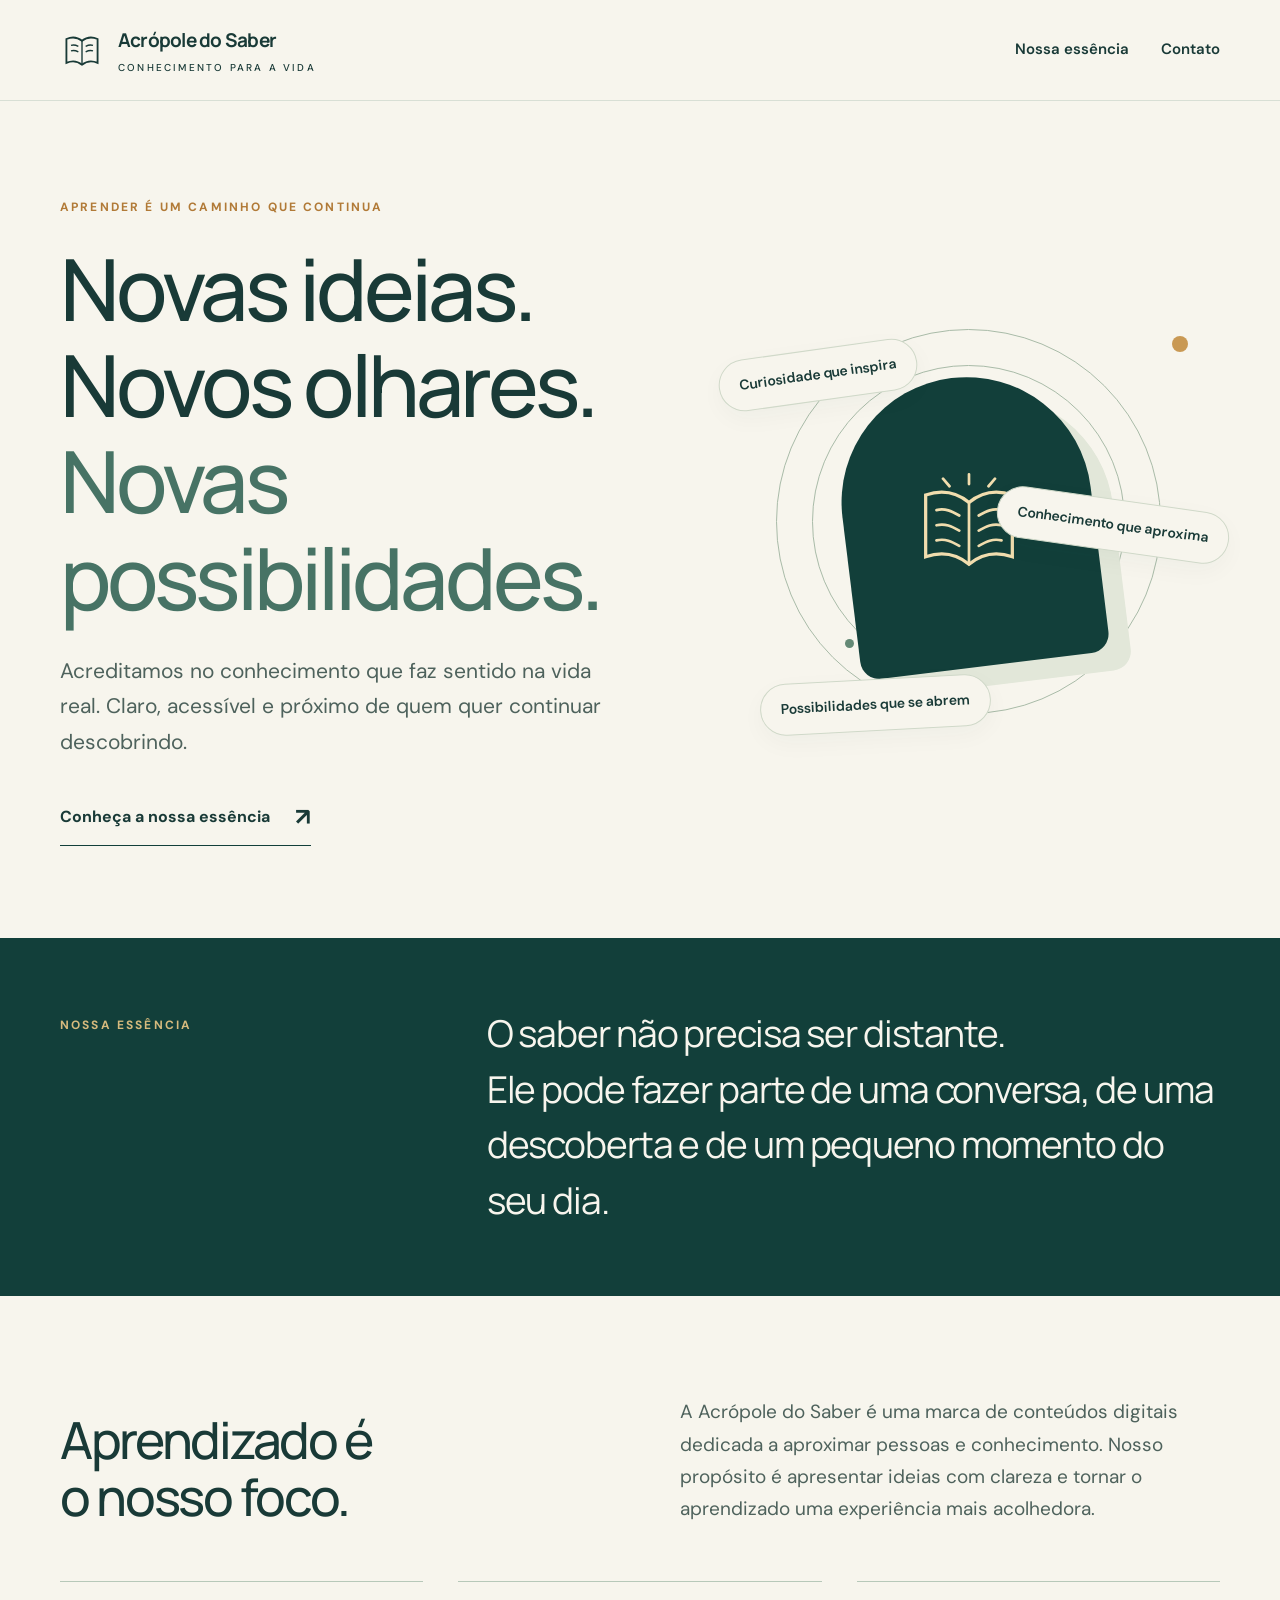
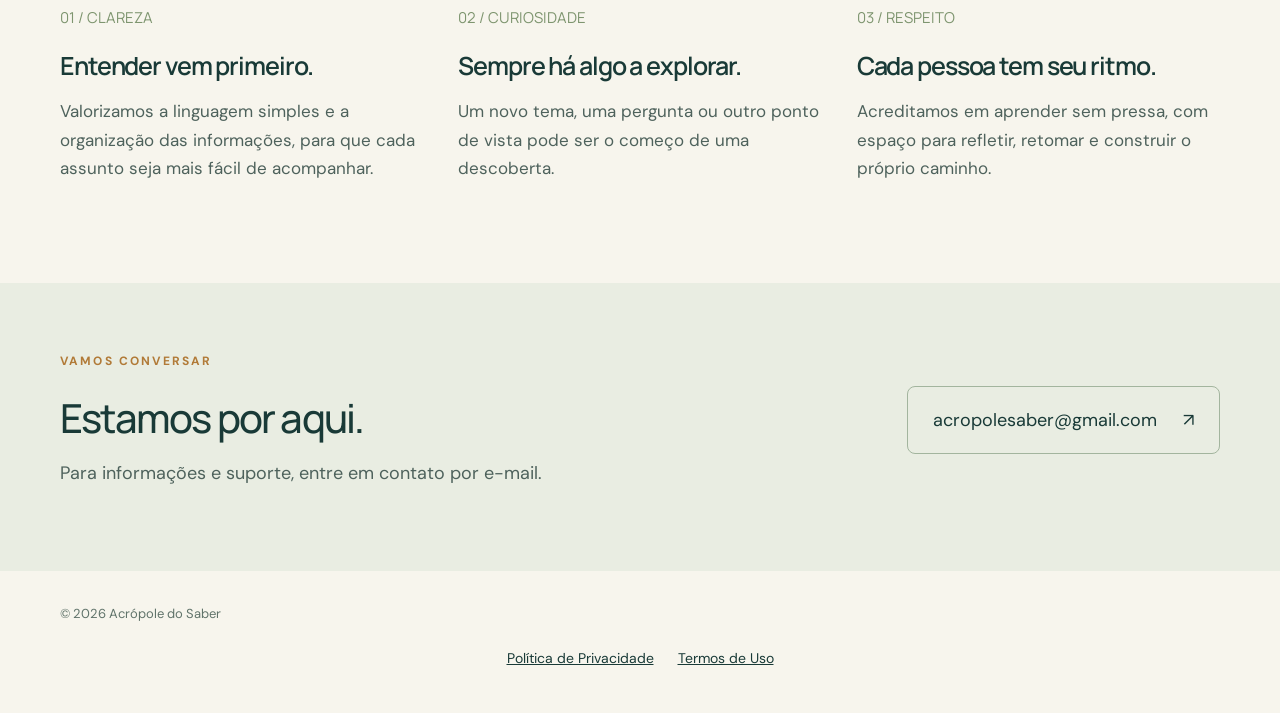
<file: index.html>
<!doctype html>
<html lang="pt-BR">
<head>
  <meta charset="utf-8">
  <meta name="viewport" content="width=device-width,initial-scale=1">
  <title>Acrópole do Saber | Conhecimento para a vida</title>
  <meta name="description" content="Acrópole do Saber: uma marca dedicada a tornar o conhecimento mais claro, acessível e próximo do dia a dia. Aprender é um caminho que continua.">
  <meta name="theme-color" content="#123f3a">
  <meta name="facebook-domain-verification" content="ef6sqevnes3hhn8mv7p3bhau8fu4ef">
  <link rel="canonical" href="https://acropoledosaber.com.br/">
  <meta property="og:title" content="Acrópole do Saber — Conhecimento para a vida">
  <meta property="og:description" content="Novas ideias, novos olhares. Acreditamos em um aprendizado claro, acessível e presente no cotidiano.">
  <meta property="og:type" content="website">
  <meta property="og:url" content="https://acropoledosaber.com.br/">
  <link rel="icon" href="favicon-acropole.svg" type="image/svg+xml">
  <link rel="preconnect" href="https://fonts.googleapis.com">
  <link rel="preconnect" href="https://fonts.gstatic.com" crossorigin>
  <link href="https://fonts.googleapis.com/css2?family=DM+Sans:wght@400;500;600;700&family=Manrope:wght@400;500;600;700;800&display=swap" rel="stylesheet">
  <style>
    :root{--forest:#123f3a;--ink:#193a37;--text:#4e625c;--cream:#f7f5ed;--gold:#b17a37;--line:#d8dfd5}*{box-sizing:border-box}html{scroll-behavior:smooth;scroll-padding-top:100px}body{margin:0;background:var(--cream);color:var(--ink);font:18px/1.7 'DM Sans',sans-serif}a{color:inherit}h1,h2,h3,p{margin:0}h1,h2,h3{font-family:Manrope,sans-serif;letter-spacing:-.045em;line-height:1.12}h1{font-size:clamp(48px,6.7vw,88px);font-weight:500}h2{font-size:clamp(36px,4vw,53px);font-weight:500}h3{font-size:25px;font-weight:600}p{color:var(--text)}.wrap{width:min(1160px,calc(100% - 64px));margin:auto}.header{border-bottom:1px solid var(--line)}.nav{display:flex;justify-content:space-between;align-items:center;min-height:100px;gap:24px}.brand{display:flex;align-items:center;gap:14px;text-decoration:none}.brand svg{width:44px;height:44px}.brand b{font:700 19px/1.2 Manrope,sans-serif;letter-spacing:-.04em}.brand span{display:block;font:500 10px 'DM Sans',sans-serif;letter-spacing:.22em;text-transform:uppercase;margin-top:5px}.nav nav{display:flex;gap:32px;font-size:15px;font-weight:600}.nav nav a{text-decoration:none}.nav nav a:hover{color:var(--gold)}.eyebrow{display:block;font-size:12px;font-weight:700;letter-spacing:.18em;text-transform:uppercase;color:var(--gold);margin-bottom:24px}.hero{padding:96px 0 92px;overflow:hidden}.hero-grid{display:grid;grid-template-columns:1.2fr 1fr;gap:55px;align-items:center}.hero h1 em{font-style:normal;color:#477365}.hero p{font-size:21px;max-width:560px;margin-top:28px}.text-link{display:inline-flex;align-items:center;gap:25px;font-weight:700;text-decoration:none;border-bottom:1px solid var(--forest);padding-bottom:8px;margin-top:36px;font-size:16px}.text-link span{font-size:24px}.knowledge-art{height:475px;position:relative;display:flex;align-items:center;justify-content:center}.orbit{position:absolute;width:385px;height:385px;border:1px solid #a9bba8;border-radius:50%}.orbit:before,.orbit:after{content:'';position:absolute;border:1px solid #a9bba8;border-radius:50%;inset:35px}.orbit:after{inset:75px}.art-center{position:relative;width:250px;height:290px;border-radius:130px 130px 20px 20px;background:var(--forest);box-shadow:20px 20px 0 #e2e7d9;display:grid;place-items:center;transform:rotate(-7deg)}.art-center svg{width:130px;height:130px;color:#f1ddae;transform:rotate(7deg)}.art-tag{position:absolute;padding:13px 20px;border:1px solid #d0d9c9;border-radius:99px;background:var(--cream);font-size:14px;font-weight:600;box-shadow:0 8px 24px #123f3a09}.tag-a{left:0;top:65px;transform:rotate(-8deg)}.tag-b{right:-10px;top:215px;transform:rotate(8deg)}.tag-c{left:42px;bottom:28px;transform:rotate(-3deg)}.art-dot{position:absolute;width:16px;height:16px;right:32px;top:52px;background:#c99954;border-radius:50%}.art-dot:after{content:'';position:absolute;width:9px;height:9px;left:-327px;top:303px;background:#648975;border-radius:50%}.manifesto{background:var(--forest);padding:68px 0;color:var(--cream)}.manifesto .wrap{display:grid;grid-template-columns:1fr 2fr;gap:60px;align-items:start}.manifesto .eyebrow{color:#d6ba7d;margin-top:9px}.manifesto p{font:400 clamp(25px,3vw,37px)/1.5 Manrope,sans-serif;letter-spacing:-.03em;color:var(--cream)}.about{padding:100px 0}.about-heading{display:grid;grid-template-columns:1fr 1fr;gap:80px;align-items:end;margin-bottom:55px}.about-heading p{font-size:19px}.values{display:grid;grid-template-columns:repeat(3,1fr);gap:35px}.value{border-top:1px solid #b7c8b9;padding-top:25px}.value .index{font:400 15px Manrope,sans-serif;color:#7e956f;display:block;margin-bottom:24px}.value h3{margin-bottom:17px}.value p{font-size:17px}.contact{padding:68px 0 82px;background:#e9ede2}.contact .wrap{display:flex;align-items:center;justify-content:space-between;gap:45px}.contact h2{font-size:40px}.contact p{margin-top:18px}.mail{display:inline-flex;align-items:center;gap:26px;text-decoration:none;border:1px solid #a3b59e;border-radius:8px;padding:18px 25px;white-space:nowrap;font-size:18px}.mail:hover{background:#dce4d2}.footer{padding:32px 0}.footer .wrap{display:flex;justify-content:space-between;gap:25px;color:#60736a;font-size:13px}.skip{position:fixed;top:-100px;left:12px;background:white;padding:12px;z-index:99}.skip:focus{top:12px}a:focus-visible{outline:3px solid var(--gold);outline-offset:6px}
    @media(max-width:800px){.wrap{width:calc(100% - 40px)}.hero{padding:55px 0}.hero-grid{grid-template-columns:1fr;gap:12px}.hero h1{font-size:58px}.hero p{font-size:19px}.knowledge-art{width:min(440px,100%);height:395px;margin:12px auto 0}.orbit{width:315px;height:315px}.art-center{width:210px;height:245px}.art-center svg{width:110px}.art-tag{font-size:12px;padding:10px 14px}.tag-a{top:50px}.tag-b{top:190px;right:0}.tag-c{bottom:14px}.art-dot{right:28px;top:35px}.manifesto .wrap{grid-template-columns:1fr;gap:0}.manifesto{padding:50px 0}.about{padding:65px 0}.about-heading{grid-template-columns:1fr;gap:24px;margin-bottom:40px}.values{grid-template-columns:1fr;gap:32px}.value .index{margin-bottom:15px}.contact .wrap{display:block}.contact h2{font-size:34px}.mail{font-size:16px;padding:16px 18px;margin-top:28px;white-space:normal;overflow-wrap:anywhere}.contact{padding:50px 0}.footer .wrap{flex-direction:column;gap:8px}.nav{min-height:90px}.nav nav{gap:16px;font-size:13px}.brand b{font-size:16px}.brand svg{width:35px}.brand{gap:9px}.brand span{font-size:8px}}@media(max-width:390px){.hero h1{font-size:47px}.nav nav a:first-child{display:none}.knowledge-art{height:360px}.orbit{width:280px;height:280px}.art-dot:after{left:-260px}}@media(prefers-reduced-motion:reduce){html{scroll-behavior:auto}}
  </style>
</head>
<body>
<a class="skip" href="#principal">Pular para o conteúdo</a>
<header class="header"><div class="wrap nav"><a class="brand" href="#inicio" aria-label="Acrópole do Saber, início"><svg viewBox="0 0 48 48" fill="none" aria-hidden="true"><path d="M7 12c7-3 12-2 17 2 5-4 10-5 17-2v26c-7-3-12-2-17 2-5-4-10-5-17-2V12Z" stroke="currentColor" stroke-width="2"/><path d="M24 14v26M12 19c3-1 6 0 8 1M28 20c2-1 5-2 8-1M12 25c3-1 6 0 8 1M28 26c2-1 5-2 8-1" stroke="currentColor" stroke-width="1.5"/></svg><div><b>Acrópole do Saber</b><span>Conhecimento para a vida</span></div></a><nav aria-label="Principal"><a href="#sobre">Nossa essência</a><a href="#contato">Contato</a></nav></div></header>
<main id="principal">
<section class="hero" id="inicio"><div class="wrap hero-grid"><div><span class="eyebrow">Aprender é um caminho que continua</span><h1>Novas ideias.<br>Novos olhares.<br><em>Novas possibilidades.</em></h1><p>Acreditamos no conhecimento que faz sentido na vida real. Claro, acessível e próximo de quem quer continuar descobrindo.</p><a class="text-link" href="#sobre">Conheça a nossa essência <span aria-hidden="true">↗</span></a></div><div class="knowledge-art" role="img" aria-label="Ilustração de um livro aberto cercado pelas palavras curiosidade, conhecimento e possibilidades"><div class="orbit"></div><div class="art-center"><svg viewBox="0 0 120 120" fill="none" aria-hidden="true"><path d="M20 35c15-5 28-3 40 7 12-10 25-12 40-7v57c-15-5-28-3-40 7-12-10-25-12-40-7V35Z" stroke="currentColor" stroke-width="3"/><path d="M60 42v57M30 49c8-2 14 1 21 5M69 54c7-4 13-7 21-5M30 63c8-2 14 1 21 5M69 68c7-4 13-7 21-5M30 77c8-2 14 1 21 5M69 82c7-4 13-7 21-5M60 25v-9M78 27l6-7M42 27l-6-7" stroke="currentColor" stroke-width="2.5" stroke-linecap="round"/></svg></div><span class="art-tag tag-a">Curiosidade que inspira</span><span class="art-tag tag-b">Conhecimento que aproxima</span><span class="art-tag tag-c">Possibilidades que se abrem</span><span class="art-dot"></span></div></div></section>
<section class="manifesto" id="sobre"><div class="wrap"><span class="eyebrow">Nossa essência</span><p>O saber não precisa ser distante.<br>Ele pode fazer parte de uma conversa, de uma descoberta e de um pequeno momento do seu dia.</p></div></section>
<section class="about"><div class="wrap"><div class="about-heading"><h2>Aprendizado é<br>o nosso foco.</h2><p>A Acrópole do Saber é uma marca de conteúdos digitais dedicada a aproximar pessoas e conhecimento. Nosso propósito é apresentar ideias com clareza e tornar o aprendizado uma experiência mais acolhedora.</p></div><div class="values"><article class="value"><span class="index">01 / CLAREZA</span><h3>Entender vem primeiro.</h3><p>Valorizamos a linguagem simples e a organização das informações, para que cada assunto seja mais fácil de acompanhar.</p></article><article class="value"><span class="index">02 / CURIOSIDADE</span><h3>Sempre há algo a explorar.</h3><p>Um novo tema, uma pergunta ou outro ponto de vista pode ser o começo de uma descoberta.</p></article><article class="value"><span class="index">03 / RESPEITO</span><h3>Cada pessoa tem seu ritmo.</h3><p>Acreditamos em aprender sem pressa, com espaço para refletir, retomar e construir o próprio caminho.</p></article></div></div></section>
<section class="contact" id="contato"><div class="wrap"><div><span class="eyebrow">Vamos conversar</span><h2>Estamos por aqui.</h2><p>Para informações e suporte, entre em contato por e-mail.</p></div><a class="mail" href="mailto:acropolesaber@gmail.com">acropolesaber@gmail.com <span aria-hidden="true">↗</span></a></div></section>
</main>
<footer class="footer"><div class="wrap"><span>© 2026 Acrópole do Saber</span></div><div data-legal-links style="width:100%;display:flex;flex-wrap:wrap;justify-content:center;gap:12px 24px;padding:22px 20px 10px;font-size:14px;line-height:1.7"><a href="./privacidade-e-termos/#privacidade">Política de Privacidade</a><a href="./privacidade-e-termos/#termos">Termos de Uso</a></div></footer>
</body>
</html>
</file>
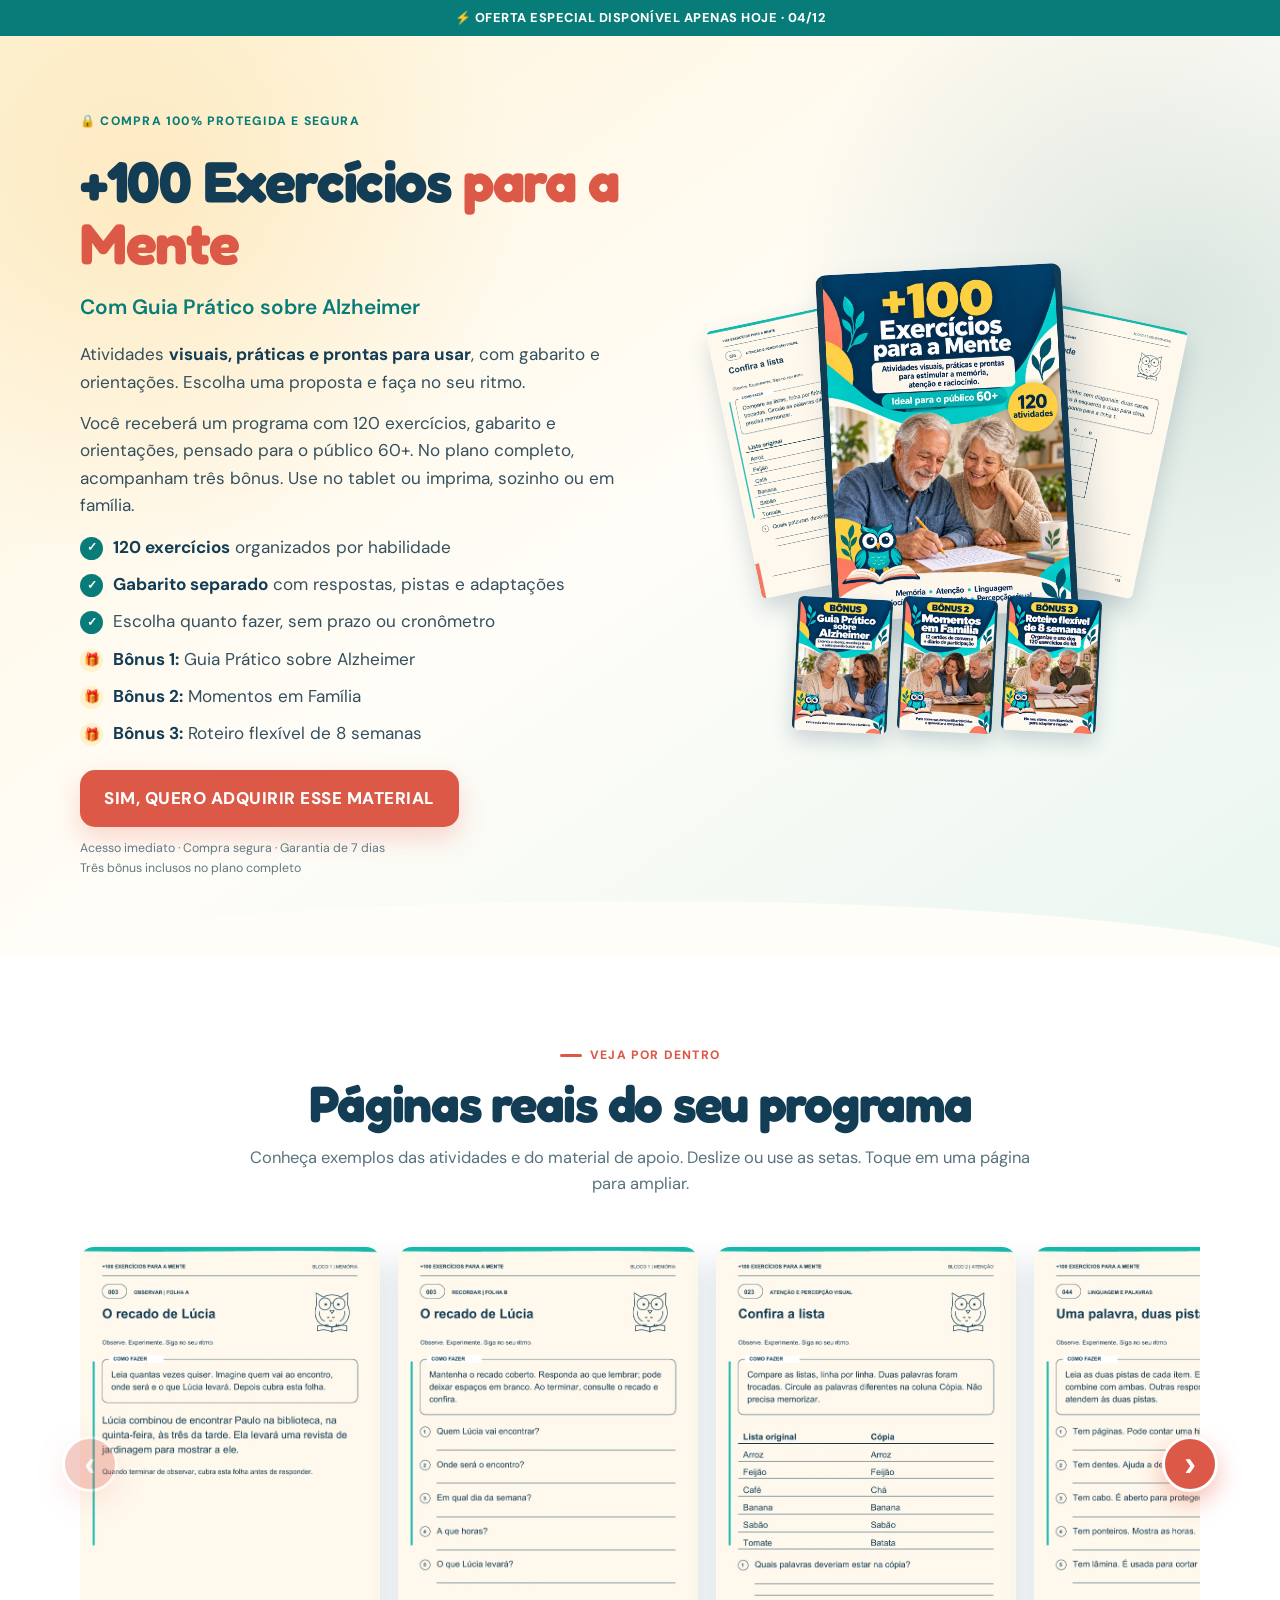
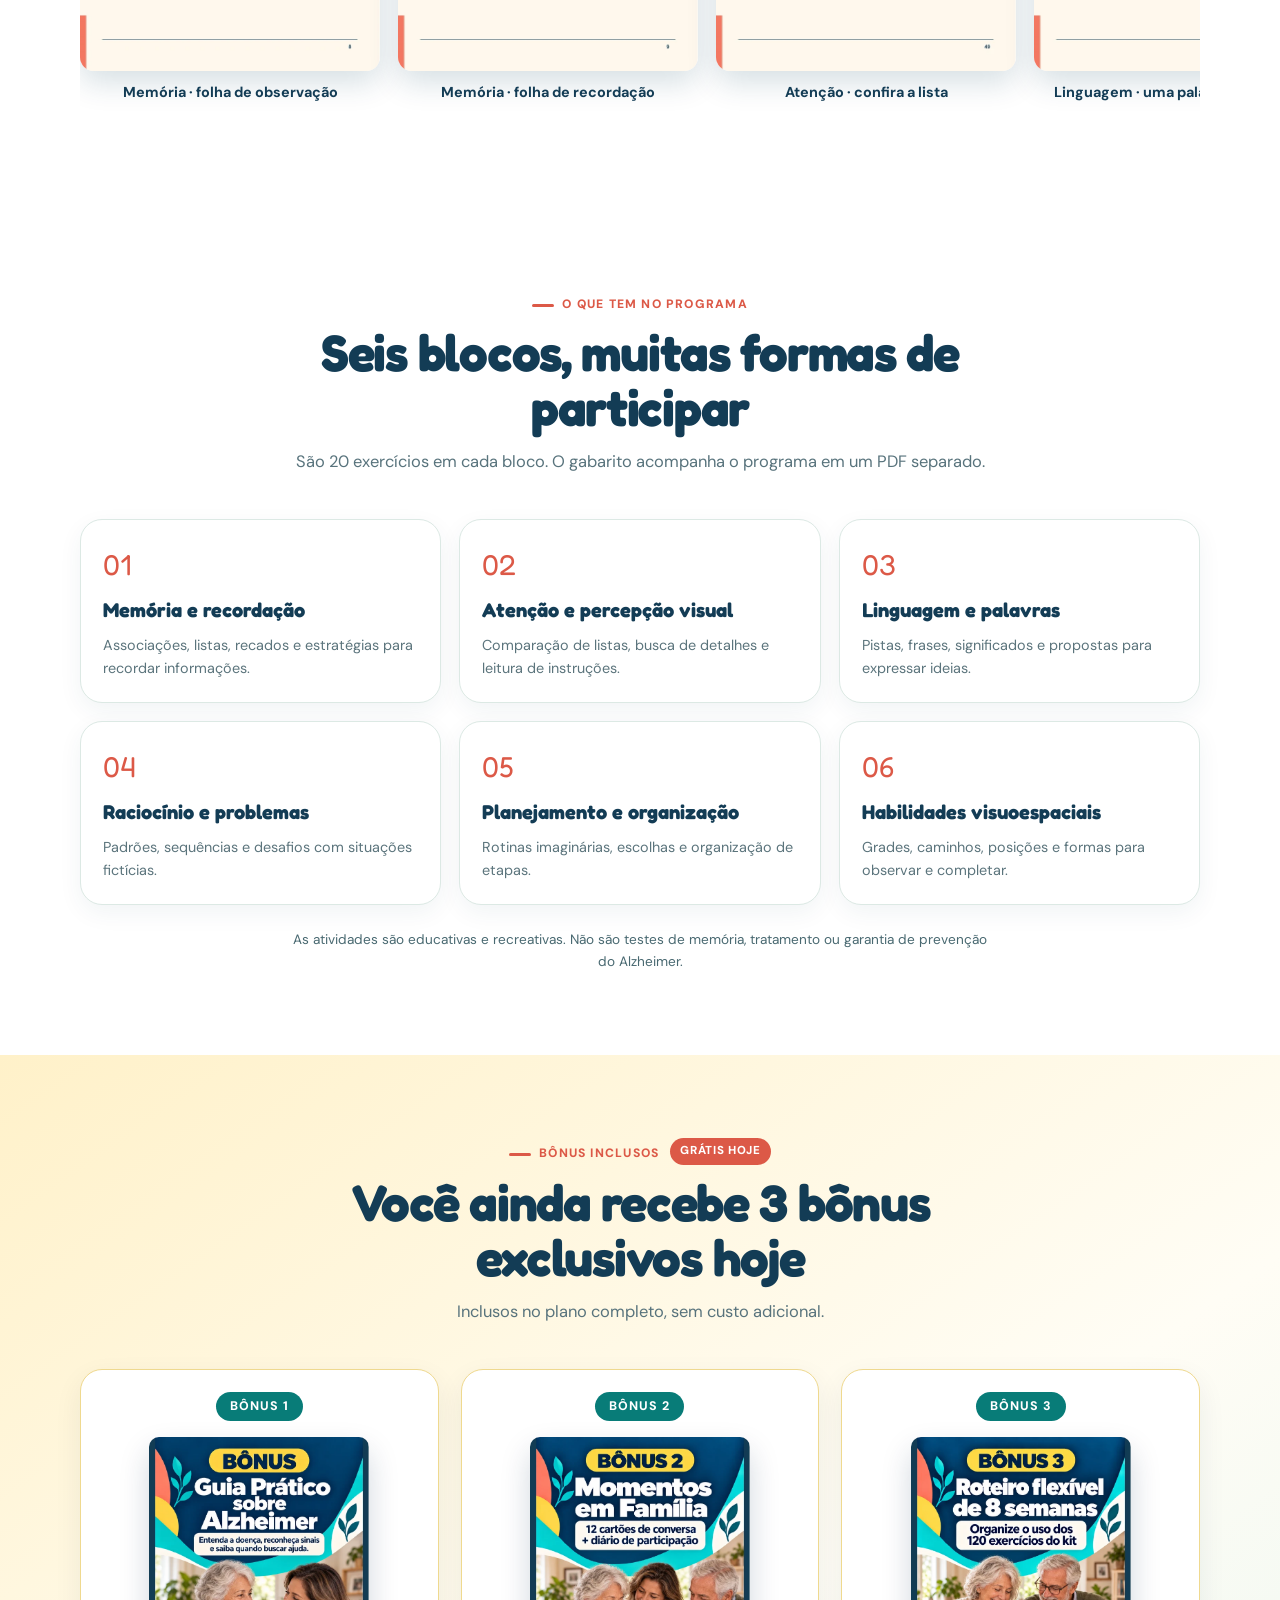
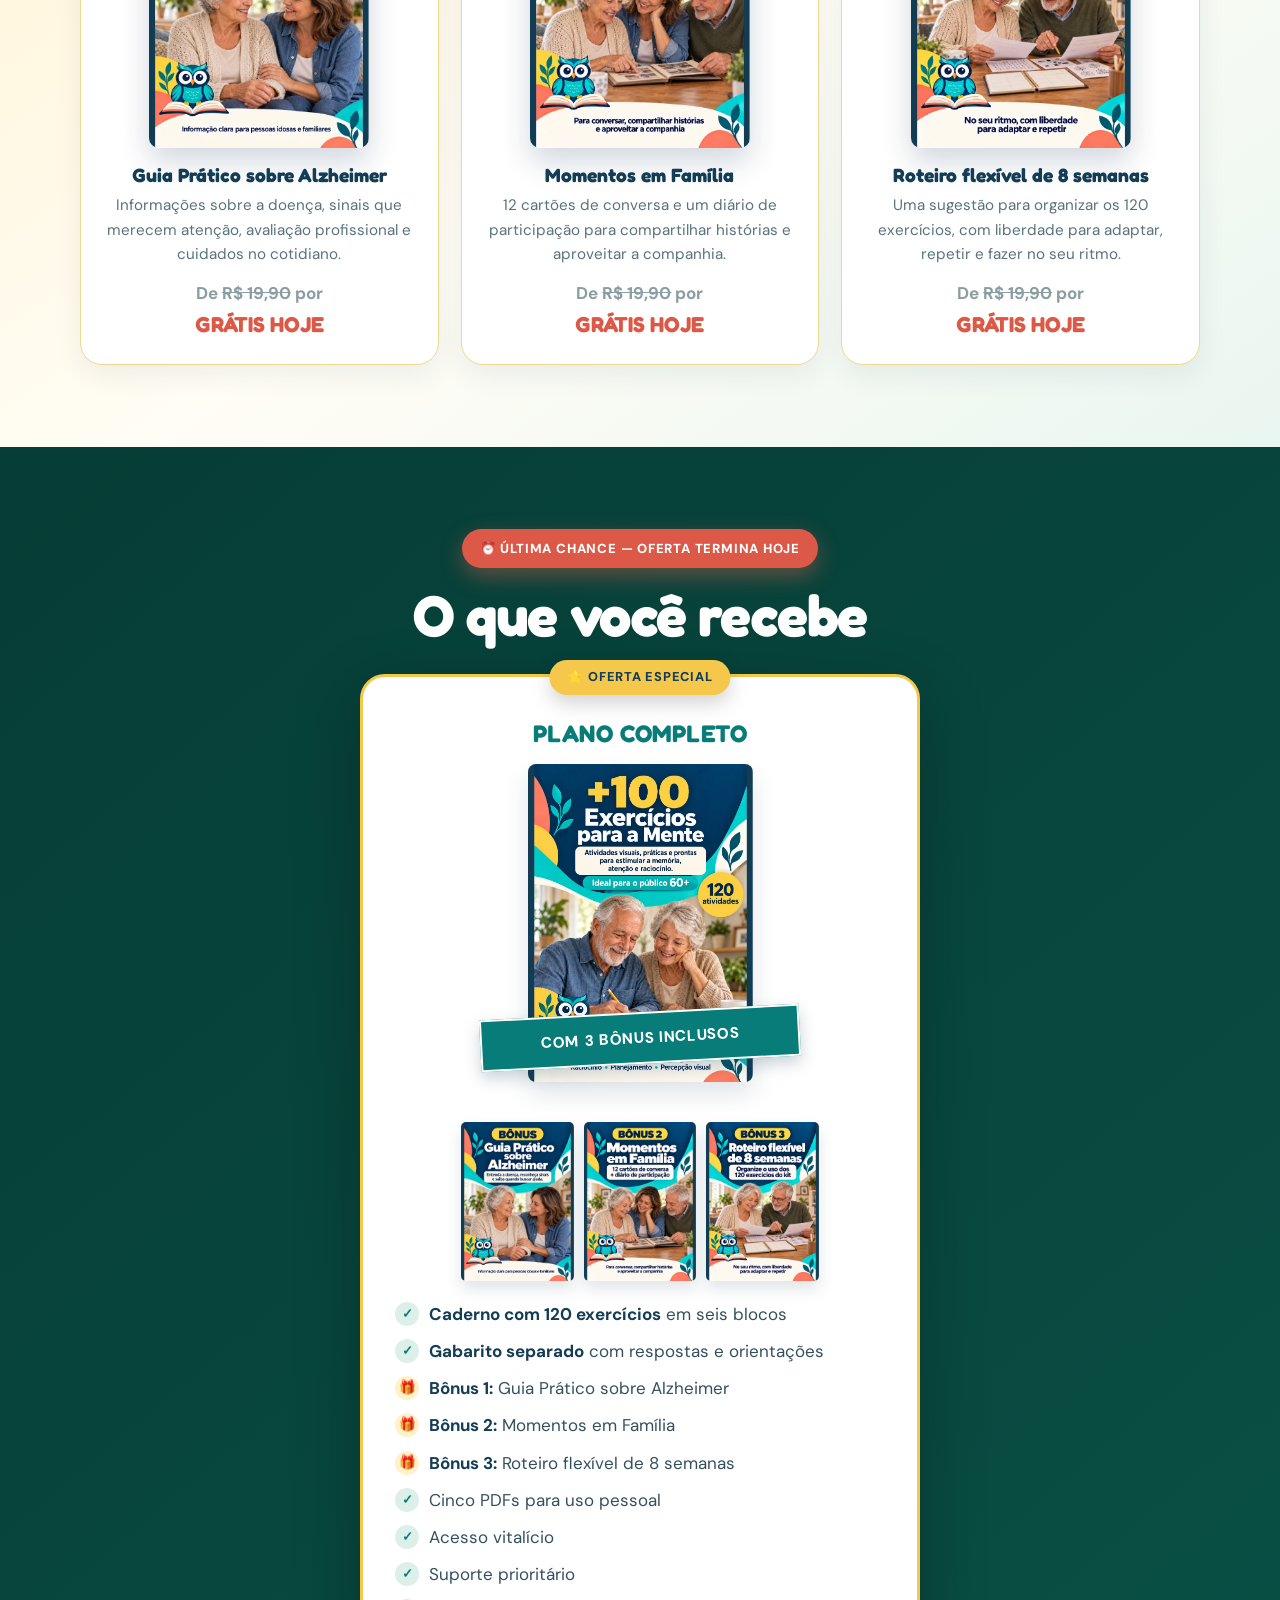
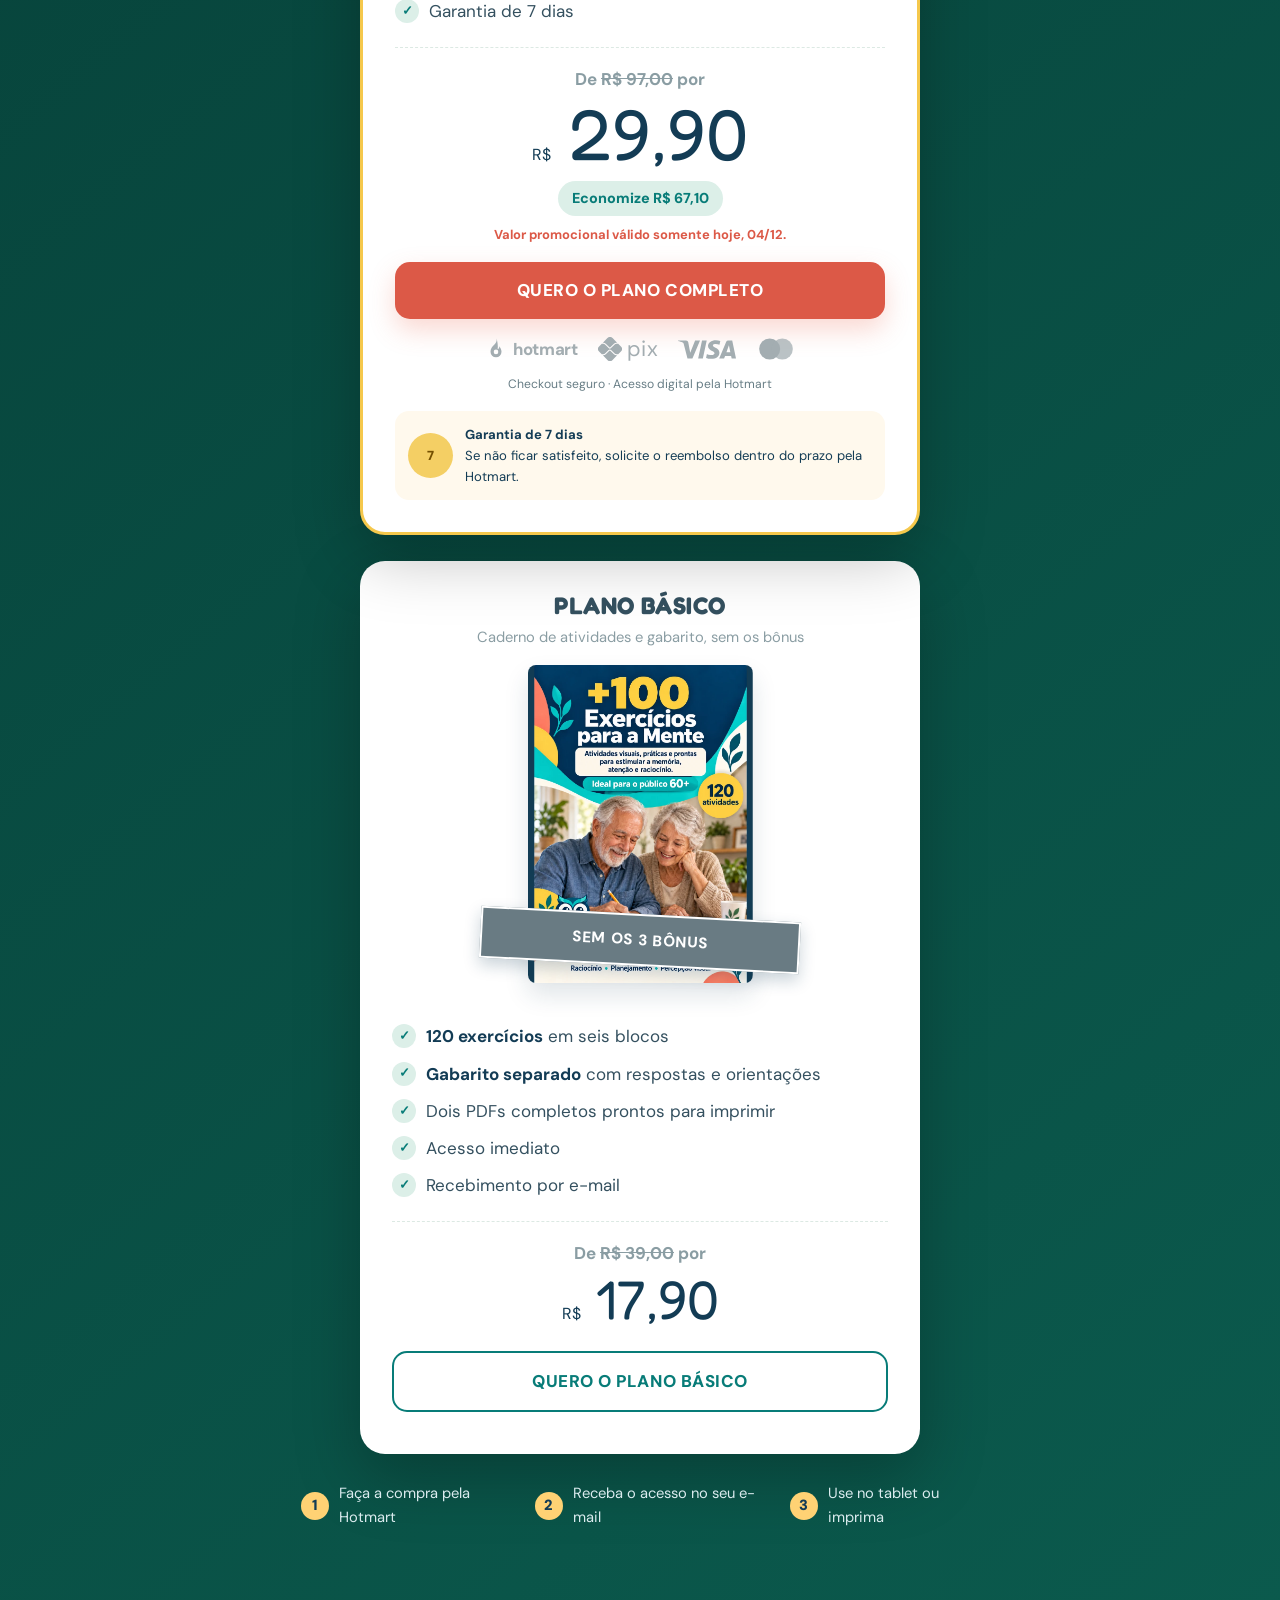
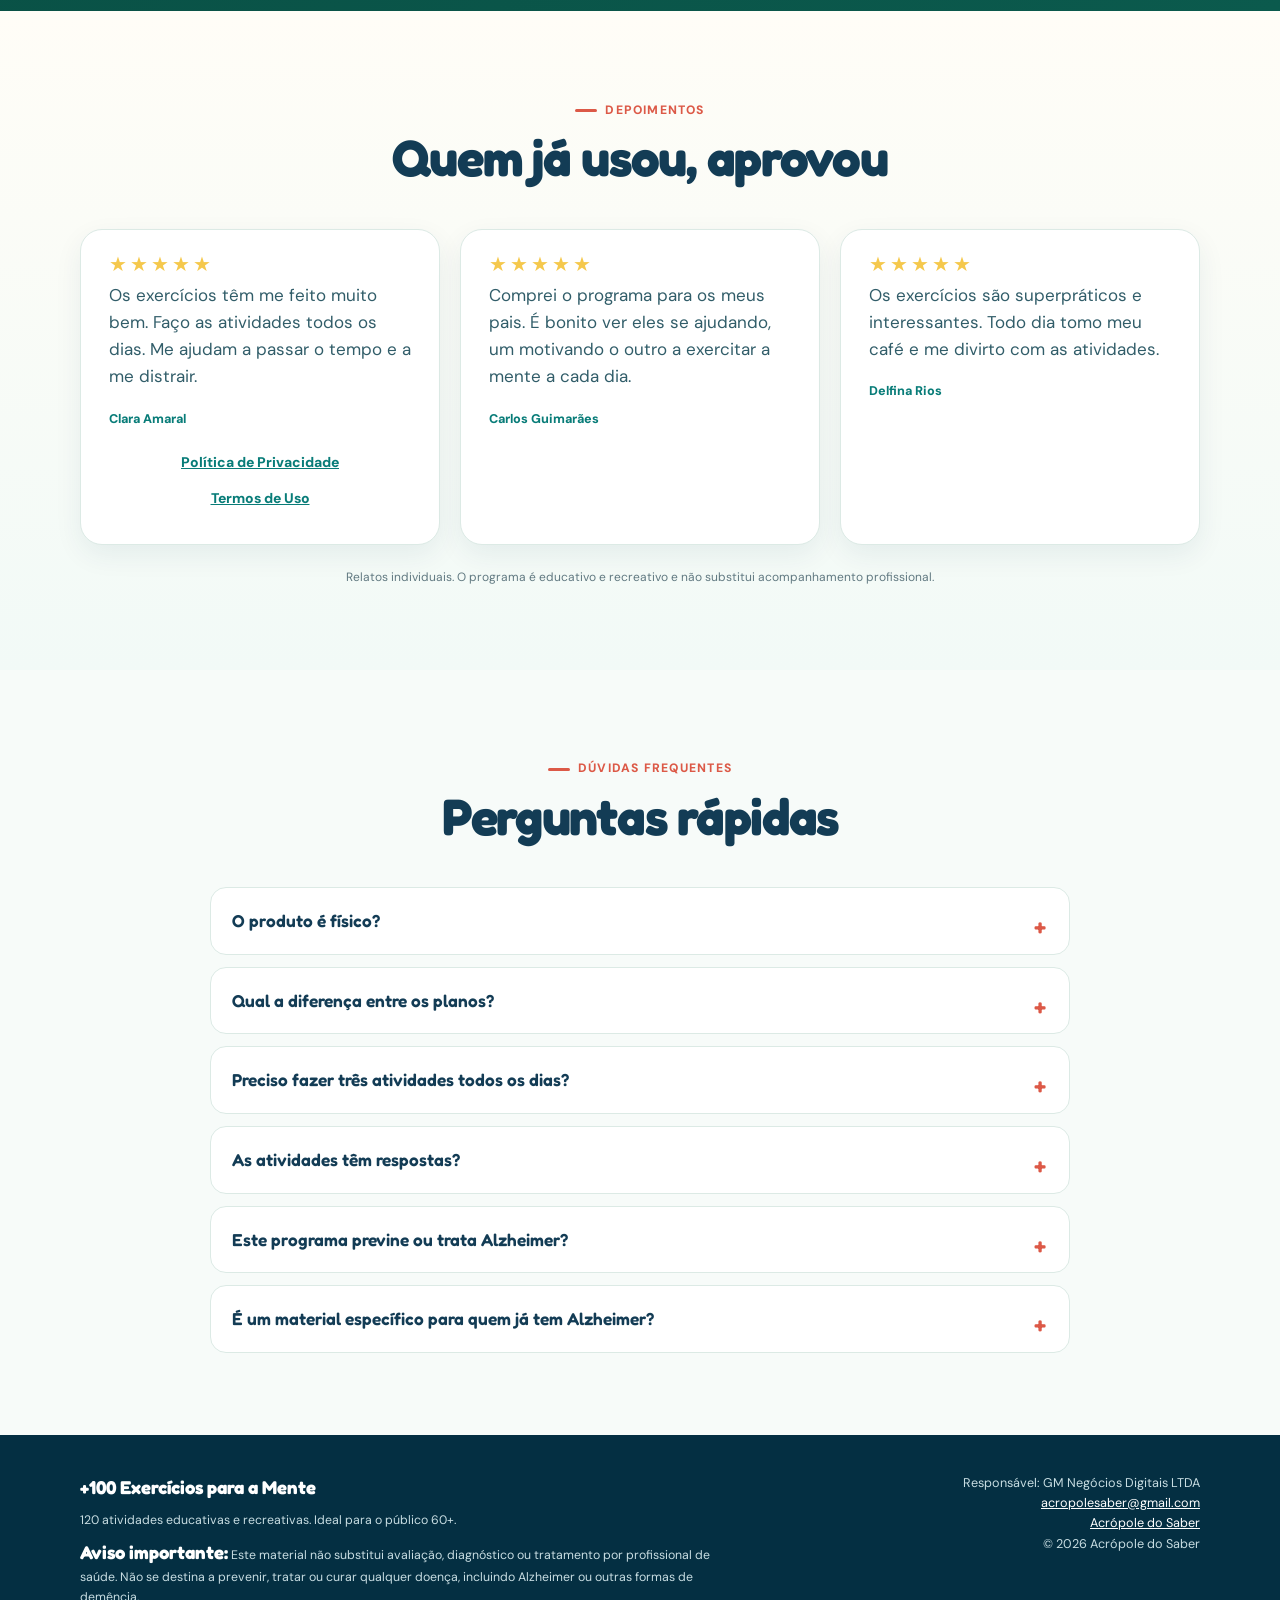
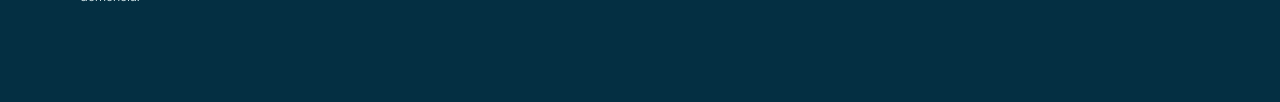
<file: 120-exercicios-para-a-mente/index.html>
<!doctype html><html lang="pt-BR"><head><meta charset="utf-8"><meta name="viewport" content="width=device-width,initial-scale=1"><title>+100 Exercícios para a Mente | 120 atividades e 3 bônus</title><meta name="description" content="120 atividades visuais e práticas para exercitar memória, atenção e raciocínio. programa digital com gabarito e três bônus no plano completo. Ideal para o público 60+."><meta name="theme-color" content="#133c55"><link rel="canonical" href="https://acropoledosaber.com.br/120-exercicios-para-a-mente/"><meta property="og:title" content="+100 Exercícios para a Mente | 120 atividades"><meta property="og:description" content="Atividades prontas para usar, gabarito e três bônus no plano completo. Faça no seu ritmo."><meta property="og:type" content="website"><meta property="og:url" content="https://acropoledosaber.com.br/120-exercicios-para-a-mente/"><meta property="og:image" content="https://acropoledosaber.com.br/120-exercicios-para-a-mente/assets/capa.webp"><meta property="og:image:alt" content="Capa do programa +100 Exercícios para a Mente"><link rel="icon" href="favicon.svg" type="image/svg+xml"><link rel="preconnect" href="https://fonts.googleapis.com"><link rel="preconnect" href="https://fonts.gstatic.com" crossorigin><link href="https://fonts.googleapis.com/css2?family=DM+Sans:wght@400;500;600;700;800&amp;family=Fredoka:wght@500;600;700&amp;display=swap" rel="stylesheet"><style>
    :root{--ink:#08284b;--text:#34505f;--teal:#0b5a4d;--coral:#ec6f5e;--gold:#f4b940;--cream:#fffaf0;--paper:#fffdf8;--mint:#eaf6f1;--line:#dce9e3;--shadow:0 20px 55px rgba(8,40,75,.12)}
    *{box-sizing:border-box}html{scroll-behavior:smooth}body{margin:0;color:var(--ink);font-family:"DM Sans",sans-serif;background:var(--paper);font-size:17px;line-height:1.6}img{display:block;max-width:100%;height:auto}a{color:inherit}.wrap{width:min(1120px,calc(100% - 40px));margin:auto}.display{font-family:"Fredoka",sans-serif;line-height:1.08;letter-spacing:-.025em}.eyebrow{display:inline-flex;align-items:center;gap:8px;color:var(--coral);font-size:.76rem;font-weight:800;letter-spacing:.1em;text-transform:uppercase}.eyebrow:before{content:"";width:22px;height:3px;border-radius:9px;background:currentColor}.secure-eyebrow{color:var(--teal)}.secure-eyebrow:before{display:none}.button{display:inline-flex;align-items:center;justify-content:center;padding:15px 24px;border-radius:15px;background:var(--coral);box-shadow:0 11px 26px rgba(237,98,74,.25);color:#fff;font-weight:800;text-decoration:none;transition:.2s}.button:hover{transform:translateY(-2px);box-shadow:0 15px 32px rgba(237,98,74,.31)}.button.teal{background:var(--teal)}.micro{color:#607981;font-size:.77rem}.notice{padding:8px 18px;background:var(--coral);color:#fff;text-align:center;font-size:.8rem;font-weight:800;letter-spacing:.04em}
    section{padding:82px 0}.hero{position:relative;overflow:hidden;padding:70px 0 78px;background:radial-gradient(circle at 12% 18%,rgba(244,185,64,.2),transparent 27%),radial-gradient(circle at 91% 30%,rgba(11,90,77,.14),transparent 29%),linear-gradient(145deg,#fff4d9,#fffdf8 52%,#eaf6f1)}.hero:after{content:"";position:absolute;left:-5%;right:-5%;bottom:-105px;height:160px;border-radius:50% 50% 0 0;background:var(--paper)}.hero-grid{position:relative;z-index:1;display:grid;grid-template-columns:1.05fr .95fr;gap:54px;align-items:center}.hero h1{max-width:720px;margin:16px 0 19px;font-size:clamp(2.75rem,5.4vw,5rem)}.hero h1 span{color:var(--coral)}.hero .lead{max-width:600px;margin:0 0 14px;color:var(--text);font-size:1.07rem}.hero .lead strong{color:var(--ink)}.receive{display:grid;gap:10px;max-width:600px;margin:0 0 22px;padding:0;list-style:none}.receive li{position:relative;padding-left:33px;color:var(--text);font-size:1.07rem;text-align:left}.receive li strong{color:var(--ink)}.receive li:before{content:"✓";position:absolute;left:0;top:3px;display:grid;width:23px;height:23px;place-items:center;border-radius:50%;background:var(--teal);color:#fff;font-size:.75rem;font-weight:900}.hero-price{margin:0 0 14px;color:var(--text);font-weight:700}.hero-price s{color:#8a9da3}.hero-price strong{color:var(--coral);font-family:"Fredoka";font-size:1.8rem}.trust{margin:12px 0 0}.hero-actions{display:flex;flex-wrap:wrap;align-items:center;gap:14px}.hero-art{position:relative}.hero-art img{border-radius:28px;box-shadow:var(--shadow)}.hero-badge{position:absolute;right:-10px;bottom:26px;max-width:175px;padding:12px 16px;border:2px solid var(--gold);border-radius:20px;background:#fff;color:#795104;font-family:"Fredoka";font-size:.9rem;font-weight:700;text-align:center;box-shadow:0 12px 28px rgba(90,60,0,.15);transform:rotate(-3deg);z-index:3}
    .section-head{max-width:780px;margin:0 auto 43px;text-align:center}.section-head .eyebrow{justify-content:center}.section-head h2{margin:10px 0 14px;font-size:clamp(2.1rem,4vw,3.5rem)}.section-head p{margin:0;color:#58737c;font-size:1.03rem}
    .contents{background:#fff}.topics{display:grid;grid-template-columns:repeat(3,1fr);gap:18px}.topic{padding:22px;border:1px solid #dce9e4;border-radius:22px;background:#fff;box-shadow:0 8px 25px rgba(7,63,87,.06)}.topic .num{font-family:"Fredoka";font-size:1.8rem;color:var(--coral)}.topic h3{margin:6px 0 8px;font-family:"Fredoka";font-size:1.25rem}.topic p{margin:0;color:#5b747c;font-size:.9rem}.center-cta{text-align:center;margin-top:34px}
    .inside{background:var(--cream)}.carousel{position:relative}.track{display:flex;gap:18px;overflow-x:auto;padding:6px 4px 20px;scroll-snap-type:x mandatory;scrollbar-width:thin}.page{flex:0 0 min(300px,76%);margin:0;scroll-snap-align:center}.page button{display:block;width:100%;padding:0;border:0;background:none;cursor:zoom-in}.page img{width:100%;height:auto;border-radius:14px;box-shadow:0 12px 30px rgba(7,63,87,.16)}.page figcaption{margin-top:10px;font-size:.9rem;font-weight:700;text-align:center}.car-btn{position:absolute;top:calc(50% - 46px);z-index:2;display:grid;width:56px;height:56px;place-items:center;padding:0 0 4px;border:3px solid #fff;border-radius:50%;background:var(--coral);box-shadow:0 10px 24px rgba(237,98,74,.4);color:#fff;font-size:2.2rem;font-weight:700;line-height:1;cursor:pointer;transition:opacity .2s,transform .2s}.car-btn:hover{transform:scale(1.08)}.car-btn[disabled]{opacity:.3;cursor:default;transform:none}.car-btn.prev{left:-18px}.car-btn.next{right:-18px}.car-btn.next:not([disabled]){animation:nudge 1.6s ease-in-out infinite}@keyframes nudge{50%{transform:translateX(5px)}}.lightbox{max-width:min(760px,94vw);max-height:94vh;padding:0;border:0;background:transparent;overflow:visible}.lightbox::backdrop{background:rgba(4,47,66,.86)}.lightbox img{width:auto;max-height:90vh;margin:auto;border-radius:12px}.lightbox .close{position:absolute;top:-14px;right:-14px;width:40px;height:40px;border:0;border-radius:50%;background:#fff;color:var(--ink);font-size:1.5rem;cursor:pointer}.checklist{list-style:none;padding:0;margin:22px 0}.checklist li{position:relative;padding:8px 0 8px 33px}.checklist li:before{content:"✓";position:absolute;left:0;top:8px;display:grid;width:23px;height:23px;place-items:center;border-radius:50%;background:#dcefe8;color:var(--teal);font-weight:900}
    .testimonials{background:linear-gradient(180deg,#fffdf7,#f2faf7)}.testimonial-grid{display:grid;grid-template-columns:repeat(2,1fr);gap:20px}.testimonial{position:relative;margin:0;padding:24px 28px 24px;border:1px solid #dceae5;border-radius:22px;background:#fff;box-shadow:0 10px 28px rgba(7,63,87,.07);color:#315d69}.stars{color:var(--gold);font-size:1.25rem;letter-spacing:3px;line-height:1}.testimonial p{position:relative;margin:8px 0 18px}.testimonial footer{padding:0;background:none;color:var(--teal);font-size:.79rem;font-weight:800}.testimonial-note{max-width:720px;margin:23px auto 0;color:#617981;font-size:.75rem;text-align:center}
    .author-grid{display:grid;grid-template-columns:.78fr 1.22fr;gap:56px;align-items:center}.author-photo{position:relative}.author-photo:before{content:"";position:absolute;inset:-14px 19px 19px -14px;border:3px solid var(--coral);border-radius:34px}.author-photo img{position:relative;z-index:1;aspect-ratio:4/4.5;object-fit:cover;border-radius:30px;box-shadow:var(--shadow)}.author h2{margin:10px 0 8px;font-size:clamp(2.25rem,4vw,3.7rem)}.credentials{margin:0 0 19px;color:var(--teal);font-weight:800}.author-copy>p{color:#44656e}.facts{display:flex;flex-wrap:wrap;gap:13px;margin-top:25px}.fact{padding:13px 17px;border:1px solid var(--line);border-radius:16px;background:var(--cream);font-weight:700}.site-link{display:inline-block;margin-top:22px;color:var(--teal);font-weight:800;text-decoration:underline;text-underline-offset:4px}.site-link:hover{color:var(--coral)}.fact strong{display:block;color:var(--coral);font-family:"Fredoka";font-size:1.3rem}
    .bonus{position:relative;overflow:hidden;background:linear-gradient(145deg,#fff3c9,#fffdf5 58%,#edf8f4)}.bonus:before{content:"BÔNUS";position:absolute;right:-10px;top:5px;color:rgba(221,160,31,.08);font-family:"Fredoka";font-size:clamp(5rem,14vw,12rem);font-weight:700;line-height:1}.bonus-grid{position:relative;display:grid;grid-template-columns:.82fr 1.18fr;gap:60px;align-items:center}.bonus-cover{position:relative;width:min(430px,100%);margin:auto}.bonus-cover img{border-radius:25px;box-shadow:0 24px 55px rgba(104,68,5,.2);transform:rotate(-2deg)}.bonus-badge{position:absolute;right:-18px;top:28px;display:grid;width:92px;height:92px;place-items:center;border-radius:50%;background:var(--gold);box-shadow:0 12px 26px rgba(126,80,0,.23);color:#fff;font-family:"Fredoka";font-weight:700;line-height:1.05;text-align:center;transform:rotate(7deg)}.bonus h2{margin:11px 0 16px;font-size:clamp(2.25rem,4vw,3.7rem)}.bonus-copy>p{color:#496971}.bonus-name{margin:23px 0;padding:20px 22px;border:1px solid #ead296;border-radius:19px;background:#fff}.bonus-name strong{display:block;margin-bottom:4px;color:var(--coral);font-family:"Fredoka";font-size:1.3rem}.free-tag{display:inline-block;margin-left:6px;padding:4px 10px;border-radius:999px;background:var(--coral);color:#fff;font-size:.72rem;font-weight:800;letter-spacing:.06em;text-transform:uppercase;vertical-align:middle}.bonus-pages{display:flex;gap:10px;margin:0 0 8px}.bonus-pages button{flex:1;padding:0;border:1px solid #ead296;border-radius:10px;background:#fff;overflow:hidden;cursor:zoom-in}.bonus-pages img{width:100%;height:auto}.bonus-value{display:inline-block;padding:8px 13px;border-radius:999px;background:#e3f3ec;color:var(--teal);font-size:.83rem;font-weight:800}
    .offer{background:linear-gradient(140deg,#063d36,#0b5a4d);color:#fff}.offer-head{margin:0 auto 28px;text-align:center}.urgent-tag{display:inline-block;padding:9px 18px;border-radius:999px;background:var(--coral);box-shadow:0 8px 22px rgba(237,98,74,.4);color:#fff;font-size:.82rem;font-weight:800;letter-spacing:.06em;text-transform:uppercase;animation:pulse 1.8s ease-in-out infinite}@keyframes pulse{50%{transform:scale(1.05)}}.offer h2{margin:16px 0 0;font-size:clamp(2.2rem,4.5vw,3.6rem)}.offer-mockup{width:min(380px,100%);margin:-8px auto 6px;border-radius:18px}.offer-list{display:grid;gap:10px;margin:8px 0 22px;padding:0;list-style:none;text-align:left}.offer-list li{position:relative;padding-left:34px;color:var(--text)}.offer-list li strong{color:var(--ink)}.offer-list li:before{content:"✓";position:absolute;left:0;top:1px;display:grid;width:24px;height:24px;place-items:center;border-radius:50%;background:#dcefe8;color:var(--teal);font-size:.8rem;font-weight:900}.offer-list li.gift:before{content:"🎁";background:#fff1c9;font-size:.85rem}.steps{display:flex;flex-wrap:wrap;justify-content:center;gap:12px 26px;margin:28px 0 0;padding:0;list-style:none;counter-reset:step}.steps li{display:flex;gap:10px;align-items:center;color:#dbecef;font-size:.92rem;counter-increment:step}.steps li:before{content:counter(step);display:grid;flex:0 0 28px;height:28px;place-items:center;border-radius:50%;background:#ffd274;color:var(--ink);font-weight:900}.old-price{padding-top:18px;border-top:1px dashed var(--line);color:#8a9da3;font-weight:700}.save{display:inline-block;margin-top:4px;padding:6px 14px;border-radius:999px;background:#dcefe8;color:var(--teal);font-size:.9rem;font-weight:800}.pay{display:flex;flex-wrap:wrap;justify-content:center;align-items:center;gap:10px 20px;margin:6px 0 12px;color:#a3adb1}.pay-logo{display:inline-flex;align-items:center;gap:5px;height:28px}.pay-logo svg{width:24px;height:24px;fill:currentColor}.pay-logo b{font-size:1.05rem;font-weight:800;letter-spacing:-.02em}.pay-logo i{font-family:"DM Sans";font-size:1.35rem;font-style:normal;font-weight:400;letter-spacing:.02em}.pay-logo .pay-visa{width:58px;height:29px}.pay-logo .pay-mc{width:40px;height:26px}.price-card{max-width:560px;margin:auto;padding:32px;border-radius:25px;background:#fff;box-shadow:0 22px 65px rgba(0,0,0,.25);color:var(--ink);text-align:center}.price{margin:4px 0 7px;font-family:"Fredoka";font-size:4.5rem;line-height:1}.price small{font-family:"DM Sans";font-size:1rem}.launch-note{max-width:320px;margin:10px auto 0;color:var(--coral);font-size:.81rem;font-weight:700;line-height:1.4}.price-card .button{width:100%;margin:18px 0 10px}.secure{color:#687e86;font-size:.76rem}.guarantee{display:flex;gap:12px;align-items:center;margin-top:17px;padding:13px;border-radius:14px;background:var(--cream);font-size:.82rem;text-align:left}.seal{display:grid;flex:0 0 45px;width:45px;height:45px;place-items:center;border-radius:50%;background:#f4cf64;color:#745000;font-weight:900}
    .faq{background:#f7fbf9}.faq-list{display:grid;max-width:860px;margin:auto;gap:12px}.faq details{padding:0 21px;border:1px solid #dceae5;border-radius:16px;background:#fff}.faq summary{position:relative;padding:19px 35px 19px 0;cursor:pointer;list-style:none;font-family:"Fredoka";font-size:1.08rem;font-weight:600}.faq summary:after{content:"+";position:absolute;right:2px;color:var(--coral);font-size:1.5rem}.faq details[open] summary:after{content:"–"}.faq details p{margin:0 0 20px;color:#5b747c}
    body>footer{padding:38px 0 95px;background:#042f42;color:#c8dde2}.footer-grid{display:flex;justify-content:space-between;gap:30px}.footer-grid strong{color:#fff;font-family:"Fredoka";font-size:1.16rem}.footer-grid p{max-width:650px;margin:8px 0 0;font-size:.77rem}.footer-links{text-align:right;font-size:.79rem}.footer-links a{color:#fff}.mobile-buy{display:none}[data-today-prefix]:has(+[data-today]:empty){display:none}
    @media(max-width:900px){.hero-grid,.author-grid,.bonus-grid{grid-template-columns:1fr}.hero-copy{text-align:center}.hero .lead{margin-left:auto;margin-right:auto}.receive{display:inline-grid}.hero-actions{justify-content:center}.hero-art{width:min(480px,92%);margin:auto}.testimonial-grid,.topics{grid-template-columns:1fr 1fr}.bonus-grid{gap:38px}.bonus-cover{width:min(360px,85%)}.author-photo{width:min(500px,100%);margin:auto}.footer-grid{display:block}.footer-links{margin-top:20px;text-align:left}}
    @media(max-width:600px){.wrap{width:min(100% - 28px,1120px)}.notice{font-size:.69rem}.hero{padding-top:26px}.hero-grid{gap:0;text-align:center}.hero-copy{display:contents}.hero-copy>*{order:3}.hero-grid>.hero-copy>.eyebrow{order:0;justify-self:center}.hero h1{order:1;margin:10px 0 12px;font-size:2.15rem}.hero .lead-first{order:1;margin-bottom:18px}.hero-grid>.hero-art{order:2;width:min(340px,90%);margin:0 auto 24px}.receive li,.hero .lead{font-size:1rem}.car-btn{width:50px;height:50px;font-size:2rem}.car-btn.prev{left:4px}.car-btn.next{right:4px}.hero-badge{right:-2px;font-size:.8rem}.testimonial-grid,.topics{grid-template-columns:1fr}.topic,.testimonial{text-align:center}.author-copy,.bonus-copy{text-align:center}.checklist{text-align:left}.facts{justify-content:center}.fact{text-align:center}.guarantee{flex-direction:column;text-align:center}.price-card{padding:24px 18px}.urgent-tag{font-size:.72rem;padding:8px 14px}.steps{flex-direction:column;align-items:flex-start;width:max-content;margin-left:auto;margin-right:auto}.price{font-size:3.7rem}.mobile-buy{position:fixed;left:0;right:0;bottom:0;z-index:35;display:block;padding:10px 14px;border-top:1px solid var(--line);background:rgba(255,253,247,.96);transform:translateY(110%);visibility:hidden;transition:transform .3s,visibility .3s}.mobile-buy.show{transform:none;visibility:visible}.mobile-buy .button{width:100%;padding:13px}section{padding:62px 0}}
    .hero-logo{width:170px;margin:0 0 14px}
    .bonuses{background:linear-gradient(145deg,#fff1c9,#fffdf5 58%,#eaf6f1)}.bonus3-grid{display:grid;grid-template-columns:repeat(3,1fr);gap:22px}.bonus3{display:flex;flex-direction:column;align-items:center;padding:22px;border:1px solid #efd98f;border-radius:22px;background:#fff;box-shadow:0 10px 28px rgba(8,40,75,.07);text-align:center}.bonus3 .tag{padding:5px 14px;border-radius:999px;background:var(--teal);color:#fff;font-size:.78rem;font-weight:800;letter-spacing:.08em}.bonus3 button{width:min(220px,80%);margin:16px 0;padding:0;border:0;background:none;cursor:zoom-in}.bonus3 img{border-radius:10px;box-shadow:0 14px 30px rgba(8,40,75,.18)}.bonus3 h3{margin:0 0 6px;font-family:"Fredoka";font-size:1.2rem;line-height:1.2}.bonus3 p{margin:0 0 14px;color:#58737c;font-size:.95rem}.bonus3 .val{margin-top:auto;color:#8a9da3;font-weight:700}.bonus3 .val strong{display:block;color:var(--coral);font-family:"Fredoka";font-size:1.35rem}.testimonial-grid.three{grid-template-columns:repeat(3,1fr)}.toast{position:fixed;left:16px;bottom:16px;z-index:40;display:flex;gap:11px;align-items:center;width:min(370px,calc(100% - 32px));padding:12px 34px 12px 13px;border-left:4px solid var(--teal);border-radius:14px;background:#fff;box-shadow:0 12px 32px rgba(8,40,75,.24);color:var(--text);opacity:0;transform:translateY(140%);transition:opacity .4s,transform .4s,bottom .3s}.toast.show{opacity:1;transform:none}.toast.above-bar{bottom:84px}.toast-icon{display:grid;flex:0 0 34px;height:34px;place-items:center;border-radius:50%;background:var(--teal);color:#fff;font-weight:900}.toast-text{margin:0;font-size:.88rem;line-height:1.38}.toast-text strong{color:var(--ink)}.toast-close{position:absolute;top:4px;right:6px;padding:4px;border:0;background:none;color:#8a9da3;font-size:1.15rem;line-height:1;cursor:pointer}@media(prefers-reduced-motion:reduce){.toast{transition:none}}.receive li.gift:before{content:"🎁";background:#fff1c9;font-size:.8rem}.plan-full{position:relative;border:3px solid var(--gold)}.best-tag{position:absolute;top:-17px;left:50%;padding:7px 18px;border-radius:999px;background:var(--gold);box-shadow:0 8px 20px rgba(0,0,0,.18);color:var(--ink);font-size:.8rem;font-weight:800;letter-spacing:.06em;text-transform:uppercase;white-space:nowrap;transform:translateX(-50%)}.plan-name{margin:6px 0 10px;color:var(--teal);font-family:"Fredoka";font-size:1.5rem;font-weight:700;letter-spacing:.02em;text-transform:uppercase}.plan-basic{margin-top:26px;padding-top:26px}.plan-basic .plan-name{margin:0;color:var(--text)}.plan-sub{margin:0 0 16px;color:#8a9da3;font-size:.92rem}.plan-basic .price{font-size:3.4rem}.basic-img{width:min(360px,100%);margin:0 auto 14px}.plan-basic .button-basic{background:#fff;border:2px solid var(--teal);box-shadow:none;color:var(--teal)}
    @media(max-width:900px){.bonus3-grid{grid-template-columns:1fr 1fr}.testimonial-grid.three{grid-template-columns:1fr}}@media(max-width:600px){.pay{gap:8px 12px}.pay-logo b{font-size:.95rem}.pay-logo .pay-visa{width:50px}.bonus3-grid{grid-template-columns:1fr}.hero-logo{order:0;justify-self:center;width:140px;margin-bottom:6px}}
    .button{text-transform:uppercase;letter-spacing:.03em;text-align:center}@media(max-width:600px){.button{padding-left:16px;padding-right:16px;font-size:.84rem;letter-spacing:.02em;white-space:nowrap}}
  
    :root{--ink:#133c55;--teal:#087c78;--coral:#dc5947;--gold:#f5c84c;--cream:#fff9ed;--paper:#fffdf8;--mint:#e0f4ee}
    .brand{font-family:"Fredoka",sans-serif;font-size:1.2rem;font-weight:600;text-decoration:none;display:block;margin-bottom:15px}.brand small{display:block;font-family:"DM Sans",sans-serif;font-size:.65rem;text-transform:uppercase;letter-spacing:.16em;color:var(--teal)}
    .hero-art .cover-main{width:74%;margin:0 auto;transform:rotate(-3deg);border-radius:10px;box-shadow:12px 18px 35px #133c5533}.cover-stack{position:relative;padding:0 0 45px}.stack-bonuses{display:flex;gap:10px;justify-content:center;margin:-34px 0 0;position:relative}.stack-bonuses img{width:27%;border-radius:6px;box-shadow:0 9px 20px #133c5533;transform:rotate(3deg)}
    .product-cover{width:min(225px,65%);margin:6px auto 20px;border-radius:8px;box-shadow:0 12px 24px #133c5522}.offer-covers{display:flex;justify-content:center;gap:10px;margin:0 auto 20px}.offer-covers img{width:23%;border-radius:5px;box-shadow:0 8px 16px #133c5522}
    .price.pending{font-family:"DM Sans",sans-serif;font-size:1.2rem;line-height:1.5;color:var(--text)}.button[aria-disabled="true"]{background:#647a84;border-color:#647a84;color:white;box-shadow:none;cursor:default;transform:none}.product-limit{max-width:700px;margin:24px auto 0;font-size:.85rem;color:#496971;text-align:center}.use-case-title{font-family:"Fredoka";font-size:1.3rem;color:var(--teal);margin:0}.testimonial p{margin-bottom:0}
    a:focus-visible,button:focus-visible,summary:focus-visible{outline:3px solid var(--gold);outline-offset:5px}.skip-link{position:fixed;top:-80px;left:12px;z-index:100;padding:12px;background:white}.skip-link:focus{top:12px}.page button:focus-visible{outline-offset:2px}.lightbox .close{z-index:2}.lightbox img{max-width:90vw}.notice{background:var(--teal)}
    @media(max-width:600px){.brand{order:0;justify-self:center}.hero-grid>.hero-art{width:min(360px,95%)}.hero h1{font-size:2.3rem}.cover-stack{padding-bottom:12px}.button{white-space:normal}.hero-grid>.hero-copy>.eyebrow{order:0}.mobile-buy{padding-bottom:max(10px,env(safe-area-inset-bottom))}}
    @media(prefers-reduced-motion:reduce){html{scroll-behavior:auto}*,*:before,*:after{animation:none!important;transition:none!important}}

    .brand{width:245px;max-width:70%;margin-bottom:15px}.brand img{width:100%;height:auto}.hero h1{font-size:clamp(2.75rem,4.5vw,4.25rem)}.hero h1 small{display:block;margin-top:18px;font:600 clamp(1rem,1.8vw,1.3rem)/1.45 "DM Sans",sans-serif;letter-spacing:normal;color:var(--teal)}
    .hero-art{width:min(430px,100%);justify-self:center}.cover-stack{padding:35px 26px 20px}.hero-art .cover-main{position:relative;z-index:2;width:65%;transform:rotate(-3deg)}.hero-art .mock-page{position:absolute;width:45%;border-radius:5px;top:75px;box-shadow:0 12px 25px #133c5533}.mock-left{left:0;transform:rotate(-12deg)}.mock-right{right:0;transform:rotate(12deg)}.stack-bonuses{z-index:3;margin-top:-18px}.stack-bonuses img{width:25%}.inside{background:#fff}.carousel-controls{display:flex;justify-content:flex-end;margin-bottom:14px}.auto-toggle{padding:9px 15px;border:1px solid var(--teal);border-radius:999px;background:#fff;color:var(--teal);font:700 .85rem "DM Sans",sans-serif;cursor:pointer}.plan-ribbon{padding:9px 16px;margin:12px -32px 22px;background:var(--teal);color:white;font-weight:800;font-size:1rem;letter-spacing:.045em}.basic-ribbon{background:#697b83}.button[aria-disabled="true"]{background:var(--coral);border-color:var(--coral);color:white}.plan-basic .button[aria-disabled="true"]{background:white;color:var(--teal);border-color:var(--teal)}.testimonial footer{margin-top:18px}.urgent-tag{animation:none}
    @media(max-width:600px){.brand{width:205px;margin-bottom:15px}.hero h1{font-size:2.35rem}.hero-grid>.hero-art{width:min(300px,88%);margin:0 auto 22px}.hero h1 small{font-size:1.05rem;margin-top:13px}.cover-stack{padding:25px 18px 12px}.hero-art .mock-page{top:55px}.plan-ribbon{margin-left:-18px;margin-right:-18px;font-size:.9rem}.hero-grid>.hero-copy>.eyebrow{font-size:.64rem}.hero-actions .button{font-size:.8rem}.track{scroll-snap-type:x mandatory}}

    .track{scroll-snap-type:none;scroll-behavior:auto}.plan-visual{position:relative;width:min(320px,100%);margin:8px auto 22px;padding:0 30px 18px}.plan-visual .product-cover{width:100%;max-width:225px;margin:0 auto}.plan-visual .plan-ribbon{position:absolute;left:0;right:0;bottom:35px;margin:0;padding:12px 8px;transform:rotate(-3deg);box-shadow:0 7px 16px #133c5538;border:2px solid #fff;color:#fff;z-index:2;font-size:.95rem}.plan-visual .basic-ribbon{transform:rotate(3deg)}
    @media(max-width:600px){.hero-grid>.hero-copy>.eyebrow{margin-top:4px;margin-bottom:10px}.plan-visual{width:min(285px,100%)}.plan-visual .plan-ribbon{font-size:.84rem}}
    </style></head><body><a class="skip-link" href="#conteudo">Pular para o conteúdo</a><div class="notice" data-offer-day>⚡ OFERTA ESPECIAL DISPONÍVEL APENAS HOJE · 28/09</div><main><section class="hero" id="inicio"><div class="wrap hero-grid"><div class="hero-copy"><span class="eyebrow secure-eyebrow">🔒 Compra 100% protegida e segura</span><h1 class="display">+100 Exercícios <span>para a Mente</span><small>Com Guia Prático sobre Alzheimer</small></h1><p class="lead lead-first">Atividades <strong>visuais, práticas e prontas para usar</strong>, com gabarito e orientações. Escolha uma proposta e faça no seu ritmo.</p><p class="lead">Você receberá um programa com 120 exercícios, gabarito e orientações, pensado para o público 60+. No plano completo, acompanham três bônus. Use no tablet ou imprima, sozinho ou em família.</p><ul class="receive"><li><strong>120 exercícios</strong> organizados por habilidade</li><li><strong>Gabarito separado</strong> com respostas, pistas e adaptações</li><li>Escolha quanto fazer, sem prazo ou cronômetro</li><li class="gift"><strong>Bônus 1:</strong> Guia Prático sobre Alzheimer</li><li class="gift"><strong>Bônus 2:</strong> Momentos em Família</li><li class="gift"><strong>Bônus 3:</strong> Roteiro flexível de 8 semanas</li></ul><div class="hero-actions"><a class="button" href="#oferta">SIM, QUERO ADQUIRIR ESSE MATERIAL</a></div><p class="micro trust">Acesso imediato · Compra segura · Garantia de 7 dias<br>Três bônus inclusos no plano completo</p></div><div class="hero-art"><div class="cover-stack"><img class="mock-page mock-left" src="assets/atencao.webp" width="637" height="900" alt="Página interna de atenção"><img class="mock-page mock-right" src="assets/visuoespacial.webp" width="637" height="900" alt="Página interna de percepção espacial"><img fetchpriority="high" class="cover-main" src="assets/capa.webp" width="849" height="1200" alt="Capa do programa com 120 exercícios para a mente"><div class="stack-bonuses"><img loading="lazy" class="" src="assets/bonus-guia.webp" width="637" height="900" alt="Capa do bônus Guia Prático sobre Alzheimer"><img loading="lazy" class="" src="assets/bonus-familia.webp" width="637" height="900" alt="Capa do bônus Momentos em Família"><img loading="lazy" class="" src="assets/bonus-roteiro.webp" width="637" height="900" alt="Capa do bônus Roteiro flexível de 8 semanas"></div></div></div></div></section><section class="inside" id="por-dentro"><div class="wrap"><div class="section-head"><span class="eyebrow">Veja por dentro</span><h2 class="display">Páginas reais do seu programa</h2><p>Conheça exemplos das atividades e do material de apoio. Deslize ou use as setas. Toque em uma página para ampliar.</p></div><div class="carousel"><button type="button" class="car-btn prev" aria-label="Página anterior">‹</button><div class="track" aria-label="Amostras das páginas do programa"><figure class="page"><button type="button" data-zoom="assets/memoria-observar.webp" aria-label="Ampliar: Memória · folha de observação"><img loading="lazy" class="" src="assets/memoria-observar.webp" width="637" height="900" alt="Memória · folha de observação"></button><figcaption>Memória · folha de observação</figcaption></figure><figure class="page"><button type="button" data-zoom="assets/memoria-recordar.webp" aria-label="Ampliar: Memória · folha de recordação"><img loading="lazy" class="" src="assets/memoria-recordar.webp" width="637" height="900" alt="Memória · folha de recordação"></button><figcaption>Memória · folha de recordação</figcaption></figure><figure class="page"><button type="button" data-zoom="assets/atencao.webp" aria-label="Ampliar: Atenção · confira a lista"><img loading="lazy" class="" src="assets/atencao.webp" width="637" height="900" alt="Atenção · confira a lista"></button><figcaption>Atenção · confira a lista</figcaption></figure><figure class="page"><button type="button" data-zoom="assets/linguagem.webp" aria-label="Ampliar: Linguagem · uma palavra, duas pistas"><img loading="lazy" class="" src="assets/linguagem.webp" width="637" height="900" alt="Linguagem · uma palavra, duas pistas"></button><figcaption>Linguagem · uma palavra, duas pistas</figcaption></figure><figure class="page"><button type="button" data-zoom="assets/raciocinio.webp" aria-label="Ampliar: Raciocínio · continue o padrão"><img loading="lazy" class="" src="assets/raciocinio.webp" width="637" height="900" alt="Raciocínio · continue o padrão"></button><figcaption>Raciocínio · continue o padrão</figcaption></figure><figure class="page"><button type="button" data-zoom="assets/planejamento.webp" aria-label="Ampliar: Planejamento · organize a manhã"><img loading="lazy" class="" src="assets/planejamento.webp" width="637" height="900" alt="Planejamento · organize a manhã"></button><figcaption>Planejamento · organize a manhã</figcaption></figure><figure class="page"><button type="button" data-zoom="assets/visuoespacial.webp" aria-label="Ampliar: Percepção espacial · caminho na grade"><img loading="lazy" class="" src="assets/visuoespacial.webp" width="637" height="900" alt="Percepção espacial · caminho na grade"></button><figcaption>Percepção espacial · caminho na grade</figcaption></figure><figure class="page"><button type="button" data-zoom="assets/gabarito.webp" aria-label="Ampliar: Gabarito · respostas e orientações"><img loading="lazy" class="" src="assets/gabarito.webp" width="637" height="900" alt="Gabarito · respostas e orientações"></button><figcaption>Gabarito · respostas e orientações</figcaption></figure></div><button type="button" class="car-btn next" aria-label="Próxima página">›</button></div></div></section><section class="contents" id="conteudo"><div class="wrap"><div class="section-head"><span class="eyebrow">O que tem no programa</span><h2 class="display">Seis blocos, muitas formas de participar</h2><p>São 20 exercícios em cada bloco. O gabarito acompanha o programa em um PDF separado.</p></div><div class="topics"><article class="topic"><span class="num">01</span><h3>Memória e recordação</h3><p>Associações, listas, recados e estratégias para recordar informações.</p></article><article class="topic"><span class="num">02</span><h3>Atenção e percepção visual</h3><p>Comparação de listas, busca de detalhes e leitura de instruções.</p></article><article class="topic"><span class="num">03</span><h3>Linguagem e palavras</h3><p>Pistas, frases, significados e propostas para expressar ideias.</p></article><article class="topic"><span class="num">04</span><h3>Raciocínio e problemas</h3><p>Padrões, sequências e desafios com situações fictícias.</p></article><article class="topic"><span class="num">05</span><h3>Planejamento e organização</h3><p>Rotinas imaginárias, escolhas e organização de etapas.</p></article><article class="topic"><span class="num">06</span><h3>Habilidades visuoespaciais</h3><p>Grades, caminhos, posições e formas para observar e completar.</p></article></div><p class="product-limit">As atividades são educativas e recreativas. Não são testes de memória, tratamento ou garantia de prevenção do Alzheimer.</p></div></section><section class="bonuses" id="bonus"><div class="wrap"><div class="section-head"><span class="eyebrow">Bônus inclusos</span> <span class="free-tag">Grátis hoje</span><h2 class="display">Você ainda recebe 3 bônus exclusivos hoje</h2><p>Inclusos no plano completo, sem custo adicional.</p></div><div class="bonus3-grid"><article class="bonus3"><span class="tag">BÔNUS 1</span><button type="button" data-zoom="assets/bonus-guia.webp" aria-label="Ampliar capa: Guia Prático sobre Alzheimer"><img loading="lazy" class="" src="assets/bonus-guia.webp" width="637" height="900" alt="Capa do bônus Guia Prático sobre Alzheimer"></button><h3>Guia Prático sobre Alzheimer</h3><p>Informações sobre a doença, sinais que merecem atenção, avaliação profissional e cuidados no cotidiano.</p><div class="val">De <s>R$ 19,90</s> por<strong>GRÁTIS HOJE</strong></div></article><article class="bonus3"><span class="tag">BÔNUS 2</span><button type="button" data-zoom="assets/bonus-familia.webp" aria-label="Ampliar capa: Momentos em Família"><img loading="lazy" class="" src="assets/bonus-familia.webp" width="637" height="900" alt="Capa do bônus Momentos em Família"></button><h3>Momentos em Família</h3><p>12 cartões de conversa e um diário de participação para compartilhar histórias e aproveitar a companhia.</p><div class="val">De <s>R$ 19,90</s> por<strong>GRÁTIS HOJE</strong></div></article><article class="bonus3"><span class="tag">BÔNUS 3</span><button type="button" data-zoom="assets/bonus-roteiro.webp" aria-label="Ampliar capa: Roteiro flexível de 8 semanas"><img loading="lazy" class="" src="assets/bonus-roteiro.webp" width="637" height="900" alt="Capa do bônus Roteiro flexível de 8 semanas"></button><h3>Roteiro flexível de 8 semanas</h3><p>Uma sugestão para organizar os 120 exercícios, com liberdade para adaptar, repetir e fazer no seu ritmo.</p><div class="val">De <s>R$ 19,90</s> por<strong>GRÁTIS HOJE</strong></div></article></div></div></section><section class="offer" id="oferta"><div class="wrap"><div class="offer-head"><span class="urgent-tag" data-offer-urgency>⏰ Última chance — oferta termina hoje</span><h2 class="display">O que você recebe</h2></div><div class="price-card plan-full"><span class="best-tag">⭐ Oferta especial</span><p class="plan-name">Plano completo</p><div class="plan-visual"><img loading="lazy" class="product-cover" src="assets/capa.webp" width="849" height="1200" alt="Caderno de 120 exercícios"><div class="plan-ribbon">COM 3 BÔNUS INCLUSOS</div></div><div class="offer-covers"><img loading="lazy" class="" src="assets/bonus-guia.webp" width="637" height="900" alt="Guia Prático sobre Alzheimer"><img loading="lazy" class="" src="assets/bonus-familia.webp" width="637" height="900" alt="Momentos em Família"><img loading="lazy" class="" src="assets/bonus-roteiro.webp" width="637" height="900" alt="Roteiro flexível de 8 semanas"></div><ul class="offer-list"><li><strong>Caderno com 120 exercícios</strong> em seis blocos</li><li><strong>Gabarito separado</strong> com respostas e orientações</li><li class="gift"><strong>Bônus 1:</strong> Guia Prático sobre Alzheimer</li><li class="gift"><strong>Bônus 2:</strong> Momentos em Família</li><li class="gift"><strong>Bônus 3:</strong> Roteiro flexível de 8 semanas</li><li>Cinco PDFs para uso pessoal</li><li>Acesso vitalício</li><li>Suporte prioritário</li><li>Garantia de 7 dias</li></ul><div class="old-price">De <s>R$ 97,00</s> por</div><div class="price" data-price="completo"><small>R$</small> 29,90</div><span class="save">Economize R$ 67,10</span><p class="launch-note" data-offer-validity>Valor promocional válido somente hoje, 28/09.</p><a class="button" data-plan="completo" aria-disabled="true" role="link">Quero o plano completo!</a><div class="pay" aria-label="Formas de pagamento: Hotmart, Pix, Visa e Mastercard"><span class="pay-logo"><svg viewBox="0 0 24 24" aria-hidden="true"><path fill-rule="evenodd" d="M12.6 1.5c.6 3.2-1.2 4.9-2.9 6.8C8.1 10 6.5 11.9 6.5 14.8a5.5 5.5 0 0 0 11 0c0-2.4-1.1-4.2-2.2-5.6.1 1.4-.5 2.6-1.6 3.1.5-3.7-.3-7.6-1.1-10.8zM12 12.6a2.3 2.3 0 1 1 0 4.6 2.3 2.3 0 0 1 0-4.6z"/></svg><b>hotmart</b></span><span class="pay-logo"><svg viewBox="0 0 24 24" aria-hidden="true"><path d="M5.283 18.36a3.505 3.505 0 0 0 2.493-1.032l3.6-3.6a.684.684 0 0 1 .946 0l3.613 3.613a3.504 3.504 0 0 0 2.493 1.032h.71l-4.56 4.56a3.647 3.647 0 0 1-5.156 0L4.85 18.36ZM18.428 5.627a3.505 3.505 0 0 0-2.493 1.032l-3.613 3.614a.67.67 0 0 1-.946 0l-3.6-3.6A3.505 3.505 0 0 0 5.283 5.64h-.434l4.573-4.572a3.646 3.646 0 0 1 5.156 0l4.559 4.559ZM1.068 9.422 3.79 6.699h1.492a2.483 2.483 0 0 1 1.744.722l3.6 3.6a1.73 1.73 0 0 0 2.443 0l3.614-3.613a2.482 2.482 0 0 1 1.744-.723h1.767l2.737 2.737a3.646 3.646 0 0 1 0 5.156l-2.736 2.736h-1.768a2.482 2.482 0 0 1-1.744-.722l-3.613-3.613a1.77 1.77 0 0 0-2.444 0l-3.6 3.6a2.483 2.483 0 0 1-1.744.722H3.791l-2.723-2.723a3.646 3.646 0 0 1 0-5.156"/></svg><i>pix</i></span><span class="pay-logo"><svg class="pay-visa" viewBox="0 6 24 12" aria-hidden="true"><path d="M9.112 8.262L5.97 15.758H3.92L2.374 9.775c-.094-.368-.175-.503-.461-.658C1.447 8.864.677 8.627 0 8.479l.046-.217h3.3a.904.904 0 01.894.764l.817 4.338 2.018-5.102zm8.033 5.049c.008-1.979-2.736-2.088-2.717-2.972.006-.269.262-.555.822-.628a3.66 3.66 0 011.913.336l.34-1.59a5.207 5.207 0 00-1.814-.333c-1.917 0-3.266 1.02-3.278 2.479-.012 1.079.963 1.68 1.698 2.04.756.367 1.01.603 1.006.931-.005.504-.602.725-1.16.734-.975.015-1.54-.263-1.992-.473l-.351 1.642c.453.208 1.289.39 2.156.398 2.037 0 3.37-1.006 3.377-2.564m5.061 2.447H24l-1.565-7.496h-1.656a.883.883 0 00-.826.55l-2.909 6.946h2.036l.405-1.12h2.488zm-2.163-2.656l1.02-2.815.588 2.815zm-8.16-4.84l-1.603 7.496H8.34l1.605-7.496z"/></svg></span><span class="pay-logo"><svg class="pay-mc" viewBox="0 0 38 24" aria-hidden="true"><circle cx="13" cy="12" r="10"/><circle cx="25" cy="12" r="10" opacity=".75"/></svg></span></div><div class="secure">Checkout seguro · Acesso digital pela Hotmart</div><div class="guarantee"><div class="seal">7</div><div><strong>Garantia de 7 dias</strong><br>Se não ficar satisfeito, solicite o reembolso dentro do prazo pela Hotmart.</div></div></div><div class="price-card plan-basic"><p class="plan-name">Plano básico</p><p class="plan-sub">Caderno de atividades e gabarito, sem os bônus</p><div class="plan-visual"><img loading="lazy" class="product-cover" src="assets/capa.webp" width="849" height="1200" alt="Caderno de atividades do plano básico"><div class="plan-ribbon basic-ribbon">SEM OS 3 BÔNUS</div></div><ul class="offer-list"><li><strong>120 exercícios</strong> em seis blocos</li><li><strong>Gabarito separado</strong> com respostas e orientações</li><li>Dois PDFs completos prontos para imprimir</li><li>Acesso imediato</li><li>Recebimento por e-mail</li></ul><div class="old-price">De <s>R$ 39,00</s> por</div><div class="price" data-price="basico"><small>R$</small> 17,90</div><a class="button button-basic" data-plan="basico" aria-disabled="true" role="link">Quero o plano básico</a></div><ol class="steps"><li>Faça a compra pela Hotmart</li><li>Receba o acesso no seu e-mail</li><li>Use no tablet ou imprima</li></ol></div></section><section class="testimonials" id="depoimentos"><div class="wrap"><div class="section-head"><span class="eyebrow">Depoimentos</span><h2 class="display">Quem já usou, aprovou</h2></div><div class="testimonial-grid three"><blockquote class="testimonial"><div class="stars" role="img" aria-label="5 de 5 estrelas">★★★★★</div><p>Os exercícios têm me feito muito bem. Faço as atividades todos os dias. Me ajudam a passar o tempo e a me distrair.</p><footer>Clara Amaral<div data-legal-links style="width:100%;display:flex;flex-wrap:wrap;justify-content:center;gap:12px 24px;padding:22px 20px 10px;font-size:14px;line-height:1.7"><a href="../privacidade-e-termos/#privacidade">Política de Privacidade</a><a href="../privacidade-e-termos/#termos">Termos de Uso</a></div></footer></blockquote><blockquote class="testimonial"><div class="stars" role="img" aria-label="5 de 5 estrelas">★★★★★</div><p>Comprei o programa para os meus pais. É bonito ver eles se ajudando, um motivando o outro a exercitar a mente a cada dia.</p><footer>Carlos Guimarães</footer></blockquote><blockquote class="testimonial"><div class="stars" role="img" aria-label="5 de 5 estrelas">★★★★★</div><p>Os exercícios são superpráticos e interessantes. Todo dia tomo meu café e me divirto com as atividades.</p><footer>Delfina Rios</footer></blockquote></div><p class="testimonial-note">Relatos individuais. O programa é educativo e recreativo e não substitui acompanhamento profissional.</p></div></section><section class="faq" id="duvidas"><div class="wrap"><div class="section-head"><span class="eyebrow">Dúvidas frequentes</span><h2 class="display">Perguntas rápidas</h2></div><div class="faq-list"><details><summary>O produto é físico?</summary><p>Não. O material é digital, em PDF. Você pode imprimir para uso pessoal ou consultar as páginas em uma tela. Não há envio de livro físico.</p></details><details><summary>Qual a diferença entre os planos?</summary><p>O básico contém o caderno de atividades e o gabarito. O completo inclui esses dois PDFs e os três bônus: Guia Prático sobre Alzheimer, Momentos em Família e Roteiro flexível de 8 semanas.</p></details><details><summary>Preciso fazer três atividades todos os dias?</summary><p>Não. Essa é apenas uma sugestão do roteiro. Você pode fazer uma atividade, dividir em outros dias, repetir, trocar ou pausar. Não há cronômetro nem prazo para terminar.</p></details><details><summary>As atividades têm respostas?</summary><p>Sim. O gabarito está em um arquivo separado, com respostas, orientações, pistas e adaptações. Algumas propostas aceitam respostas pessoais.</p></details><details><summary>Este programa previne ou trata Alzheimer?</summary><p>Não. As atividades são educativas e recreativas e não garantem prevenção, não fazem diagnóstico e não substituem tratamento. O guia oferece informações sobre a doença e a busca de avaliação profissional.</p></details><details><summary>É um material específico para quem já tem Alzheimer?</summary><p>O programa é voltado ao público 60+ interessado em atividades para a mente; não é um programa terapêutico específico para Alzheimer. Para uma pessoa com diagnóstico, converse com o profissional que a acompanha sobre a adequação das propostas.</p></details></div></div></section></main><footer><div class="wrap footer-grid"><div><strong>+100 Exercícios para a Mente</strong><p>120 atividades educativas e recreativas. Ideal para o público 60+.</p><p><strong>Aviso importante:</strong> Este material não substitui avaliação, diagnóstico ou tratamento por profissional de saúde. Não se destina a prevenir, tratar ou curar qualquer doença, incluindo Alzheimer ou outras formas de demência.</p></div><div class="footer-links">Responsável: GM Negócios Digitais LTDA<br><a href="mailto:acropolesaber@gmail.com">acropolesaber@gmail.com</a><br><a href="../">Acrópole do Saber</a><br>© 2026 Acrópole do Saber</div></div></footer><dialog class="lightbox" aria-label="Página ampliada"><button type="button" class="close" aria-label="Fechar">×</button><img alt=""></dialog><div class="mobile-buy"><a class="button" href="#oferta">VER PLANOS E PREÇOS</a></div><script src="oferta.js"></script><script src="pagina.js" defer></script></body></html>
</file>
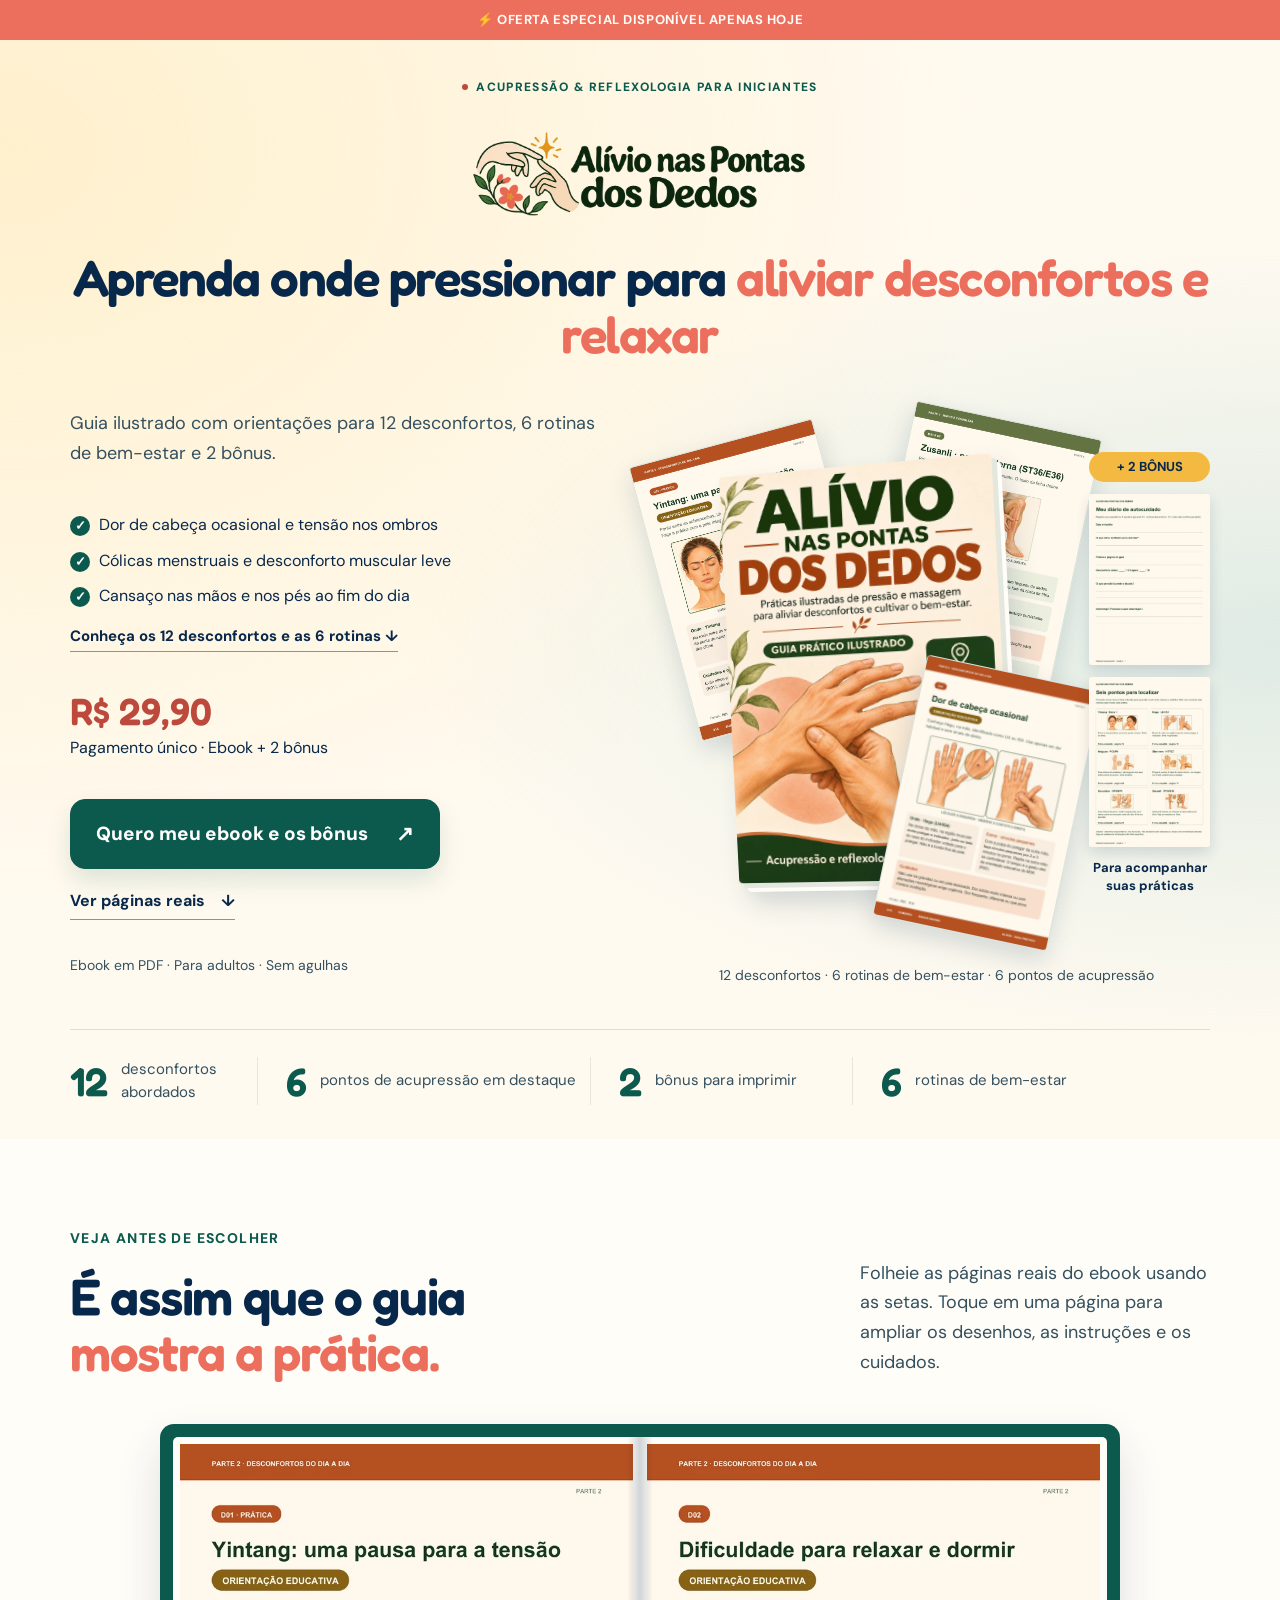
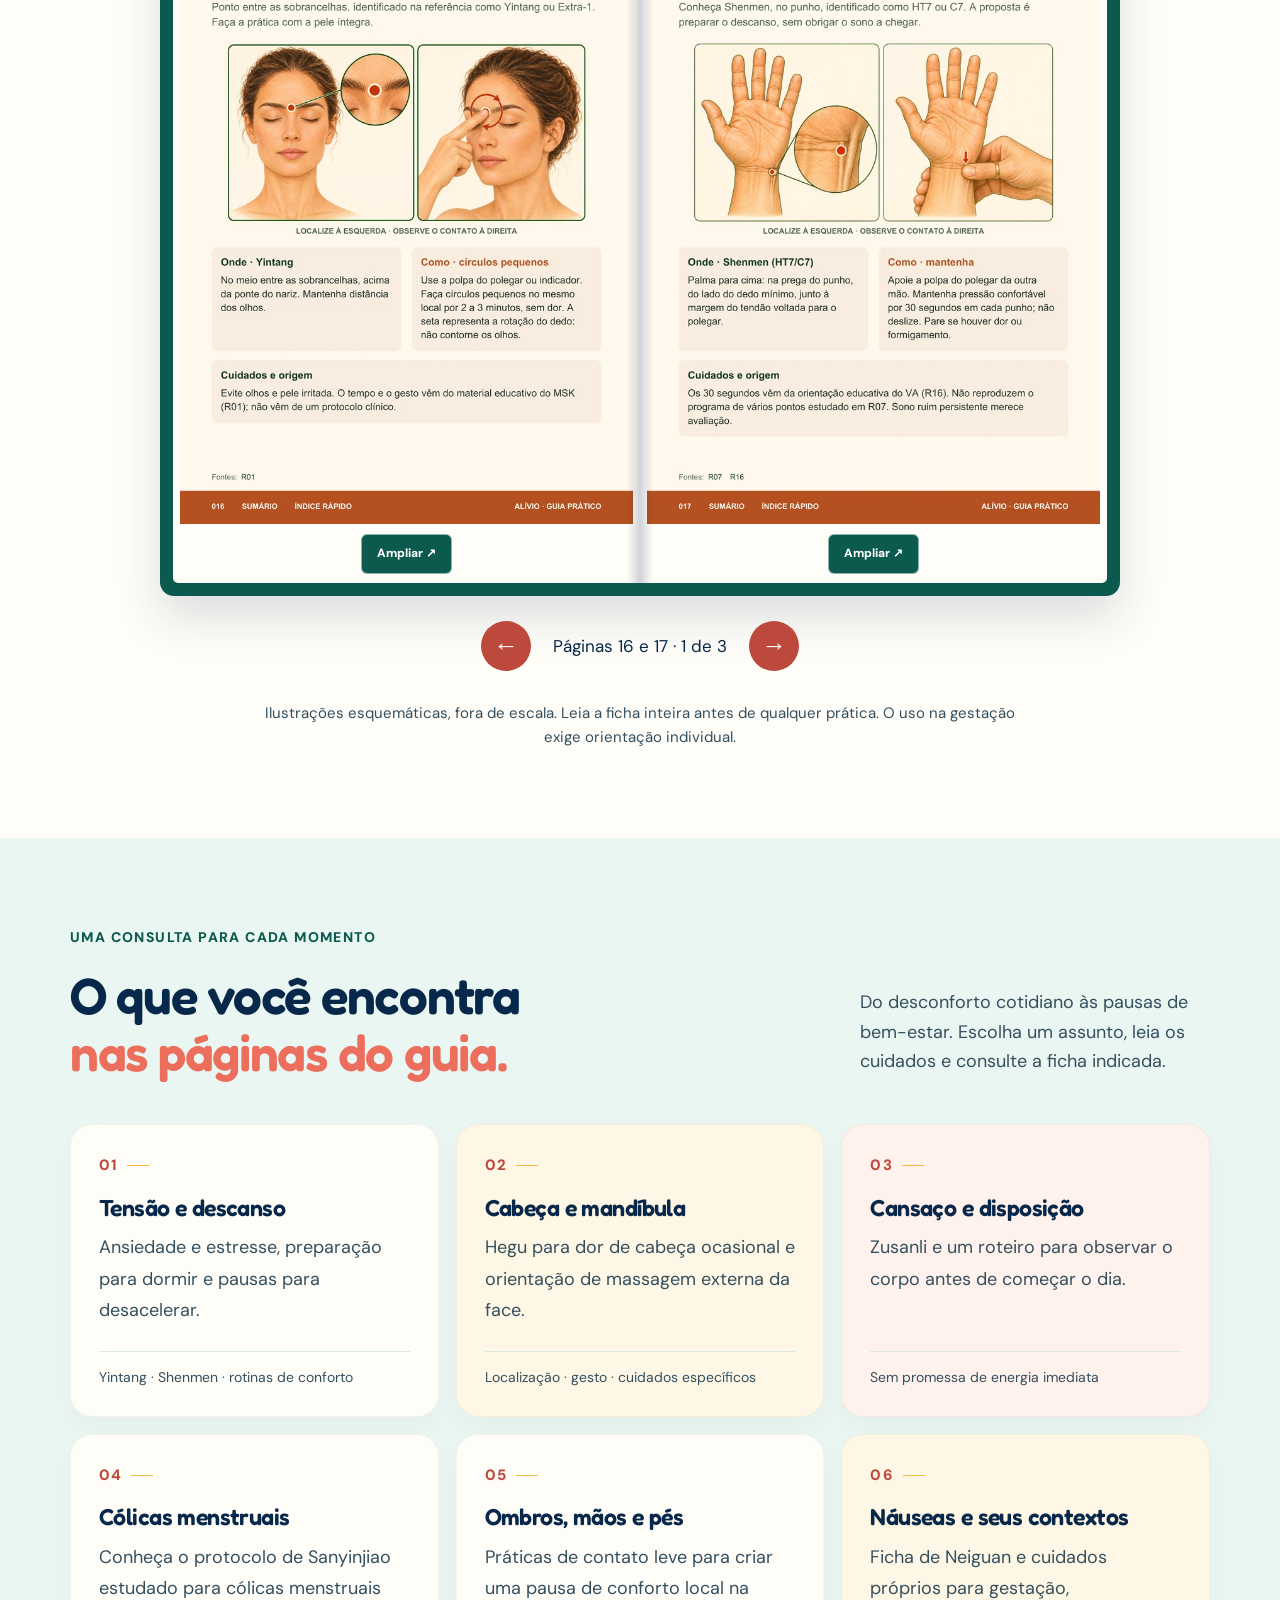
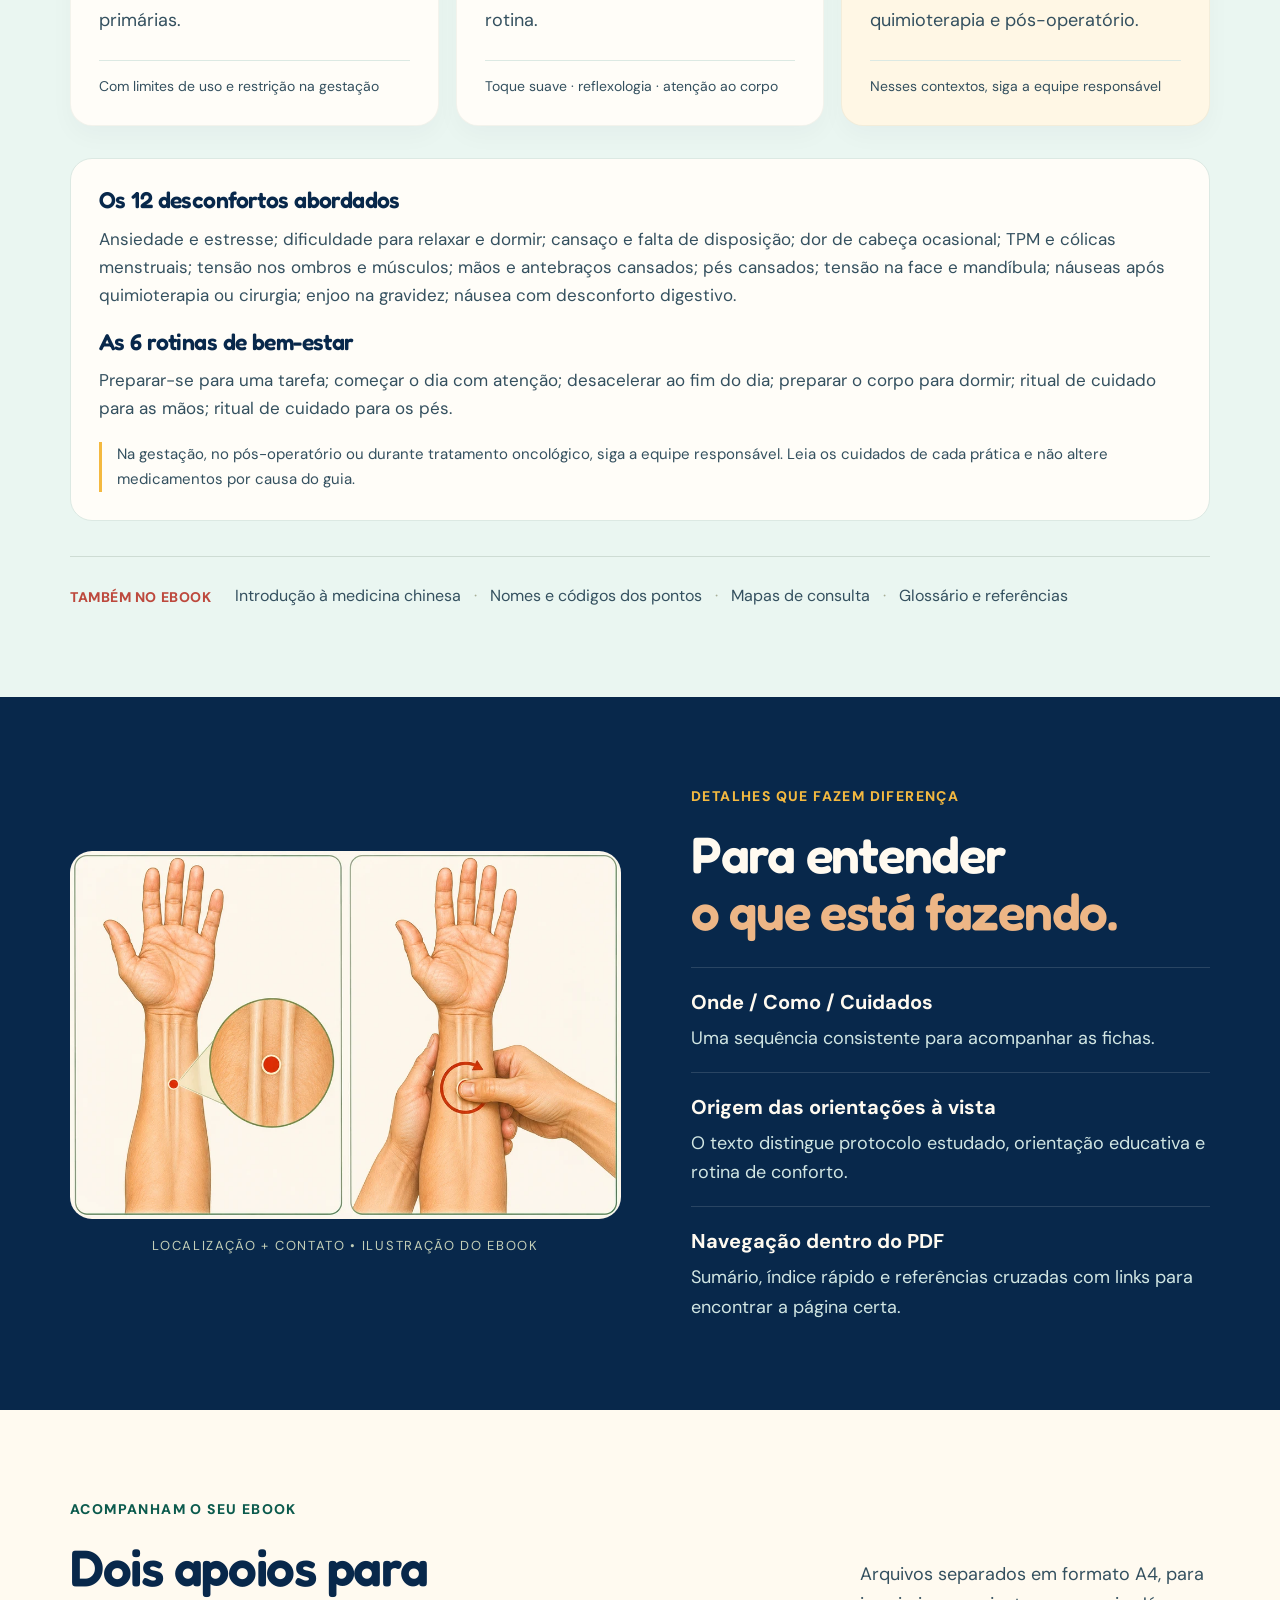
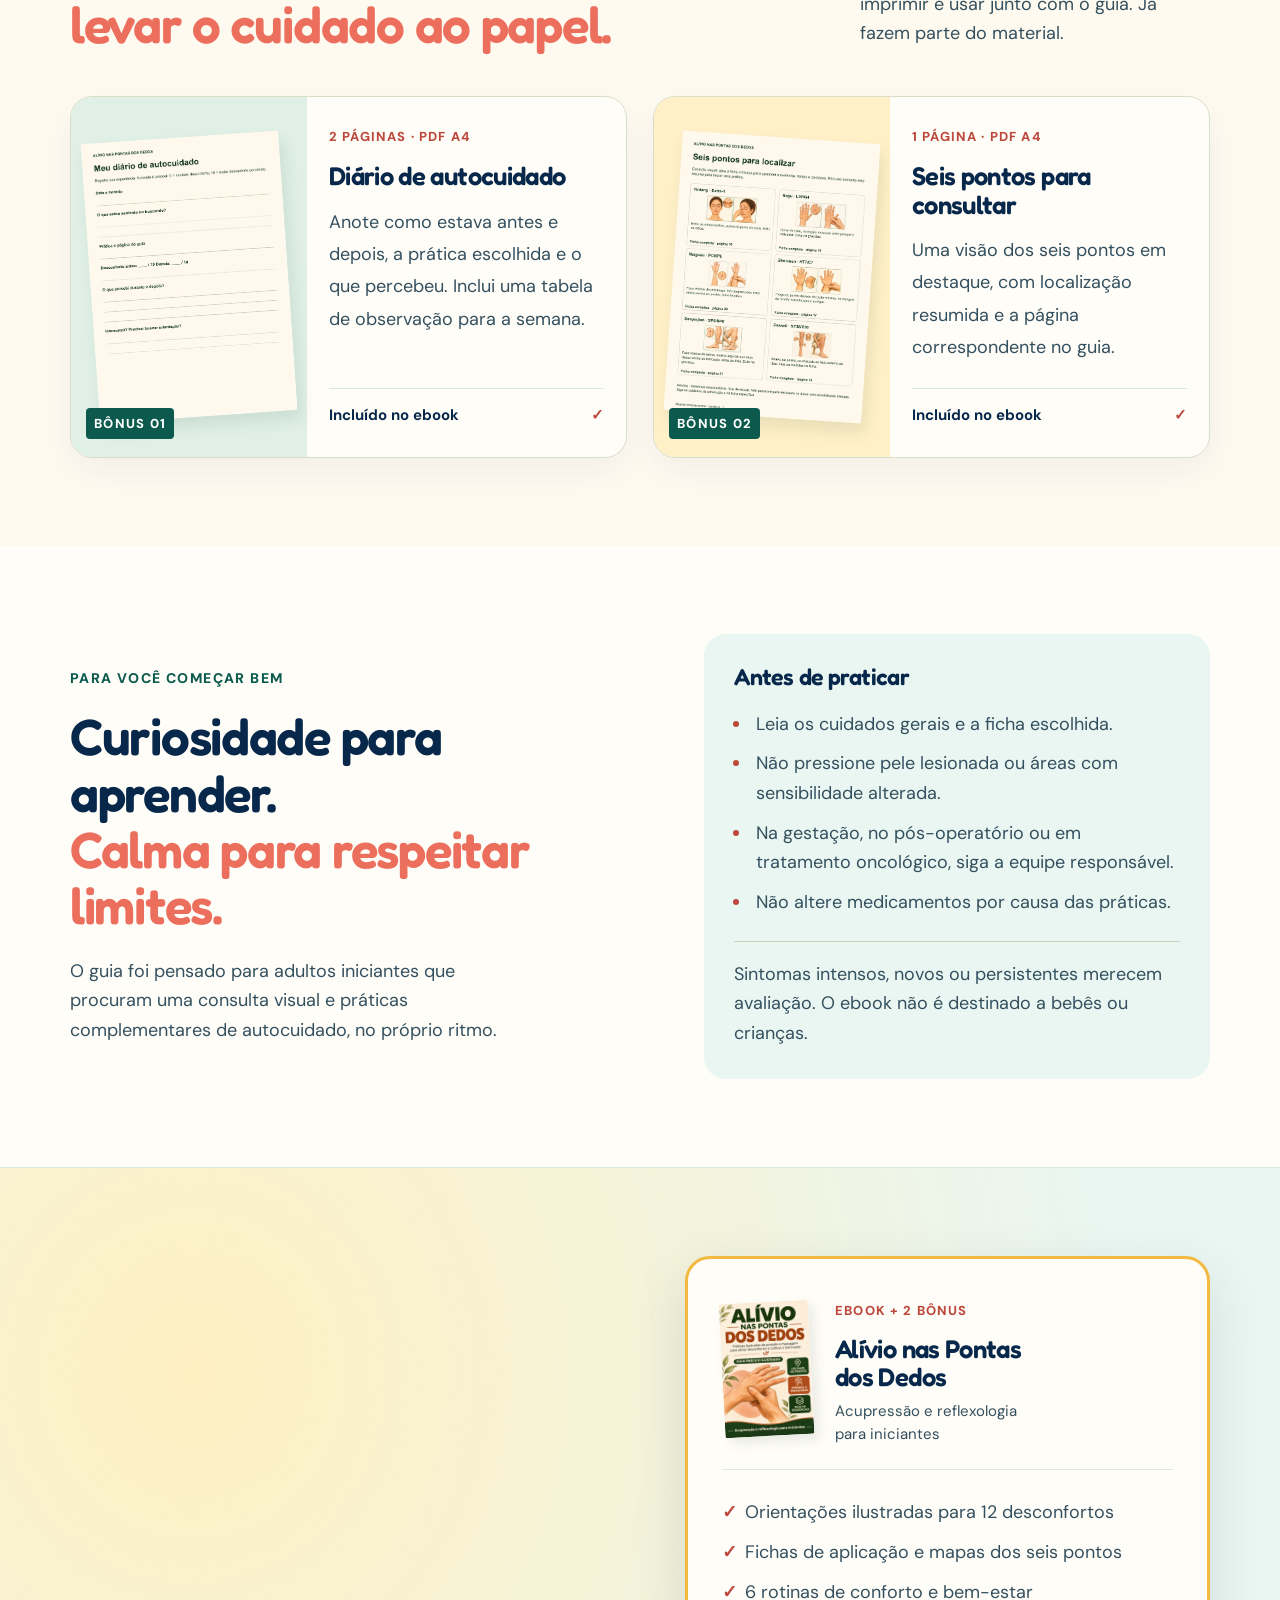
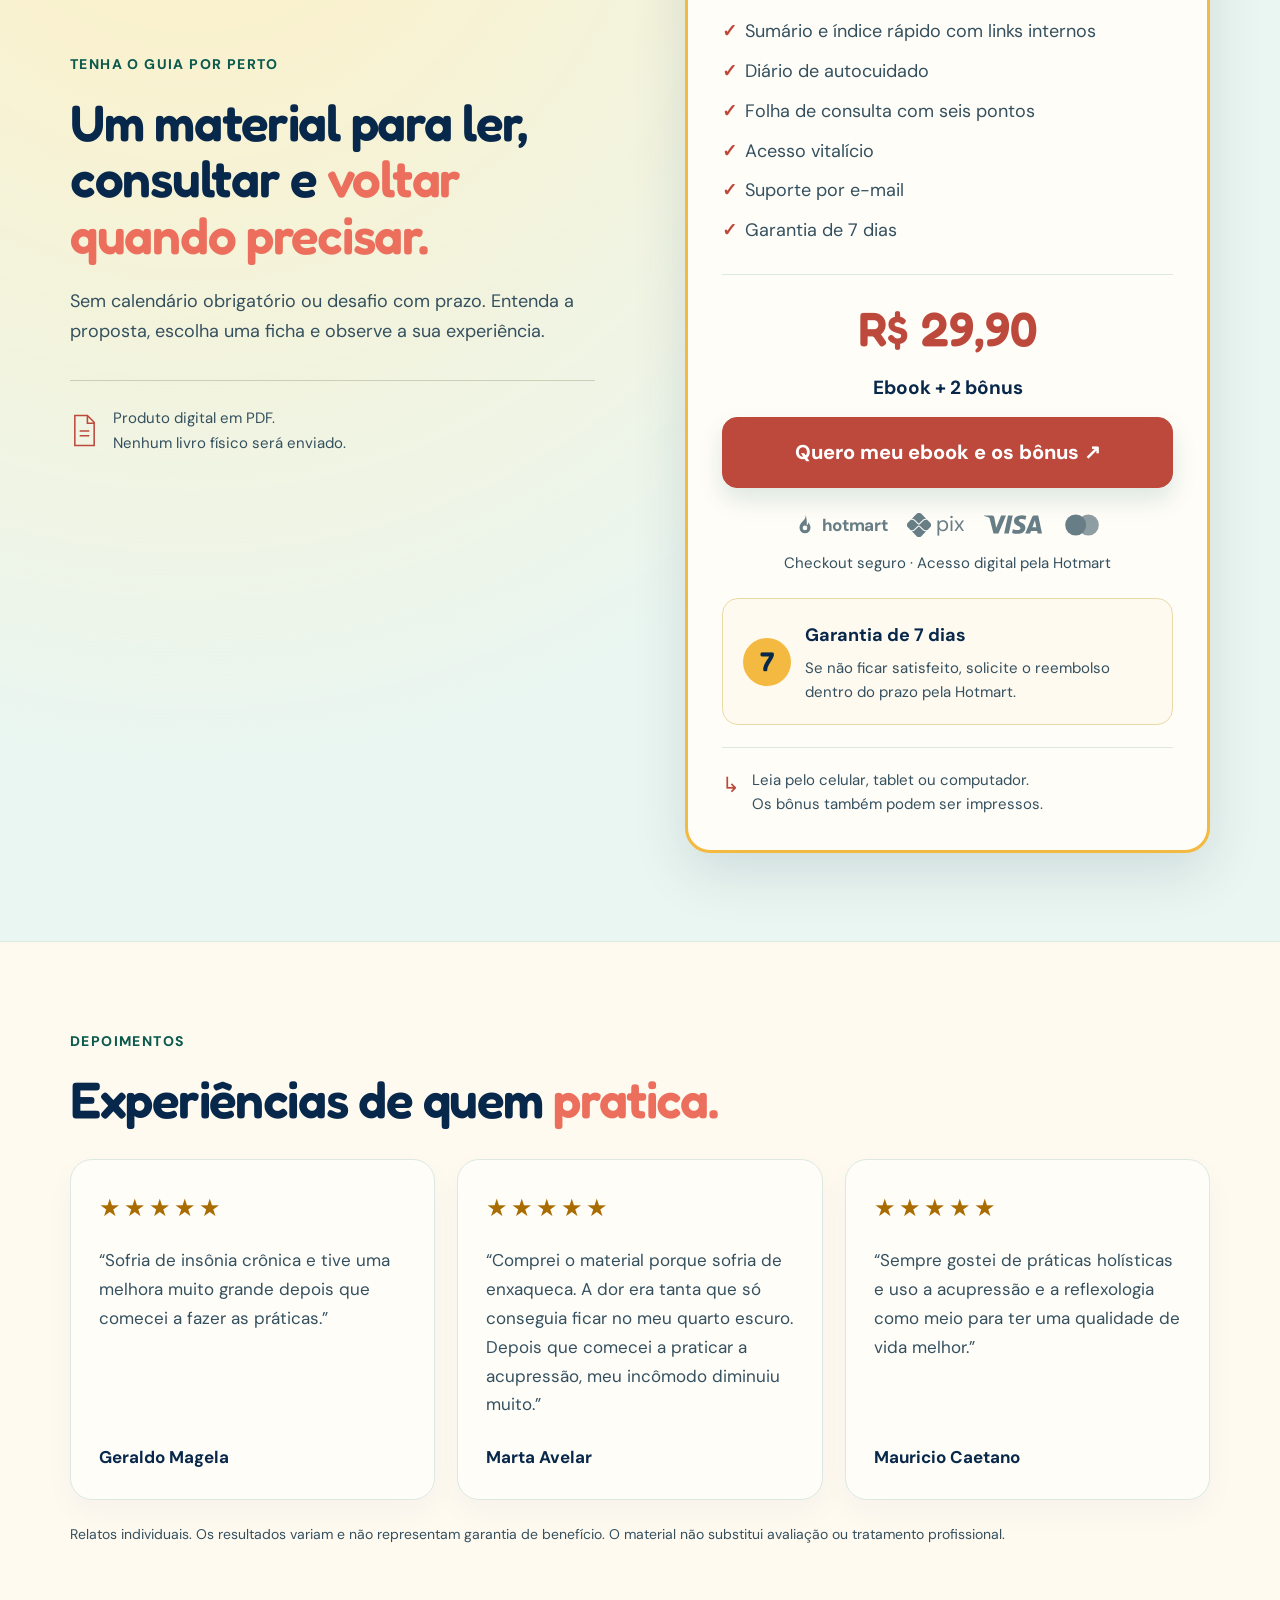
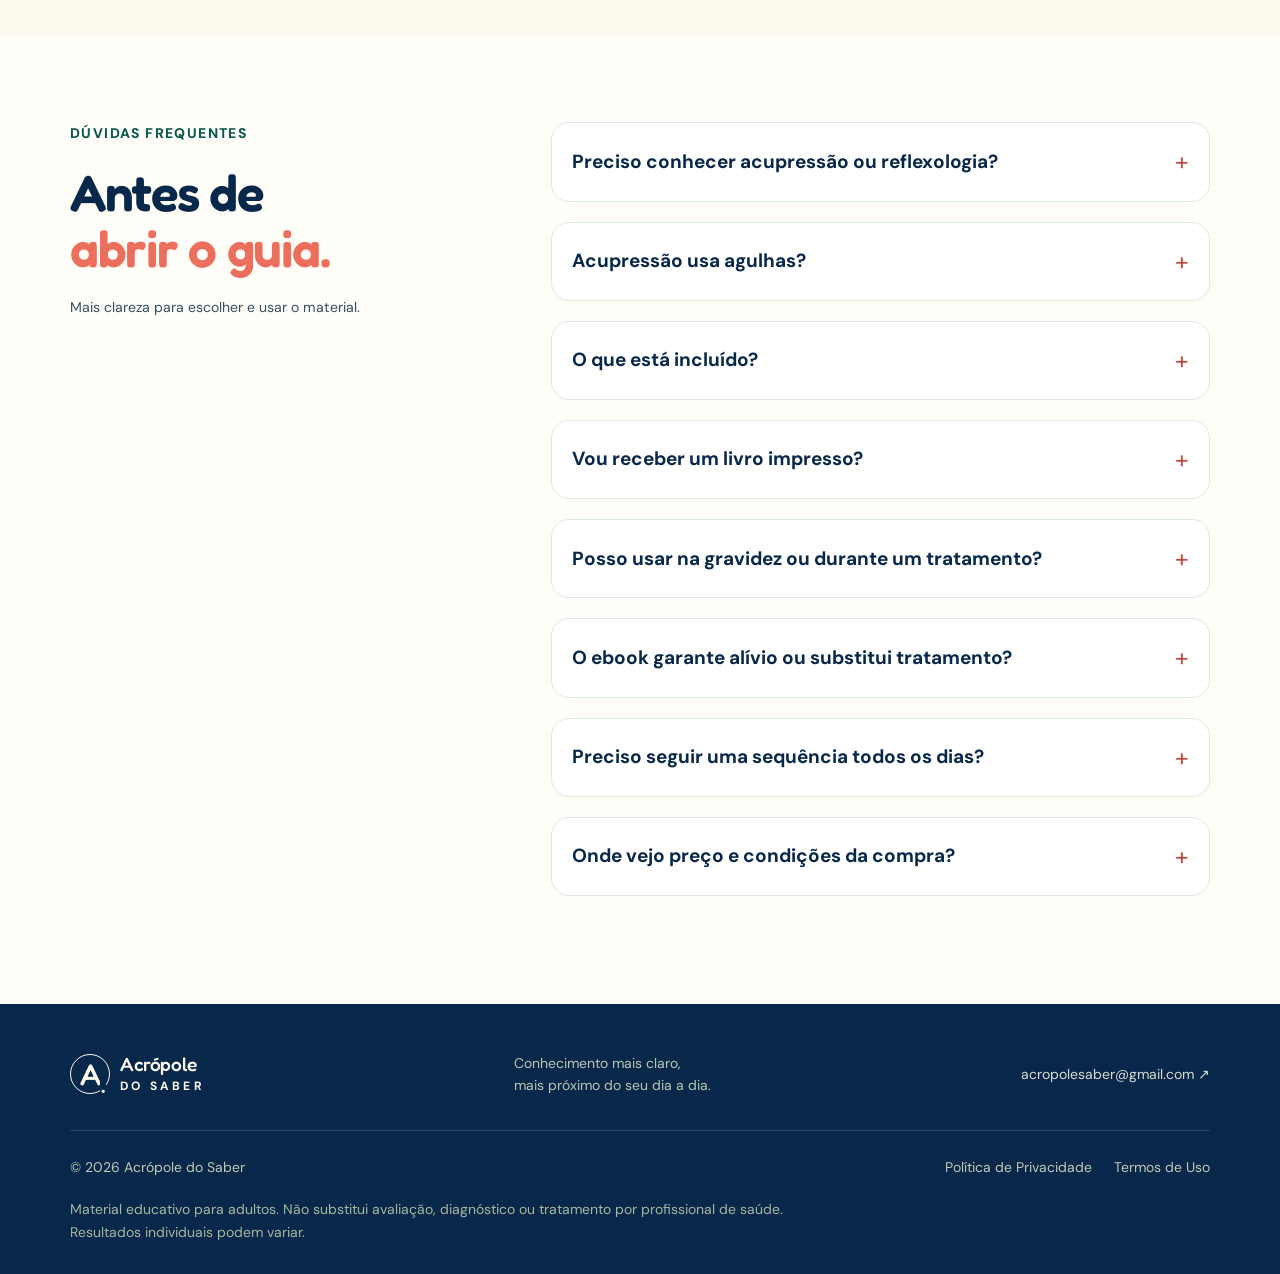
<file: alivio-nas-pontas-dos-dedos/index.html>
<!doctype html>
<html lang="pt-BR">
<head>
  <meta charset="utf-8">
  <meta name="viewport" content="width=device-width, initial-scale=1">
  <title>Alívio nas Pontas dos Dedos | Ebook de acupressão e reflexologia</title>
  <meta name="description" content="Um guia visual de acupressão e reflexologia para adultos. Aprenda a localizar os pontos, entender o contato e respeitar os cuidados. 12 desconfortos, 6 rotinas de bem-estar, 6 pontos de acupressão e 2 bônus.">
  <meta name="theme-color" content="#0b5a4d">
  <link rel="canonical" href="https://acropoledosaber.com.br/alivio-nas-pontas-dos-dedos/">
  <meta property="og:type" content="website">
  <meta property="og:locale" content="pt_BR">
  <meta property="og:title" content="Alívio nas Pontas dos Dedos">
  <meta property="og:description" content="Localize. Entenda o gesto. Cuide de você. Conheça o guia ilustrado de acupressão e reflexologia da Acrópole do Saber.">
  <meta property="og:url" content="https://acropoledosaber.com.br/alivio-nas-pontas-dos-dedos/">
  <meta property="og:image" content="https://acropoledosaber.com.br/alivio-nas-pontas-dos-dedos/assets/compartilhamento.jpg">
  <meta property="og:image:width" content="1200">
  <meta property="og:image:height" content="630">
  <meta property="og:image:type" content="image/jpeg">
  <meta property="og:image:alt" content="Capa do ebook Alívio nas Pontas dos Dedos">
  <meta name="twitter:card" content="summary_large_image">
  <meta name="twitter:image" content="https://acropoledosaber.com.br/alivio-nas-pontas-dos-dedos/assets/compartilhamento.jpg">
  <link rel="icon" href="../favicon-acropole.svg" type="image/svg+xml">
  <link rel="preload" href="assets/fonts/dm-sans-latin.woff2" as="font" type="font/woff2" crossorigin>
  <link rel="preload" href="assets/fonts/fredoka-latin.woff2" as="font" type="font/woff2" crossorigin>
  <link rel="stylesheet" href="assets/fonts/fonts.css">
  <link rel="stylesheet" href="styles.css">
  <link rel="stylesheet" href="design-mente-ativa.css">
  <script src="oferta.js" defer></script>
  <script src="medicao.js" defer></script>
  <script src="pagina.js" defer></script>
  <script src="livro.js" defer></script>
</head>
<body>
  <a class="skip" href="#conteudo">Pular para o conteúdo</a>
  <header class="offer-banner"><p><strong>⚡ OFERTA ESPECIAL DISPONÍVEL APENAS HOJE</strong></p></header>
  <main id="conteudo">
    <section class="hero" aria-labelledby="hero-title">
      <div class="wrap hero-grid">
        <div class="hero-copy">
          <p class="eyebrow"><span></span> ACUPRESSÃO & REFLEXOLOGIA PARA INICIANTES</p>
          <p class="book-name product-logo"><img src="assets/logo-alivio.webp" width="2172" height="724" alt="Alívio nas Pontas dos Dedos"></p>
          <h1 class="hero-slogan" id="hero-title">Aprenda onde pressionar para <em>aliviar desconfortos e relaxar</em></h1>
          <p class="lead">Guia ilustrado com orientações para 12 desconfortos, 6 rotinas de bem-estar e 2 bônus.</p>
          <div class="hero-included"><ul class="hero-points"><li>Dor de cabeça ocasional e tensão nos ombros</li><li>Cólicas menstruais e desconforto muscular leve</li><li>Cansaço nas mãos e nos pés ao fim do dia</li></ul><a class="text-link" href="#conteudos">Conheça os 12 desconfortos e as 6 rotinas ↓</a></div>
          <div class="hero-price"><strong data-hero-price>R$ 29,90</strong><span>Pagamento único · Ebook + 2 bônus</span></div>
          <div class="actions"><a class="button" href="#oferta">Quero meu ebook e os bônus <span aria-hidden="true">↗</span></a><a class="text-link" href="#amostras">Ver páginas reais <span aria-hidden="true">↓</span></a></div>
          <p class="hero-note">Ebook em PDF · Para adultos · Sem agulhas</p>
        </div>
        <div class="hero-visual">
          <div class="product-pack" aria-label="Ebook ilustrado e seus dois bônus">
            <div class="cover-scene">
              <img class="mock-page mock-page-left" src="assets/pagina-16.webp" width="720" height="1080" alt="Uma das páginas ilustradas do ebook, com a ficha de Yintang">
              <img class="mock-page mock-page-right" src="assets/pagina-44.webp" width="720" height="1080" alt="Página do mapa de Zusanli, incluída no guia">
              <img class="mock-cover" src="assets/capa.webp" width="800" height="1200" fetchpriority="high" alt="Capa do ebook Alívio nas Pontas dos Dedos: acupressão e reflexologia para iniciantes">
              <img class="mock-page mock-page-front" src="assets/pagina-19.webp" width="720" height="1080" alt="Página ilustrada com a localização de Hegu na mão">
            </div>
            <div class="pack-bonuses"><span class="pack-label">+ 2 BÔNUS</span><img src="assets/diario.webp" width="595" height="842" alt="Bônus Diário de autocuidado"><img src="assets/seis-pontos.webp" width="595" height="842" alt="Bônus Seis pontos para consultar"><span>Para acompanhar<br>suas práticas</span></div>
          </div>
          <p class="pack-caption">12 desconfortos · 6 rotinas de bem-estar · 6 pontos de acupressão</p>
        </div>
      </div>
      <div class="wrap fact-strip"><div><strong>12</strong><span>desconfortos abordados</span></div><div><strong>6</strong><span>pontos de acupressão em destaque</span></div><div><strong>2</strong><span>bônus para imprimir</span></div><div><strong>6</strong><span>rotinas de bem-estar</span></div></div>
    </section>

    <section class="samples section" id="amostras">
      <div class="wrap">
        <div class="section-heading"><div><p class="eyebrow">VEJA ANTES DE ESCOLHER</p><h2>É assim que o guia<br><em>mostra a prática.</em></h2></div><p>Folheie as páginas reais do ebook usando as setas. Toque em uma página para ampliar os desenhos, as instruções e os cuidados.</p></div>
<div class="book-carousel" role="region" aria-label="Livro de amostras do ebook" tabindex="0"><div class="book-track"><div class="book-spread" role="group" aria-label="Páginas 16 e 17"><figure class="page"><button class="sample-button" data-sample="0" aria-label="Ampliar a página 16, Yintang"><img loading="lazy" src="assets/pagina-16.webp" width="720" height="1080" alt="Página 16 do ebook: Yintang"><span class="zoom-label">Ampliar ↗</span></button></figure><figure class="page"><button class="sample-button" data-sample="1" aria-label="Ampliar a página 17, Relaxamento e sono"><img loading="lazy" src="assets/pagina-17.webp" width="720" height="1080" alt="Página 17 do ebook: Relaxamento e sono"><span class="zoom-label">Ampliar ↗</span></button></figure></div><div class="book-spread" role="group" aria-label="Páginas 18 e 19" hidden><figure class="page"><button class="sample-button" data-sample="2" aria-label="Ampliar a página 18, Cansaço e disposição"><img loading="lazy" src="assets/pagina-18.webp" width="720" height="1080" alt="Página 18 do ebook: Cansaço e disposição"><span class="zoom-label">Ampliar ↗</span></button></figure><figure class="page"><button class="sample-button" data-sample="3" aria-label="Ampliar a página 19, Hegu"><img loading="lazy" src="assets/pagina-19.webp" width="720" height="1080" alt="Página 19 do ebook: Hegu"><span class="zoom-label">Ampliar ↗</span></button></figure></div><div class="book-spread" role="group" aria-label="Páginas 43 e 44" hidden><figure class="page"><button class="sample-button" data-sample="4" aria-label="Ampliar a página 43, Mapa de Sanyinjiao"><img loading="lazy" src="assets/pagina-43.webp" width="720" height="1080" alt="Página 43 do ebook: Mapa de Sanyinjiao"><span class="zoom-label">Ampliar ↗</span></button></figure><figure class="page"><button class="sample-button" data-sample="5" aria-label="Ampliar a página 44, Mapa de Zusanli"><img loading="lazy" src="assets/pagina-44.webp" width="720" height="1080" alt="Página 44 do ebook: Mapa de Zusanli"><span class="zoom-label">Ampliar ↗</span></button></figure></div></div><div class="book-controls"><button type="button" data-book-step="-1" aria-label="Dupla anterior">←</button><span class="book-status" aria-live="polite">Páginas 16 e 17 · 1 de 3</span><button type="button" data-book-step="1" aria-label="Próxima dupla">→</button></div></div>
        <p class="sample-note">Ilustrações esquemáticas, fora de escala. Leia a ficha inteira antes de qualquer prática. O uso na gestação exige orientação individual.</p>
      </div>
    </section>



    <section class="topics-section section" id="conteudos">
      <div class="wrap">
        <div class="section-heading"><div><p class="eyebrow">UMA CONSULTA PARA CADA MOMENTO</p><h2>O que você encontra<br><em>nas páginas do guia.</em></h2></div><p>Do desconforto cotidiano às pausas de bem-estar. Escolha um assunto, leia os cuidados e consulte a ficha indicada.</p></div>
        <div class="topic-grid">
          <article class="topic"><span class="topic-icon" aria-hidden="true">01</span><h3>Tensão e descanso</h3><p>Ansiedade e estresse, preparação para dormir e pausas para desacelerar.</p><span class="topic-foot">Yintang · Shenmen · rotinas de conforto</span></article>
          <article class="topic"><span class="topic-icon" aria-hidden="true">02</span><h3>Cabeça e mandíbula</h3><p>Hegu para dor de cabeça ocasional e orientação de massagem externa da face.</p><span class="topic-foot">Localização · gesto · cuidados específicos</span></article>
          <article class="topic"><span class="topic-icon" aria-hidden="true">03</span><h3>Cansaço e disposição</h3><p>Zusanli e um roteiro para observar o corpo antes de começar o dia.</p><span class="topic-foot">Sem promessa de energia imediata</span></article>
          <article class="topic"><span class="topic-icon" aria-hidden="true">04</span><h3>Cólicas menstruais</h3><p>Conheça o protocolo de Sanyinjiao estudado para cólicas menstruais primárias.</p><span class="topic-foot">Com limites de uso e restrição na gestação</span></article>
          <article class="topic"><span class="topic-icon" aria-hidden="true">05</span><h3>Ombros, mãos e pés</h3><p>Práticas de contato leve para criar uma pausa de conforto local na rotina.</p><span class="topic-foot">Toque suave · reflexologia · atenção ao corpo</span></article>
          <article class="topic"><span class="topic-icon" aria-hidden="true">06</span><h3>Náuseas e seus contextos</h3><p>Ficha de Neiguan e cuidados próprios para gestação, quimioterapia e pós-operatório.</p><span class="topic-foot">Nesses contextos, siga a equipe responsável</span></article>
        </div>
        <div class="included-details"><h3>Os 12 desconfortos abordados</h3><p>Ansiedade e estresse; dificuldade para relaxar e dormir; cansaço e falta de disposição; dor de cabeça ocasional; TPM e cólicas menstruais; tensão nos ombros e músculos; mãos e antebraços cansados; pés cansados; tensão na face e mandíbula; náuseas após quimioterapia ou cirurgia; enjoo na gravidez; náusea com desconforto digestivo.</p><h3>As 6 rotinas de bem-estar</h3><p>Preparar-se para uma tarefa; começar o dia com atenção; desacelerar ao fim do dia; preparar o corpo para dormir; ritual de cuidado para as mãos; ritual de cuidado para os pés.</p><p class="content-care">Na gestação, no pós-operatório ou durante tratamento oncológico, siga a equipe responsável. Leia os cuidados de cada prática e não altere medicamentos por causa do guia.</p></div><div class="chapter-strip"><span>Também no ebook</span><p>Introdução à medicina chinesa <b>·</b> Nomes e códigos dos pontos <b>·</b> Mapas de consulta <b>·</b> Glossário e referências</p></div>
      </div>
    </section>



    <section class="reading section">
      <div class="wrap reading-grid"><div class="reading-art"><img loading="lazy" src="assets/neiguan.webp" width="1000" height="667" alt="Ilustração do guia mostrando a localização e o contato manual no antebraço, em dois painéis"><span class="image-caption">LOCALIZAÇÃO + CONTATO • ILUSTRAÇÃO DO EBOOK</span></div><div><p class="eyebrow">DETALHES QUE FAZEM DIFERENÇA</p><h2>Para entender<br><em>o que está fazendo.</em></h2><ul class="detail-list"><li><strong>Onde / Como / Cuidados</strong><p>Uma sequência consistente para acompanhar as fichas.</p></li><li><strong>Origem das orientações à vista</strong><p>O texto distingue protocolo estudado, orientação educativa e rotina de conforto.</p></li><li><strong>Navegação dentro do PDF</strong><p>Sumário, índice rápido e referências cruzadas com links para encontrar a página certa.</p></li></ul></div></div>
    </section>

    <section class="bonus section" id="bonus">
      <div class="wrap"><div class="section-heading"><div><p class="eyebrow">ACOMPANHAM O SEU EBOOK</p><h2>Dois apoios para<br><em>levar o cuidado ao papel.</em></h2></div><p>Arquivos separados em formato A4, para imprimir e usar junto com o guia. Já fazem parte do material.</p></div>
        <div class="bonus-grid">
          <article class="bonus-card"><div class="bonus-preview"><img loading="lazy" src="assets/diario.webp" width="595" height="842" alt="Amostra do Diário de autocuidado, com campos para data, prática e percepção"><span class="bonus-number">BÔNUS 01</span></div><div class="bonus-copy"><span class="small-label">2 PÁGINAS · PDF A4</span><h3>Diário de autocuidado</h3><p>Anote como estava antes e depois, a prática escolhida e o que percebeu. Inclui uma tabela de observação para a semana.</p><span class="bonus-included">Incluído no ebook <span aria-hidden="true">✓</span></span></div></article>
          <article class="bonus-card"><div class="bonus-preview"><img loading="lazy" src="assets/seis-pontos.webp" width="595" height="842" alt="Folha de consulta A4 com seis pontos ilustrados e a página da ficha completa"><span class="bonus-number">BÔNUS 02</span></div><div class="bonus-copy"><span class="small-label">1 PÁGINA · PDF A4</span><h3>Seis pontos para consultar</h3><p>Uma visão dos seis pontos em destaque, com localização resumida e a página correspondente no guia.</p><span class="bonus-included">Incluído no ebook <span aria-hidden="true">✓</span></span></div></article>
        </div>
      </div>
    </section>

    <section class="fit section"><div class="wrap fit-grid"><div><p class="eyebrow">PARA VOCÊ COMEÇAR BEM</p><h2>Curiosidade para aprender.<br><em>Calma para respeitar limites.</em></h2><p>O guia foi pensado para adultos iniciantes que procuram uma consulta visual e práticas complementares de autocuidado, no próprio ritmo.</p></div><div class="fit-box"><h3>Antes de praticar</h3><ul><li>Leia os cuidados gerais e a ficha escolhida.</li><li>Não pressione pele lesionada ou áreas com sensibilidade alterada.</li><li>Na gestação, no pós-operatório ou em tratamento oncológico, siga a equipe responsável.</li><li>Não altere medicamentos por causa das práticas.</li></ul><p>Sintomas intensos, novos ou persistentes merecem avaliação. O ebook não é destinado a bebês ou crianças.</p></div></div></section>

    <section class="offer section" id="oferta" aria-labelledby="offer-title"><div class="wrap offer-grid"><div class="offer-intro"><p class="eyebrow">TENHA O GUIA POR PERTO</p><h2 id="offer-title">Um material para ler, <br>consultar e <em>voltar <br>quando precisar.</em></h2><p>Sem calendário obrigatório ou desafio com prazo. Entenda a proposta, escolha uma ficha e observe a sua experiência.</p><div class="format-note"><svg viewBox="0 0 30 36" fill="none" aria-hidden="true"><path d="M5 2h13l7 7v24H5V2Z M18 2v8h7 M10 18h10 M10 23h10" stroke="currentColor" stroke-width="1.6"/></svg><span>Produto digital em PDF.<br>Nenhum livro físico será enviado.</span></div></div><div class="offer-card"><div class="offer-mini"><img loading="lazy" src="assets/capa.webp" width="800" height="1200" alt="Capa do ebook incluído na compra"><div><span class="small-label">EBOOK + 2 BÔNUS</span><h3>Alívio nas Pontas<br>dos Dedos</h3><p>Acupressão e reflexologia<br>para iniciantes</p></div></div><ul class="offer-list"><li>Orientações ilustradas para 12 desconfortos</li><li>Fichas de aplicação e mapas dos seis pontos</li><li>6 rotinas de conforto e bem-estar</li><li>Sumário e índice rápido com links internos</li><li>Diário de autocuidado</li><li>Folha de consulta com seis pontos</li><li>Acesso vitalício</li><li>Suporte por e-mail</li><li>Garantia de 7 dias</li></ul><div class="offer-bottom"><p class="price" data-price>R$ 29,90</p><p class="availability" data-availability>Ebook + 2 bônus</p><div data-checkout-slot><a class="button checkout-button" href="https://pay.hotmart.com/H108398770F?bid=1794169745982" data-hotmart-checkout>Quero meu ebook e os bônus <span aria-hidden="true">↗</span></a></div><div class="pay" aria-label="Formas de pagamento: Hotmart, Pix, Visa e Mastercard"><span class="pay-logo"><svg viewBox="0 0 24 24" aria-hidden="true"><path fill-rule="evenodd" d="M12.6 1.5c.6 3.2-1.2 4.9-2.9 6.8C8.1 10 6.5 11.9 6.5 14.8a5.5 5.5 0 0 0 11 0c0-2.4-1.1-4.2-2.2-5.6.1 1.4-.5 2.6-1.6 3.1.5-3.7-.3-7.6-1.1-10.8zM12 12.6a2.3 2.3 0 1 1 0 4.6 2.3 2.3 0 0 1 0-4.6z"/></svg><b>hotmart</b></span><span class="pay-logo"><svg viewBox="0 0 24 24" aria-hidden="true"><path d="M5.283 18.36a3.505 3.505 0 0 0 2.493-1.032l3.6-3.6a.684.684 0 0 1 .946 0l3.613 3.613a3.504 3.504 0 0 0 2.493 1.032h.71l-4.56 4.56a3.647 3.647 0 0 1-5.156 0L4.85 18.36ZM18.428 5.627a3.505 3.505 0 0 0-2.493 1.032l-3.613 3.614a.67.67 0 0 1-.946 0l-3.6-3.6A3.505 3.505 0 0 0 5.283 5.64h-.434l4.573-4.572a3.646 3.646 0 0 1 5.156 0l4.559 4.559ZM1.068 9.422 3.79 6.699h1.492a2.483 2.483 0 0 1 1.744.722l3.6 3.6a1.73 1.73 0 0 0 2.443 0l3.614-3.613a2.482 2.482 0 0 1 1.744-.723h1.767l2.737 2.737a3.646 3.646 0 0 1 0 5.156l-2.736 2.736h-1.768a2.482 2.482 0 0 1-1.744-.722l-3.613-3.613a1.77 1.77 0 0 0-2.444 0l-3.6 3.6a2.483 2.483 0 0 1-1.744.722H3.791l-2.723-2.723a3.646 3.646 0 0 1 0-5.156"/></svg><i>pix</i></span><span class="pay-logo"><svg class="pay-visa" viewBox="0 6 24 12" aria-hidden="true"><path d="M9.112 8.262L5.97 15.758H3.92L2.374 9.775c-.094-.368-.175-.503-.461-.658C1.447 8.864.677 8.627 0 8.479l.046-.217h3.3a.904.904 0 01.894.764l.817 4.338 2.018-5.102zm8.033 5.049c.008-1.979-2.736-2.088-2.717-2.972.006-.269.262-.555.822-.628a3.66 3.66 0 011.913.336l.34-1.59a5.207 5.207 0 00-1.814-.333c-1.917 0-3.266 1.02-3.278 2.479-.012 1.079.963 1.68 1.698 2.04.756.367 1.01.603 1.006.931-.005.504-.602.725-1.16.734-.975.015-1.54-.263-1.992-.473l-.351 1.642c.453.208 1.289.39 2.156.398 2.037 0 3.37-1.006 3.377-2.564m5.061 2.447H24l-1.565-7.496h-1.656a.883.883 0 00-.826.55l-2.909 6.946h2.036l.405-1.12h2.488zm-2.163-2.656l1.02-2.815.588 2.815zm-8.16-4.84l-1.603 7.496H8.34l1.605-7.496z"/></svg></span><span class="pay-logo"><svg class="pay-mc" viewBox="0 0 38 24" aria-hidden="true"><circle cx="13" cy="12" r="10"/><circle cx="25" cy="12" r="10" opacity=".75"/></svg></span></div><p class="checkout-note" data-checkout-note>Checkout seguro · Acesso digital pela Hotmart</p><div class="purchase-guarantee"><span class="guarantee-seal" aria-hidden="true">7</span><div><strong data-guarantee>Garantia de 7 dias</strong><p>Se não ficar satisfeito, solicite o reembolso dentro do prazo pela Hotmart.</p></div></div></div><div class="offer-foot"><span aria-hidden="true">↳</span> Leia pelo celular, tablet ou computador.<br>Os bônus também podem ser impressos.</div></div></div></section>

<section class="testimonials section" aria-labelledby="testimonials-title"><div class="wrap"><p class="eyebrow">DEPOIMENTOS</p><h2 id="testimonials-title">Experiências de quem <em>pratica.</em></h2><div class="testimonial-grid">
<figure class="testimonial-card"><div class="review-stars" role="img" aria-label="5 de 5 estrelas">★★★★★</div><blockquote><p>“Sofria de insônia crônica e tive uma melhora muito grande depois que comecei a fazer as práticas.”</p></blockquote><figcaption>Geraldo Magela</figcaption></figure>
<figure class="testimonial-card"><div class="review-stars" role="img" aria-label="5 de 5 estrelas">★★★★★</div><blockquote><p>“Comprei o material porque sofria de enxaqueca. A dor era tanta que só conseguia ficar no meu quarto escuro. Depois que comecei a praticar a acupressão, meu incômodo diminuiu muito.”</p></blockquote><figcaption>Marta Avelar</figcaption></figure>
<figure class="testimonial-card"><div class="review-stars" role="img" aria-label="5 de 5 estrelas">★★★★★</div><blockquote><p>“Sempre gostei de práticas holísticas e uso a acupressão e a reflexologia como meio para ter uma qualidade de vida melhor.”</p></blockquote><figcaption>Mauricio Caetano</figcaption></figure>
</div><p class="testimonial-note">Relatos individuais. Os resultados variam e não representam garantia de benefício. O material não substitui avaliação ou tratamento profissional.</p></div></section>
    <section class="faq section" id="duvidas"><div class="wrap faq-grid"><div><p class="eyebrow">DÚVIDAS FREQUENTES</p><h2>Antes de<br><em>abrir o guia.</em></h2><p>Mais clareza para escolher e usar o material.</p></div><div class="faq-list">
      <details><summary>Preciso conhecer acupressão ou reflexologia?</summary><p>Não. O guia começa pela introdução à medicina chinesa, explica os nomes e códigos dos pontos e mostra como ler os desenhos antes das fichas práticas.</p></details>
      <details><summary>Acupressão usa agulhas?</summary><p>As práticas deste ebook usam contato manual com os dedos. O material não ensina aplicação de agulhas.</p></details>
      <details><summary>O que está incluído?</summary><p>O ebook em PDF com orientações para 12 desconfortos, 6 rotinas de bem-estar, fichas e mapas de 6 pontos de acupressão. Você também recebe dois bônus para imprimir: Diário de autocuidado e Seis pontos para consultar.</p></details>
      <details><summary>Vou receber um livro impresso?</summary><p>Não. É um produto digital em PDF. Após a compra, siga as instruções da Hotmart para acessar os arquivos. Você pode ler em uma tela ou imprimir para uso pessoal.</p></details>
      <details><summary>Posso usar na gravidez ou durante um tratamento?</summary><p>Essas situações exigem orientação individual. Há pontos que não devem ser usados na gestação e cuidados próprios para acessos, pele sensibilizada, cirurgia e quimioterapia. Leia as restrições e converse com a equipe responsável antes de praticar.</p></details>
      <details><summary>O ebook garante alívio ou substitui tratamento?</summary><p>Não há garantia de resultado individual. É um material educativo de autocuidado complementar; não substitui avaliação, diagnóstico ou tratamento profissional e não orienta alterar medicamentos.</p></details>
      <details><summary>Preciso seguir uma sequência todos os dias?</summary><p>Não há programa obrigatório. As fichas têm indicações e cuidados próprios, e as rotinas de bem-estar podem ser consultadas conforme seu momento. Não combine protocolos para acelerar resultados.</p></details>
      <details><summary>Onde vejo preço e condições da compra?</summary><p>O ebook com os dois bônus custa R$ 29,90. Clique no botão de compra para abrir o checkout da Hotmart e conferir as condições e formas de pagamento disponíveis.</p></details>
    </div></div></section>
  </main>
  <footer class="footer"><div class="wrap"><div class="footer-top"><a class="brand" href="../"><span class="brand-mark" aria-hidden="true">A<span>•</span></span><span>Acrópole<br><small>DO SABER</small></span></a><p>Conhecimento mais claro,<br>mais próximo do seu dia a dia.</p><a href="mailto:acropolesaber@gmail.com">acropolesaber@gmail.com <span aria-hidden="true">↗</span></a></div><div class="footer-bottom"><span>© 2026 Acrópole do Saber</span><div><a href="../privacidade-e-termos/#privacidade">Política de Privacidade</a><a href="../privacidade-e-termos/#termos">Termos de Uso</a></div></div><p class="legal-note">Material educativo para adultos. Não substitui avaliação, diagnóstico ou tratamento por profissional de saúde. Resultados individuais podem variar.</p></div></footer>
  <dialog class="lightbox" aria-labelledby="preview-title"><div class="lightbox-bar"><span id="preview-title">Página do ebook</span><button type="button" class="close-dialog" aria-label="Fechar página ampliada">Fechar <span aria-hidden="true">×</span></button></div><div class="lightbox-scroll"><img src="assets/pagina-16-grande.webp" width="1500" height="2250" alt="Página ampliada do ebook"></div><div class="lightbox-controls"><button type="button" data-direction="-1" aria-label="Página anterior">← Anterior</button><span data-preview-count></span><button type="button" data-direction="1" aria-label="Próxima página">Próxima →</button></div></dialog>
<div class="mobile-buy"><a class="button" href="#oferta">Ver ebook e bônus <span aria-hidden="true">↗</span></a></div>
</body>
</html>
</file>
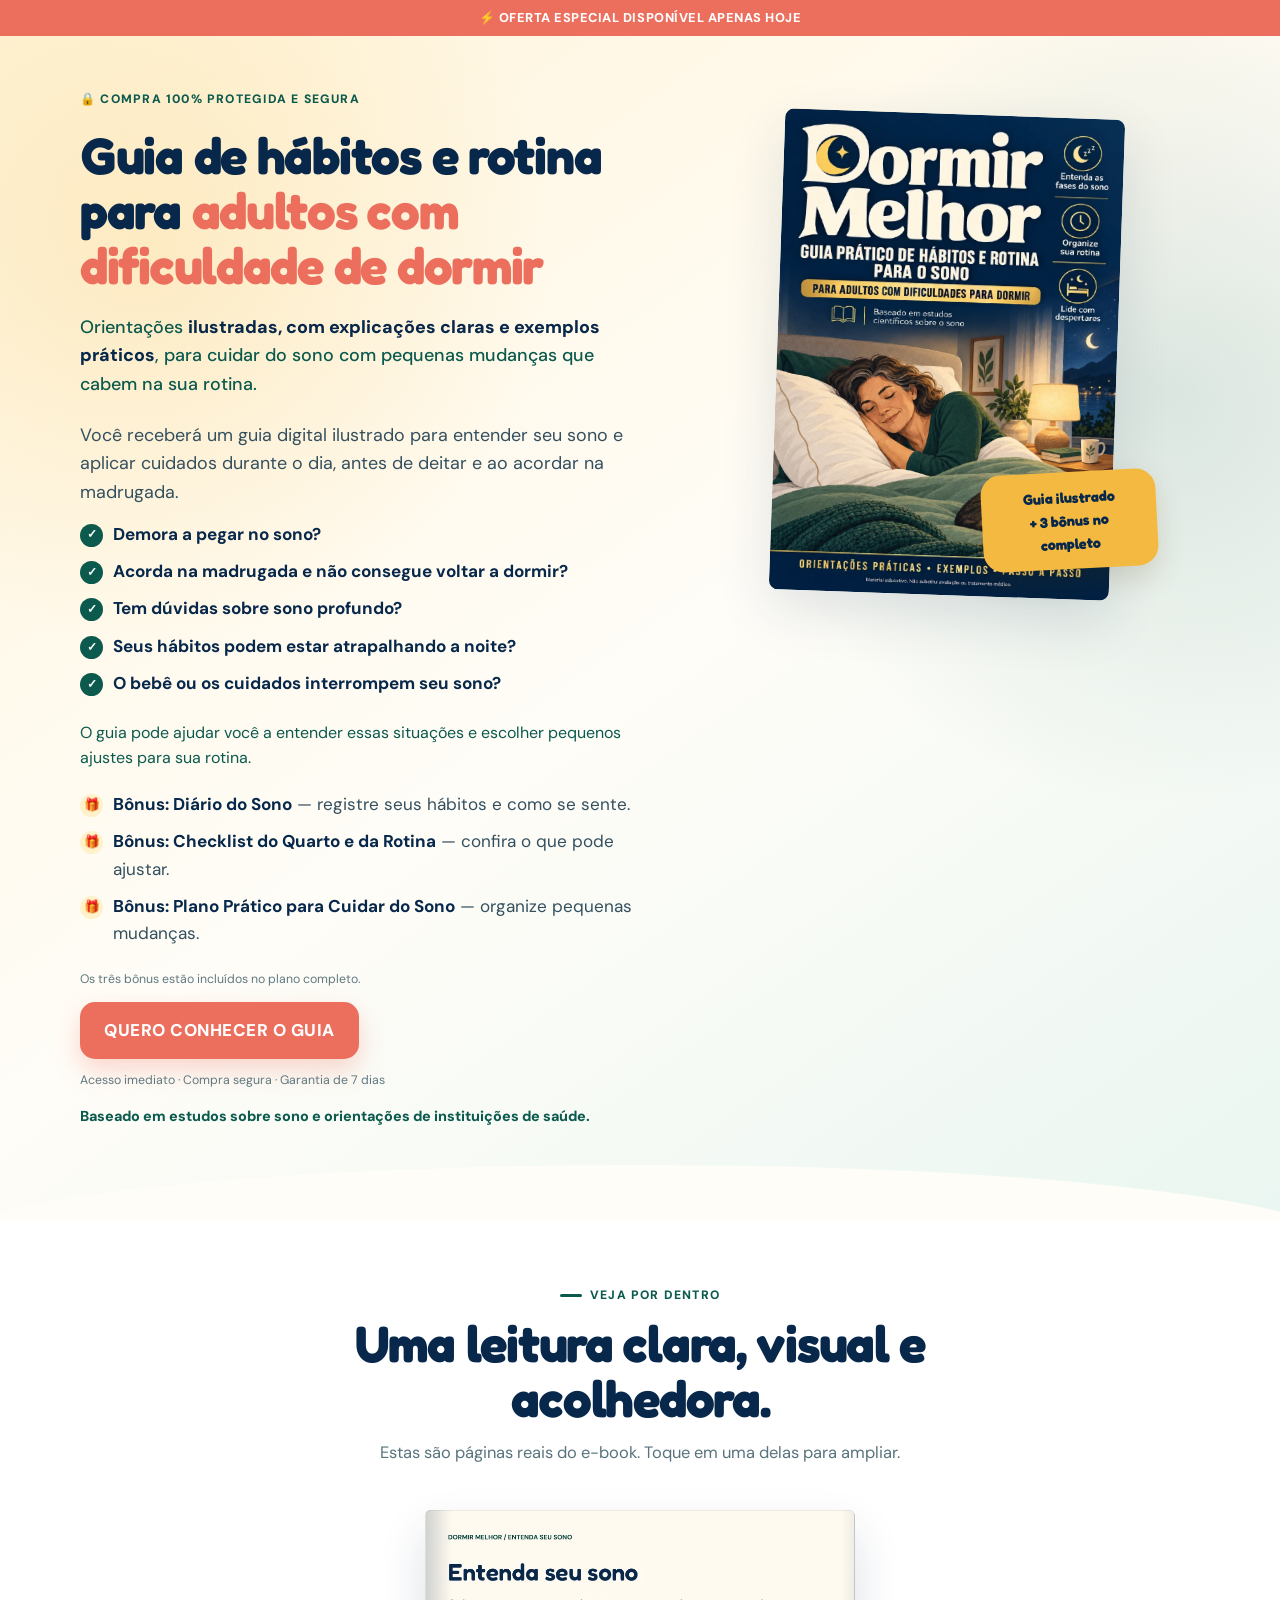
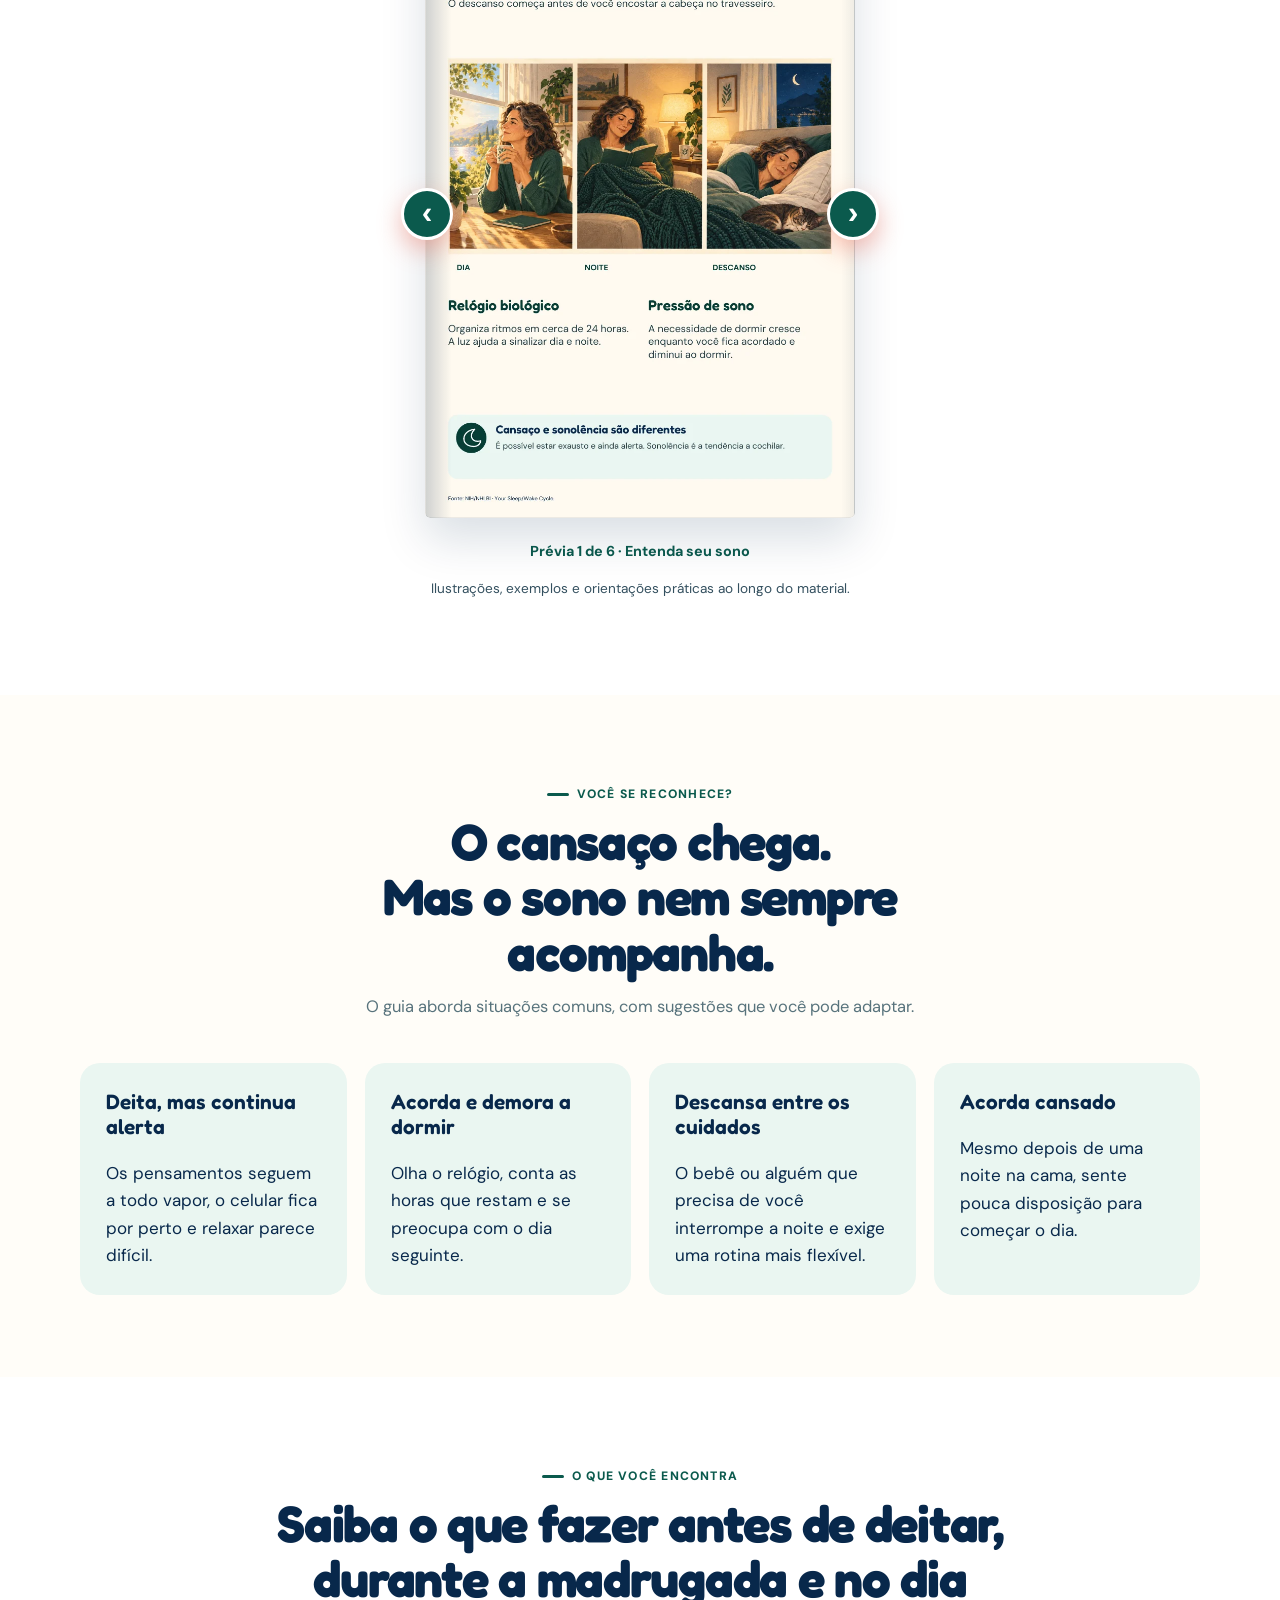
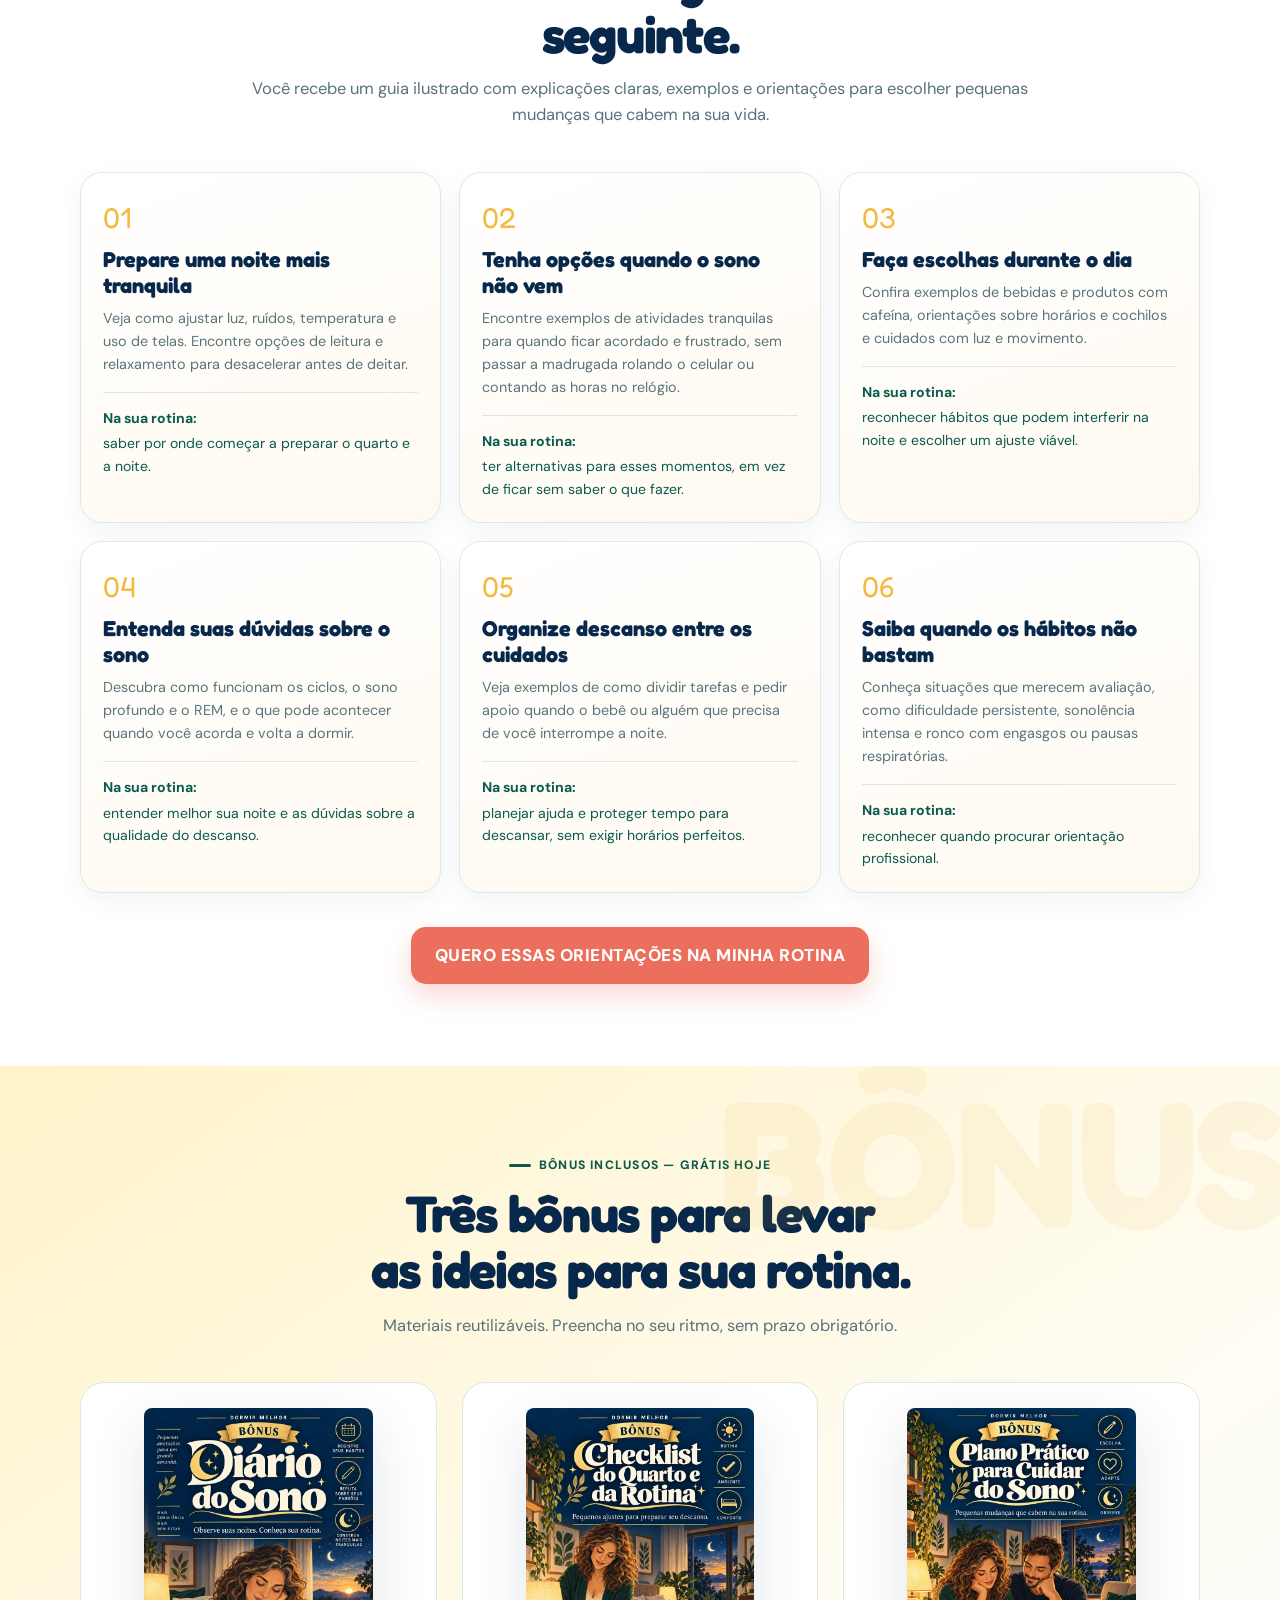
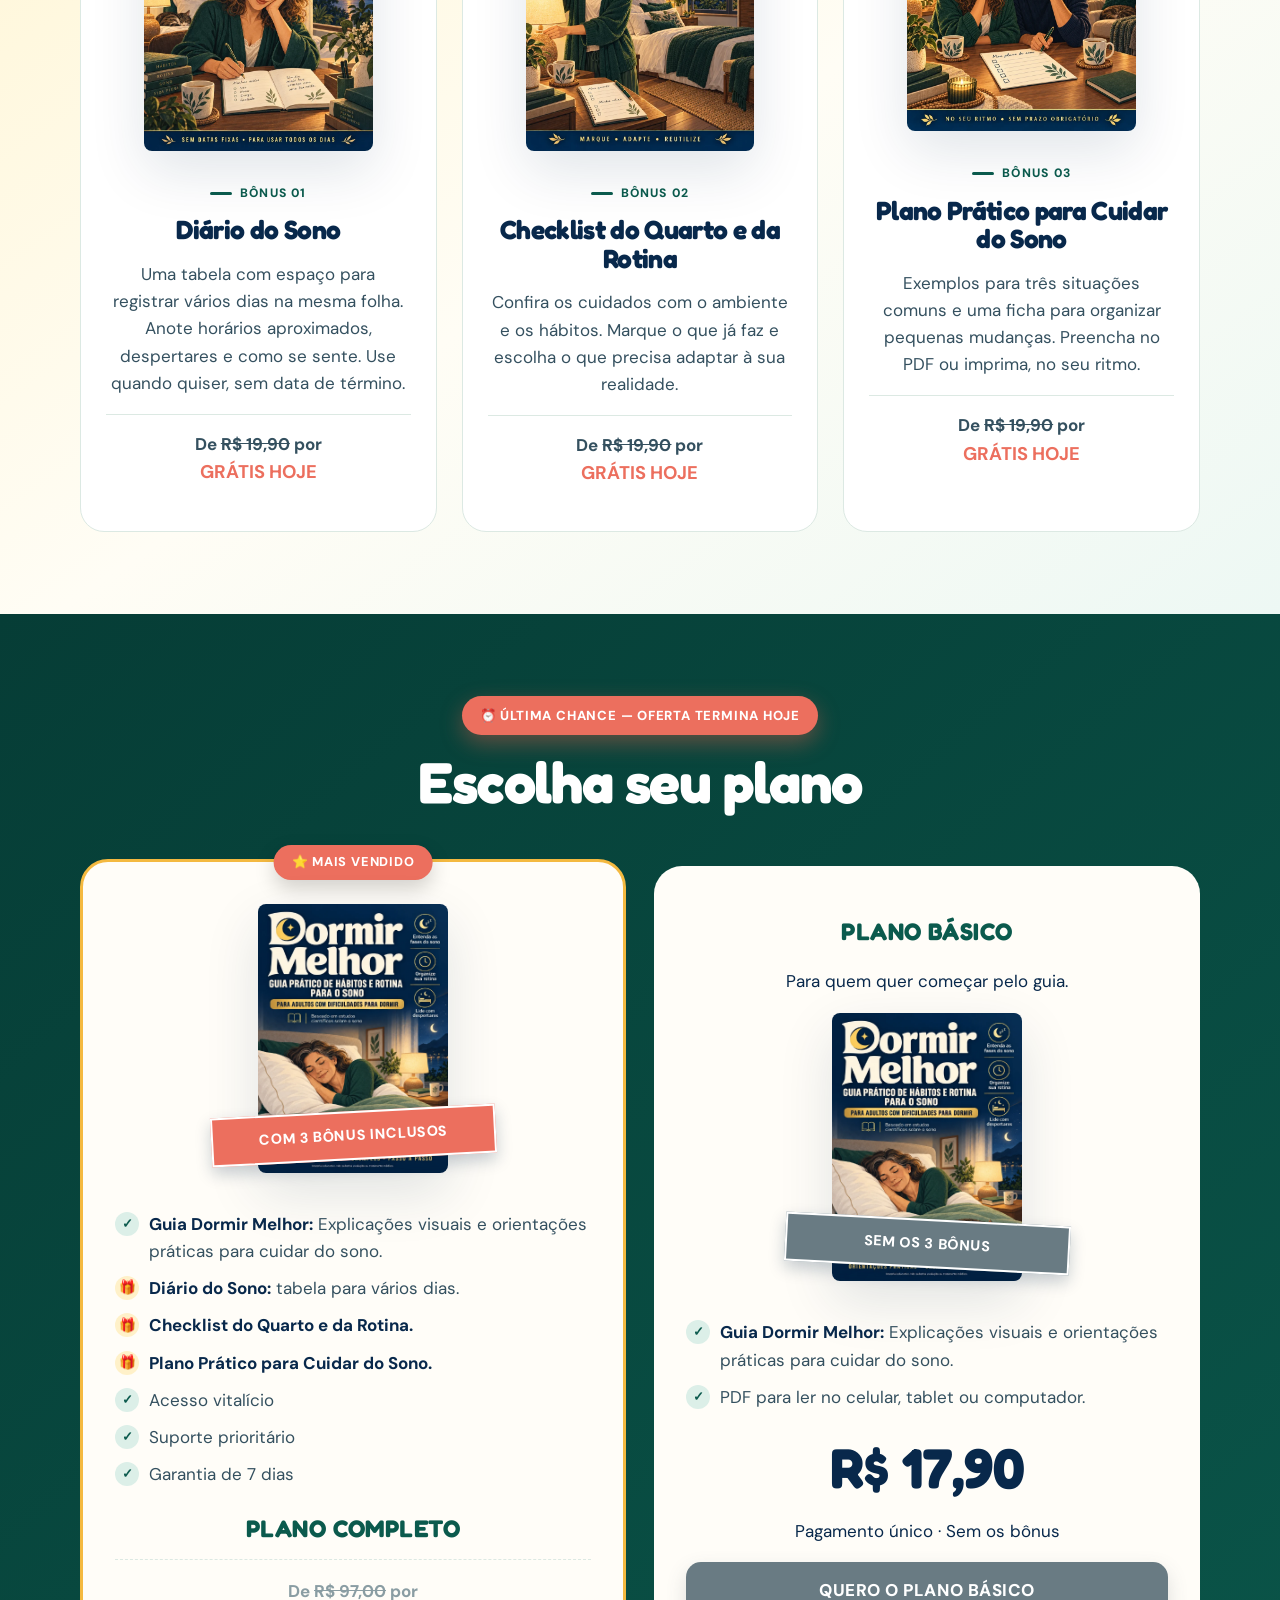
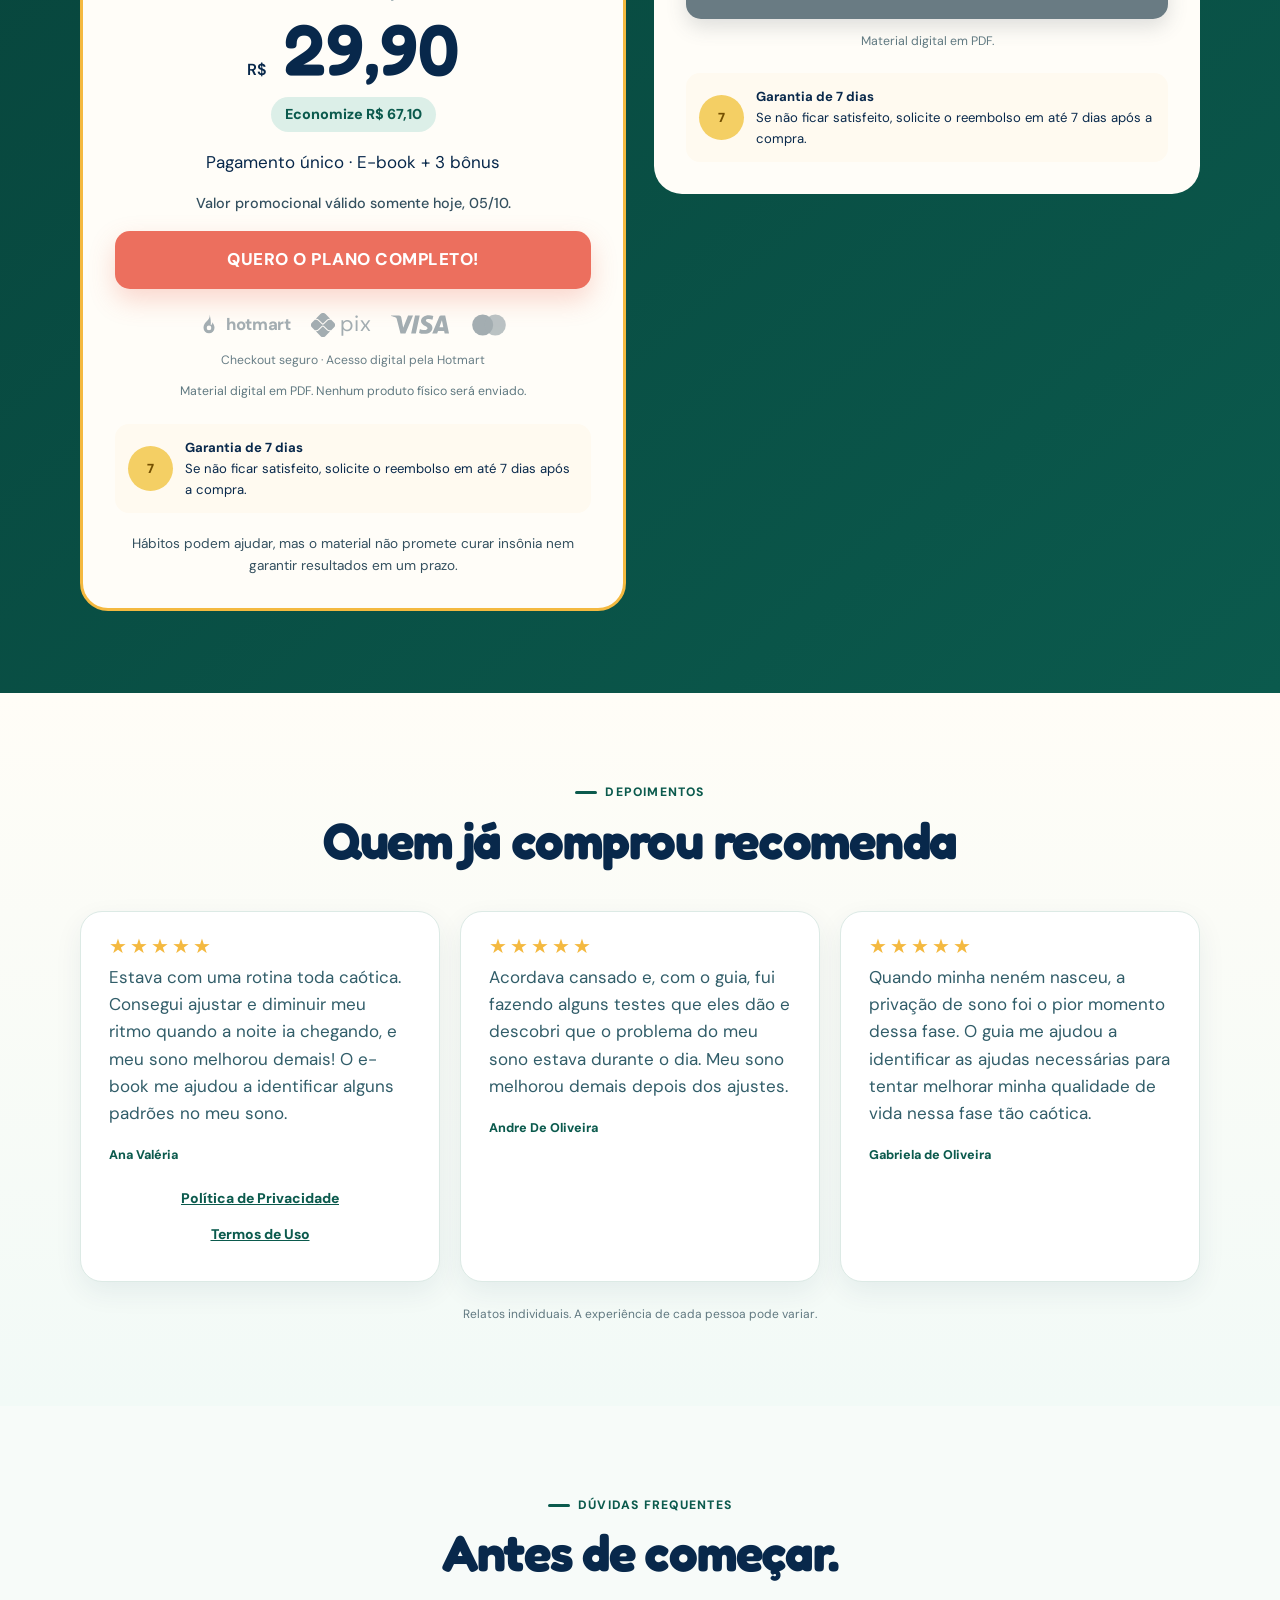
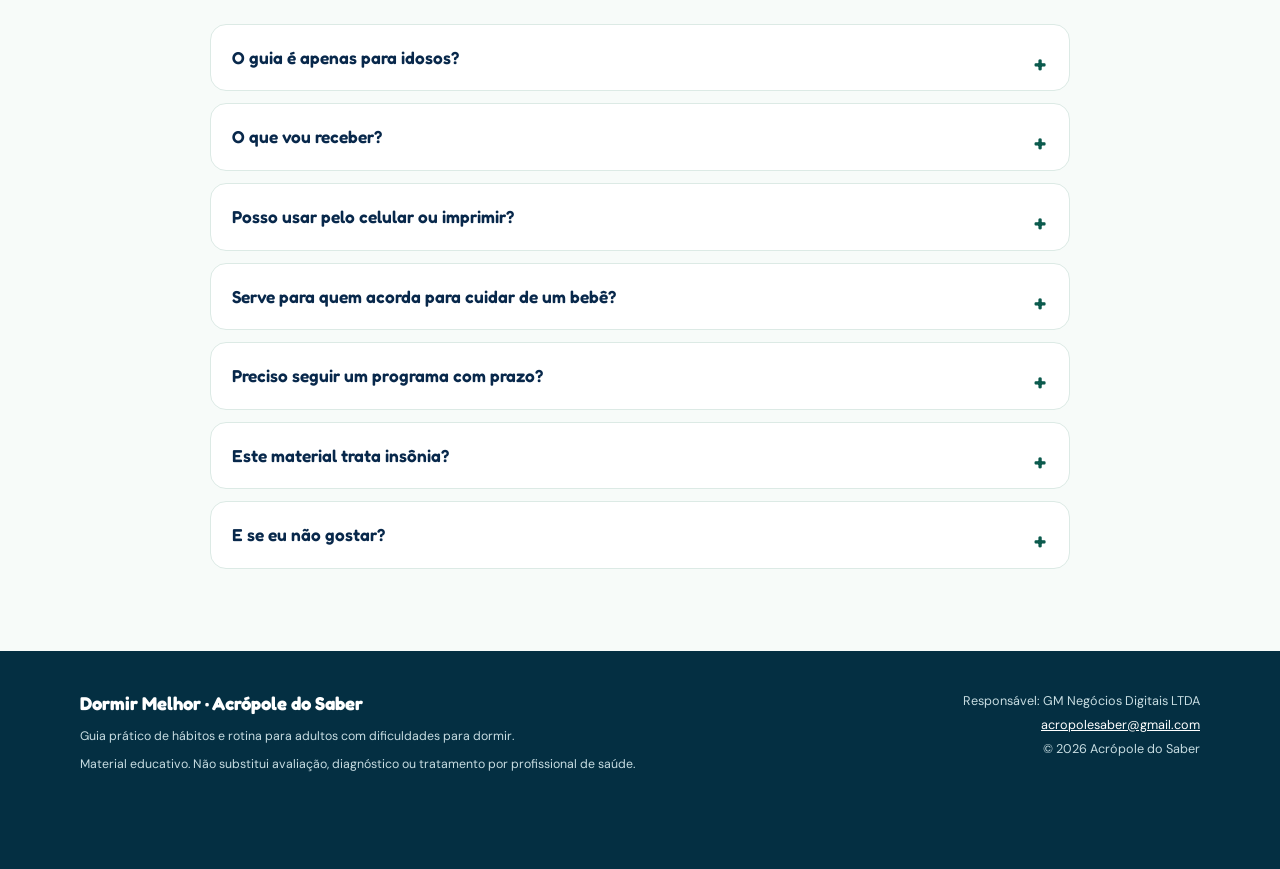
<file: dormir-melhor/index.html>
<!doctype html><html lang="pt-BR"><head><!-- Meta Pixel Code --><script>!function(f,b,e,v,n,t,s){if(f.fbq)return;n=f.fbq=function(){n.callMethod?n.callMethod.apply(n,arguments):n.queue.push(arguments)};if(!f._fbq)f._fbq=n;n.push=n;n.loaded=!0;n.version='2.0';n.queue=[];t=b.createElement(e);t.async=!0;t.src=v;s=b.getElementsByTagName(e)[0];s.parentNode.insertBefore(t,s)}(window,document,'script','https://connect.facebook.net/en_US/fbevents.js');fbq('init','1323893266191840');fbq('track','PageView');</script><noscript><img height="1" width="1" style="display:none" src="https://www.facebook.com/tr?id=1323893266191840&amp;ev=PageView&amp;noscript=1" alt=""></noscript><!-- End Meta Pixel Code --><script src="../js/meta-pixel.js" defer></script><meta charset="utf-8"><meta name="viewport" content="width=device-width,initial-scale=1"><title>Dormir Melhor | Guia prático de hábitos e rotina</title><meta name="description" content="Guia ilustrado para adultos com dificuldades para dormir. Entenda o sono, organize sua rotina e aplique pequenas mudanças. Inclui três bônus práticos."><link rel="canonical" href="https://acropoledosaber.com.br/dormir-melhor/"><meta name="theme-color" content="#08284b"><meta property="og:title" content="Dormir Melhor — Guia prático de hábitos e rotina"><meta property="og:description" content="Orientações práticas, páginas ilustradas e três bônus para cuidar do sono no seu ritmo."><meta property="og:type" content="website"><meta property="og:url" content="https://acropoledosaber.com.br/dormir-melhor/"><meta property="og:image" content="https://acropoledosaber.com.br/dormir-melhor/assets/capa.webp"><link rel="icon" href="favicon.svg" type="image/svg+xml"><link rel="preconnect" href="https://fonts.googleapis.com"><link rel="preconnect" href="https://fonts.gstatic.com" crossorigin><link href="https://fonts.googleapis.com/css2?family=DM+Sans:wght@400;500;600;700;800&amp;family=Fredoka:wght@500;600;700&amp;display=swap" rel="stylesheet"><style>
    :root{--ink:#08284b;--text:#34505f;--teal:#0b5a4d;--coral:#ec6f5e;--gold:#f4b940;--cream:#fffaf0;--paper:#fffdf8;--mint:#eaf6f1;--line:#dce9e3;--shadow:0 20px 55px rgba(8,40,75,.12)}
    *{box-sizing:border-box}html{scroll-behavior:smooth}body{margin:0;color:var(--ink);font-family:"DM Sans",sans-serif;background:var(--paper);font-size:17px;line-height:1.6}img{display:block;max-width:100%;height:auto}a{color:inherit}.wrap{width:min(1120px,calc(100% - 40px));margin:auto}.display{font-family:"Fredoka",sans-serif;line-height:1.08;letter-spacing:-.025em}.eyebrow{display:inline-flex;align-items:center;gap:8px;color:var(--coral);font-size:.76rem;font-weight:800;letter-spacing:.1em;text-transform:uppercase}.eyebrow:before{content:"";width:22px;height:3px;border-radius:9px;background:currentColor}.secure-eyebrow{color:var(--teal)}.secure-eyebrow:before{display:none}.button{display:inline-flex;align-items:center;justify-content:center;padding:15px 24px;border-radius:15px;background:var(--coral);box-shadow:0 11px 26px rgba(237,98,74,.25);color:#fff;font-weight:800;text-decoration:none;transition:.2s}.button:hover{transform:translateY(-2px);box-shadow:0 15px 32px rgba(237,98,74,.31)}.button.teal{background:var(--teal)}.micro{color:#607981;font-size:.77rem}.notice{padding:8px 18px;background:var(--coral);color:#fff;text-align:center;font-size:.8rem;font-weight:800;letter-spacing:.04em}
    section{padding:82px 0}.hero{position:relative;overflow:hidden;padding:70px 0 78px;background:radial-gradient(circle at 12% 18%,rgba(244,185,64,.2),transparent 27%),radial-gradient(circle at 91% 30%,rgba(11,90,77,.14),transparent 29%),linear-gradient(145deg,#fff4d9,#fffdf8 52%,#eaf6f1)}.hero:after{content:"";position:absolute;left:-5%;right:-5%;bottom:-105px;height:160px;border-radius:50% 50% 0 0;background:var(--paper)}.hero-grid{position:relative;z-index:1;display:grid;grid-template-columns:1.05fr .95fr;gap:54px;align-items:center}.hero h1{max-width:720px;margin:16px 0 19px;font-size:clamp(2.75rem,5.4vw,5rem)}.hero h1 span{color:var(--coral)}.hero .lead{max-width:600px;margin:0 0 14px;color:var(--text);font-size:1.07rem}.hero .lead strong{color:var(--ink)}.receive{display:grid;gap:10px;max-width:600px;margin:0 0 22px;padding:0;list-style:none}.receive li{position:relative;padding-left:33px;color:var(--text);font-size:1.07rem;text-align:left}.receive li strong{color:var(--ink)}.receive li:before{content:"✓";position:absolute;left:0;top:3px;display:grid;width:23px;height:23px;place-items:center;border-radius:50%;background:var(--teal);color:#fff;font-size:.75rem;font-weight:900}.hero-price{margin:0 0 14px;color:var(--text);font-weight:700}.hero-price s{color:#8a9da3}.hero-price strong{color:var(--coral);font-family:"Fredoka";font-size:1.8rem}.trust{margin:12px 0 0}.hero-actions{display:flex;flex-wrap:wrap;align-items:center;gap:14px}.hero-art{position:relative}.hero-art img{border-radius:28px;box-shadow:var(--shadow)}.hero-badge{position:absolute;right:-10px;bottom:26px;max-width:175px;padding:12px 16px;border:2px solid var(--gold);border-radius:20px;background:#fff;color:#795104;font-family:"Fredoka";font-size:.9rem;font-weight:700;text-align:center;box-shadow:0 12px 28px rgba(90,60,0,.15);transform:rotate(-3deg);z-index:3}
    .section-head{max-width:780px;margin:0 auto 43px;text-align:center}.section-head .eyebrow{justify-content:center}.section-head h2{margin:10px 0 14px;font-size:clamp(2.1rem,4vw,3.5rem)}.section-head p{margin:0;color:#58737c;font-size:1.03rem}
    .contents{background:#fff}.topics{display:grid;grid-template-columns:repeat(3,1fr);gap:18px}.topic{padding:22px;border:1px solid #dce9e4;border-radius:22px;background:#fff;box-shadow:0 8px 25px rgba(7,63,87,.06)}.topic .num{font-family:"Fredoka";font-size:1.8rem;color:var(--coral)}.topic h3{margin:6px 0 8px;font-family:"Fredoka";font-size:1.25rem}.topic p{margin:0;color:#5b747c;font-size:.9rem}.center-cta{text-align:center;margin-top:34px}
    .inside{background:var(--cream)}.carousel{position:relative}.track{display:flex;gap:18px;overflow-x:auto;padding:6px 4px 20px;scroll-snap-type:x mandatory;scrollbar-width:thin}.page{flex:0 0 min(300px,76%);margin:0;scroll-snap-align:center}.page button{display:block;width:100%;padding:0;border:0;background:none;cursor:zoom-in}.page img{width:100%;height:auto;border-radius:14px;box-shadow:0 12px 30px rgba(7,63,87,.16)}.page figcaption{margin-top:10px;font-size:.9rem;font-weight:700;text-align:center}.car-btn{position:absolute;top:calc(50% - 46px);z-index:2;display:grid;width:56px;height:56px;place-items:center;padding:0 0 4px;border:3px solid #fff;border-radius:50%;background:var(--coral);box-shadow:0 10px 24px rgba(237,98,74,.4);color:#fff;font-size:2.2rem;font-weight:700;line-height:1;cursor:pointer;transition:opacity .2s,transform .2s}.car-btn:hover{transform:scale(1.08)}.car-btn[disabled]{opacity:.3;cursor:default;transform:none}.car-btn.prev{left:-18px}.car-btn.next{right:-18px}.car-btn.next:not([disabled]){animation:nudge 1.6s ease-in-out infinite}@keyframes nudge{50%{transform:translateX(5px)}}.lightbox{max-width:min(760px,94vw);max-height:94vh;padding:0;border:0;background:transparent;overflow:visible}.lightbox::backdrop{background:rgba(4,47,66,.86)}.lightbox img{width:auto;max-height:90vh;margin:auto;border-radius:12px}.lightbox .close{position:absolute;top:-14px;right:-14px;width:40px;height:40px;border:0;border-radius:50%;background:#fff;color:var(--ink);font-size:1.5rem;cursor:pointer}.checklist{list-style:none;padding:0;margin:22px 0}.checklist li{position:relative;padding:8px 0 8px 33px}.checklist li:before{content:"✓";position:absolute;left:0;top:8px;display:grid;width:23px;height:23px;place-items:center;border-radius:50%;background:#dcefe8;color:var(--teal);font-weight:900}
    .testimonials{background:linear-gradient(180deg,#fffdf7,#f2faf7)}.testimonial-grid{display:grid;grid-template-columns:repeat(2,1fr);gap:20px}.testimonial{position:relative;margin:0;padding:24px 28px 24px;border:1px solid #dceae5;border-radius:22px;background:#fff;box-shadow:0 10px 28px rgba(7,63,87,.07);color:#315d69}.stars{color:var(--gold);font-size:1.25rem;letter-spacing:3px;line-height:1}.testimonial p{position:relative;margin:8px 0 18px}.testimonial footer{padding:0;background:none;color:var(--teal);font-size:.79rem;font-weight:800}.testimonial-note{max-width:720px;margin:23px auto 0;color:#617981;font-size:.75rem;text-align:center}
    .author-grid{display:grid;grid-template-columns:.78fr 1.22fr;gap:56px;align-items:center}.author-photo{position:relative}.author-photo:before{content:"";position:absolute;inset:-14px 19px 19px -14px;border:3px solid var(--coral);border-radius:34px}.author-photo img{position:relative;z-index:1;aspect-ratio:4/4.5;object-fit:cover;border-radius:30px;box-shadow:var(--shadow)}.author h2{margin:10px 0 8px;font-size:clamp(2.25rem,4vw,3.7rem)}.credentials{margin:0 0 19px;color:var(--teal);font-weight:800}.author-copy>p{color:#44656e}.facts{display:flex;flex-wrap:wrap;gap:13px;margin-top:25px}.fact{padding:13px 17px;border:1px solid var(--line);border-radius:16px;background:var(--cream);font-weight:700}.site-link{display:inline-block;margin-top:22px;color:var(--teal);font-weight:800;text-decoration:underline;text-underline-offset:4px}.site-link:hover{color:var(--coral)}.fact strong{display:block;color:var(--coral);font-family:"Fredoka";font-size:1.3rem}
    .bonus{position:relative;overflow:hidden;background:linear-gradient(145deg,#fff3c9,#fffdf5 58%,#edf8f4)}.bonus:before{content:"BÔNUS";position:absolute;right:-10px;top:5px;color:rgba(221,160,31,.08);font-family:"Fredoka";font-size:clamp(5rem,14vw,12rem);font-weight:700;line-height:1}.bonus-grid{position:relative;display:grid;grid-template-columns:.82fr 1.18fr;gap:60px;align-items:center}.bonus-cover{position:relative;width:min(430px,100%);margin:auto}.bonus-cover img{border-radius:25px;box-shadow:0 24px 55px rgba(104,68,5,.2);transform:rotate(-2deg)}.bonus-badge{position:absolute;right:-18px;top:28px;display:grid;width:92px;height:92px;place-items:center;border-radius:50%;background:var(--gold);box-shadow:0 12px 26px rgba(126,80,0,.23);color:#fff;font-family:"Fredoka";font-weight:700;line-height:1.05;text-align:center;transform:rotate(7deg)}.bonus h2{margin:11px 0 16px;font-size:clamp(2.25rem,4vw,3.7rem)}.bonus-copy>p{color:#496971}.bonus-name{margin:23px 0;padding:20px 22px;border:1px solid #ead296;border-radius:19px;background:#fff}.bonus-name strong{display:block;margin-bottom:4px;color:var(--coral);font-family:"Fredoka";font-size:1.3rem}.free-tag{display:inline-block;margin-left:6px;padding:4px 10px;border-radius:999px;background:var(--coral);color:#fff;font-size:.72rem;font-weight:800;letter-spacing:.06em;text-transform:uppercase;vertical-align:middle}.bonus-pages{display:flex;gap:10px;margin:0 0 8px}.bonus-pages button{flex:1;padding:0;border:1px solid #ead296;border-radius:10px;background:#fff;overflow:hidden;cursor:zoom-in}.bonus-pages img{width:100%;height:auto}.bonus-value{display:inline-block;padding:8px 13px;border-radius:999px;background:#e3f3ec;color:var(--teal);font-size:.83rem;font-weight:800}
    .offer{background:linear-gradient(140deg,#063d36,#0b5a4d);color:#fff}.offer-head{margin:0 auto 28px;text-align:center}.urgent-tag{display:inline-block;padding:9px 18px;border-radius:999px;background:var(--coral);box-shadow:0 8px 22px rgba(237,98,74,.4);color:#fff;font-size:.82rem;font-weight:800;letter-spacing:.06em;text-transform:uppercase;animation:pulse 1.8s ease-in-out infinite}@keyframes pulse{50%{transform:scale(1.05)}}.offer h2{margin:16px 0 0;font-size:clamp(2.2rem,4.5vw,3.6rem)}.offer-mockup{width:min(380px,100%);margin:-8px auto 6px;border-radius:18px}.offer-list{display:grid;gap:10px;margin:8px 0 22px;padding:0;list-style:none;text-align:left}.offer-list li{position:relative;padding-left:34px;color:var(--text)}.offer-list li strong{color:var(--ink)}.offer-list li:before{content:"✓";position:absolute;left:0;top:1px;display:grid;width:24px;height:24px;place-items:center;border-radius:50%;background:#dcefe8;color:var(--teal);font-size:.8rem;font-weight:900}.offer-list li.gift:before{content:"🎁";background:#fff1c9;font-size:.85rem}.steps{display:flex;flex-wrap:wrap;justify-content:center;gap:12px 26px;margin:28px 0 0;padding:0;list-style:none;counter-reset:step}.steps li{display:flex;gap:10px;align-items:center;color:#dbecef;font-size:.92rem;counter-increment:step}.steps li:before{content:counter(step);display:grid;flex:0 0 28px;height:28px;place-items:center;border-radius:50%;background:#ffd274;color:var(--ink);font-weight:900}.old-price{padding-top:18px;border-top:1px dashed var(--line);color:#8a9da3;font-weight:700}.save{display:inline-block;margin-top:4px;padding:6px 14px;border-radius:999px;background:#dcefe8;color:var(--teal);font-size:.9rem;font-weight:800}.pay{display:flex;flex-wrap:wrap;justify-content:center;align-items:center;gap:10px 20px;margin:6px 0 12px;color:#a3adb1}.pay-logo{display:inline-flex;align-items:center;gap:5px;height:28px}.pay-logo svg{width:24px;height:24px;fill:currentColor}.pay-logo b{font-size:1.05rem;font-weight:800;letter-spacing:-.02em}.pay-logo i{font-family:"DM Sans";font-size:1.35rem;font-style:normal;font-weight:400;letter-spacing:.02em}.pay-logo .pay-visa{width:58px;height:29px}.pay-logo .pay-mc{width:40px;height:26px}.price-card{max-width:560px;margin:auto;padding:32px;border-radius:25px;background:#fff;box-shadow:0 22px 65px rgba(0,0,0,.25);color:var(--ink);text-align:center}.price{margin:4px 0 7px;font-family:"Fredoka";font-size:4.5rem;line-height:1}.price small{font-family:"DM Sans";font-size:1rem}.launch-note{max-width:320px;margin:10px auto 0;color:var(--coral);font-size:.81rem;font-weight:700;line-height:1.4}.price-card .button{width:100%;margin:18px 0 10px}.secure{color:#687e86;font-size:.76rem}.guarantee{display:flex;gap:12px;align-items:center;margin-top:17px;padding:13px;border-radius:14px;background:var(--cream);font-size:.82rem;text-align:left}.seal{display:grid;flex:0 0 45px;width:45px;height:45px;place-items:center;border-radius:50%;background:#f4cf64;color:#745000;font-weight:900}
    .faq{background:#f7fbf9}.faq-list{display:grid;max-width:860px;margin:auto;gap:12px}.faq details{padding:0 21px;border:1px solid #dceae5;border-radius:16px;background:#fff}.faq summary{position:relative;padding:19px 35px 19px 0;cursor:pointer;list-style:none;font-family:"Fredoka";font-size:1.08rem;font-weight:600}.faq summary:after{content:"+";position:absolute;right:2px;color:var(--coral);font-size:1.5rem}.faq details[open] summary:after{content:"–"}.faq details p{margin:0 0 20px;color:#5b747c}
    body>footer{padding:38px 0 95px;background:#042f42;color:#c8dde2}.footer-grid{display:flex;justify-content:space-between;gap:30px}.footer-grid strong{color:#fff;font-family:"Fredoka";font-size:1.16rem}.footer-grid p{max-width:650px;margin:8px 0 0;font-size:.77rem}.footer-links{text-align:right;font-size:.79rem}.footer-links a{color:#fff}.mobile-buy{display:none}[data-today-prefix]:has(+[data-today]:empty){display:none}
    @media(max-width:900px){.hero-grid,.author-grid,.bonus-grid{grid-template-columns:1fr}.hero-copy{text-align:center}.hero .lead{margin-left:auto;margin-right:auto}.receive{display:inline-grid}.hero-actions{justify-content:center}.hero-art{width:min(480px,92%);margin:auto}.testimonial-grid,.topics{grid-template-columns:1fr 1fr}.bonus-grid{gap:38px}.bonus-cover{width:min(360px,85%)}.author-photo{width:min(500px,100%);margin:auto}.footer-grid{display:block}.footer-links{margin-top:20px;text-align:left}}
    @media(max-width:600px){.wrap{width:min(100% - 28px,1120px)}.notice{font-size:.69rem}.hero{padding-top:26px}.hero-grid{gap:0;text-align:center}.hero-copy{display:contents}.hero-copy>*{order:3}.hero-grid>.hero-copy>.eyebrow{order:0;justify-self:center}.hero h1{order:1;margin:10px 0 12px;font-size:2.15rem}.hero .lead-first{order:1;margin-bottom:18px}.hero-grid>.hero-art{order:2;width:min(340px,90%);margin:0 auto 24px}.receive li,.hero .lead{font-size:1rem}.car-btn{width:50px;height:50px;font-size:2rem}.car-btn.prev{left:4px}.car-btn.next{right:4px}.hero-badge{right:-2px;font-size:.8rem}.testimonial-grid,.topics{grid-template-columns:1fr}.topic,.testimonial{text-align:center}.author-copy,.bonus-copy{text-align:center}.checklist{text-align:left}.facts{justify-content:center}.fact{text-align:center}.guarantee{flex-direction:column;text-align:center}.price-card{padding:24px 18px}.urgent-tag{font-size:.72rem;padding:8px 14px}.steps{flex-direction:column;align-items:flex-start;width:max-content;margin-left:auto;margin-right:auto}.price{font-size:3.7rem}.mobile-buy{position:fixed;left:0;right:0;bottom:0;z-index:35;display:block;padding:10px 14px;border-top:1px solid var(--line);background:rgba(255,253,247,.96);transform:translateY(110%);visibility:hidden;transition:transform .3s,visibility .3s}.mobile-buy.show{transform:none;visibility:visible}.mobile-buy .button{width:100%;padding:13px}section{padding:62px 0}}
    .hero-logo{width:170px;margin:0 0 14px}
    .bonuses{background:linear-gradient(145deg,#fff1c9,#fffdf5 58%,#eaf6f1)}.bonus3-grid{display:grid;grid-template-columns:repeat(3,1fr);gap:22px}.bonus3{display:flex;flex-direction:column;align-items:center;padding:22px;border:1px solid #efd98f;border-radius:22px;background:#fff;box-shadow:0 10px 28px rgba(8,40,75,.07);text-align:center}.bonus3 .tag{padding:5px 14px;border-radius:999px;background:var(--teal);color:#fff;font-size:.78rem;font-weight:800;letter-spacing:.08em}.bonus3 button{width:min(220px,80%);margin:16px 0;padding:0;border:0;background:none;cursor:zoom-in}.bonus3 img{border-radius:10px;box-shadow:0 14px 30px rgba(8,40,75,.18)}.bonus3 h3{margin:0 0 6px;font-family:"Fredoka";font-size:1.2rem;line-height:1.2}.bonus3 p{margin:0 0 14px;color:#58737c;font-size:.95rem}.bonus3 .val{margin-top:auto;color:#8a9da3;font-weight:700}.bonus3 .val strong{display:block;color:var(--coral);font-family:"Fredoka";font-size:1.35rem}.testimonial-grid.three{grid-template-columns:repeat(3,1fr)}.toast{position:fixed;left:16px;bottom:16px;z-index:40;display:flex;gap:11px;align-items:center;width:min(370px,calc(100% - 32px));padding:12px 34px 12px 13px;border-left:4px solid var(--teal);border-radius:14px;background:#fff;box-shadow:0 12px 32px rgba(8,40,75,.24);color:var(--text);opacity:0;transform:translateY(140%);transition:opacity .4s,transform .4s,bottom .3s}.toast.show{opacity:1;transform:none}.toast.above-bar{bottom:84px}.toast-icon{display:grid;flex:0 0 34px;height:34px;place-items:center;border-radius:50%;background:var(--teal);color:#fff;font-weight:900}.toast-text{margin:0;font-size:.88rem;line-height:1.38}.toast-text strong{color:var(--ink)}.toast-close{position:absolute;top:4px;right:6px;padding:4px;border:0;background:none;color:#8a9da3;font-size:1.15rem;line-height:1;cursor:pointer}@media(prefers-reduced-motion:reduce){.toast{transition:none}}.receive li.gift:before{content:"🎁";background:#fff1c9;font-size:.8rem}.plan-full{position:relative;border:3px solid var(--gold)}.best-tag{position:absolute;top:-17px;left:50%;padding:7px 18px;border-radius:999px;background:var(--gold);box-shadow:0 8px 20px rgba(0,0,0,.18);color:var(--ink);font-size:.8rem;font-weight:800;letter-spacing:.06em;text-transform:uppercase;white-space:nowrap;transform:translateX(-50%)}.plan-name{margin:6px 0 10px;color:var(--teal);font-family:"Fredoka";font-size:1.5rem;font-weight:700;letter-spacing:.02em;text-transform:uppercase}.plan-basic{margin-top:26px;padding-top:26px}.plan-basic .plan-name{margin:0;color:var(--text)}.plan-sub{margin:0 0 16px;color:#8a9da3;font-size:.92rem}.plan-basic .price{font-size:3.4rem}.basic-img{width:min(360px,100%);margin:0 auto 14px}.plan-basic .button-basic{background:#fff;border:2px solid var(--teal);box-shadow:none;color:var(--teal)}
    @media(max-width:900px){.bonus3-grid{grid-template-columns:1fr 1fr}.testimonial-grid.three{grid-template-columns:1fr}}@media(max-width:600px){.pay{gap:8px 12px}.pay-logo b{font-size:.95rem}.pay-logo .pay-visa{width:50px}.bonus3-grid{grid-template-columns:1fr}.hero-logo{order:0;justify-self:center;width:140px;margin-bottom:6px}}
    .button{text-transform:uppercase;letter-spacing:.03em;text-align:center}@media(max-width:600px){.button{padding-left:16px;padding-right:16px;font-size:.84rem;letter-spacing:.02em;white-space:nowrap}}
  
    :root{--ink:#133c55;--teal:#087c78;--coral:#dc5947;--gold:#f5c84c;--cream:#fff9ed;--paper:#fffdf8;--mint:#e0f4ee}
    .brand{font-family:"Fredoka",sans-serif;font-size:1.2rem;font-weight:600;text-decoration:none;display:block;margin-bottom:15px}.brand small{display:block;font-family:"DM Sans",sans-serif;font-size:.65rem;text-transform:uppercase;letter-spacing:.16em;color:var(--teal)}
    .hero-art .cover-main{width:74%;margin:0 auto;transform:rotate(-3deg);border-radius:10px;box-shadow:12px 18px 35px #133c5533}.cover-stack{position:relative;padding:0 0 45px}.stack-bonuses{display:flex;gap:10px;justify-content:center;margin:-34px 0 0;position:relative}.stack-bonuses img{width:27%;border-radius:6px;box-shadow:0 9px 20px #133c5533;transform:rotate(3deg)}
    .product-cover{width:min(225px,65%);margin:6px auto 20px;border-radius:8px;box-shadow:0 12px 24px #133c5522}.offer-covers{display:flex;justify-content:center;gap:10px;margin:0 auto 20px}.offer-covers img{width:23%;border-radius:5px;box-shadow:0 8px 16px #133c5522}
    .price.pending{font-family:"DM Sans",sans-serif;font-size:1.2rem;line-height:1.5;color:var(--text)}.button[aria-disabled="true"]{background:#647a84;border-color:#647a84;color:white;box-shadow:none;cursor:default;transform:none}.product-limit{max-width:700px;margin:24px auto 0;font-size:.85rem;color:#496971;text-align:center}.use-case-title{font-family:"Fredoka";font-size:1.3rem;color:var(--teal);margin:0}.testimonial p{margin-bottom:0}
    a:focus-visible,button:focus-visible,summary:focus-visible{outline:3px solid var(--gold);outline-offset:5px}.skip-link{position:fixed;top:-80px;left:12px;z-index:100;padding:12px;background:white}.skip-link:focus{top:12px}.page button:focus-visible{outline-offset:2px}.lightbox .close{z-index:2}.lightbox img{max-width:90vw}.notice{background:var(--teal)}
    @media(max-width:600px){.brand{order:0;justify-self:center}.hero-grid>.hero-art{width:min(360px,95%)}.hero h1{font-size:2.3rem}.cover-stack{padding-bottom:12px}.button{white-space:normal}.hero-grid>.hero-copy>.eyebrow{order:0}.mobile-buy{padding-bottom:max(10px,env(safe-area-inset-bottom))}}
    @media(prefers-reduced-motion:reduce){html{scroll-behavior:auto}*,*:before,*:after{animation:none!important;transition:none!important}}

    .brand{width:245px;max-width:70%;margin-bottom:15px}.brand img{width:100%;height:auto}.hero h1{font-size:clamp(2.75rem,4.5vw,4.25rem)}.hero h1 small{display:block;margin-top:18px;font:600 clamp(1rem,1.8vw,1.3rem)/1.45 "DM Sans",sans-serif;letter-spacing:normal;color:var(--teal)}
    .hero-art{width:min(430px,100%);justify-self:center}.cover-stack{padding:35px 26px 20px}.hero-art .cover-main{position:relative;z-index:2;width:65%;transform:rotate(-3deg)}.hero-art .mock-page{position:absolute;width:45%;border-radius:5px;top:75px;box-shadow:0 12px 25px #133c5533}.mock-left{left:0;transform:rotate(-12deg)}.mock-right{right:0;transform:rotate(12deg)}.stack-bonuses{z-index:3;margin-top:-18px}.stack-bonuses img{width:25%}.inside{background:#fff}.carousel-controls{display:flex;justify-content:flex-end;margin-bottom:14px}.auto-toggle{padding:9px 15px;border:1px solid var(--teal);border-radius:999px;background:#fff;color:var(--teal);font:700 .85rem "DM Sans",sans-serif;cursor:pointer}.plan-ribbon{padding:9px 16px;margin:12px -32px 22px;background:var(--teal);color:white;font-weight:800;font-size:1rem;letter-spacing:.045em}.basic-ribbon{background:#697b83}.button[aria-disabled="true"]{background:var(--coral);border-color:var(--coral);color:white}.plan-basic .button[aria-disabled="true"]{background:white;color:var(--teal);border-color:var(--teal)}.testimonial footer{margin-top:18px}.urgent-tag{animation:none}
    @media(max-width:600px){.brand{width:205px;margin-bottom:15px}.hero h1{font-size:2.35rem}.hero-grid>.hero-art{width:min(300px,88%);margin:0 auto 22px}.hero h1 small{font-size:1.05rem;margin-top:13px}.cover-stack{padding:25px 18px 12px}.hero-art .mock-page{top:55px}.plan-ribbon{margin-left:-18px;margin-right:-18px;font-size:.9rem}.hero-grid>.hero-copy>.eyebrow{font-size:.64rem}.hero-actions .button{font-size:.8rem}.track{scroll-snap-type:x mandatory}}

    .track{scroll-snap-type:none;scroll-behavior:auto}.plan-visual{position:relative;width:min(320px,100%);margin:8px auto 22px;padding:0 30px 18px}.plan-visual .product-cover{width:100%;max-width:225px;margin:0 auto}.plan-visual .plan-ribbon{position:absolute;left:0;right:0;bottom:35px;margin:0;padding:12px 8px;transform:rotate(-3deg);box-shadow:0 7px 16px #133c5538;border:2px solid #fff;color:#fff;z-index:2;font-size:.95rem}.plan-visual .basic-ribbon{transform:rotate(3deg)}
    @media(max-width:600px){.hero-grid>.hero-copy>.eyebrow{margin-top:4px;margin-bottom:10px}.plan-visual{width:min(285px,100%)}.plan-visual .plan-ribbon{font-size:.84rem}}
    
:root{--ink:#08284b;--teal:#0b5a4d;--coral:#0b5a4d;--gold:#f4b940;--cream:#fffaf0;--mint:#eaf6f1}
.site-brand{display:inline-block;margin-bottom:18px;font-weight:800;text-decoration:none;color:var(--teal)}.hero .hero-art{max-width:400px}.hero-art img{width:85%;margin:auto;border-radius:9px;transform:rotate(2deg)}.hero h1{font-size:clamp(2.7rem,4.5vw,4.4rem)}.hero .lead{font-size:1.12rem}.hero-badge{background:var(--gold);color:var(--ink)}.bonus-cards{display:grid;grid-template-columns:repeat(3,1fr);gap:25px}.bonus-card{padding:25px;border-radius:24px;background:white;border:1px solid var(--line)}.bonus-card img{width:75%;margin:0 auto 25px;border-radius:8px;box-shadow:var(--shadow)}.bonus-card h3{font-size:1.65rem;margin:12px 0}.bonus-card p{color:var(--text)}.offer-card{max-width:660px;margin:auto;padding:32px;border-radius:28px;background:var(--paper);color:var(--ink);text-align:center}.offer-card .price{font:700 3.5rem 'Fredoka',sans-serif}.offer-card .button{width:100%}.offer-card button{font-family:inherit;border:0}.offer-card .cover-main{width:175px;margin:0 auto 20px;border-radius:8px;box-shadow:var(--shadow)}.buy-pending{padding:12px;border-radius:14px;background:var(--mint);color:var(--teal);font-weight:700}.science{background:var(--mint)}.science-grid{display:grid;grid-template-columns:.85fr 1.15fr;gap:50px;align-items:center}.science-grid img{border-radius:24px}.science h2{font-size:clamp(2rem,4vw,3rem)}.reader-cases{display:grid;grid-template-columns:repeat(3,1fr);gap:18px}.reader-case{padding:26px;border-radius:20px;background:var(--mint)}.reader-case h3{font:600 1.3rem 'Fredoka';margin-top:0}.reader-case p{margin-bottom:0}.guide-limit{font-size:.85rem;color:var(--text);margin:20px 0 0}.header-benefits{color:var(--teal);font-weight:800;font-size:.9rem}.preview-note{color:var(--text);text-align:center;font-size:.85rem}.footer-links{line-height:1.9}.car-btn.next{animation:none}
@media(max-width:700px){.bonus-cards,.reader-cases,.science-grid{grid-template-columns:1fr}.bonus-card img{width:55%;max-width:200px}.hero-grid>.hero-art{max-width:290px}.hero h1{font-size:2.45rem}.offer-card{padding:25px 20px}.science-grid{gap:25px}.hero-badge{right:0}.reader-case{padding:22px}}

.plans{display:grid;grid-template-columns:1fr 1fr;gap:28px;align-items:start}.plans .offer-card{width:100%}.full-plan{border:3px solid var(--gold)}.basic-plan{margin-top:25px}.plan-name{margin-top:15px}.offer h2{margin-bottom:15px}@media(max-width:700px){.plans{grid-template-columns:1fr}.basic-plan{margin-top:0}}
.reader-cases{grid-template-columns:repeat(4,1fr)}.bonus-promo{padding-top:16px;border-top:1px solid var(--line);font-weight:700}.bonus-promo strong{display:block;color:var(--teal);font-size:1.15rem}.launch-note{padding:12px;border-radius:12px;background:#fff1c9;color:var(--ink);font-size:.9rem;font-weight:700}.offer-head>.eyebrow{background:#f4b940;color:#08284b!important;padding:10px 18px;border-radius:999px}.offer-head>.eyebrow:before{display:none}.guarantee{text-align:left;margin-top:22px}.hero h1{font-size:clamp(2.6rem,4vw,3.9rem)}.hero{padding-top:48px}.hero-art{align-self:start;margin-top:30px}.inside{padding-top:58px}.carousel{perspective:1400px}.page img{transform-origin:left center;backface-visibility:hidden}.page.turning img{animation:pageTurn .85s ease-in-out}@keyframes pageTurn{0%{transform:rotateY(0deg)}40%{transform:rotateY(-32deg);filter:brightness(.85)}100%{transform:rotateY(0deg);filter:brightness(1)}}.carousel-controls{justify-content:center}.auto-toggle{font-family:inherit}.page{scroll-snap-align:start}
@media(max-width:1000px){.reader-cases{grid-template-columns:1fr 1fr}}@media(max-width:700px){.reader-cases{grid-template-columns:1fr}.hero-art{margin-top:0}.hero h1{font-size:2.3rem}.hero{padding-top:35px}.offer-head>.eyebrow{font-size:.68rem;letter-spacing:.04em}}

.hero .hero-support{color:var(--teal);font-weight:500;margin-bottom:22px}.hero-support strong{font-weight:800}
@media(max-width:900px){.hero-grid{gap:0}.hero-copy{display:contents}.hero-copy>*{order:4}.hero-grid>.hero-copy>.eyebrow{order:0;justify-self:center}.hero-grid>.hero-copy>h1{order:1}.hero-grid>.hero-copy>.hero-support{order:2;max-width:600px;margin:0 auto 24px;text-align:center}.hero-grid>.hero-art{order:3;margin:0 auto 28px}.hero-grid>.hero-copy>.lead:not(.hero-support){order:4}.hero-grid>.hero-copy>.receive{order:5}.hero-grid>.hero-copy>.micro:not(.trust){order:6}.hero-grid>.hero-copy>.hero-actions{order:7}.hero-grid>.hero-copy>.trust{order:8}.hero-grid>.hero-copy>.header-benefits{order:9}}

.book-carousel{width:min(430px,calc(100% - 28px));margin:auto;perspective:1800px}.book-carousel .track{position:relative;display:block;overflow:visible;padding:0;aspect-ratio:595/842;scroll-snap-type:none;touch-action:pan-y;isolation:isolate;box-shadow:0 22px 45px #08284b25;border-radius:5px}.book-carousel .page{position:absolute;inset:0;margin:0;visibility:hidden;transform-origin:left center;backface-visibility:hidden;transform:rotateY(0deg);z-index:0}.book-carousel .page.active,.book-carousel .page.incoming,.book-carousel .page.flipping{visibility:visible}.book-carousel .page.active{z-index:2}.book-carousel .page.incoming{z-index:1}.book-carousel .page.flipping{z-index:3;transition:transform 700ms cubic-bezier(.3,.05,.25,1),filter 700ms;filter:brightness(.82)}.book-carousel .page.forward{transform:rotateY(-178deg)}.book-carousel .page.backward{transform:rotateY(-178deg);transition:none}.book-carousel .page.backward.returning{transform:rotateY(0deg);transition:transform 700ms cubic-bezier(.3,.05,.25,1),filter 700ms;filter:brightness(1)}.book-carousel .page button{height:100%;position:relative;border-radius:5px;overflow:hidden}.book-carousel .page button:after{content:"";position:absolute;inset:0;pointer-events:none;background:linear-gradient(90deg,#08284b30,transparent 6%,transparent 97%,#08284b10);border:1px solid #08284b12;border-radius:5px}.book-carousel .page img{width:100%;height:100%;object-fit:contain;border-radius:5px;box-shadow:none;animation:none!important;transform:none!important}.book-carousel figcaption{display:none}.book-carousel .car-btn{top:calc(50% - 26px);width:52px;height:52px;font-size:2rem}.book-carousel .prev{left:-24px}.book-carousel .next{right:-24px}.book-counter{text-align:center;color:var(--teal);font-weight:700;font-size:.9rem;margin-top:22px}.book-carousel .car-btn[disabled]{opacity:.6}.book-carousel .page[aria-hidden="true"]{pointer-events:none}@media(max-width:600px){.book-carousel{width:min(320px,calc(100% - 30px))}.book-carousel .prev{left:-20px}.book-carousel .next{right:-20px}.book-carousel .car-btn{width:44px;height:44px;top:calc(50% - 22px)}}
@media(prefers-reduced-motion:reduce){.book-carousel .page.flipping,.book-carousel .page.backward.returning{transition:none}}
</style><style>.topic .practical-benefit{margin-top:16px;padding-top:14px;border-top:1px solid var(--line);color:var(--teal);font-size:.88rem}.topic .practical-benefit strong{display:block;margin-bottom:3px}.topic h3{font-size:1.35rem;line-height:1.2}.topic{background:linear-gradient(160deg,#fff,var(--cream))}.topic .num{color:var(--gold)}</style><style>.hero .hero-help{font-size:1rem;margin-bottom:20px;color:var(--teal)}@media(max-width:900px){.hero-grid>.hero-copy>.hero-help{order:5}.hero-grid>.hero-copy>.hero-bonuses{order:6}}</style><style>.bonus-card{text-align:center}.bonus-card .eyebrow{justify-content:center}</style><style>.offer-head .urgent-tag{background:#ec6f5e;animation:pulse 1.8s ease-in-out infinite}@media(prefers-reduced-motion:reduce){.offer-head .urgent-tag{animation:none}}</style><style>.full-plan{position:relative;margin-top:18px}.complete-visual{position:relative;max-width:285px;margin:10px auto 26px;padding-bottom:12px}.complete-visual .cover-main{width:190px;margin-bottom:0}.complete-visual .plan-ribbon{position:absolute;bottom:25px;left:0;right:0;margin:0;padding:11px 8px;background:var(--teal);color:white;border:2px solid white;transform:rotate(-3deg);box-shadow:0 7px 16px #08284b38;font-weight:800;font-size:.9rem}.full-plan .price{font:600 4.5rem/1 'Fredoka',sans-serif;margin:8px 0}.full-plan .price small{font:600 1rem 'DM Sans',sans-serif}.full-plan #checkout-completo .button{margin:18px 0 14px;background:#ec6f5e;cursor:pointer}.full-plan #checkout-completo .button:disabled{cursor:default}.full-plan .launch-note{background:none;font-weight:500;padding:0;color:var(--text)}.full-plan .pay{margin-top:8px}@media(max-width:600px){.full-plan .price{font-size:3.7rem}}</style><style>.basic-visual .plan-ribbon.basic-ribbon{background:#697b83;transform:rotate(3deg)}</style><style id="orange-promotions">
.button,.full-plan #checkout-completo .button{background:#ec6f5e;color:#fff;box-shadow:0 11px 26px rgba(237,98,74,.25)}
.button:hover{box-shadow:0 15px 32px rgba(237,98,74,.31)}
.notice,.offer-head .urgent-tag,.complete-visual:not(.basic-visual) .plan-ribbon{background:#ec6f5e;color:#fff}
.best-tag{background:#ec6f5e;color:#fff}
.bonus-card .bonus-promo strong{color:#ec6f5e}
.basic-visual .plan-ribbon.basic-ribbon{background:#697b83;color:#fff}
</style><style>.hero h1 span{color:#ec6f5e}</style><style>.basic-plan #checkout-basico .button{background:#697b83;color:#fff;box-shadow:0 8px 20px rgba(70,85,93,.18)}.basic-plan #checkout-basico .button:hover{background:#586a72;box-shadow:0 12px 24px rgba(70,85,93,.24)}</style></head>
<body><a class="skip-link" href="#conteudo">Ir para o conteúdo</a><div class="notice">⚡ OFERTA ESPECIAL DISPONÍVEL APENAS HOJE<span data-today-prefix> · </span><span data-today></span></div><main>
<section class="hero"><div class="wrap hero-grid"><div class="hero-copy"><span class="eyebrow secure-eyebrow">🔒 Compra 100% protegida e segura</span><h1 class="display">Guia de hábitos e rotina para <span>adultos com dificuldade de dormir</span></h1><p class="lead lead-first hero-support">Orientações <strong>ilustradas, com explicações claras e exemplos práticos</strong>, para cuidar do sono com pequenas mudanças que cabem na sua rotina.</p><p class="lead">Você receberá um guia digital ilustrado para entender seu sono e aplicar cuidados durante o dia, antes de deitar e ao acordar na madrugada.</p><ul class="receive"><li><strong>Demora a pegar no sono?</strong></li><li><strong>Acorda na madrugada e não consegue voltar a dormir?</strong></li><li><strong>Tem dúvidas sobre sono profundo?</strong></li><li><strong>Seus hábitos podem estar atrapalhando a noite?</strong></li><li><strong>O bebê ou os cuidados interrompem seu sono?</strong></li></ul><p class="lead hero-help">O guia pode ajudar você a entender essas situações e escolher pequenos ajustes para sua rotina.</p><ul class="receive hero-bonuses"><li class="gift"><strong>Bônus: Diário do Sono</strong> — registre seus hábitos e como se sente.</li><li class="gift"><strong>Bônus: Checklist do Quarto e da Rotina</strong> — confira o que pode ajustar.</li><li class="gift"><strong>Bônus: Plano Prático para Cuidar do Sono</strong> — organize pequenas mudanças.</li></ul><p class="micro">Os três bônus estão incluídos no plano completo.</p><div class="hero-actions"><a class="button" href="#oferta">QUERO CONHECER O GUIA</a></div><p class="trust micro">Acesso imediato · Compra segura · Garantia de 7 dias</p><p class="header-benefits">Baseado em estudos sobre sono e orientações de instituições de saúde.</p></div><div class="hero-art"><img src="assets/capa.webp" alt="Capa do e-book Dormir Melhor — guia prático de hábitos e rotina" fetchpriority="high"><span class="hero-badge">Guia ilustrado<br>+ 3 bônus no completo</span></div></div></section>
<section class="inside" id="por-dentro"><div class="wrap"><div class="section-head"><span class="eyebrow">Veja por dentro</span><h2 class="display">Uma leitura clara, visual e acolhedora.</h2><p>Estas são páginas reais do e-book. Toque em uma delas para ampliar.</p></div><div class="carousel book-carousel" aria-label="Prévia do guia em formato de livro"><button type="button" class="car-btn prev" aria-label="Ver páginas anteriores">‹</button><div class="track"><figure class="page"><button type="button" data-zoom="assets/pagina-1.webp" aria-label="Ampliar: Entenda seu sono"><img loading="lazy" src="assets/pagina-1.webp" alt="Página do guia: Entenda seu sono"></button><figcaption>Entenda seu sono</figcaption></figure><figure class="page"><button type="button" data-zoom="assets/pagina-2.webp" aria-label="Ampliar: Ciclos e fases do sono"><img loading="lazy" src="assets/pagina-2.webp" alt="Página do guia: Ciclos e fases do sono"></button><figcaption>Ciclos e fases do sono</figcaption></figure><figure class="page"><button type="button" data-zoom="assets/pagina-3.webp" aria-label="Ampliar: Movimento e descanso"><img loading="lazy" src="assets/pagina-3.webp" alt="Página do guia: Movimento e descanso"></button><figcaption>Movimento e descanso</figcaption></figure><figure class="page"><button type="button" data-zoom="assets/pagina-4.webp" aria-label="Ampliar: Prepare a noite"><img loading="lazy" src="assets/pagina-4.webp" alt="Página do guia: Prepare a noite"></button><figcaption>Prepare a noite</figcaption></figure><figure class="page"><button type="button" data-zoom="assets/pagina-5.webp" aria-label="Ampliar: Quando o sono não vem"><img loading="lazy" src="assets/pagina-5.webp" alt="Página do guia: Quando o sono não vem"></button><figcaption>Quando o sono não vem</figcaption></figure><figure class="page"><button type="button" data-zoom="assets/pagina-6.webp" aria-label="Ampliar: Sono de quem cuida"><img loading="lazy" src="assets/pagina-6.webp" alt="Página do guia: Sono de quem cuida"></button><figcaption>Sono de quem cuida</figcaption></figure></div><button type="button" class="car-btn next" aria-label="Ver próximas páginas">›</button></div><p class="book-counter" aria-live="off"></p><p class="preview-note">Ilustrações, exemplos e orientações práticas ao longo do material.</p></div></section>
<section id="para-quem"><div class="wrap"><div class="section-head"><span class="eyebrow">Você se reconhece?</span><h2 class="display">O cansaço chega.<br>Mas o sono nem sempre acompanha.</h2><p>O guia aborda situações comuns, com sugestões que você pode adaptar.</p></div><div class="reader-cases"><article class="reader-case"><h3>Deita, mas continua alerta</h3><p>Os pensamentos seguem a todo vapor, o celular fica por perto e relaxar parece difícil.</p></article><article class="reader-case"><h3>Acorda e demora a dormir</h3><p>Olha o relógio, conta as horas que restam e se preocupa com o dia seguinte.</p></article><article class="reader-case"><h3>Descansa entre os cuidados</h3><p>O bebê ou alguém que precisa de você interrompe a noite e exige uma rotina mais flexível.</p></article><article class="reader-case"><h3>Acorda cansado</h3><p>Mesmo depois de uma noite na cama, sente pouca disposição para começar o dia.</p></article></div></div></section>
<section class="contents" id="conteudo"><div class="wrap"><div class="section-head"><span class="eyebrow">O que você encontra</span><h2 class="display">Saiba o que fazer antes de deitar,<br>durante a madrugada e no dia seguinte.</h2><p>Você recebe um guia ilustrado com explicações claras, exemplos e orientações para escolher pequenas mudanças que cabem na sua vida.</p></div><div class="topics"><article class="topic"><span class="num">01</span><h3>Prepare uma noite mais tranquila</h3><p>Veja como ajustar luz, ruídos, temperatura e uso de telas. Encontre opções de leitura e relaxamento para desacelerar antes de deitar.</p><p class="practical-benefit"><strong>Na sua rotina:</strong> saber por onde começar a preparar o quarto e a noite.</p></article><article class="topic"><span class="num">02</span><h3>Tenha opções quando o sono não vem</h3><p>Encontre exemplos de atividades tranquilas para quando ficar acordado e frustrado, sem passar a madrugada rolando o celular ou contando as horas no relógio.</p><p class="practical-benefit"><strong>Na sua rotina:</strong> ter alternativas para esses momentos, em vez de ficar sem saber o que fazer.</p></article><article class="topic"><span class="num">03</span><h3>Faça escolhas durante o dia</h3><p>Confira exemplos de bebidas e produtos com cafeína, orientações sobre horários e cochilos e cuidados com luz e movimento.</p><p class="practical-benefit"><strong>Na sua rotina:</strong> reconhecer hábitos que podem interferir na noite e escolher um ajuste viável.</p></article><article class="topic"><span class="num">04</span><h3>Entenda suas dúvidas sobre o sono</h3><p>Descubra como funcionam os ciclos, o sono profundo e o REM, e o que pode acontecer quando você acorda e volta a dormir.</p><p class="practical-benefit"><strong>Na sua rotina:</strong> entender melhor sua noite e as dúvidas sobre a qualidade do descanso.</p></article><article class="topic"><span class="num">05</span><h3>Organize descanso entre os cuidados</h3><p>Veja exemplos de como dividir tarefas e pedir apoio quando o bebê ou alguém que precisa de você interrompe a noite.</p><p class="practical-benefit"><strong>Na sua rotina:</strong> planejar ajuda e proteger tempo para descansar, sem exigir horários perfeitos.</p></article><article class="topic"><span class="num">06</span><h3>Saiba quando os hábitos não bastam</h3><p>Conheça situações que merecem avaliação, como dificuldade persistente, sonolência intensa e ronco com engasgos ou pausas respiratórias.</p><p class="practical-benefit"><strong>Na sua rotina:</strong> reconhecer quando procurar orientação profissional.</p></article></div><div class="center-cta"><a class="button" href="#oferta">QUERO ESSAS ORIENTAÇÕES NA MINHA ROTINA</a></div></div></section>

<section class="bonus" id="bonus"><div class="wrap"><div class="section-head"><span class="eyebrow">BÔNUS INCLUSOS — GRÁTIS HOJE</span><h2 class="display">Três bônus para levar<br>as ideias para sua rotina.</h2><p>Materiais reutilizáveis. Preencha no seu ritmo, sem prazo obrigatório.</p></div><div class="bonus-cards"><article class="bonus-card"><img loading="lazy" src="assets/diario.webp" alt="Capa do bônus Diário do Sono"><span class="eyebrow">Bônus 01</span><h3 class="display">Diário do Sono</h3><p>Uma tabela com espaço para registrar vários dias na mesma folha. Anote horários aproximados, despertares e como se sente. Use quando quiser, sem data de término.</p><p class="bonus-promo">De <s>R$ 19,90</s> por <strong>GRÁTIS HOJE</strong></p></article><article class="bonus-card"><img loading="lazy" src="assets/checklist.webp" alt="Capa do bônus Checklist do Quarto e da Rotina"><span class="eyebrow">Bônus 02</span><h3 class="display">Checklist do Quarto e da Rotina</h3><p>Confira os cuidados com o ambiente e os hábitos. Marque o que já faz e escolha o que precisa adaptar à sua realidade.</p><p class="bonus-promo">De <s>R$ 19,90</s> por <strong>GRÁTIS HOJE</strong></p></article><article class="bonus-card"><img loading="lazy" src="assets/plano.webp" alt="Capa do bônus Plano Prático para Cuidar do Sono"><span class="eyebrow">Bônus 03</span><h3 class="display">Plano Prático para Cuidar do Sono</h3><p>Exemplos para três situações comuns e uma ficha para organizar pequenas mudanças. Preencha no PDF ou imprima, no seu ritmo.</p><p class="bonus-promo">De <s>R$ 19,90</s> por <strong>GRÁTIS HOJE</strong></p></article></div></div></section>

<section class="offer" id="oferta"><div class="wrap"><div class="offer-head"><span class="urgent-tag">⏰ Última chance — oferta termina hoje</span><h2 class="display">Escolha seu plano</h2></div><div class="plans"><div class="offer-card full-plan"><span class="best-tag">⭐ Mais vendido</span><div class="complete-visual"><img loading="lazy" class="cover-main" src="assets/capa.webp" alt="Capa do Dormir Melhor"><div class="plan-ribbon">COM 3 BÔNUS INCLUSOS</div></div><ul class="offer-list"><li><strong>Guia Dormir Melhor:</strong> Explicações visuais e orientações práticas para cuidar do sono.</li><li class="gift"><strong>Diário do Sono:</strong> tabela para vários dias.</li><li class="gift"><strong>Checklist do Quarto e da Rotina.</strong></li><li class="gift"><strong>Plano Prático para Cuidar do Sono.</strong></li><li>Acesso vitalício</li><li>Suporte prioritário</li><li>Garantia de 7 dias</li></ul><div class="plan-name">Plano completo</div><div class="old-price">De <s>R$ 97,00</s> por</div><div class="price"><small>R$</small> 29,90</div><span class="save">Economize R$ 67,10</span><p>Pagamento único · E-book + 3 bônus</p><p class="launch-note">Valor promocional válido somente hoje, <time datetime="2026-10-05">05/10</time>.</p><div id="checkout-completo"><button type="button" class="button" disabled aria-disabled="true">Quero o plano completo!</button></div><div class="pay" aria-label="Formas de pagamento: Hotmart, Pix, Visa e Mastercard"><span class="pay-logo"><svg viewBox="0 0 24 24" aria-hidden="true"><path fill-rule="evenodd" d="M12.6 1.5c.6 3.2-1.2 4.9-2.9 6.8C8.1 10 6.5 11.9 6.5 14.8a5.5 5.5 0 0 0 11 0c0-2.4-1.1-4.2-2.2-5.6.1 1.4-.5 2.6-1.6 3.1.5-3.7-.3-7.6-1.1-10.8zM12 12.6a2.3 2.3 0 1 1 0 4.6 2.3 2.3 0 0 1 0-4.6z"/></svg><b>hotmart</b></span><span class="pay-logo"><svg viewBox="0 0 24 24" aria-hidden="true"><path d="M5.283 18.36a3.505 3.505 0 0 0 2.493-1.032l3.6-3.6a.684.684 0 0 1 .946 0l3.613 3.613a3.504 3.504 0 0 0 2.493 1.032h.71l-4.56 4.56a3.647 3.647 0 0 1-5.156 0L4.85 18.36ZM18.428 5.627a3.505 3.505 0 0 0-2.493 1.032l-3.613 3.614a.67.67 0 0 1-.946 0l-3.6-3.6A3.505 3.505 0 0 0 5.283 5.64h-.434l4.573-4.572a3.646 3.646 0 0 1 5.156 0l4.559 4.559ZM1.068 9.422 3.79 6.699h1.492a2.483 2.483 0 0 1 1.744.722l3.6 3.6a1.73 1.73 0 0 0 2.443 0l3.614-3.613a2.482 2.482 0 0 1 1.744-.723h1.767l2.737 2.737a3.646 3.646 0 0 1 0 5.156l-2.736 2.736h-1.768a2.482 2.482 0 0 1-1.744-.722l-3.613-3.613a1.77 1.77 0 0 0-2.444 0l-3.6 3.6a2.483 2.483 0 0 1-1.744.722H3.791l-2.723-2.723a3.646 3.646 0 0 1 0-5.156"/></svg><i>pix</i></span><span class="pay-logo"><svg class="pay-visa" viewBox="0 6 24 12" aria-hidden="true"><path d="M9.112 8.262L5.97 15.758H3.92L2.374 9.775c-.094-.368-.175-.503-.461-.658C1.447 8.864.677 8.627 0 8.479l.046-.217h3.3a.904.904 0 01.894.764l.817 4.338 2.018-5.102zm8.033 5.049c.008-1.979-2.736-2.088-2.717-2.972.006-.269.262-.555.822-.628a3.66 3.66 0 011.913.336l.34-1.59a5.207 5.207 0 00-1.814-.333c-1.917 0-3.266 1.02-3.278 2.479-.012 1.079.963 1.68 1.698 2.04.756.367 1.01.603 1.006.931-.005.504-.602.725-1.16.734-.975.015-1.54-.263-1.992-.473l-.351 1.642c.453.208 1.289.39 2.156.398 2.037 0 3.37-1.006 3.377-2.564m5.061 2.447H24l-1.565-7.496h-1.656a.883.883 0 00-.826.55l-2.909 6.946h2.036l.405-1.12h2.488zm-2.163-2.656l1.02-2.815.588 2.815zm-8.16-4.84l-1.603 7.496H8.34l1.605-7.496z"/></svg></span><span class="pay-logo"><svg class="pay-mc" viewBox="0 0 38 24" aria-hidden="true"><circle cx="13" cy="12" r="10"/><circle cx="25" cy="12" r="10" opacity=".75"/></svg></span></div><div class="secure">Checkout seguro · Acesso digital pela Hotmart</div><p class="micro">Material digital em PDF. Nenhum produto físico será enviado.</p><div class="guarantee"><div class="seal">7</div><div><strong>Garantia de 7 dias</strong><br>Se não ficar satisfeito, solicite o reembolso em até 7 dias após a compra.</div></div><p class="guide-limit">Hábitos podem ajudar, mas o material não promete curar insônia nem garantir resultados em um prazo.</p></div><div class="offer-card basic-plan"><div class="plan-name">Plano básico</div><p>Para quem quer começar pelo guia.</p><div class="complete-visual basic-visual"><img loading="lazy" class="cover-main" src="assets/capa.webp" alt="E-book incluído no plano básico"><div class="plan-ribbon basic-ribbon">SEM OS 3 BÔNUS</div></div><ul class="offer-list"><li><strong>Guia Dormir Melhor:</strong> Explicações visuais e orientações práticas para cuidar do sono.</li><li>PDF para ler no celular, tablet ou computador.</li></ul><p class="price">R$ 17,90</p><p>Pagamento único · Sem os bônus</p><div id="checkout-basico" class="buy-pending">Compra disponível em breve</div><p class="micro">Material digital em PDF.</p><div class="guarantee"><div class="seal">7</div><div><strong>Garantia de 7 dias</strong><br>Se não ficar satisfeito, solicite o reembolso em até 7 dias após a compra.</div></div></div></div></div></section>
<section class="testimonials" id="depoimentos"><div class="wrap"><div class="section-head"><span class="eyebrow">Depoimentos</span><h2 class="display">Quem já comprou recomenda</h2></div><div class="testimonial-grid three"><blockquote class="testimonial"><div class="stars" role="img" aria-label="5 de 5 estrelas">★★★★★</div><p>Estava com uma rotina toda caótica. Consegui ajustar e diminuir meu ritmo quando a noite ia chegando, e meu sono melhorou demais! O e-book me ajudou a identificar alguns padrões no meu sono.</p><footer>Ana Valéria<div data-legal-links style="width:100%;display:flex;flex-wrap:wrap;justify-content:center;gap:12px 24px;padding:22px 20px 10px;font-size:14px;line-height:1.7"><a href="../privacidade-e-termos/#privacidade">Política de Privacidade</a><a href="../privacidade-e-termos/#termos">Termos de Uso</a></div></footer></blockquote><blockquote class="testimonial"><div class="stars" role="img" aria-label="5 de 5 estrelas">★★★★★</div><p>Acordava cansado e, com o guia, fui fazendo alguns testes que eles dão e descobri que o problema do meu sono estava durante o dia. Meu sono melhorou demais depois dos ajustes.</p><footer>Andre De Oliveira</footer></blockquote><blockquote class="testimonial"><div class="stars" role="img" aria-label="5 de 5 estrelas">★★★★★</div><p>Quando minha neném nasceu, a privação de sono foi o pior momento dessa fase. O guia me ajudou a identificar as ajudas necessárias para tentar melhorar minha qualidade de vida nessa fase tão caótica.</p><footer>Gabriela de Oliveira</footer></blockquote></div><p class="testimonial-note">Relatos individuais. A experiência de cada pessoa pode variar.</p></div></section>
<section class="faq"><div class="wrap"><div class="section-head"><span class="eyebrow">Dúvidas frequentes</span><h2 class="display">Antes de começar.</h2></div><div class="faq-list"><details><summary>O guia é apenas para idosos?</summary><p>Não. Foi preparado para adultos com dificuldades para dormir, sem limitar a idade.</p></details><details><summary>O que vou receber?</summary><p>O plano básico inclui apenas o e-book. O plano completo inclui o e-book Dormir Melhor e três bônus digitais: Diário do Sono, Checklist do Quarto e da Rotina e Plano Prático para Cuidar do Sono.</p></details><details><summary>Posso usar pelo celular ou imprimir?</summary><p>Sim. Os PDFs podem ser abertos no celular, tablet ou computador. Você pode imprimir os materiais, inclusive a tabela do diário. O preenchimento digital dos bônus depende de um leitor de PDF compatível.</p></details><details><summary>Serve para quem acorda para cuidar de um bebê?</summary><p>Há uma seção específica sobre sono interrompido por cuidados, com exemplos para organizar apoio e proteger tempo para descansar, respeitando as necessidades e a segurança do bebê.</p></details><details><summary>Preciso seguir um programa com prazo?</summary><p>Não. Escolha um ajuste viável, observe sua rotina e use os bônus quando fizer sentido.</p></details><details><summary>Este material trata insônia?</summary><p>Não. É um material educativo sobre hábitos e rotina. Não substitui tratamento médico e não orienta alterar medicamentos por conta própria.</p></details><details><summary>E se eu não gostar?</summary><p>Você tem 7 dias após a compra para solicitar o reembolso.</p></details></div></div></section>
</main><footer><div class="wrap footer-grid"><div><strong>Dormir Melhor · Acrópole do Saber</strong><p>Guia prático de hábitos e rotina para adultos com dificuldades para dormir.</p><p>Material educativo. Não substitui avaliação, diagnóstico ou tratamento por profissional de saúde.</p></div><div class="footer-links">Responsável: GM Negócios Digitais LTDA<br><a href="mailto:acropolesaber@gmail.com">acropolesaber@gmail.com</a><br>© 2026 Acrópole do Saber</div></div></footer><dialog class="lightbox" aria-label="Página ampliada"><button type="button" class="close" aria-label="Fechar">×</button><img alt=""></dialog><div class="mobile-buy"><a class="button" href="#oferta">VER GUIA E BÔNUS</a></div><script src="oferta.js"></script><script src="pagina.js" defer></script></body></html>
</file>
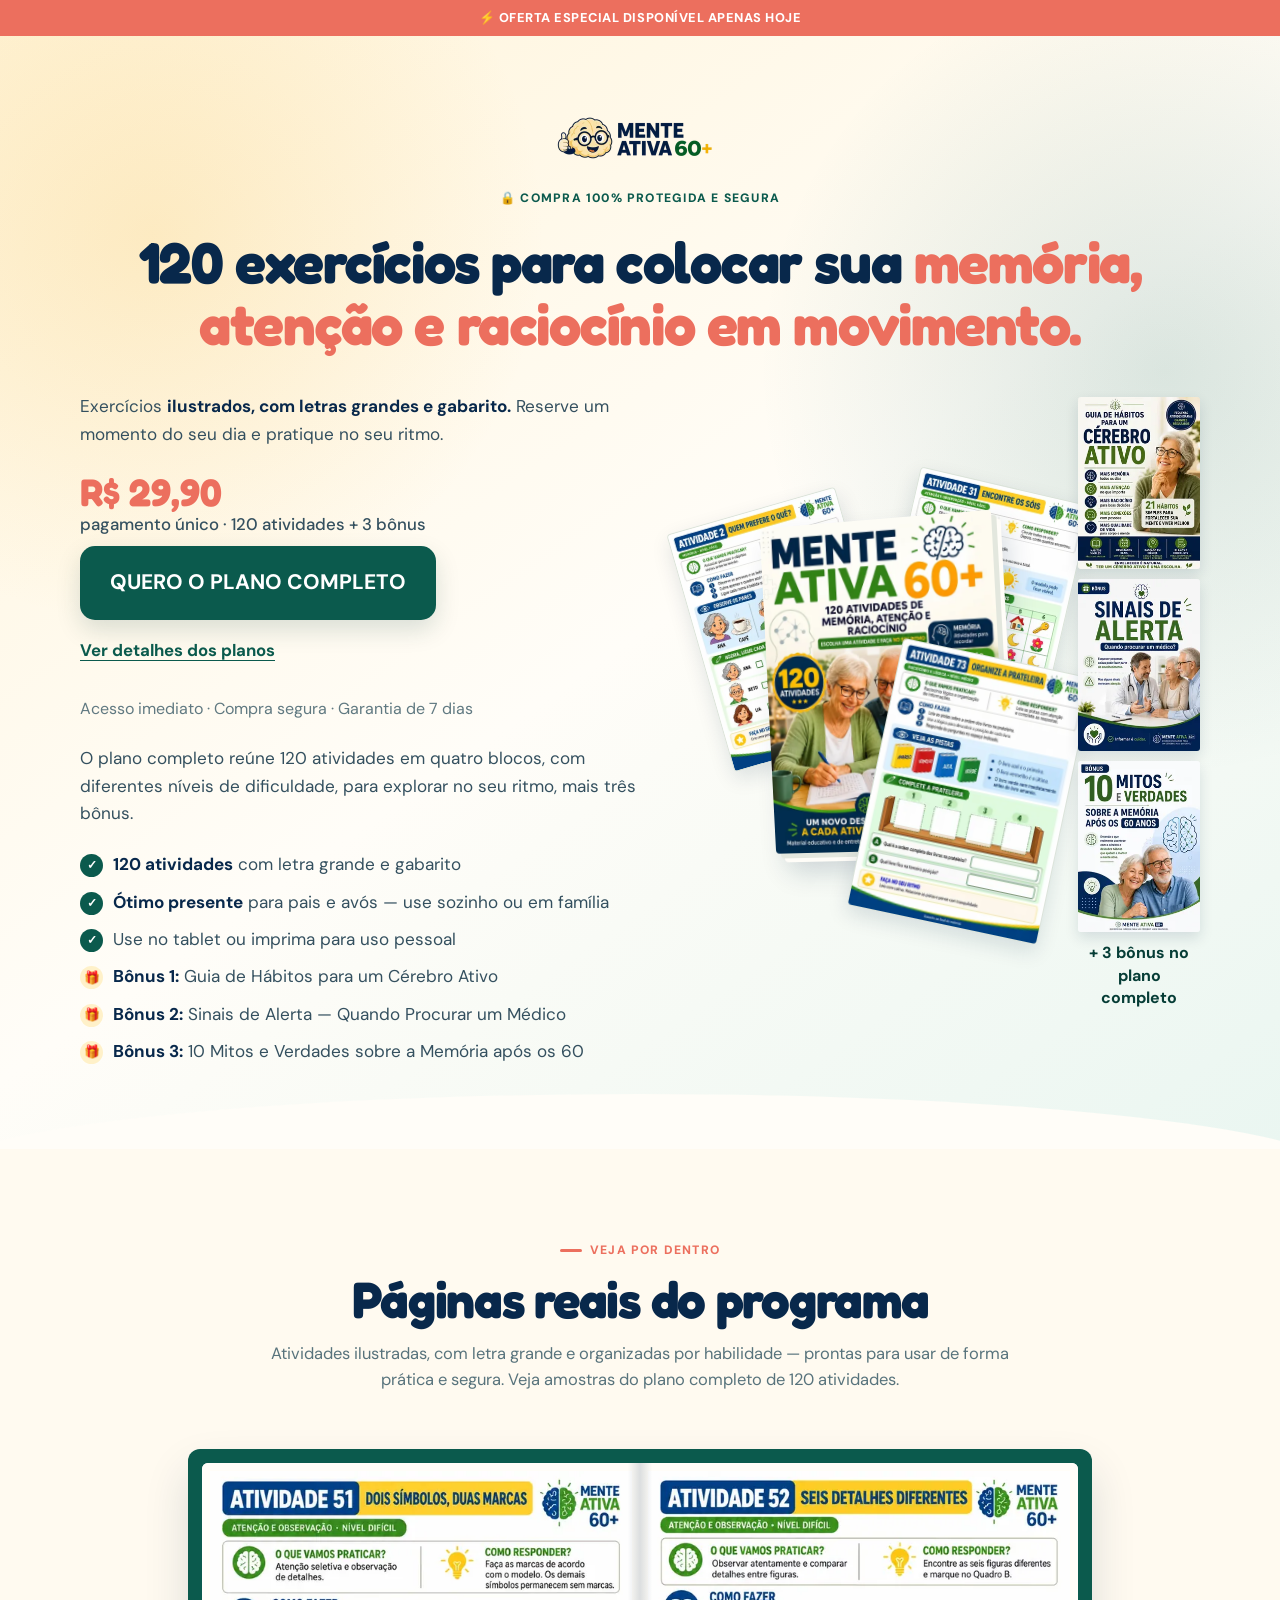
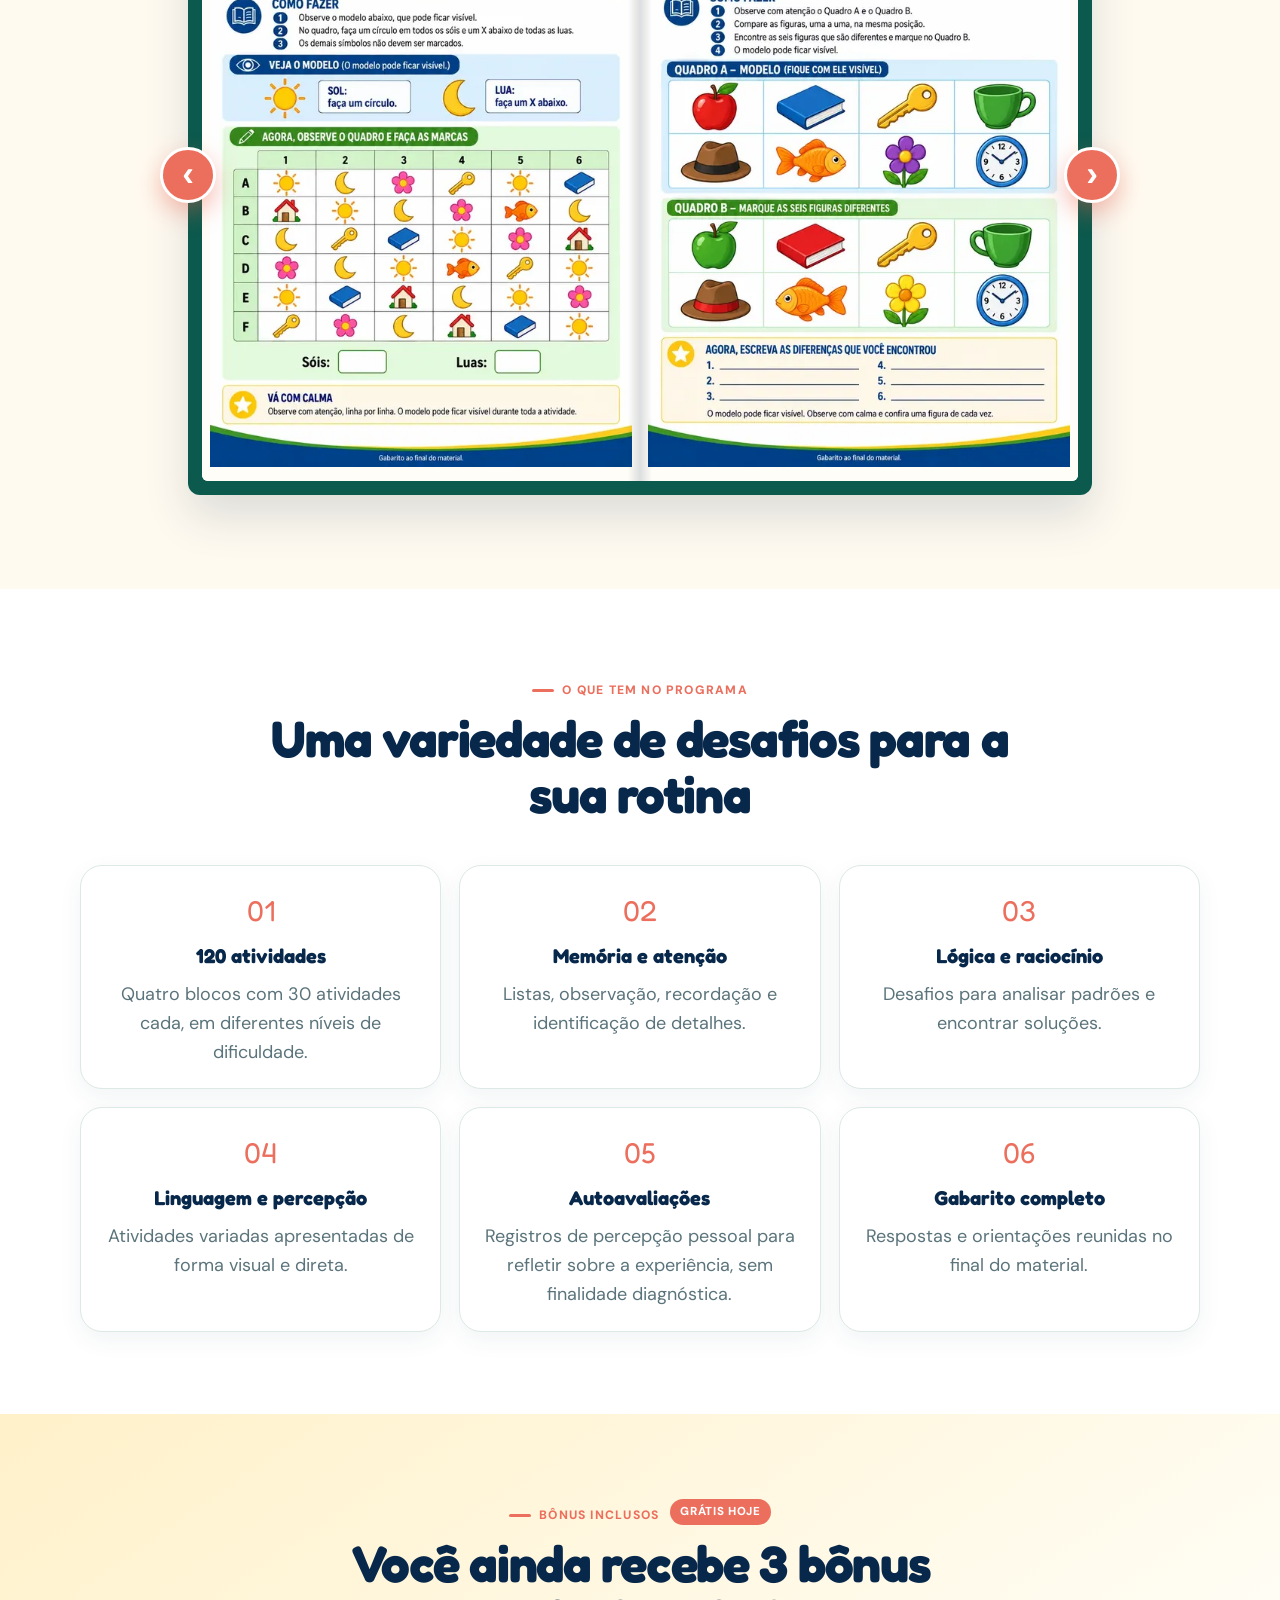
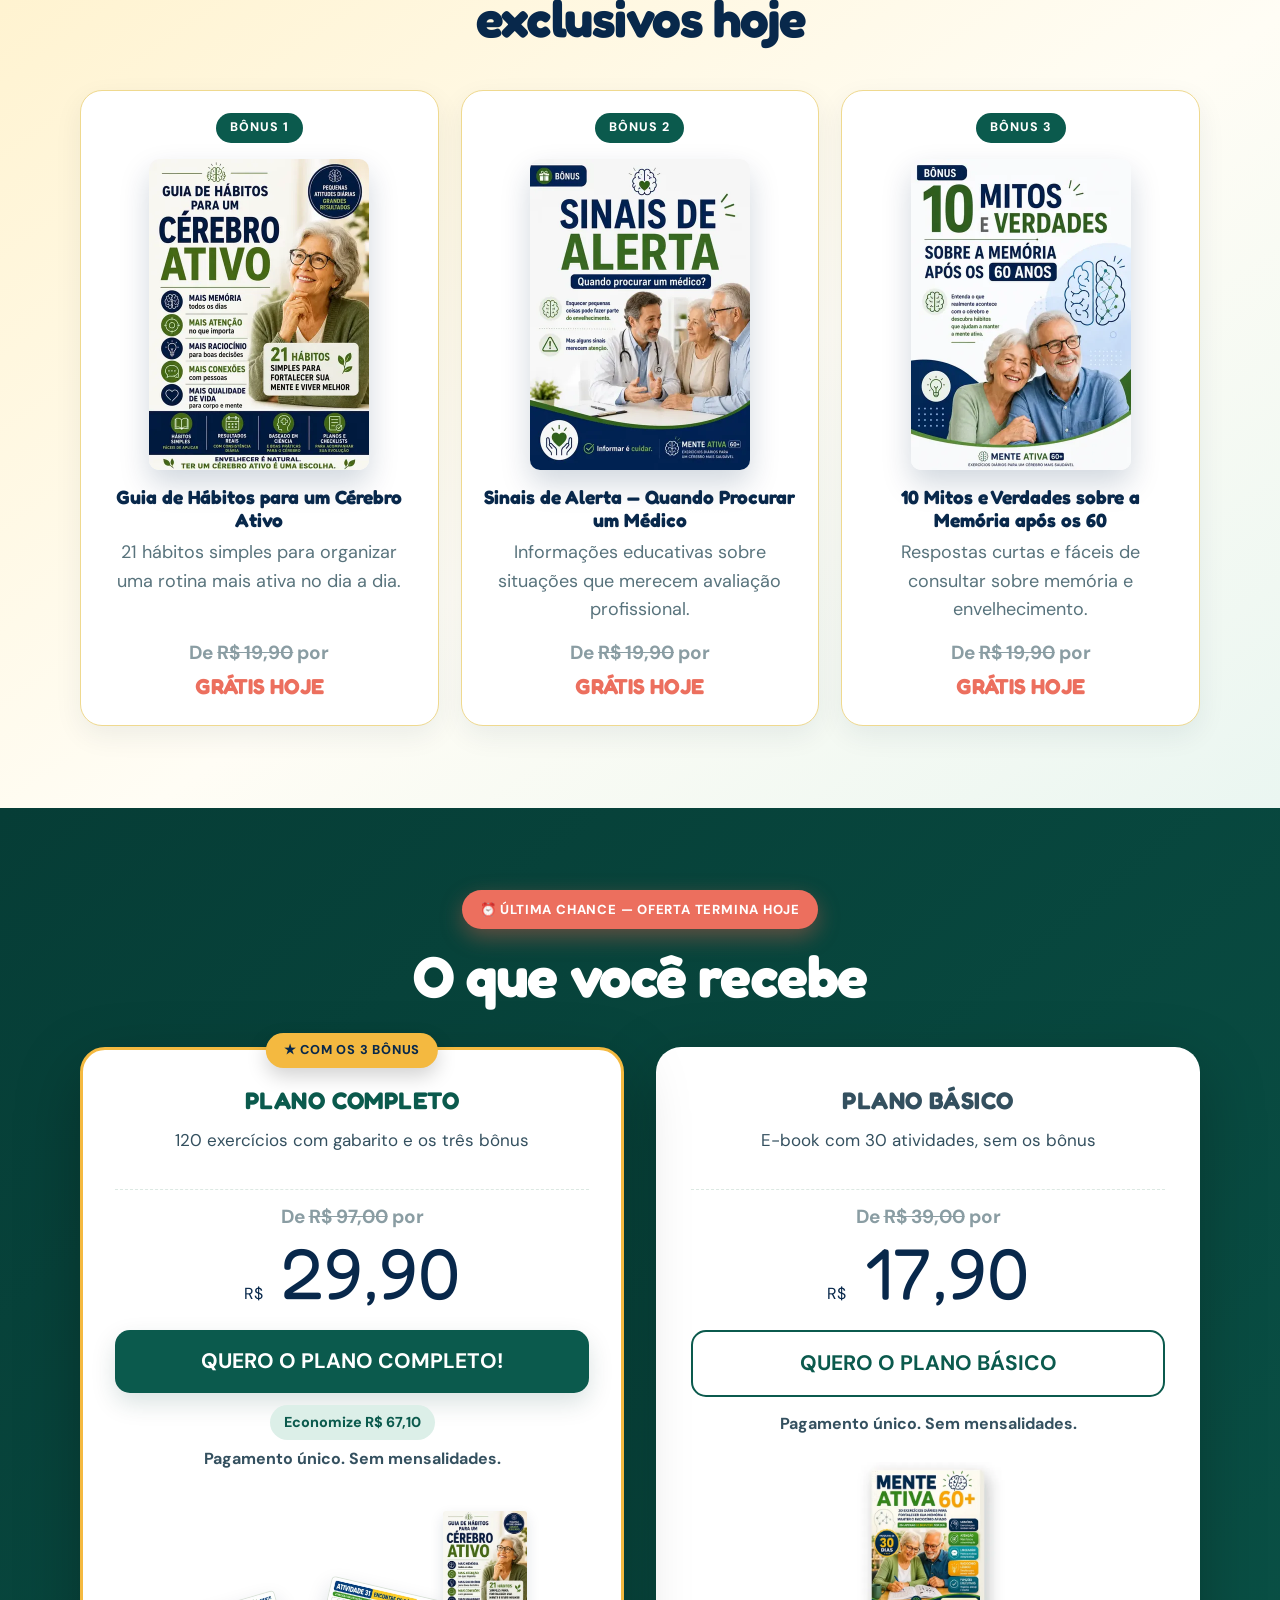
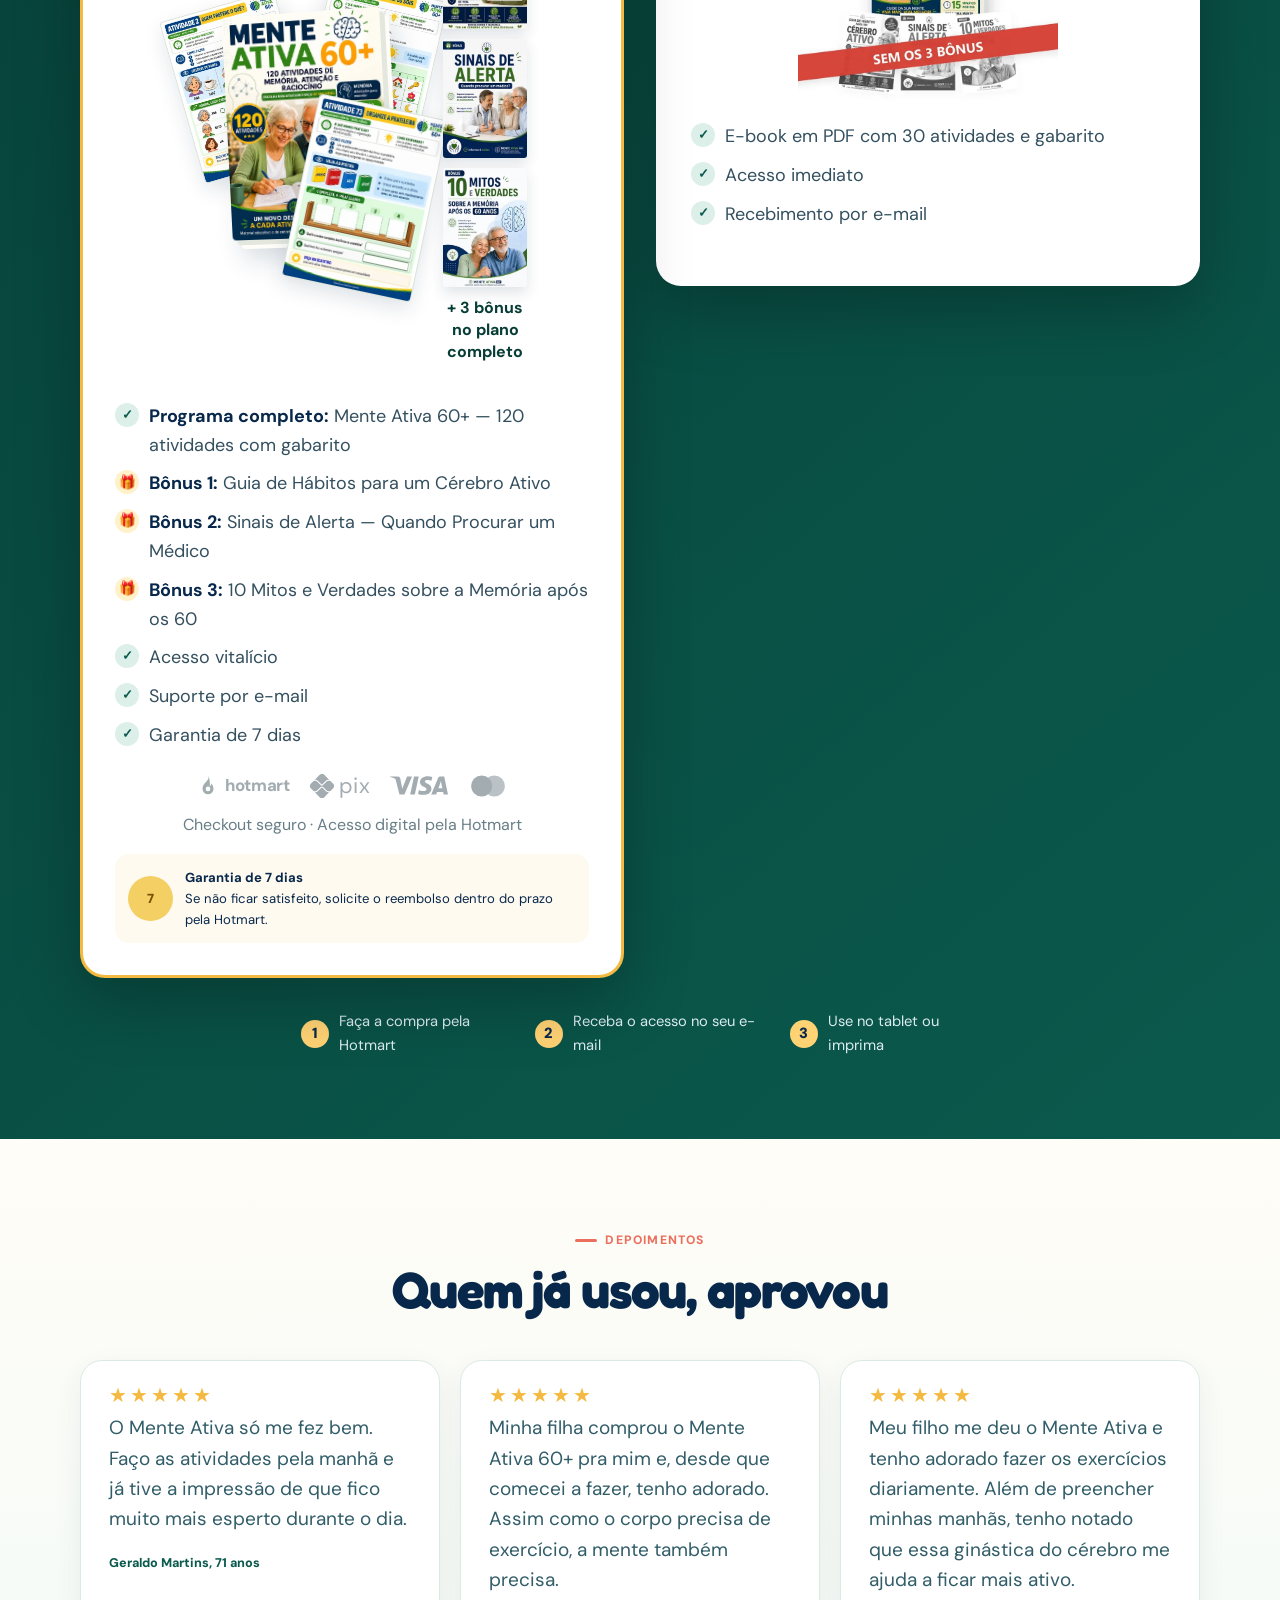
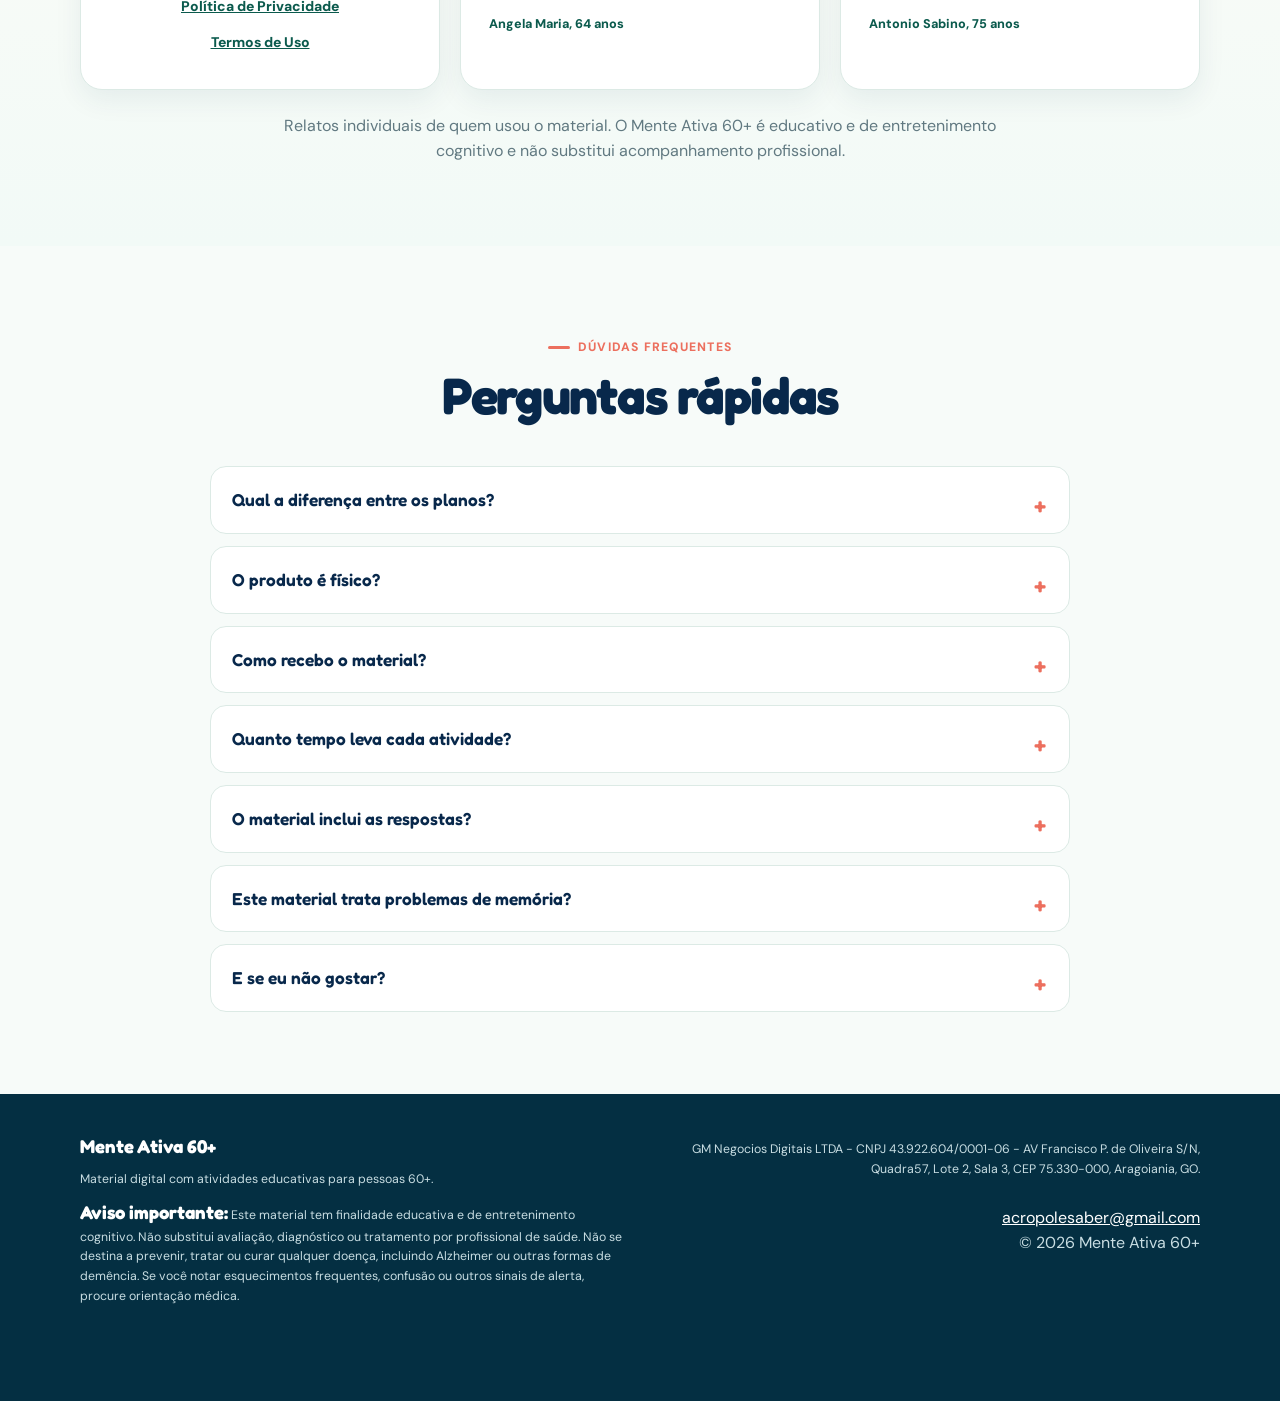
<file: mente-ativa/index.html>
<!doctype html>
<html lang="pt-BR">
<head>
  <!-- Meta Pixel Code -->
  <script>
    !function(f,b,e,v,n,t,s){if(f.fbq)return;n=f.fbq=function(){n.callMethod?n.callMethod.apply(n,arguments):n.queue.push(arguments)};if(!f._fbq)f._fbq=n;n.push=n;n.loaded=!0;n.version='2.0';n.queue=[];t=b.createElement(e);t.async=!0;t.src=v;s=b.getElementsByTagName(e)[0];s.parentNode.insertBefore(t,s)}(window,document,'script','https://connect.facebook.net/en_US/fbevents.js');
    fbq('init','1323893266191840');fbq('track','PageView');
  </script>
  <noscript><img height="1" width="1" style="display:none" src="https://www.facebook.com/tr?id=1323893266191840&amp;ev=PageView&amp;noscript=1" alt=""></noscript>
  <!-- End Meta Pixel Code -->
  <meta charset="utf-8">
  <meta name="viewport" content="width=device-width,initial-scale=1">
  <title>Mente Ativa 60+ | 120 atividades para memória, atenção e raciocínio</title>
  <meta name="description" content="120 atividades, com letra grande e gabarito, para exercitar memória, atenção e raciocínio após os 60. Mais 3 bônus e acesso imediato.">
  <meta name="theme-color" content="#063d36">
  <meta name="facebook-domain-verification" content="ef6sqevnes3hhn8mv7p3bhau8fu4ef">
  <meta property="og:title" content="Mente Ativa 60+ — 120 atividades para a mente">
  <meta property="og:description" content="120 exercícios com letra grande e gabarito + 3 bônus. R$ 29,90, acesso imediato.">
  <meta property="og:type" content="product">
  <meta property="og:url" content="https://acropoledosaber.com.br/mente-ativa/">
  <meta property="og:image" content="https://acropoledosaber.com.br/mente-ativa/assets/capa-120.webp">
  <link rel="icon" href="../favicon.svg" type="image/svg+xml">
  <link rel="preconnect" href="https://fonts.googleapis.com">
  <link rel="preconnect" href="https://fonts.gstatic.com" crossorigin>
  <link href="https://fonts.googleapis.com/css2?family=DM+Sans:wght@400;500;600;700;800&amp;family=Fredoka:wght@500;600;700&amp;display=swap" rel="stylesheet">
  <style>
    :root{--ink:#08284b;--text:#34505f;--teal:#0b5a4d;--coral:#ec6f5e;--gold:#f4b940;--cream:#fffaf0;--paper:#fffdf8;--mint:#eaf6f1;--line:#dce9e3;--shadow:0 20px 55px rgba(8,40,75,.12)}
    *{box-sizing:border-box}html{scroll-behavior:smooth}body{margin:0;color:var(--ink);font-family:"DM Sans",sans-serif;background:var(--paper);font-size:17px;line-height:1.6}img{display:block;max-width:100%;height:auto}a{color:inherit}.wrap{width:min(1120px,calc(100% - 40px));margin:auto}.display{font-family:"Fredoka",sans-serif;line-height:1.08;letter-spacing:-.025em}.eyebrow{display:inline-flex;align-items:center;gap:8px;color:var(--coral);font-size:.76rem;font-weight:800;letter-spacing:.1em;text-transform:uppercase}.eyebrow:before{content:"";width:22px;height:3px;border-radius:9px;background:currentColor}.secure-eyebrow{color:var(--teal)}.secure-eyebrow:before{display:none}.button{display:inline-flex;align-items:center;justify-content:center;padding:15px 24px;border-radius:15px;background:var(--coral);box-shadow:0 11px 26px rgba(237,98,74,.25);color:#fff;font-weight:800;text-decoration:none;transition:.2s}.button:hover{transform:translateY(-2px);box-shadow:0 15px 32px rgba(237,98,74,.31)}.button.teal{background:var(--teal)}.micro{color:#607981;font-size:.77rem}.notice{padding:8px 18px;background:var(--coral);color:#fff;text-align:center;font-size:.8rem;font-weight:800;letter-spacing:.04em}
    section{padding:82px 0}.hero{position:relative;overflow:hidden;padding:70px 0 78px;background:radial-gradient(circle at 12% 18%,rgba(244,185,64,.2),transparent 27%),radial-gradient(circle at 91% 30%,rgba(11,90,77,.14),transparent 29%),linear-gradient(145deg,#fff4d9,#fffdf8 52%,#eaf6f1)}.hero:after{content:"";position:absolute;left:-5%;right:-5%;bottom:-105px;height:160px;border-radius:50% 50% 0 0;background:var(--paper)}.hero-grid{position:relative;z-index:1;display:grid;grid-template-columns:1.05fr .95fr;gap:54px;align-items:center}.hero h1{max-width:720px;margin:16px 0 19px;font-size:clamp(2.75rem,5.4vw,5rem)}.hero h1 span{color:var(--coral)}.hero .lead{max-width:600px;margin:0 0 14px;color:var(--text);font-size:1.07rem}.hero .lead strong{color:var(--ink)}.receive{display:grid;gap:10px;max-width:600px;margin:0 0 22px;padding:0;list-style:none}.receive li{position:relative;padding-left:33px;color:var(--text);font-size:1.07rem;text-align:left}.receive li strong{color:var(--ink)}.receive li:before{content:"✓";position:absolute;left:0;top:3px;display:grid;width:23px;height:23px;place-items:center;border-radius:50%;background:var(--teal);color:#fff;font-size:.75rem;font-weight:900}.hero-price{margin:0 0 14px;color:var(--text);font-weight:700}.hero-price s{color:#8a9da3}.hero-price strong{color:var(--coral);font-family:"Fredoka";font-size:1.8rem}.trust{margin:12px 0 0}.hero-actions{display:flex;flex-wrap:wrap;align-items:center;gap:14px}.hero-art{position:relative}.hero-art img{border-radius:28px;box-shadow:var(--shadow)}.hero-badge{position:absolute;right:-10px;bottom:26px;max-width:175px;padding:12px 16px;border:2px solid var(--gold);border-radius:20px;background:#fff;color:#795104;font-family:"Fredoka";font-size:.9rem;font-weight:700;text-align:center;box-shadow:0 12px 28px rgba(90,60,0,.15);transform:rotate(-3deg);z-index:3}
    .section-head{max-width:780px;margin:0 auto 43px;text-align:center}.section-head .eyebrow{justify-content:center}.section-head h2{margin:10px 0 14px;font-size:clamp(2.1rem,4vw,3.5rem)}.section-head p{margin:0;color:#58737c;font-size:1.03rem}
    .contents{background:#fff}.topics{display:grid;grid-template-columns:repeat(3,1fr);gap:18px}.topic{padding:22px;border:1px solid #dce9e4;border-radius:22px;background:#fff;box-shadow:0 8px 25px rgba(7,63,87,.06)}.topic .num{font-family:"Fredoka";font-size:1.8rem;color:var(--coral)}.topic h3{margin:6px 0 8px;font-family:"Fredoka";font-size:1.25rem}.topic p{margin:0;color:#5b747c;font-size:.9rem}.center-cta{text-align:center;margin-top:34px}
    .inside{background:var(--cream)}.carousel{position:relative}.track{display:flex;gap:18px;overflow-x:auto;padding:6px 4px 20px;scroll-snap-type:x mandatory;scrollbar-width:thin}.page{flex:0 0 min(300px,76%);margin:0;scroll-snap-align:center}.page button{display:block;width:100%;padding:0;border:0;background:none;cursor:zoom-in}.page img{width:100%;height:auto;border-radius:14px;box-shadow:0 12px 30px rgba(7,63,87,.16)}.page figcaption{margin-top:10px;font-size:.9rem;font-weight:700;text-align:center}.car-btn{position:absolute;top:calc(50% - 46px);z-index:2;display:grid;width:56px;height:56px;place-items:center;padding:0 0 4px;border:3px solid #fff;border-radius:50%;background:var(--coral);box-shadow:0 10px 24px rgba(237,98,74,.4);color:#fff;font-size:2.2rem;font-weight:700;line-height:1;cursor:pointer;transition:opacity .2s,transform .2s}.car-btn:hover{transform:scale(1.08)}.car-btn[disabled]{opacity:.3;cursor:default;transform:none}.car-btn.prev{left:-18px}.car-btn.next{right:-18px}.car-btn.next:not([disabled]){animation:nudge 1.6s ease-in-out infinite}@keyframes nudge{50%{transform:translateX(5px)}}.lightbox{max-width:min(760px,94vw);max-height:94vh;padding:0;border:0;background:transparent;overflow:visible}.lightbox::backdrop{background:rgba(4,47,66,.86)}.lightbox img{width:auto;max-height:90vh;margin:auto;border-radius:12px}.lightbox .close{position:absolute;top:-14px;right:-14px;width:40px;height:40px;border:0;border-radius:50%;background:#fff;color:var(--ink);font-size:1.5rem;cursor:pointer}.checklist{list-style:none;padding:0;margin:22px 0}.checklist li{position:relative;padding:8px 0 8px 33px}.checklist li:before{content:"✓";position:absolute;left:0;top:8px;display:grid;width:23px;height:23px;place-items:center;border-radius:50%;background:#dcefe8;color:var(--teal);font-weight:900}
    .testimonials{background:linear-gradient(180deg,#fffdf7,#f2faf7)}.testimonial-grid{display:grid;grid-template-columns:repeat(2,1fr);gap:20px}.testimonial{position:relative;margin:0;padding:24px 28px 24px;border:1px solid #dceae5;border-radius:22px;background:#fff;box-shadow:0 10px 28px rgba(7,63,87,.07);color:#315d69}.stars{color:var(--gold);font-size:1.25rem;letter-spacing:3px;line-height:1}.testimonial p{position:relative;margin:8px 0 18px}.testimonial footer{padding:0;background:none;color:var(--teal);font-size:.79rem;font-weight:800}.testimonial-note{max-width:720px;margin:23px auto 0;color:#617981;font-size:.75rem;text-align:center}
    .author-grid{display:grid;grid-template-columns:.78fr 1.22fr;gap:56px;align-items:center}.author-photo{position:relative}.author-photo:before{content:"";position:absolute;inset:-14px 19px 19px -14px;border:3px solid var(--coral);border-radius:34px}.author-photo img{position:relative;z-index:1;aspect-ratio:4/4.5;object-fit:cover;border-radius:30px;box-shadow:var(--shadow)}.author h2{margin:10px 0 8px;font-size:clamp(2.25rem,4vw,3.7rem)}.credentials{margin:0 0 19px;color:var(--teal);font-weight:800}.author-copy>p{color:#44656e}.facts{display:flex;flex-wrap:wrap;gap:13px;margin-top:25px}.fact{padding:13px 17px;border:1px solid var(--line);border-radius:16px;background:var(--cream);font-weight:700}.site-link{display:inline-block;margin-top:22px;color:var(--teal);font-weight:800;text-decoration:underline;text-underline-offset:4px}.site-link:hover{color:var(--coral)}.fact strong{display:block;color:var(--coral);font-family:"Fredoka";font-size:1.3rem}
    .bonus{position:relative;overflow:hidden;background:linear-gradient(145deg,#fff3c9,#fffdf5 58%,#edf8f4)}.bonus:before{content:"BÔNUS";position:absolute;right:-10px;top:5px;color:rgba(221,160,31,.08);font-family:"Fredoka";font-size:clamp(5rem,14vw,12rem);font-weight:700;line-height:1}.bonus-grid{position:relative;display:grid;grid-template-columns:.82fr 1.18fr;gap:60px;align-items:center}.bonus-cover{position:relative;width:min(430px,100%);margin:auto}.bonus-cover img{border-radius:25px;box-shadow:0 24px 55px rgba(104,68,5,.2);transform:rotate(-2deg)}.bonus-badge{position:absolute;right:-18px;top:28px;display:grid;width:92px;height:92px;place-items:center;border-radius:50%;background:var(--gold);box-shadow:0 12px 26px rgba(126,80,0,.23);color:#fff;font-family:"Fredoka";font-weight:700;line-height:1.05;text-align:center;transform:rotate(7deg)}.bonus h2{margin:11px 0 16px;font-size:clamp(2.25rem,4vw,3.7rem)}.bonus-copy>p{color:#496971}.bonus-name{margin:23px 0;padding:20px 22px;border:1px solid #ead296;border-radius:19px;background:#fff}.bonus-name strong{display:block;margin-bottom:4px;color:var(--coral);font-family:"Fredoka";font-size:1.3rem}.free-tag{display:inline-block;margin-left:6px;padding:4px 10px;border-radius:999px;background:var(--coral);color:#fff;font-size:.72rem;font-weight:800;letter-spacing:.06em;text-transform:uppercase;vertical-align:middle}.bonus-pages{display:flex;gap:10px;margin:0 0 8px}.bonus-pages button{flex:1;padding:0;border:1px solid #ead296;border-radius:10px;background:#fff;overflow:hidden;cursor:zoom-in}.bonus-pages img{width:100%;height:auto}.bonus-value{display:inline-block;padding:8px 13px;border-radius:999px;background:#e3f3ec;color:var(--teal);font-size:.83rem;font-weight:800}
    .offer{background:linear-gradient(140deg,#063d36,#0b5a4d);color:#fff}.offer-head{margin:0 auto 28px;text-align:center}.urgent-tag{display:inline-block;padding:9px 18px;border-radius:999px;background:var(--coral);box-shadow:0 8px 22px rgba(237,98,74,.4);color:#fff;font-size:.82rem;font-weight:800;letter-spacing:.06em;text-transform:uppercase;animation:pulse 1.8s ease-in-out infinite}@keyframes pulse{50%{transform:scale(1.05)}}.offer h2{margin:16px 0 0;font-size:clamp(2.2rem,4.5vw,3.6rem)}.offer-mockup{width:min(380px,100%);margin:-8px auto 6px;border-radius:18px}.offer-list{display:grid;gap:10px;margin:8px 0 22px;padding:0;list-style:none;text-align:left}.offer-list li{position:relative;padding-left:34px;color:var(--text)}.offer-list li strong{color:var(--ink)}.offer-list li:before{content:"✓";position:absolute;left:0;top:1px;display:grid;width:24px;height:24px;place-items:center;border-radius:50%;background:#dcefe8;color:var(--teal);font-size:.8rem;font-weight:900}.offer-list li.gift:before{content:"🎁";background:#fff1c9;font-size:.85rem}.steps{display:flex;flex-wrap:wrap;justify-content:center;gap:12px 26px;margin:28px 0 0;padding:0;list-style:none;counter-reset:step}.steps li{display:flex;gap:10px;align-items:center;color:#dbecef;font-size:.92rem;counter-increment:step}.steps li:before{content:counter(step);display:grid;flex:0 0 28px;height:28px;place-items:center;border-radius:50%;background:#ffd274;color:var(--ink);font-weight:900}.old-price{padding-top:18px;border-top:1px dashed var(--line);color:#8a9da3;font-weight:700}.save{display:inline-block;margin-top:4px;padding:6px 14px;border-radius:999px;background:#dcefe8;color:var(--teal);font-size:.9rem;font-weight:800}.pay{display:flex;flex-wrap:wrap;justify-content:center;align-items:center;gap:10px 20px;margin:6px 0 12px;color:#a3adb1}.pay-logo{display:inline-flex;align-items:center;gap:5px;height:28px}.pay-logo svg{width:24px;height:24px;fill:currentColor}.pay-logo b{font-size:1.05rem;font-weight:800;letter-spacing:-.02em}.pay-logo i{font-family:"DM Sans";font-size:1.35rem;font-style:normal;font-weight:400;letter-spacing:.02em}.pay-logo .pay-visa{width:58px;height:29px}.pay-logo .pay-mc{width:40px;height:26px}.price-card{max-width:560px;margin:auto;padding:32px;border-radius:25px;background:#fff;box-shadow:0 22px 65px rgba(0,0,0,.25);color:var(--ink);text-align:center}.price{margin:4px 0 7px;font-family:"Fredoka";font-size:4.5rem;line-height:1}.price small{font-family:"DM Sans";font-size:1rem}.launch-note{max-width:320px;margin:10px auto 0;color:var(--coral);font-size:.81rem;font-weight:700;line-height:1.4}.price-card .button{width:100%;margin:18px 0 10px}.secure{color:#687e86;font-size:.76rem}.guarantee{display:flex;gap:12px;align-items:center;margin-top:17px;padding:13px;border-radius:14px;background:var(--cream);font-size:.82rem;text-align:left}.seal{display:grid;flex:0 0 45px;width:45px;height:45px;place-items:center;border-radius:50%;background:#f4cf64;color:#745000;font-weight:900}
    .faq{background:#f7fbf9}.faq-list{display:grid;max-width:860px;margin:auto;gap:12px}.faq details{padding:0 21px;border:1px solid #dceae5;border-radius:16px;background:#fff}.faq summary{position:relative;padding:19px 35px 19px 0;cursor:pointer;list-style:none;font-family:"Fredoka";font-size:1.08rem;font-weight:600}.faq summary:after{content:"+";position:absolute;right:2px;color:var(--coral);font-size:1.5rem}.faq details[open] summary:after{content:"–"}.faq details p{margin:0 0 20px;color:#5b747c}
    body>footer{padding:38px 0 95px;background:#042f42;color:#c8dde2}.footer-grid{display:flex;justify-content:space-between;gap:30px}.footer-grid strong{color:#fff;font-family:"Fredoka";font-size:1.16rem}.footer-grid p{max-width:650px;margin:8px 0 0;font-size:.77rem}.footer-links{text-align:right;font-size:.79rem}.footer-links a{color:#fff}.mobile-buy{display:none}[data-today-prefix]:has(+[data-today]:empty){display:none}
    @media(max-width:900px){.hero-grid,.author-grid,.bonus-grid{grid-template-columns:1fr}.hero-copy{text-align:center}.hero .lead{margin-left:auto;margin-right:auto}.receive{display:inline-grid}.hero-actions{justify-content:center}.hero-art{width:min(480px,92%);margin:auto}.testimonial-grid,.topics{grid-template-columns:1fr 1fr}.bonus-grid{gap:38px}.bonus-cover{width:min(360px,85%)}.author-photo{width:min(500px,100%);margin:auto}.footer-grid{display:block}.footer-links{margin-top:20px;text-align:left}}
    @media(max-width:600px){.wrap{width:min(100% - 28px,1120px)}.notice{font-size:.69rem}.hero{padding-top:26px}.hero-grid{gap:0;text-align:center}.hero-copy{display:contents}.hero-copy>*{order:3}.hero-grid>.hero-copy>.eyebrow{order:0;justify-self:center}.hero h1{order:1;margin:10px 0 12px;font-size:2.15rem}.hero .lead-first{order:1;margin-bottom:18px}.hero-grid>.hero-art{order:2;width:min(340px,90%);margin:0 auto 24px}.receive li,.hero .lead{font-size:1rem}.car-btn{width:50px;height:50px;font-size:2rem}.car-btn.prev{left:4px}.car-btn.next{right:4px}.hero-badge{right:-2px;font-size:.8rem}.testimonial-grid,.topics{grid-template-columns:1fr}.topic,.testimonial{text-align:center}.author-copy,.bonus-copy{text-align:center}.checklist{text-align:left}.facts{justify-content:center}.fact{text-align:center}.guarantee{flex-direction:column;text-align:center}.price-card{padding:24px 18px}.urgent-tag{font-size:.72rem;padding:8px 14px}.steps{flex-direction:column;align-items:flex-start;width:max-content;margin-left:auto;margin-right:auto}.price{font-size:3.7rem}.mobile-buy{position:fixed;left:0;right:0;bottom:0;z-index:35;display:block;padding:10px 14px;border-top:1px solid var(--line);background:rgba(255,253,247,.96);transform:translateY(110%);visibility:hidden;transition:transform .3s,visibility .3s}.mobile-buy.show{transform:none;visibility:visible}.mobile-buy .button{width:100%;padding:13px}section{padding:62px 0}}
    .hero-logo{width:170px;margin:0 0 14px}
    .bonuses{background:linear-gradient(145deg,#fff1c9,#fffdf5 58%,#eaf6f1)}.bonus3-grid{display:grid;grid-template-columns:repeat(3,1fr);gap:22px}.bonus3{display:flex;flex-direction:column;align-items:center;padding:22px;border:1px solid #efd98f;border-radius:22px;background:#fff;box-shadow:0 10px 28px rgba(8,40,75,.07);text-align:center}.bonus3 .tag{padding:5px 14px;border-radius:999px;background:var(--teal);color:#fff;font-size:.78rem;font-weight:800;letter-spacing:.08em}.bonus3 button{width:min(220px,80%);margin:16px 0;padding:0;border:0;background:none;cursor:zoom-in}.bonus3 img{border-radius:10px;box-shadow:0 14px 30px rgba(8,40,75,.18)}.bonus3 h3{margin:0 0 6px;font-family:"Fredoka";font-size:1.2rem;line-height:1.2}.bonus3 p{margin:0 0 14px;color:#58737c;font-size:.95rem}.bonus3 .val{margin-top:auto;color:#8a9da3;font-weight:700}.bonus3 .val strong{display:block;color:var(--coral);font-family:"Fredoka";font-size:1.35rem}.testimonial-grid.three{grid-template-columns:repeat(3,1fr)}.toast{position:fixed;left:16px;bottom:16px;z-index:40;display:flex;gap:11px;align-items:center;width:min(370px,calc(100% - 32px));padding:12px 34px 12px 13px;border-left:4px solid var(--teal);border-radius:14px;background:#fff;box-shadow:0 12px 32px rgba(8,40,75,.24);color:var(--text);opacity:0;transform:translateY(140%);transition:opacity .4s,transform .4s,bottom .3s}.toast.show{opacity:1;transform:none}.toast.above-bar{bottom:84px}.toast-icon{display:grid;flex:0 0 34px;height:34px;place-items:center;border-radius:50%;background:var(--teal);color:#fff;font-weight:900}.toast-text{margin:0;font-size:.88rem;line-height:1.38}.toast-text strong{color:var(--ink)}.toast-close{position:absolute;top:4px;right:6px;padding:4px;border:0;background:none;color:#8a9da3;font-size:1.15rem;line-height:1;cursor:pointer}@media(prefers-reduced-motion:reduce){.toast{transition:none}}.receive li.gift:before{content:"🎁";background:#fff1c9;font-size:.8rem}.plan-full{position:relative;border:3px solid var(--gold)}.best-tag{position:absolute;top:-17px;left:50%;padding:7px 18px;border-radius:999px;background:var(--gold);box-shadow:0 8px 20px rgba(0,0,0,.18);color:var(--ink);font-size:.8rem;font-weight:800;letter-spacing:.06em;text-transform:uppercase;white-space:nowrap;transform:translateX(-50%)}.plan-name{margin:6px 0 10px;color:var(--teal);font-family:"Fredoka";font-size:1.5rem;font-weight:700;letter-spacing:.02em;text-transform:uppercase}.plan-basic{margin-top:26px;padding-top:26px}.plan-basic .plan-name{margin:0;color:var(--text)}.plan-sub{margin:0 0 16px;color:#8a9da3;font-size:.92rem}.plan-basic .price{font-size:3.4rem}.basic-img{width:min(360px,100%);margin:0 auto 14px}.plan-basic .button-basic{background:#fff;border:2px solid var(--teal);box-shadow:none;color:var(--teal)}
    @media(max-width:900px){.bonus3-grid{grid-template-columns:1fr 1fr}.testimonial-grid.three{grid-template-columns:1fr}}@media(max-width:600px){.pay{gap:8px 12px}.pay-logo b{font-size:.95rem}.pay-logo .pay-visa{width:50px}.bonus3-grid{grid-template-columns:1fr}.hero-logo{order:0;justify-self:center;width:140px;margin-bottom:6px}}
    .button{text-transform:uppercase;letter-spacing:.03em;text-align:center}@media(max-width:600px){.button{padding-left:16px;padding-right:16px;font-size:.84rem;letter-spacing:.02em;white-space:nowrap}}
  .product-pack{display:flex;align-items:center;justify-content:center;gap:14px;padding:24px 10px}.product-pack>img{width:62%;max-width:330px;height:auto;border-radius:8px;box-shadow:0 20px 35px #08284b24;transform:rotate(-3deg)}.pack-bonuses{width:32%;display:grid;grid-template-columns:1fr;gap:10px}.pack-bonuses img{max-width:100%;height:auto;max-height:145px;object-fit:contain}.pack-bonuses span{font-size:16px;font-weight:700;line-height:1.4;text-align:center;color:#063d36}.basic-cover img{width:220px;max-width:70%;height:auto;margin:20px auto;display:block;border-radius:8px;box-shadow:0 12px 24px #08284b20}body{font-size:19px}.topic{text-align:center}.topic p,.bonus3 p,.offer-list,.faq p{font-size:18px}.micro,.secure,.testimonial-note,footer p,.footer-links{font-size:16px}.button{font-family:'DM Sans',sans-serif;text-transform:none;font-weight:700;letter-spacing:0;font-size:21px;min-height:52px}.hero-actions .button{padding:20px 30px}.modal-open{overflow:hidden}:focus-visible{outline:3px solid #ec6f5e;outline-offset:4px}.lightbox .close{min-width:48px;min-height:48px}.receive{font-size:18px}.page figcaption{font-size:17px}@media(max-width:600px){.product-pack{padding:15px 0;gap:12px}.pack-bonuses img{max-height:110px}.pack-bonuses span{font-size:15px}.button{font-size:19px}.notice{font-size:14px}.hero-art{max-width:440px;margin:auto;width:100%}}@media(prefers-reduced-motion:reduce){html{scroll-behavior:auto}*,*::before,*::after{animation:none!important;transition:none!important}}
</style>
  <script src="../js/meta-pixel.js" defer></script>
<style>.hero-grid>*{min-width:0}.hero-copy>*{max-width:100%}.secure-eyebrow{white-space:normal}.hero h1{overflow-wrap:anywhere}.hero-grid{min-width:0}@media(max-width:600px){.hero-copy>*{min-width:0;width:100%}.hero-art{min-width:0}.hero-actions .button{white-space:normal;padding:18px 16px}.offer .wrap{min-width:0}.price-card{min-width:0}.footer-links{overflow-wrap:anywhere}}</style>
  <style>.button{white-space:normal;max-width:100%;text-align:center}</style>
<link rel="stylesheet" href="livro.css">
</head>
<body>
  <div class="notice">⚡ OFERTA ESPECIAL DISPONÍVEL APENAS HOJE</div>
  <main>
    <section class="hero" id="inicio"><div class="wrap hero-grid"><div class="hero-copy"><img class="hero-logo" src="assets/logo-sm.webp" width="340" height="130" decoding="async" alt="Mente Ativa 60+"><span class="eyebrow secure-eyebrow">🔒 Compra 100% protegida e segura</span><h1 class="display">120 exercícios para colocar sua <span>memória, atenção e raciocínio em movimento.</span></h1><p class="lead lead-first">Exercícios <strong>ilustrados, com letras grandes e gabarito.</strong> Reserve um momento do seu dia e pratique no seu ritmo.</p><p class="lead">O plano completo reúne 120 atividades em quatro blocos, com diferentes níveis de dificuldade, para explorar no seu ritmo, mais três bônus.</p><ul class="receive"><li><strong>120 atividades</strong> com letra grande e gabarito</li><li><strong>Ótimo presente</strong> para pais e avós — use sozinho ou em família</li><li>Use no tablet ou imprima para uso pessoal</li><li class="gift"><strong>Bônus 1:</strong> Guia de Hábitos para um Cérebro Ativo</li><li class="gift"><strong>Bônus 2:</strong> Sinais de Alerta — Quando Procurar um Médico</li><li class="gift"><strong>Bônus 3:</strong> 10 Mitos e Verdades sobre a Memória após os 60</li></ul><div class="hero-actions"><p class="hero-price-line"><strong>R$ 29,90</strong><span>pagamento único · 120 atividades + 3 bônus</span></p><a class="button" data-hotmart-checkout href="https://pay.hotmart.com/P107004863V?checkoutMode=10">Quero o plano completo</a><a class="hero-details" href="#oferta">Ver detalhes dos planos</a></div><p class="micro trust">Acesso imediato · Compra segura · Garantia de 7 dias</p></div><div class="hero-art"><div class="product-pack"><div class="cover-scene"><img class="mock-page mock-page-left" src="assets/amostra-memoria-sm.webp" width="400" height="565" decoding="async" alt="Página interna com atividade de memória"><img class="mock-page mock-page-right" src="assets/amostra-atencao-sm.webp" width="400" height="565" decoding="async" alt="Página interna com atividade de atenção"><img class="mock-page mock-page-front" src="assets/amostra-logica-sm.webp" width="400" height="565" decoding="async" alt="Página interna com atividade de raciocínio"><img class="mock-cover" fetchpriority="high" decoding="async" src="assets/capa-120-sm.webp" width="520" height="736" alt="Capa do Mente Ativa 60+ com 120 atividades"></div><div class="pack-bonuses"><img src="assets/bonus-habitos-xs.webp" width="240" height="339" decoding="async" alt="Bônus Guia de Hábitos"><img src="assets/bonus-sinais-xs.webp" width="240" height="339" decoding="async" alt="Bônus Sinais de Alerta"><img src="assets/bonus-mitos-xs.webp" width="240" height="339" decoding="async" alt="Bônus Mitos e Verdades"><span>+ 3 bônus no plano completo</span></div></div></div></div></section>
    <section class="inside" id="por-dentro"><div class="wrap"><div class="section-head"><span class="eyebrow">Veja por dentro</span><h2 class="display">Páginas reais do programa</h2><p>Atividades ilustradas, com letra grande e organizadas por habilidade — prontas para usar de forma prática e segura. Veja amostras do plano completo de 120 atividades.</p></div><div class="carousel book-carousel" role="region" aria-roledescription="carrossel" aria-label="Livro de amostras do plano completo" tabindex="0"><button type="button" class="car-btn prev" aria-label="Página anterior">‹</button><div class="track book-track"><div class="book-spread" data-spread="0" role="group" aria-label="Atividades 51 e 52"><figure class="page"><button type="button" data-zoom="assets/amostra-atividade-51.webp" aria-label="Ampliar amostra: Atividade 51"><img loading="lazy" decoding="async" src="assets/amostra-atividade-51-sm.webp" srcset="assets/amostra-atividade-51-sm.webp 560w, assets/amostra-atividade-51.webp 900w" sizes="(max-width:600px) 44vw, 440px" width="560" height="791" alt="Página real do material: Atividade 51"></button></figure><figure class="page"><button type="button" data-zoom="assets/amostra-atividade-52.webp" aria-label="Ampliar amostra: Atividade 52"><img loading="lazy" decoding="async" src="assets/amostra-atividade-52-sm.webp" srcset="assets/amostra-atividade-52-sm.webp 560w, assets/amostra-atividade-52.webp 900w" sizes="(max-width:600px) 44vw, 440px" width="560" height="791" alt="Página real do material: Atividade 52"></button></figure></div><div class="book-spread" hidden data-spread="1" role="group" aria-label="Atividades 53 e 54"><figure class="page"><button type="button" data-zoom="assets/amostra-atividade-53.webp" aria-label="Ampliar amostra: Atividade 53"><img loading="lazy" decoding="async" src="assets/amostra-atividade-53-sm.webp" srcset="assets/amostra-atividade-53-sm.webp 560w, assets/amostra-atividade-53.webp 900w" sizes="(max-width:600px) 44vw, 440px" width="560" height="791" alt="Página real do material: Atividade 53"></button></figure><figure class="page"><button type="button" data-zoom="assets/amostra-atividade-54.webp" aria-label="Ampliar amostra: Atividade 54"><img loading="lazy" decoding="async" src="assets/amostra-atividade-54-sm.webp" srcset="assets/amostra-atividade-54-sm.webp 560w, assets/amostra-atividade-54.webp 900w" sizes="(max-width:600px) 44vw, 440px" width="560" height="791" alt="Página real do material: Atividade 54"></button></figure></div><div class="book-spread" hidden data-spread="2" role="group" aria-label="Atividades 55 e 56"><figure class="page"><button type="button" data-zoom="assets/amostra-atividade-55.webp" aria-label="Ampliar amostra: Atividade 55"><img loading="lazy" decoding="async" src="assets/amostra-atividade-55-sm.webp" srcset="assets/amostra-atividade-55-sm.webp 560w, assets/amostra-atividade-55.webp 900w" sizes="(max-width:600px) 44vw, 440px" width="560" height="791" alt="Página real do material: Atividade 55"></button></figure><figure class="page"><button type="button" data-zoom="assets/amostra-atividade-56.webp" aria-label="Ampliar amostra: Atividade 56"><img loading="lazy" decoding="async" src="assets/amostra-atividade-56-sm.webp" srcset="assets/amostra-atividade-56-sm.webp 560w, assets/amostra-atividade-56.webp 900w" sizes="(max-width:600px) 44vw, 440px" width="560" height="791" alt="Página real do material: Atividade 56"></button></figure></div></div><button type="button" class="car-btn next" aria-label="Próxima dupla de páginas">›</button></div></div></section>
    <section class="contents" id="conteudo"><div class="wrap"><div class="section-head"><span class="eyebrow">O que tem no programa</span><h2 class="display">Uma variedade de desafios para a sua rotina</h2></div><div class="topics"><article class="topic"><span class="num">01</span><h3>120 atividades</h3><p>Quatro blocos com 30 atividades cada, em diferentes níveis de dificuldade.</p></article><article class="topic"><span class="num">02</span><h3>Memória e atenção</h3><p>Listas, observação, recordação e identificação de detalhes.</p></article><article class="topic"><span class="num">03</span><h3>Lógica e raciocínio</h3><p>Desafios para analisar padrões e encontrar soluções.</p></article><article class="topic"><span class="num">04</span><h3>Linguagem e percepção</h3><p>Atividades variadas apresentadas de forma visual e direta.</p></article><article class="topic"><span class="num">05</span><h3>Autoavaliações</h3><p>Registros de percepção pessoal para refletir sobre a experiência, sem finalidade diagnóstica.</p></article><article class="topic"><span class="num">06</span><h3>Gabarito completo</h3><p>Respostas e orientações reunidas no final do material.</p></article></div></div></section>
    <section class="bonuses" id="bonus"><div class="wrap"><div class="section-head"><span class="eyebrow">Bônus inclusos</span> <span class="free-tag">Grátis hoje</span><h2 class="display">Você ainda recebe 3 bônus exclusivos hoje</h2></div><div class="bonus3-grid"><article class="bonus3"><span class="tag">BÔNUS 1</span><button type="button" data-zoom="../assets/ma-bonus-habitos.webp"><img loading="lazy" decoding="async" src="assets/bonus-habitos-sm.webp" width="440" height="622" alt="Capa do bônus Guia de Hábitos para um Cérebro Ativo"></button><h3>Guia de Hábitos para um Cérebro Ativo</h3><p>21 hábitos simples para organizar uma rotina mais ativa no dia a dia.</p><div class="val">De <s>R$ 19,90</s> por<strong>GRÁTIS HOJE</strong></div></article><article class="bonus3"><span class="tag">BÔNUS 2</span><button type="button" data-zoom="../assets/ma-bonus-sinais.webp"><img loading="lazy" decoding="async" src="assets/bonus-sinais-sm.webp" width="440" height="622" alt="Capa do bônus Sinais de Alerta — Quando Procurar um Médico"></button><h3>Sinais de Alerta — Quando Procurar um Médico</h3><p>Informações educativas sobre situações que merecem avaliação profissional.</p><div class="val">De <s>R$ 19,90</s> por<strong>GRÁTIS HOJE</strong></div></article><article class="bonus3"><span class="tag">BÔNUS 3</span><button type="button" data-zoom="../assets/ma-bonus-mitos.webp"><img loading="lazy" decoding="async" src="assets/bonus-mitos-sm.webp" width="440" height="622" alt="Capa do bônus 10 Mitos e Verdades sobre a Memória após os 60"></button><h3>10 Mitos e Verdades sobre a Memória após os 60</h3><p>Respostas curtas e fáceis de consultar sobre memória e envelhecimento.</p><div class="val">De <s>R$ 19,90</s> por<strong>GRÁTIS HOJE</strong></div></article></div></div></section>
    <section class="offer" id="oferta"><div class="wrap"><div class="offer-head"><span class="urgent-tag">⏰ Última chance — oferta termina hoje</span><h2 class="display">O que você recebe</h2></div><div class="price-card plan-full"><span class="best-tag">★ Com os 3 bônus</span><p class="plan-name">Plano completo</p><p class="plan-sub">120 exercícios com gabarito e os três bônus</p><div class="plan-purchase"><div class="old-price">De <s>R$ 97,00</s> por</div><div class="price"><small>R$</small> 29,90</div><a class="button" data-hotmart-checkout href="https://pay.hotmart.com/P107004863V?checkoutMode=10">Quero o plano completo!</a><span class="save">Economize R$ 67,10</span><p class="launch-note">Pagamento único. Sem mensalidades.</p></div><div class="product-pack"><div class="cover-scene"><img class="mock-page mock-page-left" loading="lazy" decoding="async" src="assets/amostra-memoria-sm.webp" width="400" height="565" alt="Página interna com atividade de memória"><img class="mock-page mock-page-right" loading="lazy" decoding="async" src="assets/amostra-atencao-sm.webp" width="400" height="565" alt="Página interna com atividade de atenção"><img class="mock-page mock-page-front" loading="lazy" decoding="async" src="assets/amostra-logica-sm.webp" width="400" height="565" alt="Página interna com atividade de raciocínio"><img class="mock-cover" loading="lazy" decoding="async" src="assets/capa-120-sm.webp" width="520" height="736" alt="Capa do Mente Ativa 60+ com 120 atividades"></div><div class="pack-bonuses"><img loading="lazy" src="assets/bonus-habitos-xs.webp" width="240" height="339" decoding="async" alt="Bônus Guia de Hábitos"><img loading="lazy" src="assets/bonus-sinais-xs.webp" width="240" height="339" decoding="async" alt="Bônus Sinais de Alerta"><img loading="lazy" src="assets/bonus-mitos-xs.webp" width="240" height="339" decoding="async" alt="Bônus Mitos e Verdades"><span>+ 3 bônus no plano completo</span></div></div><ul class="offer-list"><li><strong>Programa completo:</strong> Mente Ativa 60+ — 120 atividades com gabarito</li><li class="gift"><strong>Bônus 1:</strong> Guia de Hábitos para um Cérebro Ativo</li><li class="gift"><strong>Bônus 2:</strong> Sinais de Alerta — Quando Procurar um Médico</li><li class="gift"><strong>Bônus 3:</strong> 10 Mitos e Verdades sobre a Memória após os 60</li><li>Acesso vitalício</li><li>Suporte por e-mail</li><li>Garantia de 7 dias</li></ul><div class="pay" aria-label="Formas de pagamento: Hotmart, Pix, Visa e Mastercard"><span class="pay-logo"><svg viewBox="0 0 24 24" aria-hidden="true"><path fill-rule="evenodd" d="M12.6 1.5c.6 3.2-1.2 4.9-2.9 6.8C8.1 10 6.5 11.9 6.5 14.8a5.5 5.5 0 0 0 11 0c0-2.4-1.1-4.2-2.2-5.6.1 1.4-.5 2.6-1.6 3.1.5-3.7-.3-7.6-1.1-10.8zM12 12.6a2.3 2.3 0 1 1 0 4.6 2.3 2.3 0 0 1 0-4.6z"/></svg><b>hotmart</b></span><span class="pay-logo"><svg viewBox="0 0 24 24" aria-hidden="true"><path d="M5.283 18.36a3.505 3.505 0 0 0 2.493-1.032l3.6-3.6a.684.684 0 0 1 .946 0l3.613 3.613a3.504 3.504 0 0 0 2.493 1.032h.71l-4.56 4.56a3.647 3.647 0 0 1-5.156 0L4.85 18.36ZM18.428 5.627a3.505 3.505 0 0 0-2.493 1.032l-3.613 3.614a.67.67 0 0 1-.946 0l-3.6-3.6A3.505 3.505 0 0 0 5.283 5.64h-.434l4.573-4.572a3.646 3.646 0 0 1 5.156 0l4.559 4.559ZM1.068 9.422 3.79 6.699h1.492a2.483 2.483 0 0 1 1.744.722l3.6 3.6a1.73 1.73 0 0 0 2.443 0l3.614-3.613a2.482 2.482 0 0 1 1.744-.723h1.767l2.737 2.737a3.646 3.646 0 0 1 0 5.156l-2.736 2.736h-1.768a2.482 2.482 0 0 1-1.744-.722l-3.613-3.613a1.77 1.77 0 0 0-2.444 0l-3.6 3.6a2.483 2.483 0 0 1-1.744.722H3.791l-2.723-2.723a3.646 3.646 0 0 1 0-5.156"/></svg><i>pix</i></span><span class="pay-logo"><svg class="pay-visa" viewBox="0 6 24 12" aria-hidden="true"><path d="M9.112 8.262L5.97 15.758H3.92L2.374 9.775c-.094-.368-.175-.503-.461-.658C1.447 8.864.677 8.627 0 8.479l.046-.217h3.3a.904.904 0 01.894.764l.817 4.338 2.018-5.102zm8.033 5.049c.008-1.979-2.736-2.088-2.717-2.972.006-.269.262-.555.822-.628a3.66 3.66 0 011.913.336l.34-1.59a5.207 5.207 0 00-1.814-.333c-1.917 0-3.266 1.02-3.278 2.479-.012 1.079.963 1.68 1.698 2.04.756.367 1.01.603 1.006.931-.005.504-.602.725-1.16.734-.975.015-1.54-.263-1.992-.473l-.351 1.642c.453.208 1.289.39 2.156.398 2.037 0 3.37-1.006 3.377-2.564m5.061 2.447H24l-1.565-7.496h-1.656a.883.883 0 00-.826.55l-2.909 6.946h2.036l.405-1.12h2.488zm-2.163-2.656l1.02-2.815.588 2.815zm-8.16-4.84l-1.603 7.496H8.34l1.605-7.496z"/></svg></span><span class="pay-logo"><svg class="pay-mc" viewBox="0 0 38 24" aria-hidden="true"><circle cx="13" cy="12" r="10"/><circle cx="25" cy="12" r="10" opacity=".75"/></svg></span></div><div class="secure">Checkout seguro · Acesso digital pela Hotmart</div><div class="guarantee"><div class="seal">7</div><div><strong>Garantia de 7 dias</strong><br>Se não ficar satisfeito, solicite o reembolso dentro do prazo pela Hotmart.</div></div></div><div class="price-card plan-basic"><p class="plan-name">Plano básico</p><p class="plan-sub">E-book com 30 atividades, sem os bônus</p><div class="plan-purchase"><div class="old-price">De <s>R$ 39,00</s> por</div><div class="price"><small>R$</small> 17,90</div><a class="button button-basic" data-hotmart-checkout href="https://pay.hotmart.com/I107767591S?checkoutMode=10">Quero o plano básico</a><p class="launch-note">Pagamento único. Sem mensalidades.</p></div><img loading="lazy" decoding="async" class="basic-img" src="assets/plano-basico-sm.webp" width="720" height="672" alt="Mente Ativa 60+ de 30 atividades, sem os três bônus"><ul class="offer-list"><li>E-book em PDF com 30 atividades e gabarito</li><li>Acesso imediato</li><li>Recebimento por e-mail</li></ul></div><ol class="steps"><li>Faça a compra pela Hotmart</li><li>Receba o acesso no seu e-mail</li><li>Use no tablet ou imprima</li></ol></div></section>
    <section class="testimonials" id="depoimentos"><div class="wrap"><div class="section-head"><span class="eyebrow">Depoimentos</span><h2 class="display">Quem já usou, aprovou</h2></div><div class="testimonial-grid three"><blockquote class="testimonial"><div class="stars" role="img" aria-label="5 de 5 estrelas">★★★★★</div><p>O Mente Ativa só me fez bem. Faço as atividades pela manhã e já tive a impressão de que fico muito mais esperto durante o dia.</p><footer>Geraldo Martins, 71 anos<div data-legal-links style="width:100%;display:flex;flex-wrap:wrap;justify-content:center;gap:12px 24px;padding:22px 20px 10px;font-size:14px;line-height:1.7"><a href="../privacidade-e-termos/#privacidade">Política de Privacidade</a><a href="../privacidade-e-termos/#termos">Termos de Uso</a></div></footer></blockquote><blockquote class="testimonial"><div class="stars" role="img" aria-label="5 de 5 estrelas">★★★★★</div><p>Minha filha comprou o Mente Ativa 60+ pra mim e, desde que comecei a fazer, tenho adorado. Assim como o corpo precisa de exercício, a mente também precisa.</p><footer>Angela Maria, 64 anos</footer></blockquote><blockquote class="testimonial"><div class="stars" role="img" aria-label="5 de 5 estrelas">★★★★★</div><p>Meu filho me deu o Mente Ativa e tenho adorado fazer os exercícios diariamente. Além de preencher minhas manhãs, tenho notado que essa ginástica do cérebro me ajuda a ficar mais ativo.</p><footer>Antonio Sabino, 75 anos</footer></blockquote></div><p class="testimonial-note">Relatos individuais de quem usou o material. O Mente Ativa 60+ é educativo e de entretenimento cognitivo e não substitui acompanhamento profissional.</p></div></section>
    <section class="faq" id="duvidas"><div class="wrap"><div class="section-head"><span class="eyebrow">Dúvidas frequentes</span><h2 class="display">Perguntas rápidas</h2></div><div class="faq-list"><details><summary>Qual a diferença entre os planos?</summary><p>O completo custa R$ 29,90 e inclui o e-book com 120 atividades e os três bônus. O básico custa R$ 17,90 e inclui o e-book com 30 atividades, sem os bônus. Ambos são digitais, em PDF.</p></details><details><summary>O produto é físico?</summary><p>Não. Você recebe arquivos digitais em PDF, para usar no tablet ou imprimir para uso pessoal.</p></details><details><summary>Como recebo o material?</summary><p>Logo após a confirmação do pagamento, a Hotmart envia o acesso para o seu e-mail.</p></details><details><summary>Quanto tempo leva cada atividade?</summary><p>Reserve um momento de cerca de 15 minutos, se desejar. O tempo varia conforme a atividade e o seu ritmo; não há prazo para concluir.</p></details><details><summary>O material inclui as respostas?</summary><p>Sim. Os dois planos incluem gabarito: o completo tem 120 atividades e o básico, 30. Atividades abertas podem ter mais de uma resposta.</p></details><details><summary>Este material trata problemas de memória?</summary><p>Não. É um material educativo e de entretenimento cognitivo. Não faz diagnóstico e não substitui atendimento profissional.</p></details><details><summary>E se eu não gostar?</summary><p>Você tem 7 dias de garantia para pedir o reembolso pela Hotmart.</p></details></div></div></section>
  </main>
  <footer><div class="wrap footer-grid"><div><strong>Mente Ativa 60+</strong><p>Material digital com atividades educativas para pessoas 60+.</p><p><strong>Aviso importante:</strong> Este material tem finalidade educativa e de entretenimento cognitivo. Não substitui avaliação, diagnóstico ou tratamento por profissional de saúde. Não se destina a prevenir, tratar ou curar qualquer doença, incluindo Alzheimer ou outras formas de demência. Se você notar esquecimentos frequentes, confusão ou outros sinais de alerta, procure orientação médica.</p></div><div class="footer-links"><p>GM Negocios Digitais LTDA - CNPJ 43.922.604/0001-06 - AV Francisco P. de Oliveira S/N, Quadra57, Lote 2, Sala 3, CEP 75.330-000, Aragoiania, GO.</p><br><a href="mailto:acropolesaber@gmail.com">acropolesaber@gmail.com</a><br>© 2026 Mente Ativa 60+</div></div></footer>
  <dialog class="lightbox" aria-label="Página ampliada"><button type="button" class="close" aria-label="Fechar">×</button><img alt=""></dialog>
  <div class="mobile-buy"><a class="button" data-hotmart-checkout href="https://pay.hotmart.com/P107004863V?checkoutMode=10">Quero o plano completo · R$ 29,90</a></div>
  <script src="pagina.js" defer></script>
</body>
</html>
</file>
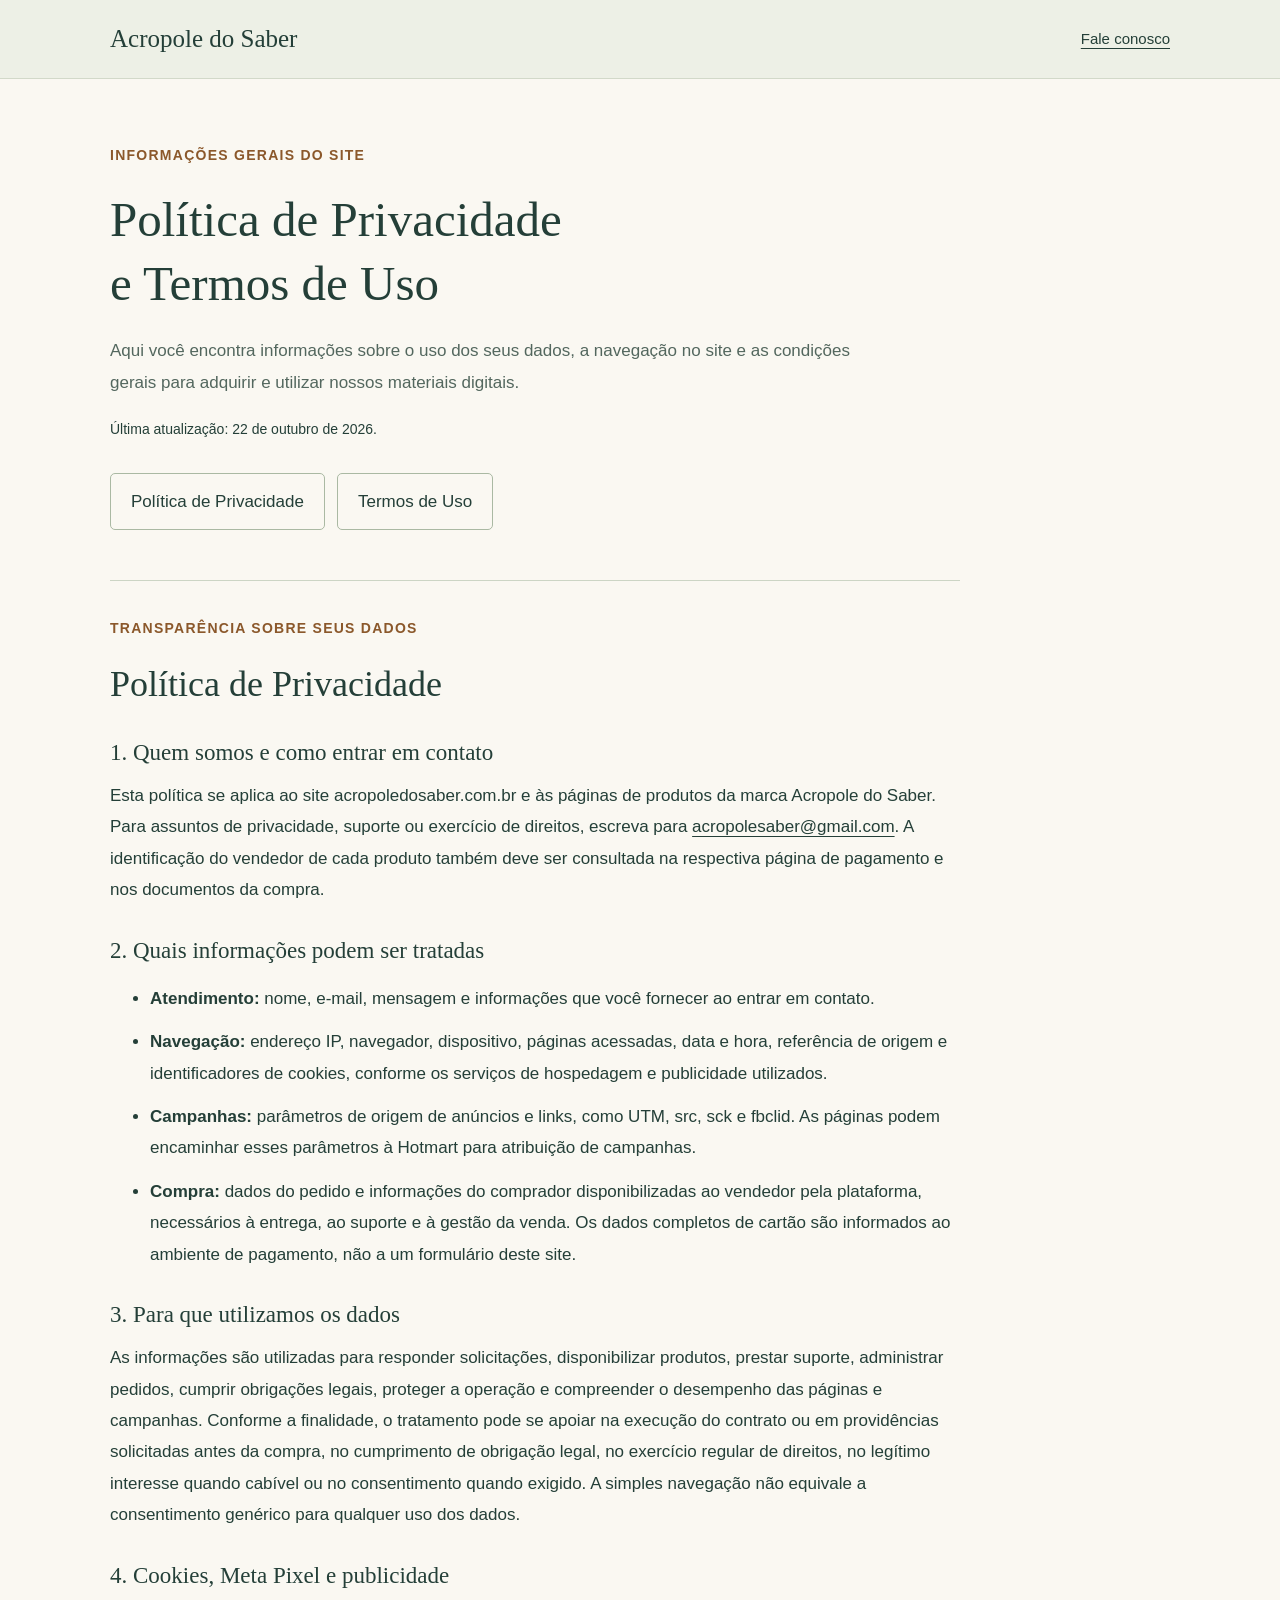
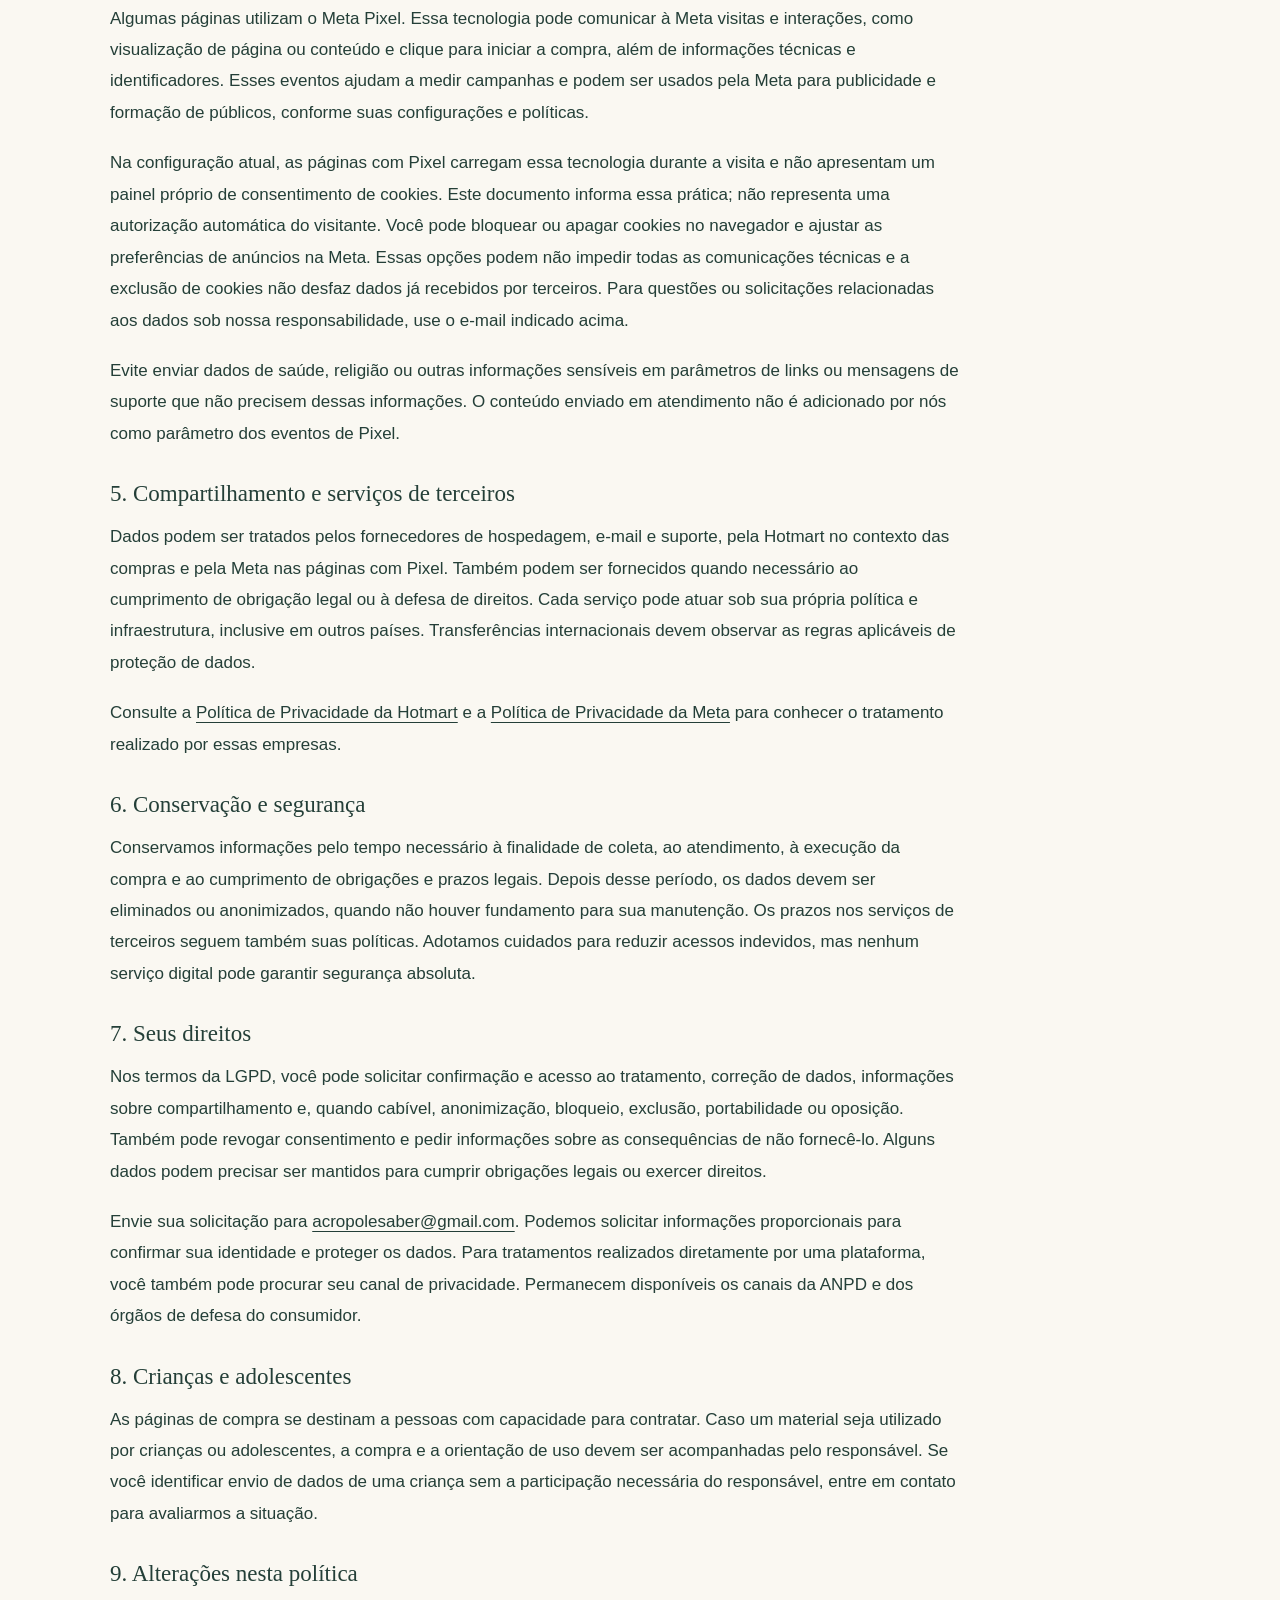
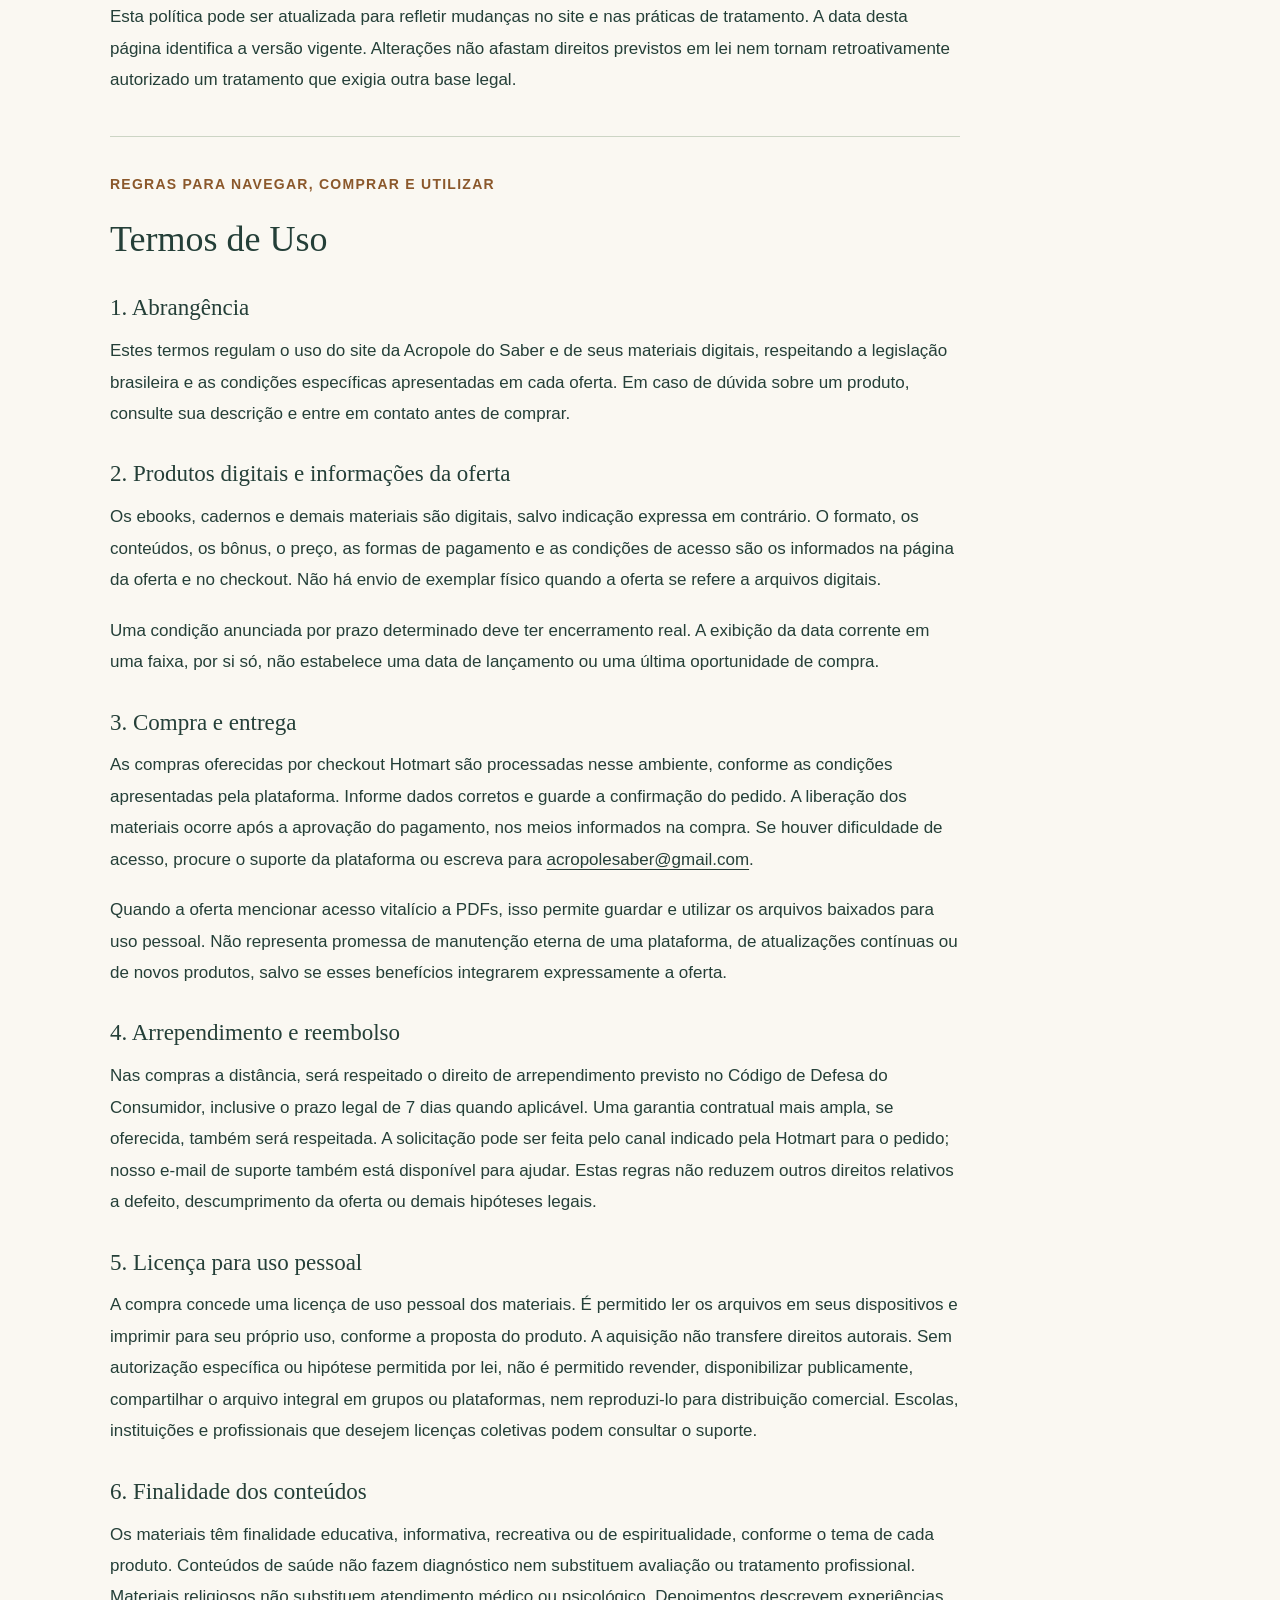
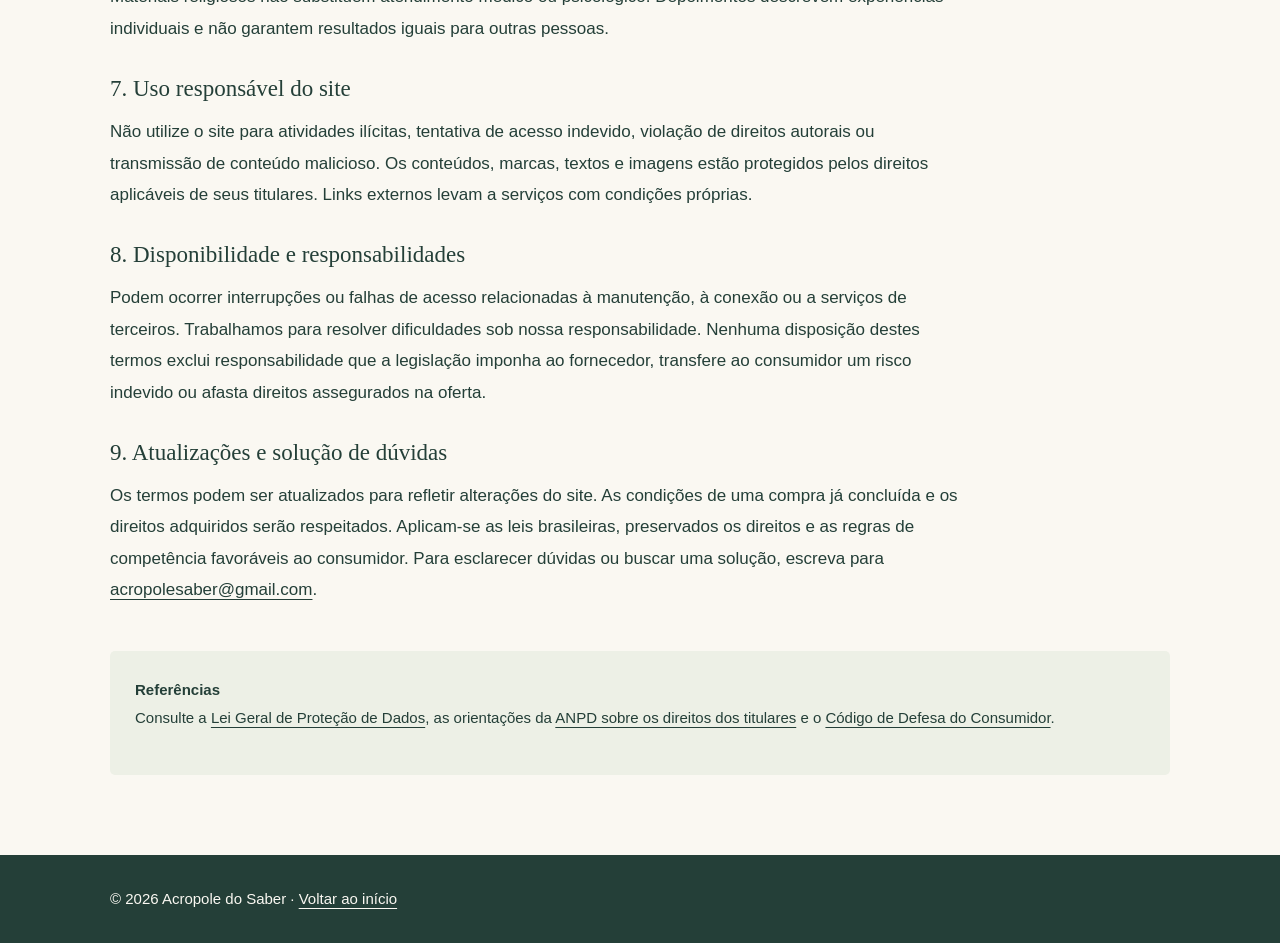
<file: privacidade-e-termos/index.html>
<!doctype html><html lang="pt-BR"><head><meta charset="utf-8"><meta name="viewport" content="width=device-width,initial-scale=1"><title>Política de Privacidade e Termos de Uso | Acropole do Saber</title><meta name="description" content="Conheça a Política de Privacidade e os Termos de Uso da Acropole do Saber. Informações sobre dados, cookies, compras, materiais digitais e seus direitos."><link rel="canonical" href="https://acropoledosaber.com.br/privacidade-e-termos/"><link rel="icon" href="../favicon-acropole.svg"><link rel="stylesheet" href="estilo.css?v=20261022-1"></head><body><a class="skip" href="#principal">Pular para o conteúdo</a><header><div class="wrap"><a class="brand" href="../">Acropole do Saber</a><a href="mailto:acropolesaber@gmail.com">Fale conosco</a></div></header><main class="wrap" id="principal"><p class="eyebrow">INFORMAÇÕES GERAIS DO SITE</p><h1>Política de Privacidade<br>e Termos de Uso</h1><p class="intro">Aqui você encontra informações sobre o uso dos seus dados, a navegação no site e as condições gerais para adquirir e utilizar nossos materiais digitais.</p><p class="date">Última atualização: 22 de outubro de 2026.</p><nav aria-label="Seções desta página"><a href="#privacidade">Política de Privacidade</a><a href="#termos">Termos de Uso</a></nav><section id="privacidade"><p class="eyebrow">TRANSPARÊNCIA SOBRE SEUS DADOS</p><h2>Política de Privacidade</h2>
<h3>1. Quem somos e como entrar em contato</h3><p>Esta política se aplica ao site acropoledosaber.com.br e às páginas de produtos da marca Acropole do Saber. Para assuntos de privacidade, suporte ou exercício de direitos, escreva para <a href="mailto:acropolesaber@gmail.com">acropolesaber@gmail.com</a>. A identificação do vendedor de cada produto também deve ser consultada na respectiva página de pagamento e nos documentos da compra.</p>
<h3>2. Quais informações podem ser tratadas</h3><ul><li><strong>Atendimento:</strong> nome, e-mail, mensagem e informações que você fornecer ao entrar em contato.</li><li><strong>Navegação:</strong> endereço IP, navegador, dispositivo, páginas acessadas, data e hora, referência de origem e identificadores de cookies, conforme os serviços de hospedagem e publicidade utilizados.</li><li><strong>Campanhas:</strong> parâmetros de origem de anúncios e links, como UTM, src, sck e fbclid. As páginas podem encaminhar esses parâmetros à Hotmart para atribuição de campanhas.</li><li><strong>Compra:</strong> dados do pedido e informações do comprador disponibilizadas ao vendedor pela plataforma, necessários à entrega, ao suporte e à gestão da venda. Os dados completos de cartão são informados ao ambiente de pagamento, não a um formulário deste site.</li></ul>
<h3>3. Para que utilizamos os dados</h3><p>As informações são utilizadas para responder solicitações, disponibilizar produtos, prestar suporte, administrar pedidos, cumprir obrigações legais, proteger a operação e compreender o desempenho das páginas e campanhas. Conforme a finalidade, o tratamento pode se apoiar na execução do contrato ou em providências solicitadas antes da compra, no cumprimento de obrigação legal, no exercício regular de direitos, no legítimo interesse quando cabível ou no consentimento quando exigido. A simples navegação não equivale a consentimento genérico para qualquer uso dos dados.</p>
<h3>4. Cookies, Meta Pixel e publicidade</h3><p>Algumas páginas utilizam o Meta Pixel. Essa tecnologia pode comunicar à Meta visitas e interações, como visualização de página ou conteúdo e clique para iniciar a compra, além de informações técnicas e identificadores. Esses eventos ajudam a medir campanhas e podem ser usados pela Meta para publicidade e formação de públicos, conforme suas configurações e políticas.</p><p>Na configuração atual, as páginas com Pixel carregam essa tecnologia durante a visita e não apresentam um painel próprio de consentimento de cookies. Este documento informa essa prática; não representa uma autorização automática do visitante. Você pode bloquear ou apagar cookies no navegador e ajustar as preferências de anúncios na Meta. Essas opções podem não impedir todas as comunicações técnicas e a exclusão de cookies não desfaz dados já recebidos por terceiros. Para questões ou solicitações relacionadas aos dados sob nossa responsabilidade, use o e-mail indicado acima.</p><p>Evite enviar dados de saúde, religião ou outras informações sensíveis em parâmetros de links ou mensagens de suporte que não precisem dessas informações. O conteúdo enviado em atendimento não é adicionado por nós como parâmetro dos eventos de Pixel.</p>
<h3>5. Compartilhamento e serviços de terceiros</h3><p>Dados podem ser tratados pelos fornecedores de hospedagem, e-mail e suporte, pela Hotmart no contexto das compras e pela Meta nas páginas com Pixel. Também podem ser fornecidos quando necessário ao cumprimento de obrigação legal ou à defesa de direitos. Cada serviço pode atuar sob sua própria política e infraestrutura, inclusive em outros países. Transferências internacionais devem observar as regras aplicáveis de proteção de dados.</p><p>Consulte a <a href="https://hotmart.com/pt-br/legal/privacidade-de-dados">Política de Privacidade da Hotmart</a> e a <a href="https://www.facebook.com/privacy/policy/">Política de Privacidade da Meta</a> para conhecer o tratamento realizado por essas empresas.</p>
<h3>6. Conservação e segurança</h3><p>Conservamos informações pelo tempo necessário à finalidade de coleta, ao atendimento, à execução da compra e ao cumprimento de obrigações e prazos legais. Depois desse período, os dados devem ser eliminados ou anonimizados, quando não houver fundamento para sua manutenção. Os prazos nos serviços de terceiros seguem também suas políticas. Adotamos cuidados para reduzir acessos indevidos, mas nenhum serviço digital pode garantir segurança absoluta.</p>
<h3>7. Seus direitos</h3><p>Nos termos da LGPD, você pode solicitar confirmação e acesso ao tratamento, correção de dados, informações sobre compartilhamento e, quando cabível, anonimização, bloqueio, exclusão, portabilidade ou oposição. Também pode revogar consentimento e pedir informações sobre as consequências de não fornecê-lo. Alguns dados podem precisar ser mantidos para cumprir obrigações legais ou exercer direitos.</p><p>Envie sua solicitação para <a href="mailto:acropolesaber@gmail.com">acropolesaber@gmail.com</a>. Podemos solicitar informações proporcionais para confirmar sua identidade e proteger os dados. Para tratamentos realizados diretamente por uma plataforma, você também pode procurar seu canal de privacidade. Permanecem disponíveis os canais da ANPD e dos órgãos de defesa do consumidor.</p>
<h3>8. Crianças e adolescentes</h3><p>As páginas de compra se destinam a pessoas com capacidade para contratar. Caso um material seja utilizado por crianças ou adolescentes, a compra e a orientação de uso devem ser acompanhadas pelo responsável. Se você identificar envio de dados de uma criança sem a participação necessária do responsável, entre em contato para avaliarmos a situação.</p>
<h3>9. Alterações nesta política</h3><p>Esta política pode ser atualizada para refletir mudanças no site e nas práticas de tratamento. A data desta página identifica a versão vigente. Alterações não afastam direitos previstos em lei nem tornam retroativamente autorizado um tratamento que exigia outra base legal.</p></section><section id="termos"><p class="eyebrow">REGRAS PARA NAVEGAR, COMPRAR E UTILIZAR</p><h2>Termos de Uso</h2>
<h3>1. Abrangência</h3><p>Estes termos regulam o uso do site da Acropole do Saber e de seus materiais digitais, respeitando a legislação brasileira e as condições específicas apresentadas em cada oferta. Em caso de dúvida sobre um produto, consulte sua descrição e entre em contato antes de comprar.</p>
<h3>2. Produtos digitais e informações da oferta</h3><p>Os ebooks, cadernos e demais materiais são digitais, salvo indicação expressa em contrário. O formato, os conteúdos, os bônus, o preço, as formas de pagamento e as condições de acesso são os informados na página da oferta e no checkout. Não há envio de exemplar físico quando a oferta se refere a arquivos digitais.</p><p>Uma condição anunciada por prazo determinado deve ter encerramento real. A exibição da data corrente em uma faixa, por si só, não estabelece uma data de lançamento ou uma última oportunidade de compra.</p>
<h3>3. Compra e entrega</h3><p>As compras oferecidas por checkout Hotmart são processadas nesse ambiente, conforme as condições apresentadas pela plataforma. Informe dados corretos e guarde a confirmação do pedido. A liberação dos materiais ocorre após a aprovação do pagamento, nos meios informados na compra. Se houver dificuldade de acesso, procure o suporte da plataforma ou escreva para <a href="mailto:acropolesaber@gmail.com">acropolesaber@gmail.com</a>.</p><p>Quando a oferta mencionar acesso vitalício a PDFs, isso permite guardar e utilizar os arquivos baixados para uso pessoal. Não representa promessa de manutenção eterna de uma plataforma, de atualizações contínuas ou de novos produtos, salvo se esses benefícios integrarem expressamente a oferta.</p>
<h3>4. Arrependimento e reembolso</h3><p>Nas compras a distância, será respeitado o direito de arrependimento previsto no Código de Defesa do Consumidor, inclusive o prazo legal de 7 dias quando aplicável. Uma garantia contratual mais ampla, se oferecida, também será respeitada. A solicitação pode ser feita pelo canal indicado pela Hotmart para o pedido; nosso e-mail de suporte também está disponível para ajudar. Estas regras não reduzem outros direitos relativos a defeito, descumprimento da oferta ou demais hipóteses legais.</p>
<h3>5. Licença para uso pessoal</h3><p>A compra concede uma licença de uso pessoal dos materiais. É permitido ler os arquivos em seus dispositivos e imprimir para seu próprio uso, conforme a proposta do produto. A aquisição não transfere direitos autorais. Sem autorização específica ou hipótese permitida por lei, não é permitido revender, disponibilizar publicamente, compartilhar o arquivo integral em grupos ou plataformas, nem reproduzi-lo para distribuição comercial. Escolas, instituições e profissionais que desejem licenças coletivas podem consultar o suporte.</p>
<h3>6. Finalidade dos conteúdos</h3><p>Os materiais têm finalidade educativa, informativa, recreativa ou de espiritualidade, conforme o tema de cada produto. Conteúdos de saúde não fazem diagnóstico nem substituem avaliação ou tratamento profissional. Materiais religiosos não substituem atendimento médico ou psicológico. Depoimentos descrevem experiências individuais e não garantem resultados iguais para outras pessoas.</p>
<h3>7. Uso responsável do site</h3><p>Não utilize o site para atividades ilícitas, tentativa de acesso indevido, violação de direitos autorais ou transmissão de conteúdo malicioso. Os conteúdos, marcas, textos e imagens estão protegidos pelos direitos aplicáveis de seus titulares. Links externos levam a serviços com condições próprias.</p>
<h3>8. Disponibilidade e responsabilidades</h3><p>Podem ocorrer interrupções ou falhas de acesso relacionadas à manutenção, à conexão ou a serviços de terceiros. Trabalhamos para resolver dificuldades sob nossa responsabilidade. Nenhuma disposição destes termos exclui responsabilidade que a legislação imponha ao fornecedor, transfere ao consumidor um risco indevido ou afasta direitos assegurados na oferta.</p>
<h3>9. Atualizações e solução de dúvidas</h3><p>Os termos podem ser atualizados para refletir alterações do site. As condições de uma compra já concluída e os direitos adquiridos serão respeitados. Aplicam-se as leis brasileiras, preservados os direitos e as regras de competência favoráveis ao consumidor. Para esclarecer dúvidas ou buscar uma solução, escreva para <a href="mailto:acropolesaber@gmail.com">acropolesaber@gmail.com</a>.</p></section><aside class="sources"><strong>Referências</strong><p>Consulte a <a href="https://www.planalto.gov.br/ccivil_03/_ato2015-2018/2018/lei/l13709.htm">Lei Geral de Proteção de Dados</a>, as orientações da <a href="https://www.gov.br/anpd/pt-br/assuntos/titular-de-dados/direito-dos-titulares">ANPD sobre os direitos dos titulares</a> e o <a href="https://www.planalto.gov.br/ccivil_03/leis/l8078compilado.htm">Código de Defesa do Consumidor</a>.</p></aside></main><footer><div class="wrap">© 2026 Acropole do Saber · <a href="../">Voltar ao início</a></div></footer></body></html>
</file>
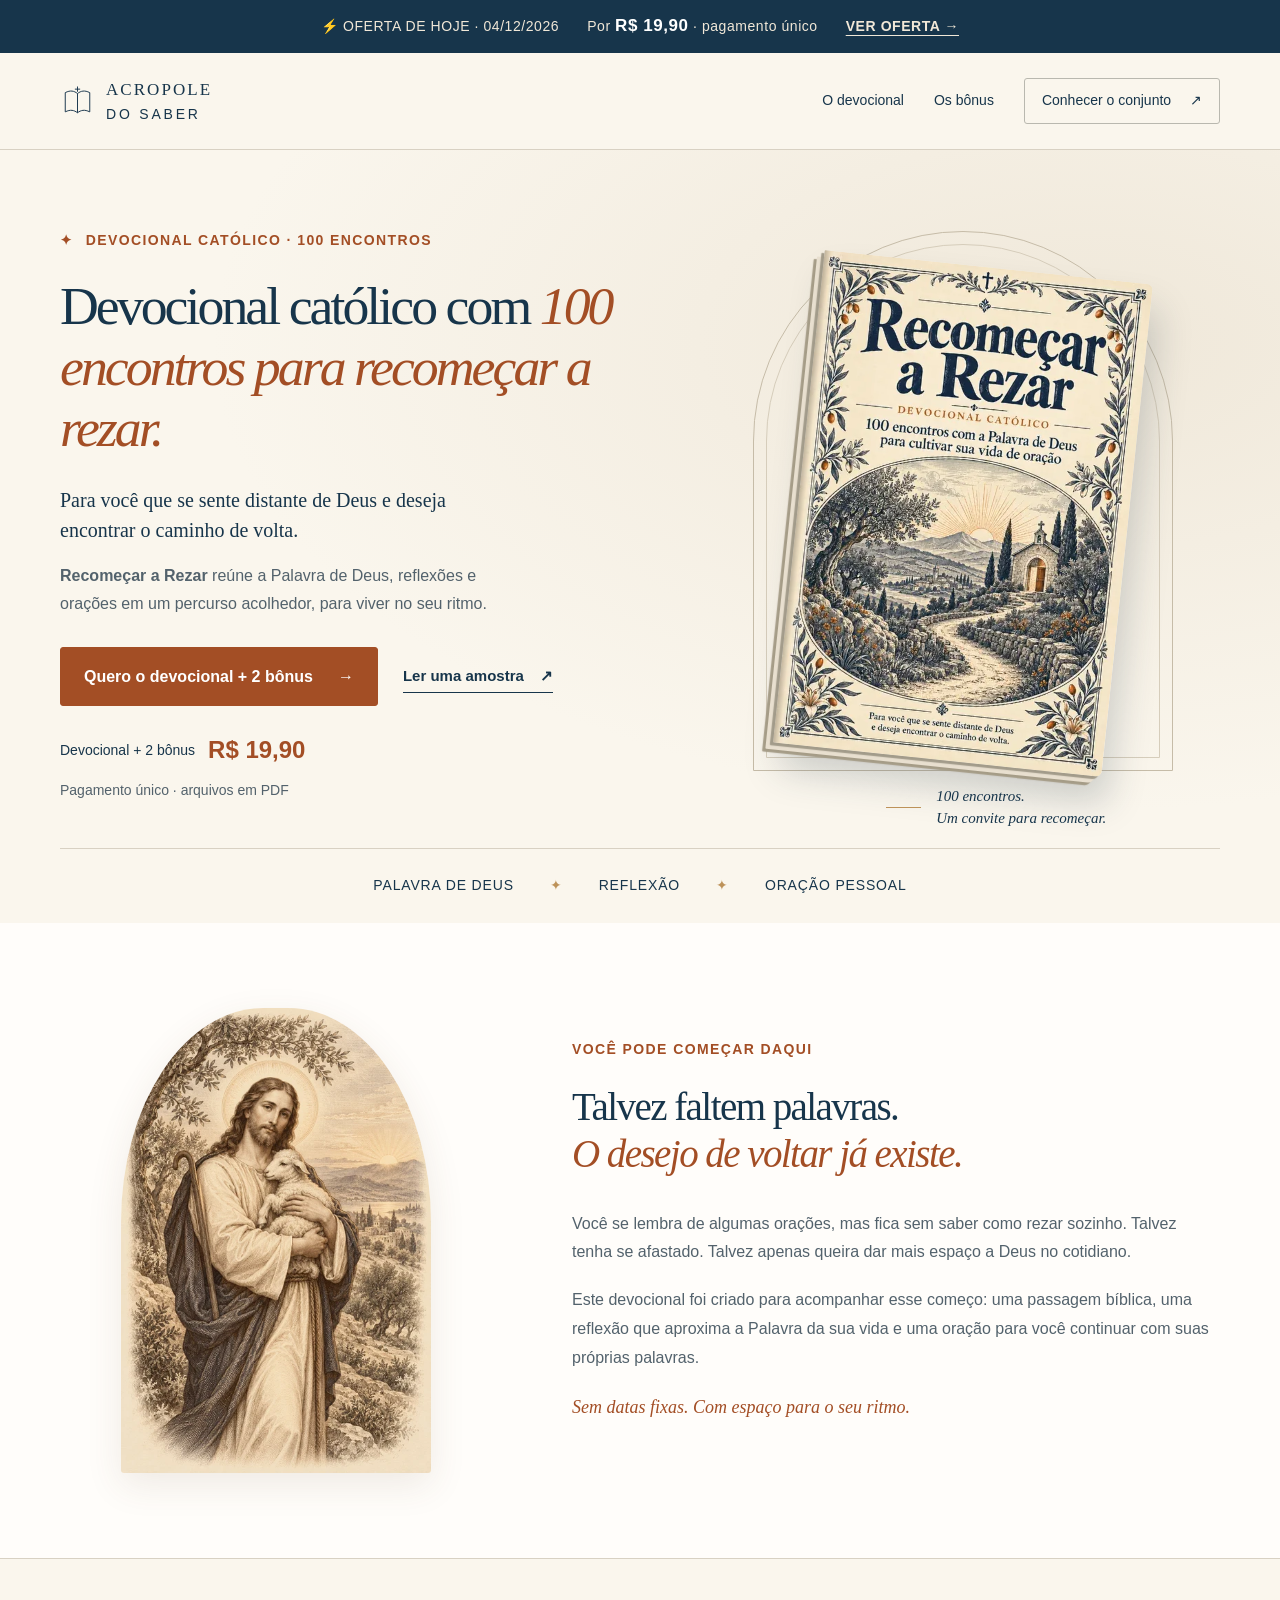
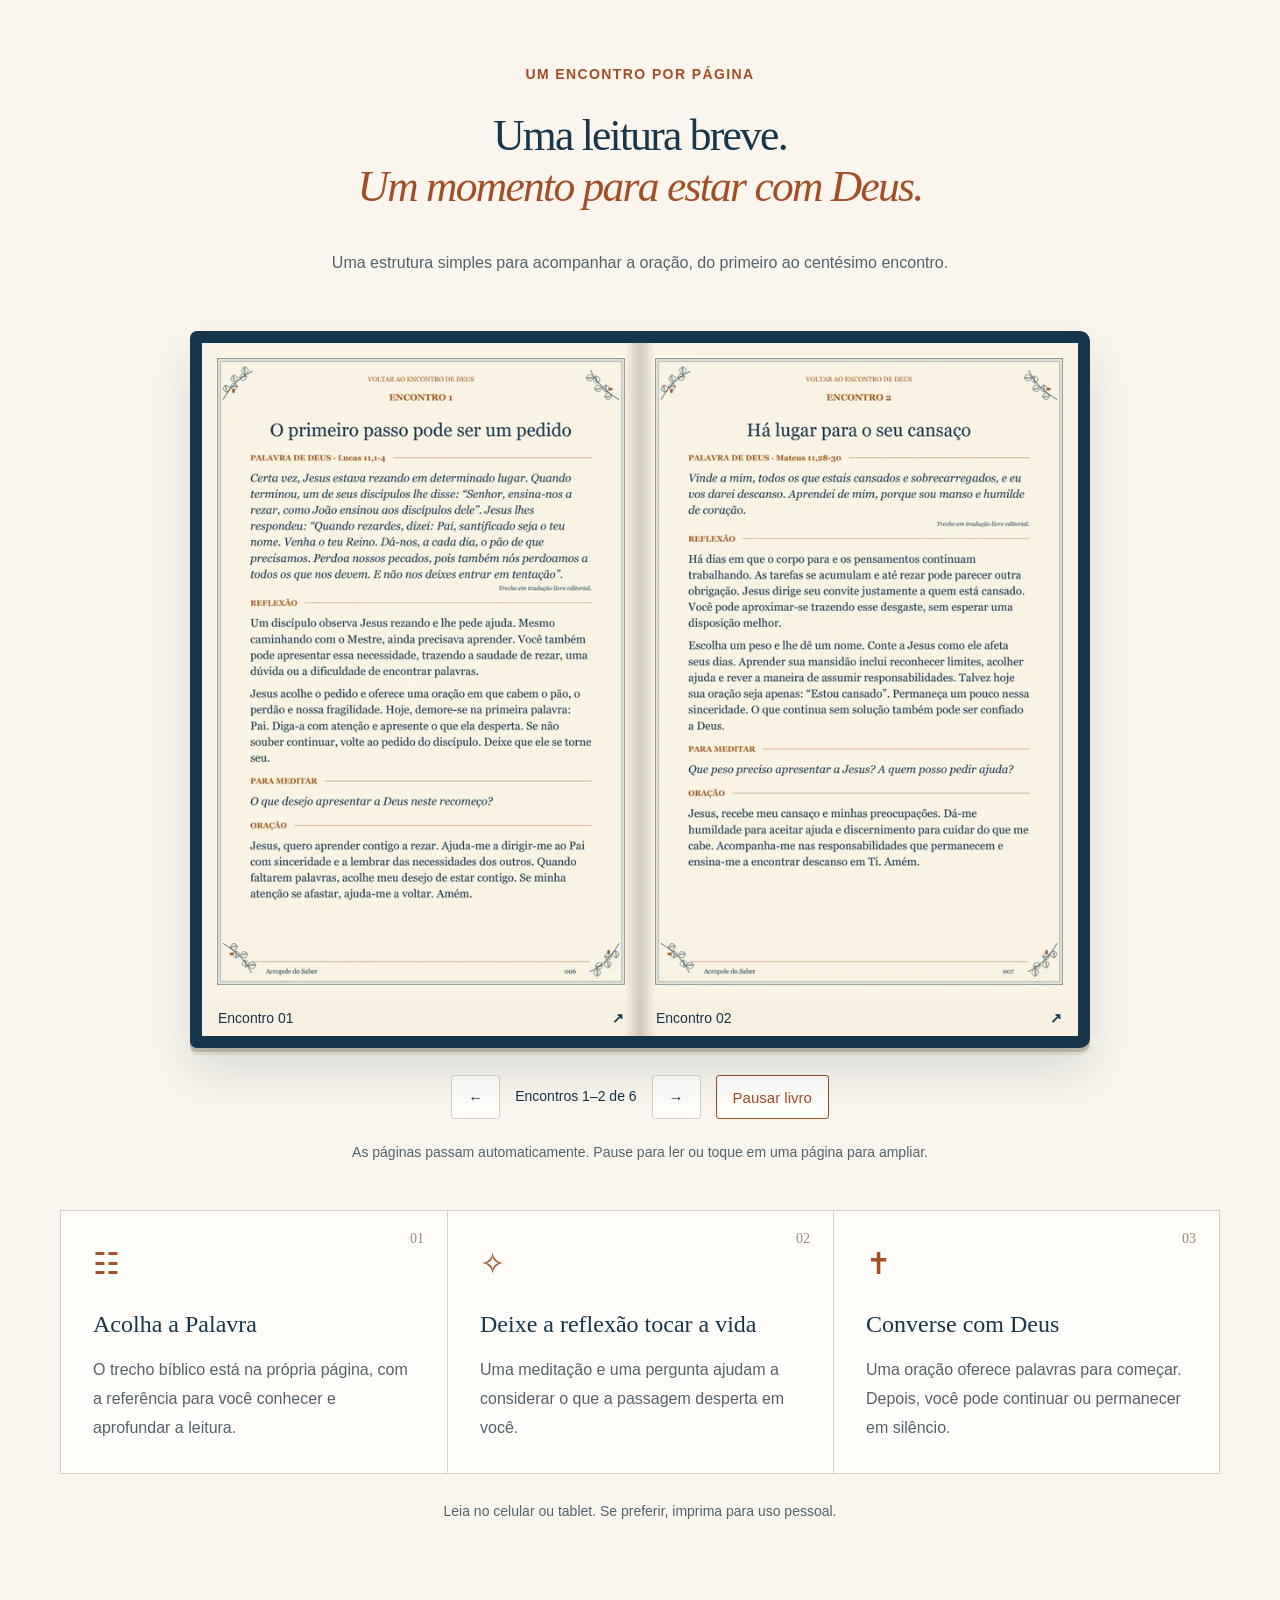
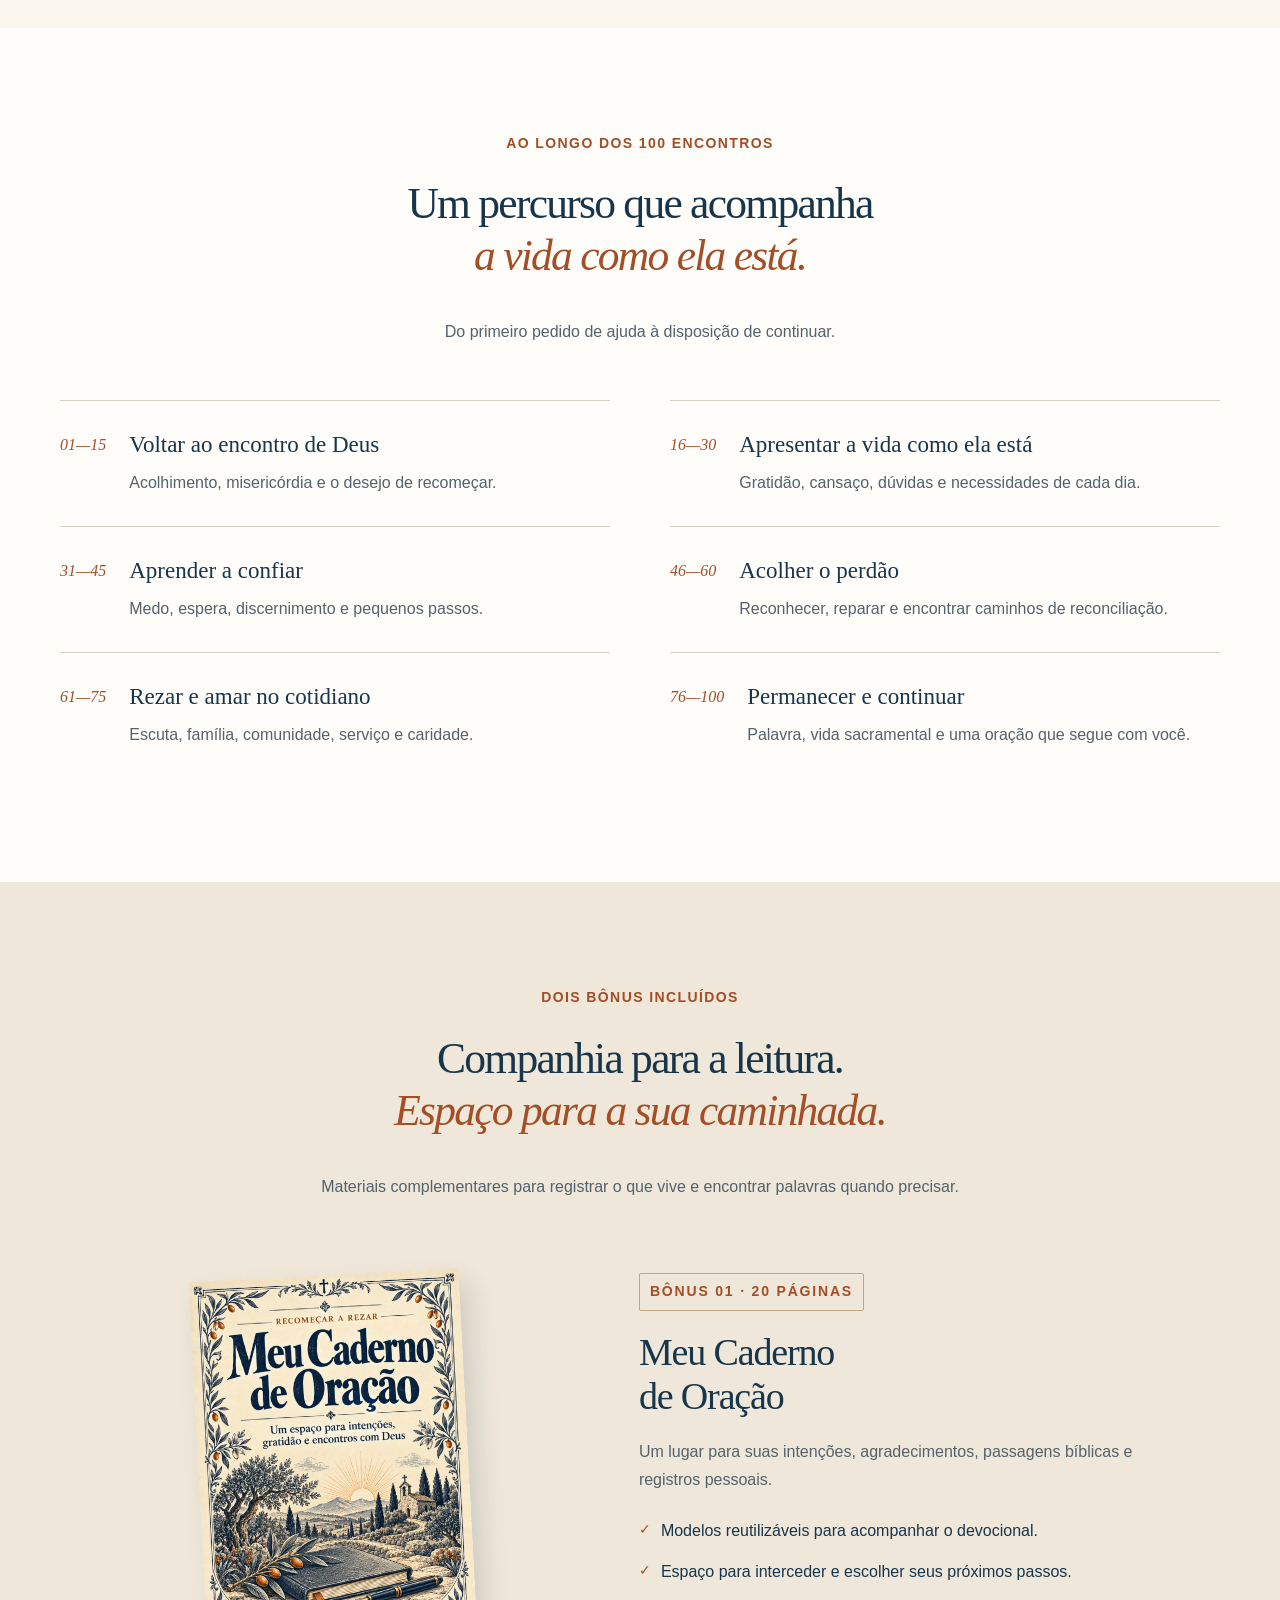
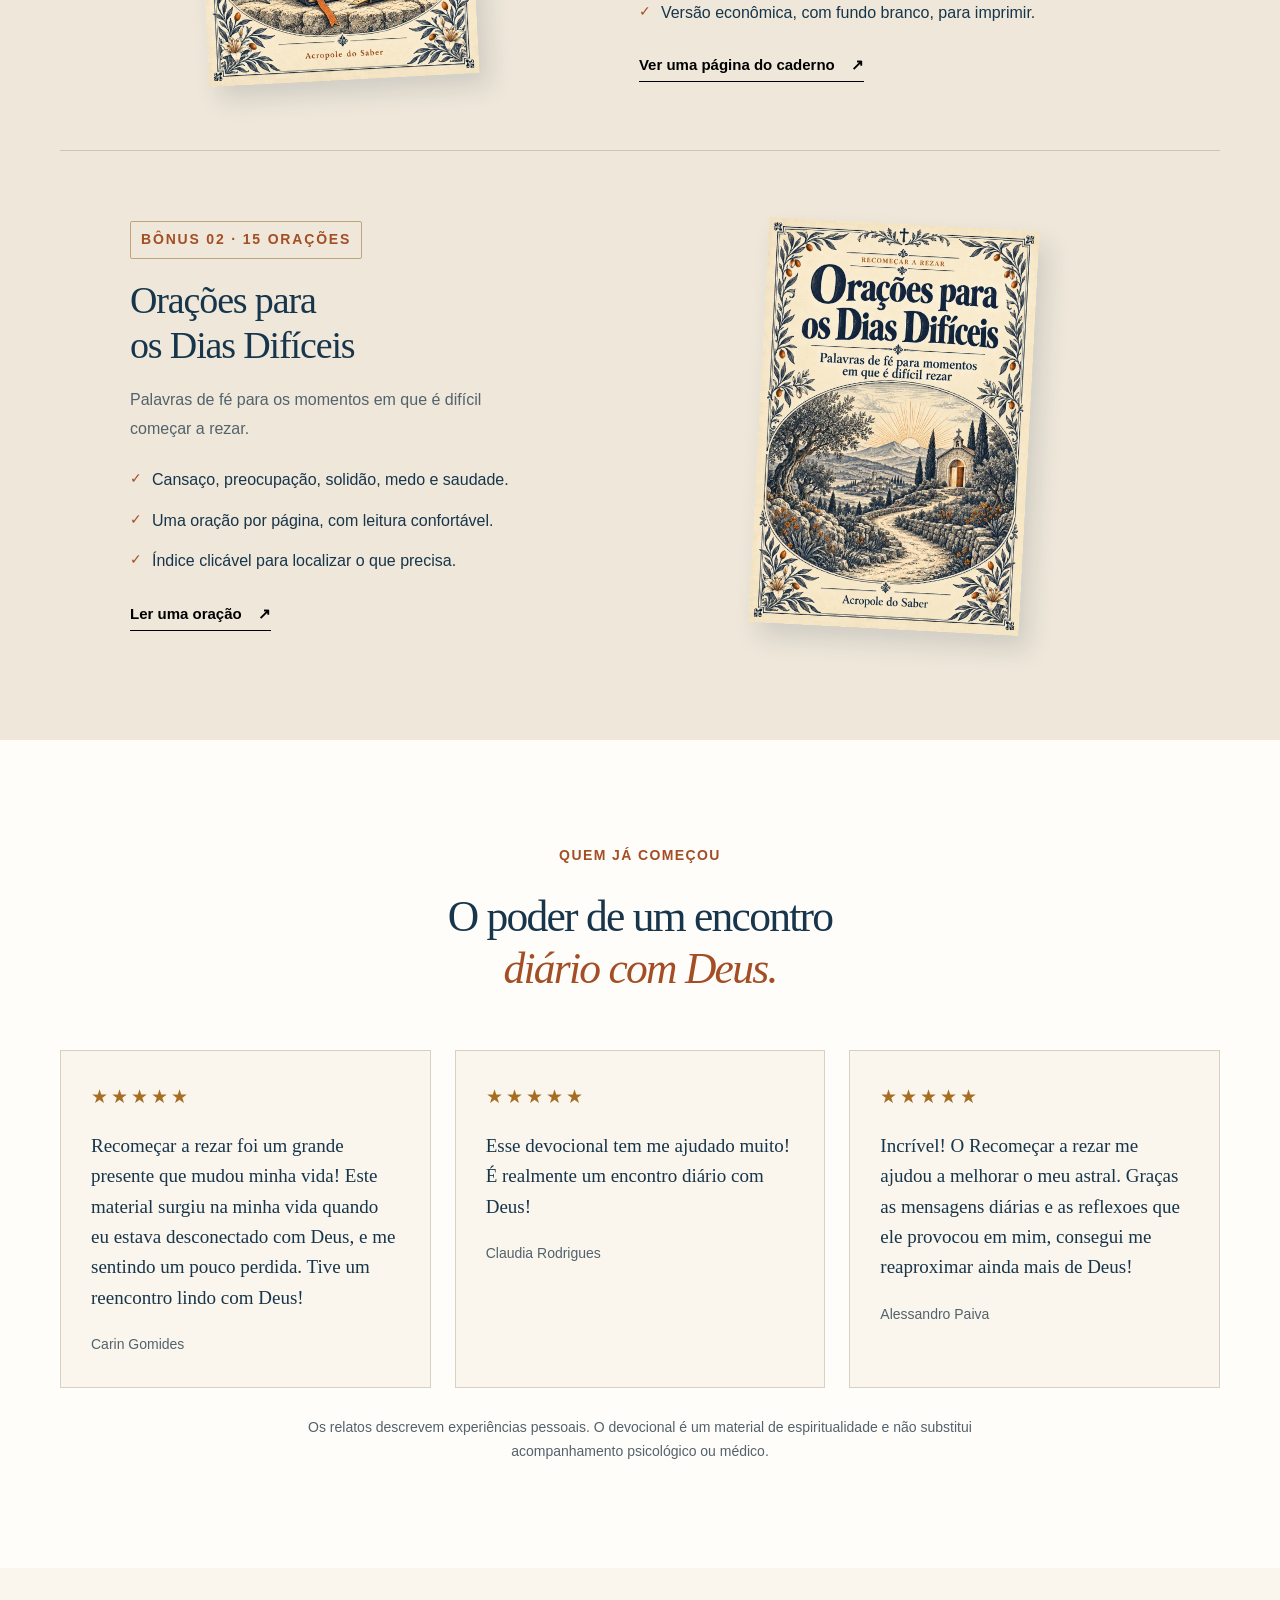
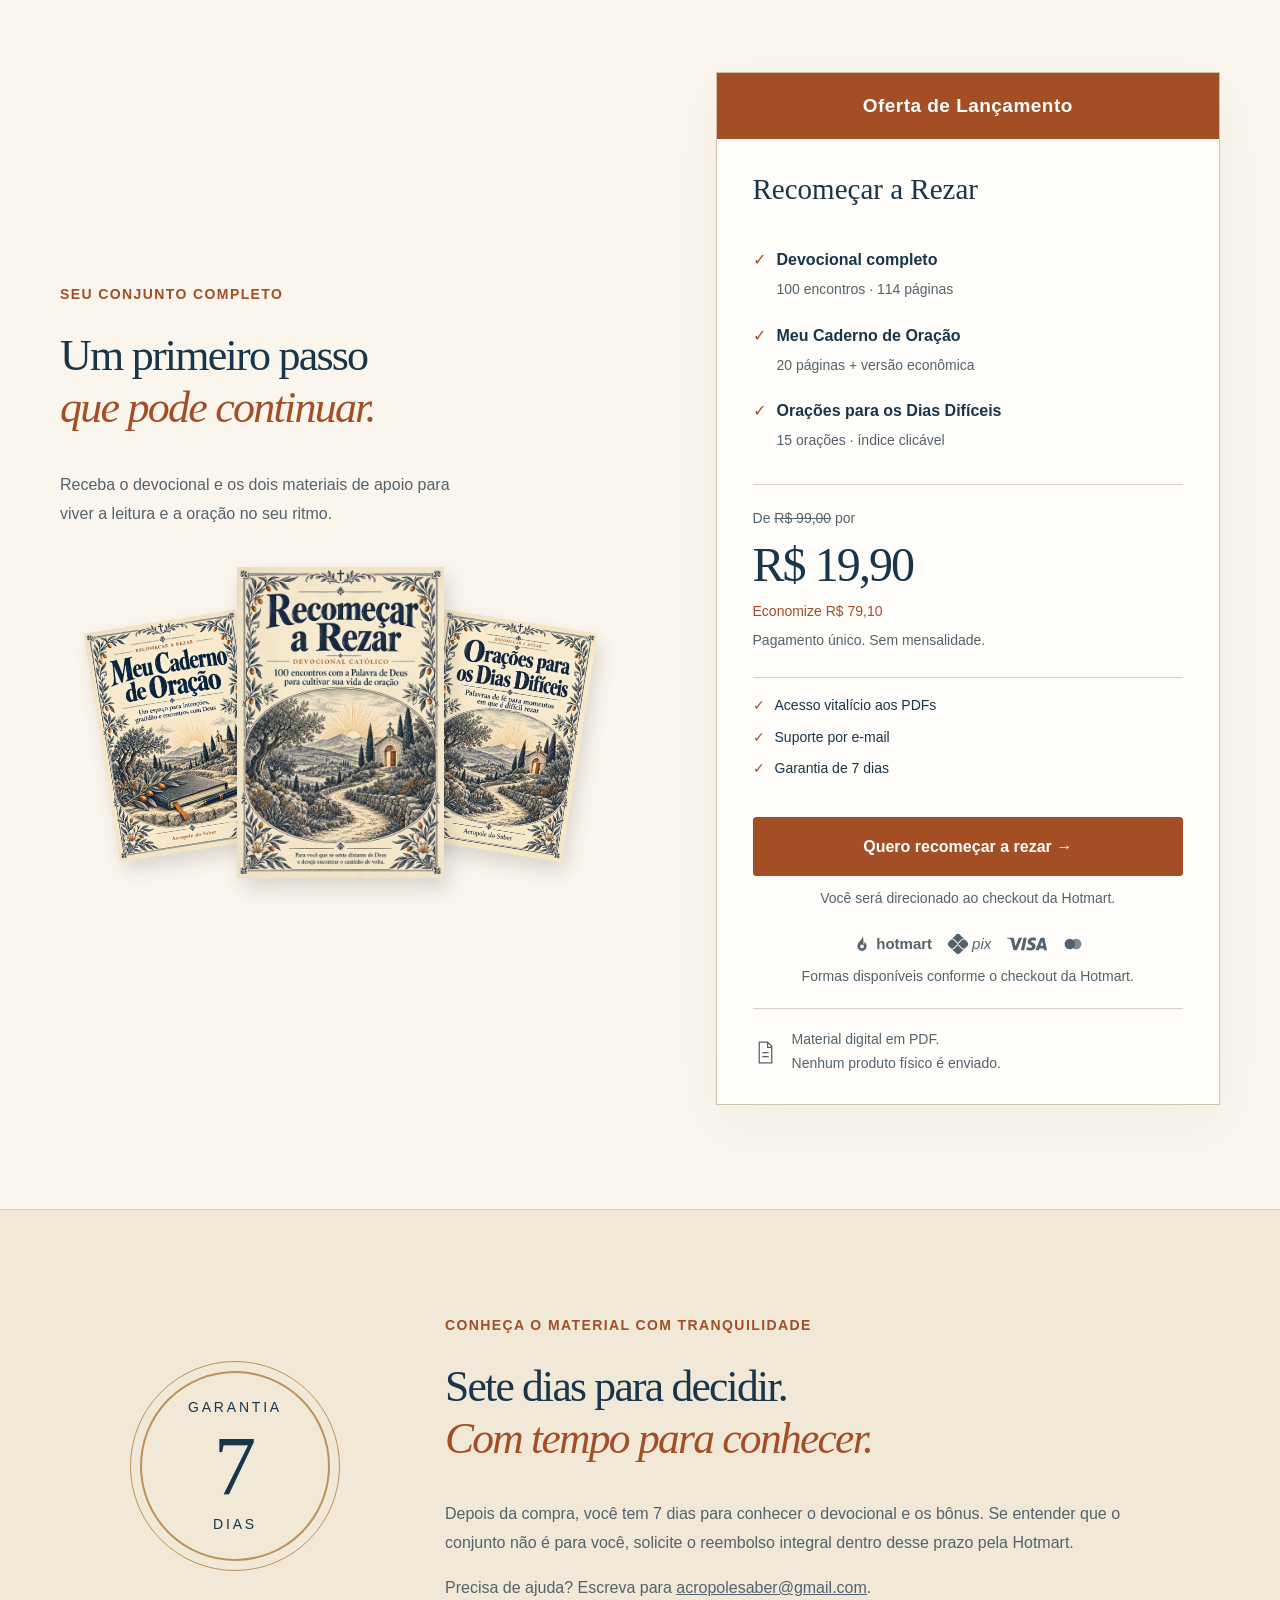
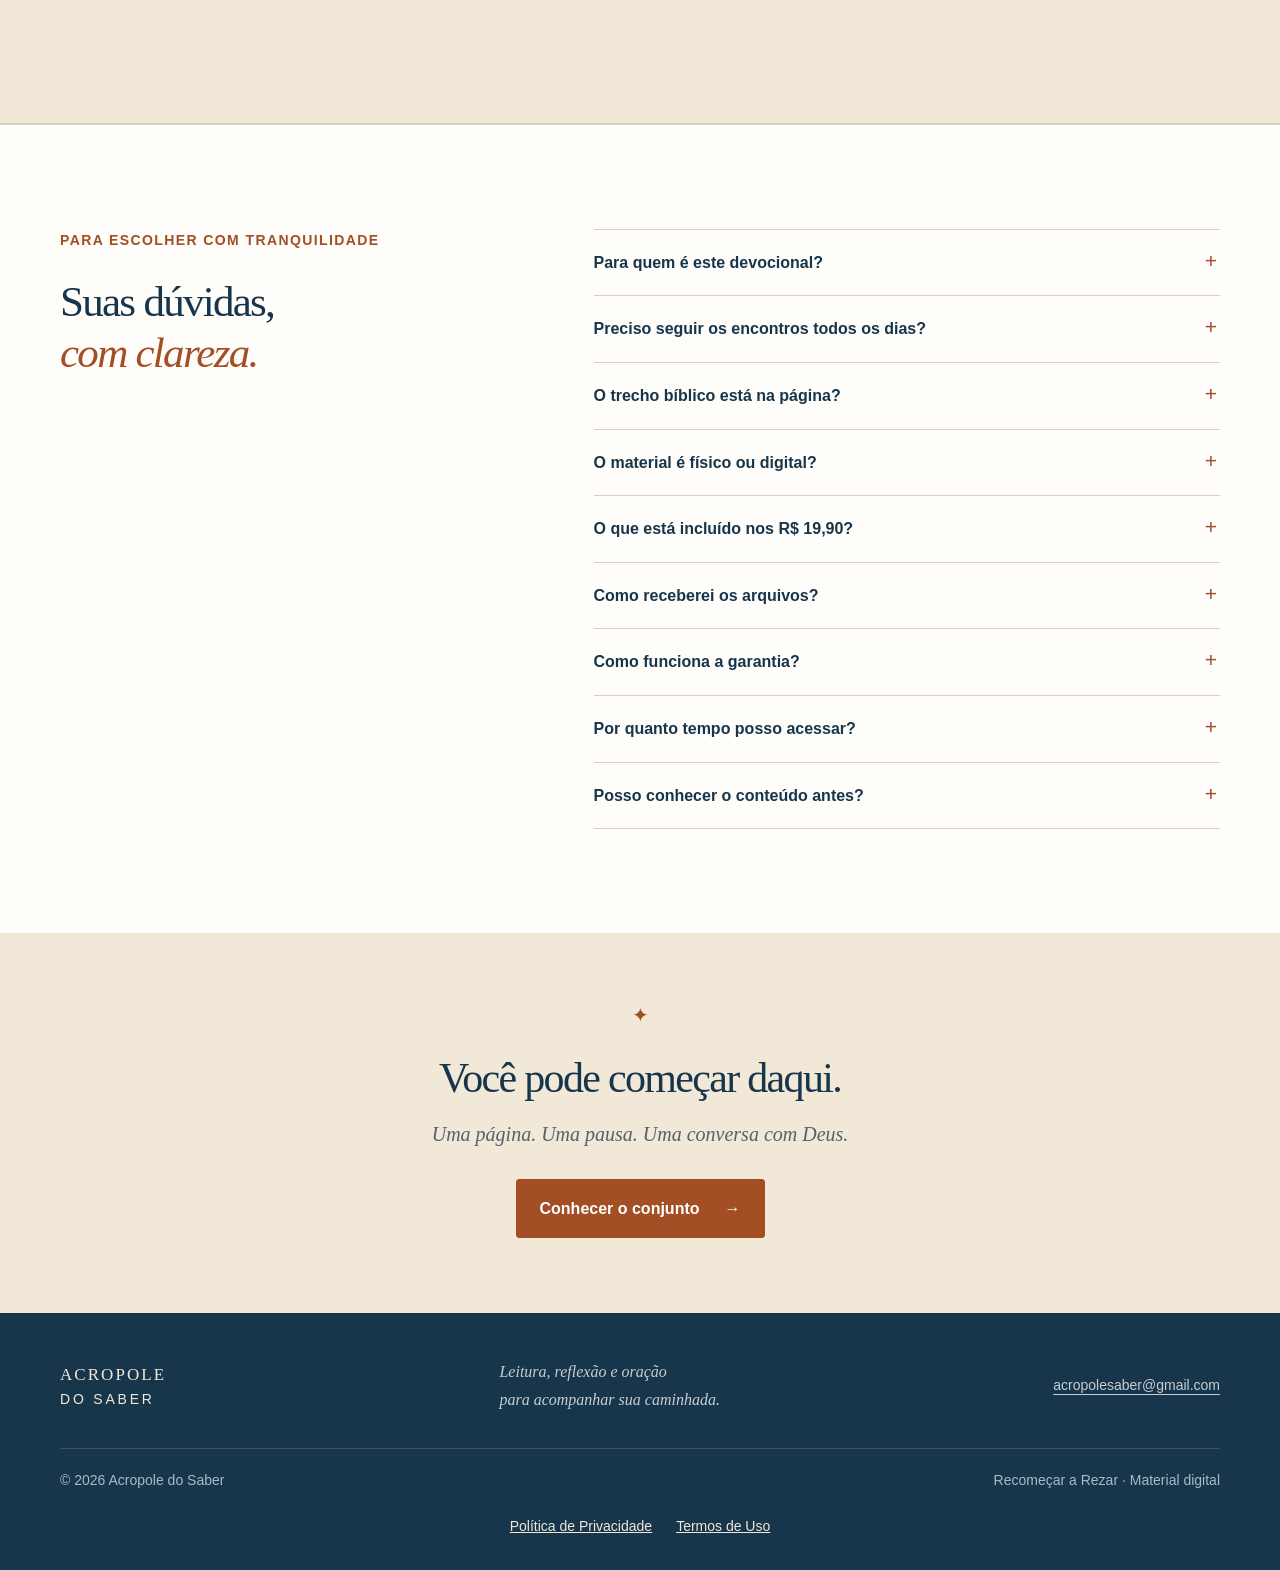
<file: recomecar-a-rezar/index.html>
<!doctype html>
<html lang="pt-BR">
<head>
  <!-- Meta Pixel Code -->
  <script>
    !function(f,b,e,v,n,t,s){if(f.fbq)return;n=f.fbq=function(){n.callMethod?n.callMethod.apply(n,arguments):n.queue.push(arguments)};if(!f._fbq)f._fbq=n;n.push=n;n.loaded=!0;n.version='2.0';n.queue=[];t=b.createElement(e);t.async=!0;t.src=v;s=b.getElementsByTagName(e)[0];s.parentNode.insertBefore(t,s)}(window,document,'script','https://connect.facebook.net/en_US/fbevents.js');
    fbq('init','1323893266191840');fbq('track','PageView');
  </script>

  <!-- End Meta Pixel Code -->
  <meta name="facebook-domain-verification" content="ef6sqevnes3hhn8mv7p3bhau8fu4ef">
  <meta charset="utf-8"><meta name="viewport" content="width=device-width,initial-scale=1">
  <title>Recomeçar a Rezar | 100 encontros com a Palavra de Deus</title>
  <meta name="description" content="Um devocional católico para quem deseja se reaproximar de Deus. 100 encontros com a Palavra, reflexão e oração, mais dois bônus. Acropole do Saber.">
  <meta name="theme-color" content="#17354b">
  <meta property="og:title" content="Recomeçar a Rezar — Acropole do Saber"><meta property="og:description" content="100 encontros com a Palavra de Deus para cultivar sua vida de oração. Devocional + dois bônus por R$ 19,90."><meta property="og:type" content="website">
  <meta property="og:url" content="https://acropoledosaber.com.br/recomecar-a-rezar/"><meta property="og:image" content="https://acropoledosaber.com.br/recomecar-a-rezar/assets/compartilhar.jpg">
  <link rel="canonical" href="https://acropoledosaber.com.br/recomecar-a-rezar/">
  <meta property="og:locale" content="pt_BR">
  <meta property="og:image:width" content="1200"><meta property="og:image:height" content="630">
  <meta property="og:image:type" content="image/jpeg"><meta property="og:image:alt" content="Recomeçar a Rezar: 100 encontros e dois bônus por R$ 19,90">
  <meta name="twitter:card" content="summary_large_image"><meta name="twitter:title" content="Recomeçar a Rezar — Acropole do Saber">
  <meta name="twitter:description" content="100 encontros com a Palavra de Deus para cultivar sua vida de oração. Devocional + dois bônus.">
  <meta name="twitter:image" content="https://acropoledosaber.com.br/recomecar-a-rezar/assets/compartilhar.jpg">
  <link rel="icon" type="image/svg+xml" href="assets/favicon.svg">
  <link rel="stylesheet" href="estilo.css?v=20261022-10"><script src="config.js?v=20261022-8" defer></script><script src="pagina.js?v=20261022-10" defer></script><script src="meta-pixel.js?v=20261022-5" defer></script>
<script type="application/ld+json" id="product-schema">{"@context":"https://schema.org","@graph":[{"@type":"Product","@id":"https://acropoledosaber.com.br/recomecar-a-rezar/#produto","name":"Recomeçar a Rezar — devocional e dois bônus","description":"Devocional católico digital com 100 encontros com a Palavra de Deus, reflexão e oração. Inclui Meu Caderno de Oração e Orações para os Dias Difíceis.","image":"https://acropoledosaber.com.br/recomecar-a-rezar/assets/compartilhar.jpg","brand":{"@type":"Brand","name":"Acropole do Saber"},"url":"https://acropoledosaber.com.br/recomecar-a-rezar/","offers":{"@type":"Offer","url":"https://pay.hotmart.com/R108153554G","price":19.9,"priceCurrency":"BRL","availability":"https://schema.org/InStock"}},{"@type":"FAQPage","mainEntity":[{"@type":"Question","name":"Para quem é este devocional?","acceptedAnswer":{"@type":"Answer","text":"Para adultos católicos que desejam iniciar ou retomar a oração pessoal. A linguagem acolhe também quem conhece algumas orações, mas não sabe como rezar sozinho."}},{"@type":"Question","name":"Preciso seguir os encontros todos os dias?","acceptedAnswer":{"@type":"Answer","text":"Os 100 encontros não têm datas fixas. Você pode seguir a sequência, permanecer mais tempo em uma passagem e retomar depois de uma interrupção."}},{"@type":"Question","name":"O trecho bíblico está na página?","acceptedAnswer":{"@type":"Answer","text":"Sim. Cada encontro reúne o trecho bíblico com sua referência, a reflexão, uma pergunta para meditar e uma oração. Os trechos são apresentados em tradução livre editorial."}},{"@type":"Question","name":"O material é físico ou digital?","acceptedAnswer":{"@type":"Answer","text":"O conjunto é digital, em PDF. Você pode ler no celular ou tablet e imprimir para uso pessoal. O Caderno de Oração inclui uma versão econômica com fundo branco."}},{"@type":"Question","name":"O que está incluído nos R$ 19,90?","acceptedAnswer":{"@type":"Answer","text":"O devocional com 100 encontros, o Meu Caderno de Oração e o livreto Orações para os Dias Difíceis. O pagamento é único."}},{"@type":"Question","name":"Como receberei os arquivos?","acceptedAnswer":{"@type":"Answer","text":"A compra será realizada pela Hotmart. Após a confirmação do pagamento, o acesso aos materiais será disponibilizado pela plataforma no e-mail informado na compra."}},{"@type":"Question","name":"Como funciona a garantia?","acceptedAnswer":{"@type":"Answer","text":"Você tem 7 dias após a compra para solicitar o reembolso integral pela Hotmart."}},{"@type":"Question","name":"Por quanto tempo posso acessar?","acceptedAnswer":{"@type":"Answer","text":"O acesso aos PDFs é vitalício: baixe os arquivos e guarde-os para ler e imprimir para uso pessoal quando quiser. Se precisar de ajuda, entre em contato por e-mail."}},{"@type":"Question","name":"Posso conhecer o conteúdo antes?","acceptedAnswer":{"@type":"Answer","text":"Sim. O livro de amostra apresenta seis encontros reais do devocional. As páginas dos bônus estão disponíveis junto à apresentação de cada material. Você pode ampliar as imagens para conhecer o formato e o tom da leitura."}}]}]}</script>
</head>
<body>
  <noscript><img height="1" width="1" style="display:none" src="https://www.facebook.com/tr?id=1323893266191840&amp;ev=PageView&amp;noscript=1" alt=""></noscript>
<a class="skip" href="#principal">Pular para o conteúdo</a>
<a class="topline offer-strip" href="#oferta"><span data-offer-top>⚡ OFERTA ESPECIAL DISPONÍVEL</span><span>Por <strong data-price>R$ 19,90</strong> · pagamento único</span><b>VER OFERTA →</b></a>
<header class="header"><div class="wrap nav"><a class="brand" href="#" aria-label="Acropole do Saber, início"><svg viewBox="0 0 40 40" aria-hidden="true"><path d="M6 11c6-3 10-2 14 1 4-3 8-4 14-1v22c-6-3-10-2-14 1-4-3-8-4-14-1zM20 12v22M20 4v6M17 7h6"/></svg><span>ACROPOLE<small>DO SABER</small></span></a><nav aria-label="Navegação principal"><a href="#encontros">O devocional</a><a href="#bonus">Os bônus</a><a class="nav-cta" href="#oferta">Conhecer o conjunto <span aria-hidden="true">↗</span></a></nav></div></header>
<main id="principal">
<section class="hero"><div class="wrap hero-grid"><div class="hero-copy"><p class="eyebrow"><span class="tiny-cross" aria-hidden="true">✦</span> DEVOCIONAL CATÓLICO · 100 ENCONTROS</p><h1>Devocional católico com <em>100 encontros para recomeçar a rezar.</em></h1><p class="hero-lead">Para você que se sente distante de Deus e deseja encontrar o caminho de volta.</p><p class="muted hero-description"><strong>Recomeçar a Rezar</strong> reúne a Palavra de Deus, reflexões e orações em um percurso acolhedor, para viver no seu ritmo.</p><div class="actions"><a class="button" data-direct-checkout href="#oferta">Quero o devocional + 2 bônus <span aria-hidden="true">→</span></a><a class="text-link" href="#encontros">Ler uma amostra <span aria-hidden="true">↗</span></a></div><div class="hero-price"><span>Devocional + 2 bônus</span><strong data-price>R$ 19,90</strong><small>Pagamento único · arquivos em PDF</small></div></div><div class="hero-art"><span class="arch-line" aria-hidden="true"></span><span class="book-shadow" aria-hidden="true"></span><div class="book"><img src="assets/capa.webp" srcset="assets/capa-sm.webp 480w, assets/capa.webp 900w" sizes="(max-width:760px) 70vw, 390px" width="900" height="1350" alt="Capa do devocional Recomeçar a Rezar: gravura de uma capela ao amanhecer" fetchpriority="high"></div><div class="art-note"><span class="note-rule"></span><span>100 encontros.<br>Um convite para recomeçar.</span></div></div></div><div class="wrap hero-bottom"><span>PALAVRA DE DEUS</span><i aria-hidden="true">✦</i><span>REFLEXÃO</span><i aria-hidden="true">✦</i><span>ORAÇÃO PESSOAL</span></div></section>

<section class="welcome" id="acolhimento"><div class="wrap welcome-grid"><div class="shepherd-art"><img src="assets/bom-pastor.webp" srcset="assets/bom-pastor-sm.webp 450w, assets/bom-pastor.webp 900w" sizes="(max-width:760px) 80vw, 390px" width="900" height="1350" loading="lazy" alt="Jesus, o Bom Pastor, acolhendo uma ovelha ao amanhecer, em gravura sépia"></div><div class="welcome-message"><div><p class="eyebrow">VOCÊ PODE COMEÇAR DAQUI</p><h2>Talvez faltem palavras.<br><em>O desejo de voltar já existe.</em></h2></div><div class="welcome-copy"><p>Você se lembra de algumas orações, mas fica sem saber como rezar sozinho. Talvez tenha se afastado. Talvez apenas queira dar mais espaço a Deus no cotidiano.</p><p>Este devocional foi criado para acompanhar esse começo: uma passagem bíblica, uma reflexão que aproxima a Palavra da sua vida e uma oração para você continuar com suas próprias palavras.</p><p class="closing-line">Sem datas fixas. Com espaço para o seu ritmo.</p></div></div></div></section>

<section class="encounters section" id="encontros"><div class="wrap"><div class="section-heading"><p class="eyebrow">UM ENCONTRO POR PÁGINA</p><h2>Uma leitura breve.<br><em>Um momento para estar com Deus.</em></h2><p>Uma estrutura simples para acompanhar a oração, do primeiro ao centésimo encontro.</p></div><div class="prayer-book" id="amostras" role="region" aria-roledescription="carrossel" aria-label="Livro de amostra: seis encontros"><div class="book-cover"><div class="spreads"><div class="prayer-spread" data-spread="0" role="group" aria-label="Páginas 1 e 2"><button class="book-leaf" data-page="assets/amostra-devocional.webp" data-page-alt="Página completa do Encontro 1" aria-label="Ampliar Encontro 1"><img src="assets/amostra-devocional-sm.webp" width="500" height="750" loading="lazy" alt="Encontro 1: trecho bíblico, reflexão e oração"><span>Encontro 01 <b aria-hidden="true">↗</b></span></button><button class="book-leaf" data-page="assets/encontro-02.webp" data-page-alt="Página completa do Encontro 2" aria-label="Ampliar Encontro 2"><img src="assets/encontro-02-sm.webp" width="500" height="750" loading="lazy" alt="Encontro 2: trecho bíblico, reflexão e oração"><span>Encontro 02 <b aria-hidden="true">↗</b></span></button></div><div class="prayer-spread" data-spread="1" hidden role="group" aria-label="Páginas 3 e 4"><button class="book-leaf" data-page="assets/encontro-03.webp" data-page-alt="Página completa do Encontro 3" aria-label="Ampliar Encontro 3"><img src="assets/encontro-03-sm.webp" width="500" height="750" loading="lazy" alt="Encontro 3: trecho bíblico, reflexão e oração"><span>Encontro 03 <b aria-hidden="true">↗</b></span></button><button class="book-leaf" data-page="assets/encontro-04.webp" data-page-alt="Página completa do Encontro 4" aria-label="Ampliar Encontro 4"><img src="assets/encontro-04-sm.webp" width="500" height="750" loading="lazy" alt="Encontro 4: trecho bíblico, reflexão e oração"><span>Encontro 04 <b aria-hidden="true">↗</b></span></button></div><div class="prayer-spread" data-spread="2" hidden role="group" aria-label="Páginas 5 e 6"><button class="book-leaf" data-page="assets/encontro-05.webp" data-page-alt="Página completa do Encontro 5" aria-label="Ampliar Encontro 5"><img src="assets/encontro-05-sm.webp" width="500" height="750" loading="lazy" alt="Encontro 5: trecho bíblico, reflexão e oração"><span>Encontro 05 <b aria-hidden="true">↗</b></span></button><button class="book-leaf" data-page="assets/encontro-06.webp" data-page-alt="Página completa do Encontro 6" aria-label="Ampliar Encontro 6"><img src="assets/encontro-06-sm.webp" width="500" height="750" loading="lazy" alt="Encontro 6: trecho bíblico, reflexão e oração"><span>Encontro 06 <b aria-hidden="true">↗</b></span></button></div></div><div class="turning-leaf" aria-hidden="true"><img alt=""></div></div><div class="prayer-controls"><button type="button" class="book-prev" aria-label="Páginas anteriores">←</button><span class="book-count" aria-live="off">Encontros 1–2 de 6</span><button type="button" class="book-next" aria-label="Próximas páginas">→</button><button type="button" class="book-pause" aria-pressed="false">Pausar livro</button></div><p class="gallery-note">As páginas passam automaticamente. Pause para ler ou toque em uma página para ampliar.</p></div><div class="steps-grid"><article><span class="step-number">01</span><div class="step-icon" aria-hidden="true">☷</div><h3>Acolha a Palavra</h3><p>O trecho bíblico está na própria página, com a referência para você conhecer e aprofundar a leitura.</p></article><article><span class="step-number">02</span><div class="step-icon" aria-hidden="true">✧</div><h3>Deixe a reflexão tocar a vida</h3><p>Uma meditação e uma pergunta ajudam a considerar o que a passagem desperta em você.</p></article><article><span class="step-number">03</span><div class="step-icon" aria-hidden="true">✝</div><h3>Converse com Deus</h3><p>Uma oração oferece palavras para começar. Depois, você pode continuar ou permanecer em silêncio.</p></article></div><div class="quiet-note">Leia no celular ou tablet. Se preferir, imprima para uso pessoal.</div></div></section>



<section class="journey section"><div class="wrap"><div class="section-heading"><p class="eyebrow">AO LONGO DOS 100 ENCONTROS</p><h2>Um percurso que acompanha<br><em>a vida como ela está.</em></h2><p>Do primeiro pedido de ajuda à disposição de continuar.</p></div><ol class="journey-list"><li><span>01—15</span><div><h3>Voltar ao encontro de Deus</h3><p>Acolhimento, misericórdia e o desejo de recomeçar.</p></div></li><li><span>16—30</span><div><h3>Apresentar a vida como ela está</h3><p>Gratidão, cansaço, dúvidas e necessidades de cada dia.</p></div></li><li><span>31—45</span><div><h3>Aprender a confiar</h3><p>Medo, espera, discernimento e pequenos passos.</p></div></li><li><span>46—60</span><div><h3>Acolher o perdão</h3><p>Reconhecer, reparar e encontrar caminhos de reconciliação.</p></div></li><li><span>61—75</span><div><h3>Rezar e amar no cotidiano</h3><p>Escuta, família, comunidade, serviço e caridade.</p></div></li><li><span>76—100</span><div><h3>Permanecer e continuar</h3><p>Palavra, vida sacramental e uma oração que segue com você.</p></div></li></ol></div></section>

<section class="bonus-section section" id="bonus"><div class="wrap"><div class="section-heading"><p class="eyebrow">DOIS BÔNUS INCLUÍDOS</p><h2>Companhia para a leitura.<br><em>Espaço para a sua caminhada.</em></h2><p>Materiais complementares para registrar o que vive e encontrar palavras quando precisar.</p></div><article class="bonus-row"><div class="bonus-art"><img src="assets/caderno.webp" width="600" height="900" loading="lazy" alt="Capa de Meu Caderno de Oração"></div><div class="bonus-copy"><span class="pill">BÔNUS 01 · 20 PÁGINAS</span><h3>Meu Caderno<br>de Oração</h3><p>Um lugar para suas intenções, agradecimentos, passagens bíblicas e registros pessoais.</p><ul class="checklist"><li>Modelos reutilizáveis para acompanhar o devocional.</li><li>Espaço para interceder e escolher seus próximos passos.</li><li>Versão econômica, com fundo branco, para imprimir.</li></ul><button class="text-link" data-preview="caderno">Ver uma página do caderno <span aria-hidden="true">↗</span></button></div></article><article class="bonus-row reverse"><div class="bonus-art"><img src="assets/oracoes.webp" width="600" height="900" loading="lazy" alt="Capa de Orações para os Dias Difíceis"></div><div class="bonus-copy"><span class="pill">BÔNUS 02 · 15 ORAÇÕES</span><h3>Orações para<br>os Dias Difíceis</h3><p>Palavras de fé para os momentos em que é difícil começar a rezar.</p><ul class="checklist"><li>Cansaço, preocupação, solidão, medo e saudade.</li><li>Uma oração por página, com leitura confortável.</li><li>Índice clicável para localizar o que precisa.</li></ul><button class="text-link" data-preview="oracoes">Ler uma oração <span aria-hidden="true">↗</span></button></div></article></div></section>

<section class="testimonials-section section" id="depoimentos" hidden><div class="wrap"><div class="section-heading"><p class="eyebrow">QUEM JÁ COMEÇOU</p><h2>O poder de um encontro<br><em>diário com Deus.</em></h2></div><div class="testimonials-grid" id="testimonials-list"></div><p class="testimonial-note">Os relatos descrevem experiências pessoais. O devocional é um material de espiritualidade e não substitui acompanhamento psicológico ou médico.</p></div></section>
<section class="offer-section section" id="oferta"><div class="wrap offer-grid"><div class="offer-intro"><p class="eyebrow">SEU CONJUNTO COMPLETO</p><h2>Um primeiro passo<br><em>que pode continuar.</em></h2><p>Receba o devocional e os dois materiais de apoio para viver a leitura e a oração no seu ritmo.</p><div class="mini-pack" aria-hidden="true"><img src="assets/caderno-sm.webp" width="180" height="270" loading="lazy" alt=""><img src="assets/capa-sm.webp" width="240" height="360" loading="lazy" alt=""><img src="assets/oracoes-sm.webp" width="180" height="270" loading="lazy" alt=""></div></div><div class="offer-card"><a class="offer-date-button" href="#oferta" data-offer-label>Oferta de Lançamento</a><h3>Recomeçar a Rezar</h3><ul class="included"><li><strong>Devocional completo</strong><span>100 encontros · 114 páginas</span></li><li><strong>Meu Caderno de Oração</strong><span>20 páginas + versão econômica</span></li><li><strong>Orações para os Dias Difíceis</strong><span>15 orações · índice clicável</span></li></ul><div class="price-label">De <s>R$ 99,00</s> por</div><div class="price" data-price>R$ 19,90</div><p class="saving">Economize R$ 79,10</p><p class="payment-note">Pagamento único. Sem mensalidade.</p><ul class="offer-benefits"><li>Acesso vitalício aos PDFs</li><li>Suporte por e-mail</li><li>Garantia de 7 dias</li></ul><a class="button checkout" data-hotmart-checkout href="#oferta" aria-disabled="true">Compra disponível em breve</a><p class="checkout-status" data-checkout-status>Em breve, disponível para compra.</p><div class="pay" aria-label="Formas de pagamento: Hotmart, Pix, Visa e Mastercard"><span class="pay-logo"><svg viewBox="0 0 24 24" aria-hidden="true"><path fill-rule="evenodd" d="M12.6 1.5c.6 3.2-1.2 4.9-2.9 6.8C8.1 10 6.5 11.9 6.5 14.8a5.5 5.5 0 0 0 11 0c0-2.4-1.1-4.2-2.2-5.6.1 1.4-.5 2.6-1.6 3.1.5-3.7-.3-7.6-1.1-10.8zM12 12.6a2.3 2.3 0 1 1 0 4.6 2.3 2.3 0 0 1 0-4.6z"/></svg><b>hotmart</b></span><span class="pay-logo"><svg viewBox="0 0 24 24" aria-hidden="true"><path d="M5.283 18.36a3.505 3.505 0 0 0 2.493-1.032l3.6-3.6a.684.684 0 0 1 .946 0l3.613 3.613a3.504 3.504 0 0 0 2.493 1.032h.71l-4.56 4.56a3.647 3.647 0 0 1-5.156 0L4.85 18.36ZM18.428 5.627a3.505 3.505 0 0 0-2.493 1.032l-3.613 3.614a.67.67 0 0 1-.946 0l-3.6-3.6A3.505 3.505 0 0 0 5.283 5.64h-.434l4.573-4.572a3.646 3.646 0 0 1 5.156 0l4.559 4.559ZM1.068 9.422 3.79 6.699h1.492a2.483 2.483 0 0 1 1.744.722l3.6 3.6a1.73 1.73 0 0 0 2.443 0l3.614-3.613a2.482 2.482 0 0 1 1.744-.723h1.767l2.737 2.737a3.646 3.646 0 0 1 0 5.156l-2.736 2.736h-1.768a2.482 2.482 0 0 1-1.744-.722l-3.613-3.613a1.77 1.77 0 0 0-2.444 0l-3.6 3.6a2.483 2.483 0 0 1-1.744.722H3.791l-2.723-2.723a3.646 3.646 0 0 1 0-5.156"/></svg><i>pix</i></span><span class="pay-logo"><svg class="pay-visa" viewBox="0 6 24 12" aria-hidden="true"><path d="M9.112 8.262L5.97 15.758H3.92L2.374 9.775c-.094-.368-.175-.503-.461-.658C1.447 8.864.677 8.627 0 8.479l.046-.217h3.3a.904.904 0 01.894.764l.817 4.338 2.018-5.102zm8.033 5.049c.008-1.979-2.736-2.088-2.717-2.972.006-.269.262-.555.822-.628a3.66 3.66 0 011.913.336l.34-1.59a5.207 5.207 0 00-1.814-.333c-1.917 0-3.266 1.02-3.278 2.479-.012 1.079.963 1.68 1.698 2.04.756.367 1.01.603 1.006.931-.005.504-.602.725-1.16.734-.975.015-1.54-.263-1.992-.473l-.351 1.642c.453.208 1.289.39 2.156.398 2.037 0 3.37-1.006 3.377-2.564m5.061 2.447H24l-1.565-7.496h-1.656a.883.883 0 00-.826.55l-2.909 6.946h2.036l.405-1.12h2.488zm-2.163-2.656l1.02-2.815.588 2.815zm-8.16-4.84l-1.603 7.496H8.34l1.605-7.496z"/></svg></span><span class="pay-logo"><svg class="pay-mc" viewBox="0 0 38 24" aria-hidden="true"><circle cx="13" cy="12" r="10"/><circle cx="25" cy="12" r="10" opacity=".75"/></svg></span></div><p class="payment-method-note">Formas disponíveis conforme o checkout da Hotmart.</p><div class="format-note"><svg viewBox="0 0 24 24" aria-hidden="true"><path d="M6 2h8l4 4v16H6zM14 2v5h4M9 12h6M9 16h6"/></svg><span>Material digital em PDF.<br>Nenhum produto físico é enviado.</span></div></div></div></section>

<section class="guarantee-section section" id="garantia"><div class="wrap guarantee-grid"><div class="guarantee-seal" aria-label="Garantia de 7 dias"><span>GARANTIA</span><strong>7</strong><span>DIAS</span></div><div><p class="eyebrow">CONHEÇA O MATERIAL COM TRANQUILIDADE</p><h2>Sete dias para decidir.<br><em>Com tempo para conhecer.</em></h2><p>Depois da compra, você tem 7 dias para conhecer o devocional e os bônus. Se entender que o conjunto não é para você, solicite o reembolso integral dentro desse prazo pela Hotmart.</p><p>Precisa de ajuda? Escreva para <a href="mailto:acropolesaber@gmail.com">acropolesaber@gmail.com</a>.</p></div></div></section><section class="faq-section section" id="duvidas"><div class="wrap faq-grid"><div><p class="eyebrow">PARA ESCOLHER COM TRANQUILIDADE</p><h2>Suas dúvidas,<br><em>com clareza.</em></h2></div><div class="faq-list"><details><summary>Para quem é este devocional?</summary><p>Para adultos católicos que desejam iniciar ou retomar a oração pessoal. A linguagem acolhe também quem conhece algumas orações, mas não sabe como rezar sozinho.</p></details><details><summary>Preciso seguir os encontros todos os dias?</summary><p>Os 100 encontros não têm datas fixas. Você pode seguir a sequência, permanecer mais tempo em uma passagem e retomar depois de uma interrupção.</p></details><details><summary>O trecho bíblico está na página?</summary><p>Sim. Cada encontro reúne o trecho bíblico com sua referência, a reflexão, uma pergunta para meditar e uma oração. Os trechos são apresentados em tradução livre editorial.</p></details><details><summary>O material é físico ou digital?</summary><p>O conjunto é digital, em PDF. Você pode ler no celular ou tablet e imprimir para uso pessoal. O Caderno de Oração inclui uma versão econômica com fundo branco.</p></details><details><summary>O que está incluído nos R$ 19,90?</summary><p>O devocional com 100 encontros, o Meu Caderno de Oração e o livreto Orações para os Dias Difíceis. O pagamento é único.</p></details><details><summary>Como receberei os arquivos?</summary><p>A compra será realizada pela Hotmart. Após a confirmação do pagamento, o acesso aos materiais será disponibilizado pela plataforma no e-mail informado na compra.</p></details><details><summary>Como funciona a garantia?</summary><p>Você tem 7 dias após a compra para solicitar o reembolso integral pela Hotmart.</p></details><details><summary>Por quanto tempo posso acessar?</summary><p>O acesso aos PDFs é vitalício: baixe os arquivos e guarde-os para ler e imprimir para uso pessoal quando quiser. Se precisar de ajuda, entre em contato por e-mail.</p></details><details><summary>Posso conhecer o conteúdo antes?</summary><p>Sim. O livro de amostra apresenta seis encontros reais do devocional. As páginas dos bônus estão disponíveis junto à apresentação de cada material. Você pode ampliar as imagens para conhecer o formato e o tom da leitura.</p></details></div></div></section>

<section class="last-word" id="recomecar"><div class="wrap"><div class="shepherd-copy"><span class="ornament" aria-hidden="true">✦</span><h2>Você pode começar daqui.</h2><p>Uma página. Uma pausa. Uma conversa com Deus.</p><a class="button" href="#oferta">Conhecer o conjunto <span aria-hidden="true">→</span></a></div></div></section>
</main>
<footer class="footer"><div class="wrap footer-main"><a class="brand" href="#"><span>ACROPOLE<small>DO SABER</small></span></a><p>Leitura, reflexão e oração<br>para acompanhar sua caminhada.</p><a href="mailto:acropolesaber@gmail.com">acropolesaber@gmail.com</a></div><div class="wrap footer-bottom"><span>© 2026 Acropole do Saber</span><span>Recomeçar a Rezar · Material digital</span></div><div data-legal-links style="width:100%;display:flex;flex-wrap:wrap;justify-content:center;gap:12px 24px;padding:22px 20px 10px;font-size:14px;line-height:1.7"><a href="../privacidade-e-termos/#privacidade">Política de Privacidade</a><a href="../privacidade-e-termos/#termos">Termos de Uso</a></div></footer>
<div class="mobile-offer" hidden><a data-direct-checkout href="#oferta"><span>Devocional + 2 bônus<strong data-price>R$ 19,90</strong></span><b>Ver conjunto <i aria-hidden="true">→</i></b></a></div>
<dialog class="lightbox" aria-label="Página de amostra ampliada"><button class="dialog-close" aria-label="Fechar amostra">×</button><img alt=""><p>Use o gesto de zoom do seu dispositivo para ler os detalhes.</p></dialog>
</body></html>
</file>
<file: alivio-nas-pontas-dos-dedos/assets/fonts/fonts.css>
@font-face{font-family:'DM Sans';font-style:normal;font-weight:400 800;font-display:swap;src:url('./dm-sans-latin.woff2') format('woff2');}
@font-face{font-family:'Fredoka';font-style:normal;font-weight:400 600;font-display:swap;src:url('./fredoka-latin.woff2') format('woff2');}
</file>
<file: alivio-nas-pontas-dos-dedos/styles.css>
:root{--forest:#17391d;--forest-deep:#102c17;--rust:#b54f21;--rust-dark:#913b17;--cream:#fff9ed;--paper:#fffdf8;--sage:#edf0df;--ink:#263c2a;--muted:#5c6a5b;--line:#dfe2d2;--gold:#d5b56f;--display:"Fredoka",sans-serif;--body:"DM Sans",sans-serif}
*{box-sizing:border-box}html{scroll-behavior:smooth;scroll-padding-top:96px}body{margin:0;background:var(--paper);color:var(--ink);font:17px/1.65 var(--body)}body.dialog-open{overflow:hidden}img{display:block;max-width:100%;height:auto}button,a{-webkit-tap-highlight-color:transparent}button,input{font:inherit}a{color:inherit}button{cursor:pointer}a:focus-visible,button:focus-visible,summary:focus-visible{outline:3px solid var(--rust);outline-offset:5px}button:disabled{cursor:not-allowed}.wrap{width:min(1120px,calc(100% - 48px));margin:auto}.section{padding:104px 0}h1,h2,h3,p,figure{margin:0}h1,h2,h3{font-family:var(--display);font-weight:500;line-height:1.1;letter-spacing:-.025em}h2{font-size:clamp(2.15rem,4.1vw,3.35rem)}h3{font-size:1.45rem}em{font-style:normal;color:var(--rust)}.eyebrow{font-size:.75rem;letter-spacing:.14em;font-weight:800;color:var(--rust);margin-bottom:18px}.button{display:inline-flex;justify-content:center;align-items:center;gap:28px;background:var(--rust);border:1px solid var(--rust);border-radius:9px;padding:16px 23px;color:#fff;font-weight:800;font-size:.95rem;text-decoration:none;box-shadow:0 8px 20px #b54f211c;transition:background .2s,transform .2s}.button:hover{background:var(--rust-dark);transform:translateY(-2px)}.button span{font-size:1.3rem;line-height:1}.button:disabled{background:#e6e9df;border-color:#d5dacb;color:#52614e;box-shadow:none;transform:none}.text-link{font-size:.9rem;font-weight:700;text-decoration:none;border-bottom:1px solid #899980;padding:5px 0}.text-link span{margin-left:12px}.skip{position:fixed;top:8px;left:8px;padding:10px;background:white;z-index:20;transform:translateY(-180%)}.skip:focus{transform:none}.site-header{background:var(--cream);border-bottom:1px solid #17391d12}.header-row{height:90px;display:flex;justify-content:space-between;align-items:center}.brand{display:flex;gap:10px;align-items:center;text-decoration:none;font-family:var(--display);font-weight:500;line-height:.98;font-size:1.2rem;letter-spacing:-.02em}.brand small{font:700 .75rem var(--body);letter-spacing:.27em}.brand-mark{display:grid;place-items:center;border:1px solid currentColor;border-radius:50%;width:40px;height:40px;font:500 30px/1 var(--display);position:relative}.brand-mark span{font-size:16px;position:absolute;bottom:-6px;right:3px;background:var(--cream);line-height:1;padding:1px}.header-row nav{display:flex;gap:30px;align-items:center;font-weight:600;font-size:.82rem}.header-row nav a{text-decoration:none}.header-row nav a:hover{color:var(--rust)}.header-row .nav-cta{border:1px solid #17391d55;padding:10px 15px;border-radius:7px}.nav-cta span{margin-left:12px}.hero{overflow:hidden;background:var(--cream);padding:56px 0 0}.hero-grid{display:grid;grid-template-columns:1.13fr .87fr;gap:44px;align-items:center;padding-bottom:62px}.hero .eyebrow{display:flex;align-items:center;gap:8px;font-size:.75rem;letter-spacing:.11em;margin-bottom:22px}.eyebrow>span{width:6px;height:6px;border-radius:50%;background:var(--rust)}.book-name{font-size:.95rem;font-weight:700;color:var(--forest);margin-bottom:13px}.hero .hero-slogan{font-size:clamp(2.8rem,4.8vw,4.25rem);line-height:1.04;letter-spacing:-.03em;margin-bottom:23px}.hero .lead{font-size:1rem;line-height:1.75;max-width:520px;color:var(--muted)}.hero-points{list-style:none;padding:0;margin:21px 0 27px;font-size:.86rem;line-height:1.6}.hero-points li{position:relative;padding-left:24px;margin:7px 0}.hero-points li:before{content:"✓";position:absolute;left:0;color:var(--rust);font-weight:800}.actions{display:flex;align-items:center;gap:24px;flex-wrap:wrap}.hero-note{font-size:.75rem;color:var(--muted);margin-top:14px}.hero-visual{position:relative;padding:34px 21px 52px;isolation:isolate}.orbit{position:absolute;border:1px solid #c5cbb16e;border-radius:50%;z-index:-1}.orbit-one{width:560px;height:560px;left:-90px;top:23px}.orbit-two{width:420px;height:420px;left:-20px;top:96px;background:radial-gradient(ellipse,#dfe4ca66,transparent 65%)}.edition-note{display:flex;align-items:center;justify-content:center;gap:8px;font-size:.75rem;letter-spacing:.14em;font-weight:800;color:var(--muted);margin-bottom:19px}.tiny-dot{width:5px;height:5px;border-radius:50%;background:var(--rust)}.book{position:relative;width:min(335px,100%);margin:auto;transform:perspective(1200px) rotateY(-8deg) rotateZ(3deg);filter:drop-shadow(19px 25px 22px #17391d28)}.book:before{content:"";position:absolute;right:-8px;top:3px;bottom:3px;width:11px;background:repeating-linear-gradient(90deg,#d9d5c6,#fffdf6 2px,#d9d5c6 3px);transform:skewY(-4deg);border-radius:0 3px 3px 0;z-index:-1}.book:after{content:"";position:absolute;inset:0;background:linear-gradient(90deg,#102c1730 0,transparent 4%,#fff4 5%,transparent 7%);pointer-events:none;border-radius:3px}.book img{width:100%;border-radius:3px 2px 2px 3px}.visual-tag{position:absolute;display:flex;align-items:center;gap:11px;right:-8px;bottom:16px;background:var(--forest);color:var(--cream);padding:16px 22px;border-radius:11px;box-shadow:0 8px 28px #17391d20;transform:rotate(-3deg);font-size:.75rem;line-height:1.5}.visual-tag svg{width:31px;height:31px;color:var(--gold)}.visual-tag strong{font-weight:700}.fact-strip{display:grid;grid-template-columns:.8fr 1.3fr 1fr 1.4fr;border-top:1px solid #17391d26;padding:27px 0;gap:28px}.fact-strip>div{display:flex;align-items:center;gap:13px;border-right:1px solid #17391d1a}.fact-strip>div:last-child{border:0}.fact-strip strong{font:500 2.5rem var(--display);color:var(--rust)}.fact-strip span{font-size:.76rem;line-height:1.5;color:var(--muted)}.fact-strip svg{width:33px;height:33px;flex-shrink:0;color:var(--rust)}.intro-grid{display:grid;grid-template-columns:1fr 1fr;gap:80px;align-items:start}.intro-copy{padding-top:32px;color:var(--muted);font-size:.95rem}.intro-copy>p+p{margin-top:17px}.quiet-note{display:flex;gap:13px;border-left:2px solid var(--gold);padding:0 0 0 16px;margin-top:24px}.quiet-note>span{color:var(--rust);font-size:1.6rem;line-height:1.2}.quiet-note p{font-size:.79rem;line-height:1.7}.three-steps{display:grid;grid-template-columns:repeat(3,1fr);gap:34px;margin-top:60px}.three-steps article{border-top:1px solid var(--line);padding-top:24px;position:relative}.step-num{font-size:.75rem;color:var(--rust);font-weight:800;letter-spacing:.06em}.three-steps h3{font-size:1.45rem;margin:12px 0}.three-steps p{font-size:.88rem;color:var(--muted);max-width:300px}.topics-section{background:var(--sage)}.section-heading{display:flex;justify-content:space-between;align-items:flex-end;gap:65px;margin-bottom:44px}.section-heading>p{max-width:350px;color:var(--muted);font-size:.9rem;padding-bottom:3px}.topic-grid{display:grid;grid-template-columns:repeat(3,1fr);gap:17px}.topic{background:var(--paper);border:1px solid #17391d0d;border-radius:13px;padding:27px 25px;display:flex;flex-direction:column}.topic-icon{font-size:.75rem;letter-spacing:.08em;font-weight:800;color:var(--rust);display:flex;align-items:center;gap:9px}.topic-icon:after{content:"";width:22px;height:1px;background:var(--gold)}.topic h3{margin:17px 0 12px;font-size:1.45rem}.topic p{font-size:.85rem;line-height:1.75;color:var(--muted);margin-bottom:24px}.topic-foot{font-size:.75rem;line-height:1.5;border-top:1px solid var(--line);padding-top:15px;color:#66755d;margin-top:auto}.chapter-strip{display:flex;gap:24px;border-top:1px solid #17391d22;padding-top:26px;margin-top:35px;align-items:flex-start}.chapter-strip>span{font-size:.75rem;text-transform:uppercase;letter-spacing:.04em;font-weight:800;color:var(--rust);flex-shrink:0;margin-top:3px}.chapter-strip p{font-size:.82rem;color:var(--muted)}.chapter-strip b{padding:0 9px;font-weight:400;color:#a8ae96}.samples{background:var(--paper)}.sample-grid{display:grid;grid-template-columns:repeat(3,1fr);gap:29px}.sample-button{display:block;width:100%;padding:0;border:0;position:relative;background:var(--cream);border-radius:6px;box-shadow:0 8px 24px #17391d15;overflow:hidden;cursor:zoom-in;transition:transform .2s}.sample-button:hover{transform:translateY(-5px)}.sample-button img{width:100%}.zoom-label{display:flex;gap:30px;align-items:center;position:absolute;bottom:14px;left:50%;transform:translateX(-50%);font-size:.75rem;font-weight:800;background:var(--forest);border:1px solid #fff8;color:white;border-radius:6px;padding:9px 15px;box-shadow:0 3px 12px #0002;white-space:nowrap}.sample-grid figcaption{margin-top:18px}.sample-grid figcaption span{display:block;font-size:.75rem;letter-spacing:.1em;color:var(--rust);font-weight:800;margin-bottom:7px}.sample-grid figcaption strong{font-size:.86rem;font-weight:600}.sample-note{font-size:.75rem;color:var(--muted);max-width:780px;margin:30px auto 0;text-align:center}.reading{background:var(--forest);color:var(--cream)}.reading-grid{display:grid;grid-template-columns:1.03fr .97fr;gap:70px;align-items:center}.reading em{color:#edb686}.reading .eyebrow{color:var(--gold)}.reading-art img{width:100%;border-radius:10px}.image-caption{display:block;font-size:.75rem;letter-spacing:.13em;color:#c4cfb8;text-align:center;margin-top:16px}.detail-list{list-style:none;margin:28px 0 0;padding:0}.detail-list li{border-top:1px solid #fff2;padding:18px 0}.detail-list li:last-child{padding-bottom:0}.detail-list strong{font-size:.94rem;font-weight:700}.detail-list p{font-size:.83rem;color:#c4cfb8;margin-top:5px}.bonus{background:var(--cream)}.bonus-grid{display:grid;grid-template-columns:1fr 1fr;gap:26px}.bonus-card{display:grid;grid-template-columns:.85fr 1.15fr;border:1px solid #d9dec9;border-radius:15px;overflow:hidden;background:var(--paper)}.bonus-preview{padding:32px 19px 32px;background:#eaecd9;position:relative;display:flex;align-items:center}.bonus-preview img{border-radius:2px;box-shadow:4px 9px 15px #17391d19;transform:rotate(-4deg)}.bonus-card:nth-child(2) .bonus-preview{background:#f0e1ce}.bonus-card:nth-child(2) .bonus-preview img{transform:rotate(4deg)}.bonus-number{position:absolute;bottom:18px;left:15px;font-size:.75rem;font-weight:800;letter-spacing:.1em;background:var(--forest);color:white;padding:5px 8px;border-radius:4px}.bonus-copy{padding:29px 22px;display:flex;flex-direction:column;align-items:flex-start}.small-label{font-size:.75rem;letter-spacing:.09em;font-weight:800;color:var(--rust)}.bonus-copy h3{font-size:1.55rem;margin:15px 0}.bonus-copy p{font-size:.8rem;color:var(--muted);line-height:1.8;margin-bottom:25px}.bonus-included{border-top:1px solid var(--line);width:100%;padding-top:14px;font-size:.75rem;font-weight:700;margin-top:auto}.bonus-included span{float:right;color:var(--rust)}.fit-grid{display:grid;grid-template-columns:1.05fr .95fr;gap:75px;align-items:center}.fit-grid>div>p:last-child{font-size:.9rem;color:var(--muted);margin-top:23px;max-width:450px}.fit-box{background:var(--sage);border-radius:14px;padding:30px}.fit-box h3{font-size:1.45rem}.fit-box ul{padding-left:18px;color:var(--muted);font-size:.8rem;margin:20px 0}.fit-box li{margin:10px 0;padding-left:4px}.fit-box li::marker{color:var(--rust)}.fit-box>p{border-top:1px solid #cbd2ba;padding-top:18px;font-size:.76rem;color:var(--muted)}.offer{background:#e9eddd;position:relative;border-top:1px solid var(--line);border-bottom:1px solid var(--line)}.offer-grid{display:grid;grid-template-columns:1fr 1fr;gap:90px;align-items:center}.offer-intro>p:not(.eyebrow){font-size:.93rem;color:var(--muted);margin-top:24px}.format-note{display:flex;align-items:center;gap:14px;border-top:1px solid #c8d0b8;margin-top:34px;padding-top:25px;font-size:.77rem;color:var(--muted)}.format-note svg{width:29px;height:36px;color:var(--rust)}.offer-card{padding:34px;border:1px solid #c8d0b8;border-radius:17px;background:var(--paper);box-shadow:0 16px 46px #17391d0d}.offer-mini{display:flex;gap:24px;align-items:center;padding-bottom:24px;border-bottom:1px solid var(--line)}.offer-mini img{width:89px;box-shadow:5px 6px 12px #17391d18;transform:rotate(-3deg);border-radius:2px}.offer-mini h3{font-size:1.6rem;margin-top:11px}.offer-mini p{font-size:.75rem;color:var(--muted);margin-top:9px;line-height:1.5}.offer-list{list-style:none;padding:23px 0;margin:0;font-size:.81rem;color:var(--muted);border-bottom:1px solid var(--line)}.offer-list li{padding:5px 0 5px 23px;position:relative}.offer-list li:before{content:"✓";position:absolute;left:0;color:var(--rust);font-weight:800}.offer-bottom{padding-top:25px;text-align:center}.availability{font-size:.9rem;font-weight:700;margin-bottom:13px}.checkout-button{width:100%}.checkout-note{font-size:.75rem;color:var(--muted);margin-top:12px}.offer-foot{display:flex;gap:12px;margin-top:22px;padding-top:20px;border-top:1px solid var(--line);font-size:.75rem;line-height:1.6;color:var(--muted)}.offer-foot>span{color:var(--rust);font-size:1.3rem}.price{font-family:var(--display);font-size:2.6rem;color:var(--rust);line-height:1.2;margin-bottom:15px}.faq-grid{display:grid;grid-template-columns:.75fr 1.25fr;gap:85px}.faq-grid>div>p:last-child{margin-top:20px;font-size:.88rem;color:var(--muted)}.faq-list details{border-bottom:1px solid var(--line);padding:0 0 20px;margin-bottom:20px}.faq-list summary{font-size:.91rem;font-weight:700;cursor:pointer;list-style:none;display:flex;justify-content:space-between;align-items:center;gap:20px;line-height:1.5}.faq-list summary::-webkit-details-marker{display:none}.faq-list summary:after{content:"+";font-weight:400;font-size:1.55rem;color:var(--rust)}.faq-list details[open] summary:after{content:"−"}.faq-list details p{font-size:.84rem;line-height:1.8;color:var(--muted);padding-top:15px}.footer{background:var(--forest-deep);color:var(--cream);padding:48px 0 30px}.footer .brand-mark span{background:var(--forest-deep)}.footer-top{display:flex;align-items:center;justify-content:space-between;gap:28px;padding-bottom:33px}.footer-top>p{font-size:.78rem;color:#b9c7b0;line-height:1.6}.footer-top>a:last-child{font-size:.75rem;text-decoration:none;color:#d5decf}.footer-bottom{display:flex;justify-content:space-between;gap:20px;border-top:1px solid #ffffff24;padding-top:25px;font-size:.75rem;color:#becbb4}.footer-bottom>div{display:flex;gap:22px}.footer-bottom a{text-decoration:none}.legal-note{font-size:.75rem;color:#a8b69e;margin-top:19px;max-width:760px}.mobile-buy{display:none}.lightbox{width:min(850px,calc(100vw - 32px));max-height:94dvh;padding:0;border:0;border-radius:10px;background:var(--cream);color:var(--forest);overflow:hidden;box-shadow:0 20px 90px #0005}.lightbox::backdrop{background:#102c17df}.lightbox-bar{display:flex;align-items:center;justify-content:space-between;gap:15px;padding:12px 17px;border-bottom:1px solid var(--line);font-size:.78rem;font-weight:700}.close-dialog{padding:5px 9px;border:0;background:none;color:var(--forest);font-size:.75rem;font-weight:700}.close-dialog span{font-size:1.3rem;margin-left:10px}.lightbox-scroll{max-height:calc(94dvh - 113px);overflow:auto;overscroll-behavior:contain}.lightbox-scroll img{width:100%}.lightbox-controls{display:flex;align-items:center;justify-content:space-between;padding:10px 17px;border-top:1px solid var(--line);font-size:.75rem}.lightbox-controls button{border:0;background:none;color:var(--forest);padding:7px 0;font-weight:700;font-size:.75rem}.lightbox-controls button:disabled{color:#97a18b;cursor:default}
@media(min-width:1400px){.hero{padding-top:72px}.hero-grid{padding-bottom:75px}.hero-visual{padding-top:22px}.book{width:350px}}
@media(max-width:1000px){.wrap{width:calc(100% - 40px)}.hero-grid{gap:20px;grid-template-columns:1.13fr .87fr}.hero-visual{padding-left:10px;padding-right:10px}.hero .hero-slogan{font-size:3.3rem}.hero .lead{font-size:.93rem}.hero-points{font-size:.8rem}.actions{gap:16px}.hero .button{font-size:.8rem;padding:15px 18px;gap:14px}.visual-tag{right:0;padding:12px;font-size:.75rem}.intro-grid,.reading-grid,.fit-grid,.offer-grid,.faq-grid{gap:42px}.bonus-card{grid-template-columns:1fr}.bonus-preview{justify-content:center;padding:26px}.bonus-preview img{width:145px}.bonus-copy{padding:25px}.fact-strip{gap:18px}.fact-strip span{font-size:.75rem}.fact-strip strong{font-size:2.2rem}.section-heading{gap:35px}.section-heading>p{max-width:300px}.topic{padding:23px 20px}.offer-card{padding:27px}.offer-mini{gap:18px}.offer-mini h3{font-size:1.4rem}}
@media(max-width:760px){html{scroll-padding-top:20px}.wrap{width:calc(100% - 36px)}.section{padding:64px 0}.header-row{height:75px}.brand{font-size:1rem}.brand-mark{width:34px;height:34px;font-size:25px}.brand small{font-size:.75rem}.header-row nav{gap:0}.header-row nav>a:not(.nav-cta){display:none}.header-row .nav-cta{padding:8px 11px;font-size:.75rem}.nav-cta span{margin-left:7px}.hero{padding-top:32px}.hero-grid{display:flex;flex-direction:column;gap:25px;padding-bottom:31px}.hero-copy{width:100%;text-align:center}.hero .eyebrow{justify-content:center;font-size:.75rem;letter-spacing:.08em;margin-bottom:17px}.book-name{font-size:.86rem;margin-bottom:12px}.hero .hero-slogan{font-size:clamp(2.65rem,8.4vw,3.5rem);margin-bottom:20px}.hero .lead{font-size:.93rem;max-width:500px;margin:auto}.hero-points{text-align:left;display:table;margin:20px auto 24px;font-size:.78rem}.actions{justify-content:center;gap:16px}.hero .button{font-size:.87rem}.hero-note{font-size:.75rem;margin-top:14px}.hero-visual{width:100%;max-width:365px;padding:15px 35px 38px}.book{width:235px}.edition-note{font-size:.75rem;margin-bottom:14px}.orbit-one{height:350px;width:350px;left:8px;top:32px}.orbit-two{height:270px;width:270px;left:47px;top:75px}.visual-tag{right:4px;bottom:7px;padding:11px 14px;font-size:.75rem}.visual-tag svg{width:26px;height:26px}.fact-strip{grid-template-columns:1fr 1fr;gap:16px 20px;padding:24px 0}.fact-strip>div{min-height:43px;border-right:0;gap:11px}.fact-strip>div:nth-child(2n+1){border-right:1px solid #17391d1a}.fact-strip strong{font-size:2rem;min-width:34px}.fact-strip span{font-size:.75rem}.fact-strip svg{width:28px;height:28px;margin-right:7px}.intro-grid,.reading-grid,.fit-grid,.offer-grid,.faq-grid{grid-template-columns:1fr;gap:30px}.intro-grid h2 br:first-child{display:none}.intro-copy{padding-top:0;font-size:.9rem}.three-steps{grid-template-columns:1fr;gap:24px;margin-top:35px}.three-steps article{display:grid;grid-template-columns:38px 1fr;gap:0 12px;padding-top:21px}.step-num{grid-row:span 2;padding-top:2px}.three-steps h3{margin:0 0 8px;font-size:1.4rem}.three-steps p{max-width:none;grid-column:2}.eyebrow{font-size:.75rem;margin-bottom:13px}.section-heading{display:block;margin-bottom:30px}.section-heading>p{max-width:100%;margin-top:22px;font-size:.86rem}.topic-grid{grid-template-columns:1fr 1fr;gap:12px}.topic{padding:21px 17px}.topic h3{font-size:1.24rem;line-height:1.16;margin:12px 0}.topic p{font-size:.78rem;line-height:1.7;margin-bottom:19px}.topic-foot{font-size:.75rem}.topic-icon{font-size:.75rem}.chapter-strip{display:block;margin-top:26px;padding-top:20px}.chapter-strip p{margin-top:10px;font-size:.75rem}.chapter-strip>span{font-size:.75rem}.sample-grid{gap:16px;grid-template-columns:1fr;max-width:390px;margin:auto}.sample-grid figure{display:grid;grid-template-columns:1fr .75fr;gap:21px;align-items:center;border-bottom:1px solid var(--line);padding-bottom:20px;margin-bottom:5px}.sample-grid figcaption{margin:0}.sample-grid figcaption span{font-size:.75rem;line-height:1.5}.sample-grid figcaption strong{font-size:.8rem;line-height:1.5;display:block}.zoom-label{font-size:.75rem;padding:6px 9px;gap:12px;bottom:10px}.sample-note{font-size:.75rem;margin-top:20px}.reading-grid{gap:30px}.reading-art{order:2}.reading h2{font-size:2.3rem}.detail-list{margin-top:23px}.detail-list li{padding:15px 0}.detail-list strong{font-size:.9rem}.detail-list p{font-size:.8rem}.reading-art img{max-width:500px;margin:auto}.image-caption{font-size:.75rem}.bonus-grid{grid-template-columns:1fr;gap:18px}.bonus-card{grid-template-columns:.75fr 1fr}.bonus-preview{padding:25px 16px}.bonus-preview img{width:100%}.bonus-copy{padding:24px 18px}.bonus-copy h3{font-size:1.4rem;margin:12px 0}.bonus-copy p{font-size:.75rem;margin-bottom:17px}.small-label{font-size:.75rem}.bonus-included{font-size:.75rem}.bonus-number{font-size:.75rem;bottom:15px;left:9px}.fit-grid>div>p:last-child{max-width:none;font-size:.86rem;margin-top:20px}.fit-box{padding:25px}.offer-grid{gap:35px}.offer-intro h2 br:last-of-type{display:none}.offer-intro>p:not(.eyebrow){font-size:.86rem;margin-top:20px}.format-note{margin-top:23px;padding-top:20px}.offer-card{padding:25px}.offer-mini img{width:78px}.offer-mini h3{font-size:1.45rem}.offer-mini .small-label{font-size:.75rem}.offer-list{font-size:.8rem}.faq-grid{gap:32px}.faq-list summary{font-size:.88rem}.faq-list details p{font-size:.81rem}.footer{padding:38px 0 104px}.footer-top{flex-wrap:wrap;gap:22px;padding-bottom:25px}.footer-top>p{font-size:.75rem;max-width:150px}.footer-top>a:last-child{width:100%;font-size:.75rem}.footer-bottom{display:block;font-size:.75rem}.footer-bottom>div{margin-top:12px;gap:20px;flex-wrap:wrap}.legal-note{font-size:.75rem}.mobile-buy{display:block;position:fixed;bottom:0;left:0;width:100%;background:#fffdf8f5;border-top:1px solid #d4dcc7;backdrop-filter:blur(12px);padding:10px 18px max(10px,env(safe-area-inset-bottom));z-index:5}.mobile-buy .button{width:100%;padding:12px;font-size:.85rem}.mobile-buy[hidden]{display:none}.lightbox{width:calc(100vw - 20px)}.lightbox-bar{font-size:.75rem;padding:10px 12px}.lightbox-scroll{max-height:calc(94dvh - 105px)}.close-dialog{font-size:.75rem}.lightbox-controls{padding:8px 12px}}
@media(max-width:370px){.wrap{width:calc(100% - 28px)}.hero .hero-slogan{font-size:2.5rem}.hero .eyebrow{font-size:.75rem}.topic-grid{grid-template-columns:1fr}.bonus-card{grid-template-columns:.65fr 1fr}.bonus-copy{padding:20px 13px}.bonus-copy h3{font-size:1.25rem}.hero .actions{flex-direction:column;gap:9px}.hero .button{width:100%}.header-row .nav-cta{font-size:.75rem}.sample-grid figure{gap:15px}}
@media(prefers-reduced-motion:reduce){html{scroll-behavior:auto}*,*:before,*:after{transition:none!important;animation:none!important}.book{transform:none}}

/* Auditoria: nome no H1; a faixa da capa fica totalmente livre. */
.hero h1.book-name{font:700 1rem/1.5 var(--body);letter-spacing:0;margin:0 0 13px;color:var(--forest)}
.hero .hero-slogan{font-family:var(--display);font-weight:500;letter-spacing:-.03em}
.visual-tag{position:relative;inset:auto;width:max-content;max-width:100%;margin:28px auto 0;transform:none}
.hero-visual{padding-bottom:12px}
.guarantee-note{margin-top:16px;font-size:.85rem;font-weight:700;color:var(--forest)}






@media(max-width:760px){.hero h1.book-name{font-size:1rem}.visual-tag{margin-top:24px}.footer-bottom>div{row-gap:15px}.hero .eyebrow{line-height:1.6;max-width:100%}}
</file>
<file: alivio-nas-pontas-dos-dedos/design-mente-ativa.css>
/* Elementos visuais recuperados da página Mente Ativa, adaptados ao ebook. */
:root{--forest:#0b5a4d;--forest-deep:#08284b;--rust:#bd493d;--rust-dark:#a63d33;--cream:#fffaf0;--paper:#fffdf8;--sage:#eaf6f1;--ink:#08284b;--muted:#34505f;--line:#dce9e3;--gold:#f4b940;--coral:#ec6f5e}
body{font-size:19px}.wrap{width:min(1140px,calc(100% - 48px))}.section{padding:88px 0}h2{font-size:clamp(2.25rem,4vw,3.35rem);font-weight:600}h3{font-weight:600}em{color:var(--coral)}
.button{background:var(--forest);border-color:var(--forest);border-radius:15px;font-size:20px;padding:18px 25px;box-shadow:0 12px 25px #0b5a4d22}.button:hover{background:#08483e}.eyebrow{font-size:14px;color:var(--forest);letter-spacing:.1em}.site-header{background:var(--paper)}.header-row{height:82px}.header-row nav{font-size:15px}.header-row .nav-cta{border-radius:12px;border-color:var(--line)}
.hero{background:radial-gradient(ellipse at 0 10%,#ffe7aa80,transparent 55%),radial-gradient(ellipse at 100% 55%,#bddbd87a,transparent 48%),var(--cream);padding-top:38px}.hero-grid{grid-template-columns:1fr 1fr;gap:16px 44px;align-items:center;padding-bottom:42px}.hero-copy{display:contents}.hero .eyebrow{grid-column:1/-1;justify-content:center;text-align:center;margin:0}.hero h1.book-name{grid-column:1/-1;font:500 21px/1.4 var(--display);text-align:center;margin:0;color:var(--forest)}.hero .hero-slogan{grid-column:1/-1;text-align:center;font-size:clamp(2.6rem,4.5vw,3.8rem);font-weight:600;line-height:1.13;margin:0 0 20px}.hero .lead{grid-column:1;font-size:18px;line-height:1.65;max-width:540px;margin:0}.hero-points{grid-column:1;font-size:17px;margin:0;line-height:1.65}.hero-points li{padding-left:29px;margin:9px 0}.hero-points li:before{background:var(--forest);color:white;border-radius:50%;width:20px;height:20px;font-size:13px;line-height:20px;text-align:center;top:4px}.hero-price{grid-column:1;display:flex;flex-direction:column;margin:4px 0}.hero-price strong{font:600 38px/1.2 var(--display);color:var(--rust)}.hero-price span{font-size:16px}.hero .actions{grid-column:1;gap:14px}.hero .button{font-size:19px}.hero-note{grid-column:1;margin:0;font-size:14px}.hero-visual{grid-column:2;grid-row:4/9;width:100%;padding:0;align-self:center}.product-pack{display:flex;align-items:center;gap:14px;padding:12px 0 28px}.cover-scene{position:relative;flex:1;min-width:0;aspect-ratio:.79;isolation:isolate}.cover-scene img{position:absolute;height:auto;border-radius:4px;box-shadow:0 10px 25px #08284b26}.mock-cover{width:67%;left:15%;top:10%;z-index:3;transform:perspective(900px) rotateY(-9deg) rotate(-3deg);box-shadow:5px 5px 0 #e3e7de,9px 9px 0 #fffdf8,12px 18px 28px #08284b30!important}.mock-page{width:46%;border:1px solid #dbe3da}.mock-page-left{left:0;top:5%;transform:rotate(-15deg);z-index:1}.mock-page-right{right:0;top:1%;transform:rotate(12deg);z-index:2}.mock-page-front{width:43%;right:0;bottom:0;transform:rotate(12deg);z-index:4}.pack-bonuses{flex:0 0 22%;display:grid;gap:12px;position:relative;z-index:5}.pack-bonuses img{width:100%;border-radius:3px;box-shadow:0 6px 14px #08284b24}.pack-bonuses span{font-size:13px;font-weight:700;text-align:center;line-height:1.4}.pack-label{background:var(--gold);color:var(--ink);border-radius:30px;padding:6px 2px}.pack-caption{text-align:center;font-size:14px;color:var(--muted)}
.fact-strip{border-top:1px solid #0b5a4d26;padding:27px 0 34px}.fact-strip strong{font-weight:600;color:var(--forest)}.fact-strip span{font-size:15px}.intro-copy,.section-heading>p,.offer-intro>p:not(.eyebrow),.fit-grid>div>p:last-child{font-size:18px}.quiet-note p{font-size:16px}.three-steps{gap:20px}.three-steps article{padding:27px;border:1px solid var(--line);border-radius:22px;background:white;box-shadow:0 12px 28px #08284b08}.three-steps p,.topic p,.bonus-copy p,.detail-list p,.faq-list details p,.fit-box ul{font-size:18px}.step-num,.topic-icon{font-size:15px}.topic{border-radius:22px;padding:28px;box-shadow:0 10px 25px #08284b08}.topic:nth-child(2),.topic:nth-child(6){background:#fff7e5}.topic:nth-child(3){background:#fff1eb}.topic-foot{font-size:14px;color:var(--muted)}.chapter-strip p{font-size:16px}.chapter-strip>span{font-size:14px}.sample-button{border:8px solid white;border-radius:13px;box-shadow:0 18px 38px #08284b1f}.sample-grid{padding:30px;background:var(--sage);border:1px solid var(--line);border-radius:25px}.sample-grid figcaption strong{font-size:17px}.sample-grid figcaption span{font-size:13px}.sample-note{font-size:15px}.reading{background:var(--forest-deep)}.reading-art img{border-radius:22px}.detail-list strong{font-size:20px}.detail-list p{color:#d1e6e3}.image-caption{font-size:13px}.bonus-card{border-radius:22px;box-shadow:0 14px 35px #08284b0d}.bonus-preview{background:#e0f0e7}.bonus-card:nth-child(2) .bonus-preview{background:#fff0c8}.bonus-copy h3{font-size:1.6rem}.bonus-included{font-size:15px}.fit-box{border-radius:22px}.fit-box>p{font-size:16px}.offer{background:radial-gradient(ellipse at 15% 15%,#fff0c2,transparent 60%),var(--sage)}.offer-card{border:3px solid var(--gold);border-radius:25px;box-shadow:0 20px 55px #08284b1f;padding:34px}.offer-list{font-size:18px}.offer-mini p,.format-note,.checkout-note,.offer-foot{font-size:15px}.availability{font-size:19px}.price{font-size:3rem;font-weight:600}.checkout-button{background:var(--rust);border-color:var(--rust)}.checkout-button:hover{background:var(--rust-dark)}.faq-list summary{font-size:19px}.faq-list details{padding:20px;border:1px solid var(--line);border-radius:18px;background:white}.footer-top>p,.footer-top>a:last-child,.footer-bottom,.legal-note{font-size:14px}.text-link{font-size:16px}.bonus-number,.small-label{font-size:13px}
@media(max-width:1000px){.hero-grid{gap:16px 26px}.hero .actions{flex-direction:column;align-items:flex-start}.bonus-card{grid-template-columns:1fr}.bonus-copy p{font-size:17px}}
@media(max-width:760px){.wrap{width:calc(100% - 36px)}.section{padding:60px 0}.header-row{height:72px}.hero{padding-top:28px}.hero-grid{display:flex;gap:18px}.hero-copy{display:contents}.hero .eyebrow{order:0;font-size:12px}.hero h1.book-name{order:1;font-size:20px}.hero .hero-slogan{order:2;font-size:clamp(2.05rem,7.8vw,3rem);margin-bottom:0}.hero .lead{order:3;font-size:17px}.hero-points{order:4;font-size:16px;margin:0;text-align:left;display:block}.hero-visual{order:5;max-width:440px;padding:0 6px}.product-pack{padding-bottom:20px}.hero-price{order:6;text-align:center}.hero .actions{order:7;align-items:center}.hero-note{order:8}.hero .button{font-size:18px}.hero-price strong{font-size:36px}.hero-price span{font-size:15px}.pack-caption{font-size:13px}.pack-bonuses span{font-size:12px}.fact-strip{gap:20px;padding-bottom:25px}.fact-strip span{font-size:13px}.three-steps article{display:block;padding:25px}.three-steps h3{margin:10px 0}.three-steps p{font-size:17px}.topic-grid{grid-template-columns:1fr}.topic h3{font-size:1.5rem}.topic p{font-size:17px}.topic-foot{font-size:14px}.sample-grid{padding:20px;gap:25px}.sample-grid figure{grid-template-columns:1fr;border:0;gap:12px;padding:0;margin:0}.sample-grid figcaption strong{font-size:17px}.bonus-card{grid-template-columns:.7fr 1fr}.bonus-copy{padding:23px 18px}.bonus-copy p{font-size:16px}.bonus-copy h3{font-size:1.4rem}.bonus-included{font-size:13px}.intro-copy,.section-heading>p,.offer-intro>p:not(.eyebrow),.fit-grid>div>p:last-child{font-size:17px}.fit-box ul,.detail-list p,.faq-list details p{font-size:17px}.offer-card{padding:24px}.offer-list{font-size:17px}.offer-mini h3{font-size:1.45rem}.offer-mini p{font-size:14px}.faq-list summary{font-size:18px}.mobile-buy .button{font-size:17px}.header-row .nav-cta{font-size:12px}.footer-top>p{max-width:160px}.chapter-strip p{font-size:15px}}
@media(max-width:370px){.wrap{width:calc(100% - 28px)}.bonus-card{grid-template-columns:1fr}.bonus-preview img{width:145px}.hero .button{font-size:16px;padding:16px}.hero .actions{width:100%}.offer-card{padding:20px}.offer-mini{gap:14px}.offer-mini img{width:66px}}

.offer-banner{background:#ec6f5e;color:#fffdf8;text-align:center;padding:10px 18px}.offer-banner p{margin:0;font:800 13px/1.5 var(--body);letter-spacing:.045em}@media(max-width:600px){.offer-banner{padding:10px 14px}.offer-banner p{font-size:12px}}

.hero .product-logo{grid-column:1/-1;display:flex;justify-content:center;margin:2px 0 4px}.product-logo img{width:340px;max-width:85%;height:auto}.hero h1.hero-slogan{font-family:var(--display);font-size:clamp(2.3rem,4vw,3.35rem);font-weight:600}.hero .lead strong{color:var(--ink)}@media(max-width:760px){.hero .product-logo{order:1;width:100%;margin:0}.product-logo img{width:290px}.hero h1.hero-slogan{font-size:clamp(1.9rem,7vw,2.7rem)}}

/* Livro aberto: páginas reais em duplas, com lombada e navegação manual. */
.book-carousel{max-width:960px;margin:30px auto 0;perspective:1800px}
.book-track{padding:13px;border-radius:14px;background:var(--forest);box-shadow:0 22px 45px #08284b24}
.book-spread{display:grid;grid-template-columns:minmax(0,1fr) minmax(0,1fr);position:relative;background:var(--paper);border-radius:5px;overflow:hidden}
.book-spread[hidden]{display:none}.book-spread:after{content:"";position:absolute;inset:0 auto 0 calc(50% - 13px);width:26px;background:linear-gradient(90deg,transparent,#08284b30,transparent);pointer-events:none;z-index:3}
.book-spread .page{padding:7px;min-width:0}.book-spread .sample-button{border:0;border-radius:0;box-shadow:none}.book-spread .sample-button:hover{transform:none}.book-spread .page img{width:100%;height:auto}.book-spread .page:last-child{transform-origin:left center;backface-visibility:hidden}.book-carousel.turn-in .page:last-child{animation:book-page-in .5s ease-out}
@keyframes book-page-in{from{transform:rotateY(-85deg);filter:brightness(.75)}to{transform:rotateY(0);filter:brightness(1)}}
.book-controls{display:flex;justify-content:center;align-items:center;gap:22px;margin-top:25px}.book-controls button{width:50px;height:50px;border:0;border-radius:50%;background:var(--rust);color:white;font-size:25px;flex-shrink:0}.book-controls button:hover{background:var(--rust-dark)}.book-status{font-size:17px;color:var(--ink);text-align:center}
@media(max-width:600px){.book-track{padding:7px}.book-spread .page{padding:3px}.book-spread:after{left:calc(50% - 7px);width:14px}.book-controls{gap:12px}.book-controls button{width:44px;height:44px}.book-status{font-size:14px}.book-spread .zoom-label{padding:6px 9px;font-size:12px;bottom:8px}}
@media(prefers-reduced-motion:reduce){.book-carousel.turn-in .page:last-child{animation:none}}

.pay{display:flex;flex-wrap:wrap;justify-content:center;align-items:center;gap:12px 20px;margin:23px 0 12px;color:#687e86}.pay-logo{display:inline-flex;align-items:center;gap:5px;height:28px}.pay-logo svg{width:24px;height:24px;fill:currentColor}.pay-logo b{font-size:17px;font-weight:800;letter-spacing:-.02em}.pay-logo i{font-size:21px;font-style:normal}.pay-logo .pay-visa{width:58px;height:29px}.pay-logo .pay-mc{width:40px;height:26px}.purchase-guarantee{display:flex;align-items:center;gap:14px;margin-top:23px;padding:20px;background:var(--cream);border:1px solid #ead9a7;border-radius:16px;text-align:left}.guarantee-seal{display:grid;place-items:center;flex:0 0 48px;height:48px;border-radius:50%;background:var(--gold);color:var(--ink);font:600 27px/1 var(--display)}.purchase-guarantee strong{font-size:18px;color:var(--ink)}.purchase-guarantee p{margin-top:5px;font-size:15px;line-height:1.6;color:var(--muted)}@media(max-width:370px){.purchase-guarantee{padding:15px;gap:10px}.guarantee-seal{flex-basis:38px;height:38px}}

.hero-included{grid-column:1;min-width:0}.hero-included h2{font:600 19px/1.35 var(--body);letter-spacing:0;margin:0 0 12px;color:var(--forest)}.hero-included .hero-points{font-size:16px;margin:0 0 24px}.hero-included li span{font-size:14px;color:var(--muted)}.hero-care-note{font-size:14px;line-height:1.6;color:var(--muted);padding-left:14px;border-left:2px solid var(--gold);margin-top:4px}.hero .hero-visual{align-self:start;margin-top:12px;position:sticky;top:24px}
@media(max-width:760px){.hero-included{order:4;width:100%;text-align:left}.hero-included h2{font-size:18px}.hero-included .hero-points{font-size:16px}.hero .hero-visual{position:relative;top:auto;margin-top:0;align-self:center}}

/* Mobile: mockup imediatamente abaixo do título principal. */
@media(max-width:760px){.hero .hero-visual{order:3}.hero .lead{order:4}.hero-included{order:5}}

/* Auditoria: entrega e compra próximas do mockup, sem lista extensa no hero. */
.hero .hero-visual{position:relative;top:auto;align-self:center;margin-top:0}.hero-included .hero-points{margin-bottom:10px}.hero-included>.text-link{font-size:15px}.included-details{margin-top:32px;padding:28px;background:var(--paper);border:1px solid var(--line);border-radius:22px}.included-details h3{font-size:23px;margin-bottom:12px}.included-details p{font-size:17px;color:var(--muted);margin-bottom:20px}.included-details .content-care{margin:0;border-left:3px solid var(--gold);padding-left:15px;font-size:15px}.book-spread .sample-button{overflow:visible;background:var(--paper)}.book-spread .zoom-label{position:static;transform:none;width:max-content;margin:10px auto 2px;box-shadow:none}.testimonials{background:var(--cream)}.testimonial-grid{display:grid;grid-template-columns:repeat(3,minmax(0,1fr));gap:22px;margin-top:32px}.testimonial-card{padding:28px;background:var(--paper);border:1px solid var(--line);border-radius:22px;box-shadow:0 12px 30px #08284b09;display:flex;flex-direction:column}.review-stars{color:#a96c00;font-size:24px;letter-spacing:3px}.testimonial-card blockquote{margin:18px 0 24px;font-size:17px;line-height:1.7;color:var(--muted)}.testimonial-card figcaption{font-weight:700;font-size:17px;margin-top:auto}.testimonial-note{font-size:14px;color:var(--muted);margin-top:23px}
@media(max-width:760px){.hero{padding-top:18px}.hero-grid{gap:12px}.hero .eyebrow{font-size:11px;margin-bottom:0}.product-logo img{width:210px}.hero h1.hero-slogan{font-size:clamp(1.8rem,6.7vw,2.6rem)}.hero .hero-visual{order:3;max-width:270px}.hero .product-pack{padding:4px 0 10px;gap:10px}.hero .pack-caption,.hero .pack-bonuses>span:last-child{display:none}.hero .lead{order:4;font-size:16px;line-height:1.5}.hero .hero-price{order:5;margin:0}.hero .hero-price strong{font-size:32px}.hero .actions{order:6;gap:8px;width:100%}.hero .actions>.button{width:100%;font-size:17px;padding:14px}.hero .actions>.text-link{font-size:14px}.hero-note{order:7}.hero-included{order:8;margin-top:12px}.hero-included .hero-points{font-size:15px}.hero-included>.text-link{font-size:14px}.testimonial-grid{grid-template-columns:1fr}.included-details{padding:22px}.included-details p{font-size:16px}}
</file>
<file: mente-ativa/livro.css>
.book-carousel{max-width:960px;margin:35px auto 0;padding:12px 28px;perspective:1800px}
.book-track{display:block;position:relative;overflow:hidden;padding:14px;border-radius:12px;background:#0b5a4d;box-shadow:0 22px 45px #08284b24;scroll-snap-type:none}
.book-spread{display:grid;grid-template-columns:1fr 1fr;gap:0;position:relative;background:#fffdf8;border-radius:6px;overflow:hidden}
.book-spread[hidden]{display:none}
.book-spread:after{content:"";position:absolute;top:0;bottom:0;left:calc(50% - 12px);width:24px;background:linear-gradient(90deg,transparent,#08284b25,transparent);pointer-events:none;z-index:3}
.book-spread .page{min-width:0;padding:8px 8px 14px;background:#fffdf8}
.book-spread .page img{border-radius:0;box-shadow:none;display:block;width:100%;height:auto}
.book-spread .page button{min-height:44px}
.book-spread .page figcaption{font-size:17px;color:#08284b}
.book-spread .page:last-child{transform-origin:left center;backface-visibility:hidden}
.book-carousel.turn-out .page:last-child{animation:page-out .42s ease-in forwards}
.book-carousel.turn-in .page:last-child{animation:page-in .42s ease-out forwards}
@keyframes page-out{from{transform:rotateY(0);filter:brightness(1)}to{transform:rotateY(-88deg);filter:brightness(.7)}}
@keyframes page-in{from{transform:rotateY(-88deg);filter:brightness(.7)}to{transform:rotateY(0);filter:brightness(1)}}
.book-carousel .car-btn{top:calc(50% - 25px);animation:none!important}
.book-carousel .prev{left:0}.book-carousel .next{right:0}
.book-controls{display:flex;align-items:center;justify-content:center;gap:18px;flex-wrap:wrap;margin:24px 0 0}
.book-pause{font:600 17px 'DM Sans',sans-serif;border:2px solid #0b5a4d;border-radius:24px;color:#063d36;background:#fffdf8;padding:12px 22px;cursor:pointer;min-height:48px}
.book-status{font-size:17px;color:#08284b}
@media(max-width:600px){.book-carousel{padding:10px 16px;margin-top:20px}.book-track{padding:7px}.book-spread .page{padding:3px 3px 10px}.book-spread .page figcaption{font-size:14px;line-height:1.35}.book-carousel .car-btn{width:44px;height:44px}.book-controls{gap:12px}.book-spread:after{left:calc(50% - 7px);width:14px}}
@media(prefers-reduced-motion:reduce){.book-carousel .page{animation:none!important}}
.product-pack{gap:12px;align-items:center;padding:30px 0 24px}
.cover-scene{position:relative;flex:1;min-width:0;aspect-ratio:.83;isolation:isolate}
.cover-scene img{position:absolute;height:auto;border-radius:4px;box-shadow:0 10px 25px #08284b26}
.cover-scene .mock-cover{width:63%;left:19%;top:9%;z-index:3;transform:perspective(900px) rotateY(-9deg) rotate(-3deg);box-shadow:5px 5px 0 #e3e7de,9px 9px 0 #fffdf8,12px 18px 28px #08284b30}
.cover-scene .mock-page{width:47%;border:1px solid #dbe3da;box-shadow:0 8px 20px #08284b20}
.cover-scene .mock-page-left{left:1%;top:6%;transform:rotate(-16deg);z-index:1}
.cover-scene .mock-page-right{right:0;top:1%;transform:rotate(13deg);z-index:2}
.cover-scene .mock-page-front{width:52%;right:0;bottom:0;transform:rotate(12deg);z-index:4}
.product-pack .pack-bonuses{flex:0 0 24%;width:24%;position:relative;z-index:5}
.hero-art .cover-scene img{border-radius:4px}
@media(max-width:600px){.product-pack{gap:10px;padding:22px 0 20px}.product-pack .pack-bonuses{flex-basis:24%;width:24%}.product-pack .pack-bonuses img{max-height:100px}.pack-bonuses span{font-size:14px}}
/* Keep complete bonus covers visible after all responsive mockup rules. */
.hero-art .product-pack .pack-bonuses img,.plan-full .product-pack .pack-bonuses img{width:100%;height:auto;max-height:none;object-fit:contain;border-radius:3px}
.button,button{text-transform:uppercase}
.product-pack .pack-bonuses{align-self:center;overflow:visible;padding:6px 0}
.product-pack .pack-bonuses img{display:block;width:100%;height:auto;max-height:none;aspect-ratio:auto;object-fit:contain;border-radius:3px;box-shadow:0 6px 14px #08284b20}
.mobile-buy[hidden]{display:none}
@media(min-width:901px){
  .hero .hero-grid{column-gap:54px;row-gap:18px;align-items:start}
  .hero .hero-copy{display:contents}
  .hero .hero-copy>*{grid-column:1}
  .hero .hero-logo{grid-column:1/-1;grid-row:1;justify-self:center;margin:0}
  .hero .secure-eyebrow{grid-column:1/-1;grid-row:2;justify-self:center;text-align:center}
  .hero .hero-copy>h1{grid-column:1/-1;grid-row:3;width:100%;max-width:none;margin:4px 0 20px;text-align:center;font-size:clamp(3rem,4.5vw,4.5rem);overflow-wrap:normal}
  .hero .lead-first{grid-row:4;margin:0}
  .hero .lead:not(.lead-first){grid-row:5;margin:0}
  .hero .receive{grid-row:6;margin:0}
  .hero .hero-actions{grid-row:7}
  .hero .trust{grid-row:8;margin:0}
  .hero .hero-art{grid-column:2;grid-row:4/9;align-self:center;width:100%;min-width:0;transform:translateY(-32px)}
}
@media(min-width:1000px){
  .offer>.wrap{display:grid;grid-template-columns:minmax(0,1fr) minmax(0,1fr);gap:32px;align-items:start}
  .offer>.wrap>.offer-head,.offer>.wrap>.steps{grid-column:1/-1}
  .offer>.wrap>.offer-head{margin-bottom:8px}
  .offer>.wrap>.price-card{width:100%;max-width:none;margin:0;padding:32px;min-width:0}
  .offer>.wrap>.steps{margin-top:0}
}
@media(max-width:600px){
  .hero-grid>.hero-copy>.secure-eyebrow{display:flex;align-items:center;justify-content:center;text-align:center;width:100%;margin-inline:auto}
  .hero .hero-actions{justify-content:center}
  .hero .hero-actions .button{width:100%;padding:15px 8px;font-size:clamp(12px,3.6vw,18px);letter-spacing:0;white-space:nowrap}
  .mobile-buy{padding:6px 12px calc(6px + env(safe-area-inset-bottom,0px))}
  .mobile-buy .button{min-height:44px;padding:10px 14px;font-size:15px;line-height:1.3;border-radius:12px}
}
@media(max-width:600px){.hero-grid .hero-logo{width:110px;max-width:35vw;height:auto;justify-self:center;margin:0 auto 8px}.product-pack .pack-bonuses img{max-height:none}}

/* Topo: preço e botão de compra visíveis na primeira tela (mobile) */
.hero-actions{flex-direction:column;align-items:flex-start;gap:8px}
.hero-actions .button{align-self:flex-start}
.hero-price-line{margin:0 0 4px;color:var(--ink);font-weight:700;line-height:1.2}
.hero-price-line strong{display:block;font-family:"Fredoka",sans-serif;font-size:2.4rem;color:var(--coral);line-height:1.05}
.hero-price-line span{display:block;margin-top:2px;font-size:1.05rem;font-weight:500;color:var(--text)}
.hero-details{display:inline-flex;align-items:center;min-height:44px;font-weight:700;font-size:1.05rem;color:var(--teal);text-decoration:underline;text-underline-offset:4px}
@media(max-width:900px){.hero-actions{align-items:center}.hero-actions .button{align-self:center}}
@media(max-width:600px){
  .hero-grid>.hero-copy>.hero-actions{order:2;align-items:stretch;width:100%}
  .hero-grid>.hero-copy>.trust{order:2}
  .hero-actions .button{align-self:stretch;width:100%}
  .hero-price-line strong{font-size:2.2rem}
  .hero-details{justify-content:center}
}

/* Compra mais legível: contraste e tipografia dos botões. */
.button{background:#0b5a4d;color:#fff;box-shadow:0 10px 24px #063d3626}
.button:hover{background:#063d36;box-shadow:0 12px 28px #063d3633}
.plan-basic .button-basic{background:#fff;color:#0b5a4d;border-color:#0b5a4d}
.plan-basic .button-basic:hover{background:#eaf6f1}
.plan-purchase{display:flex;flex-direction:column;align-items:center;margin:6px 0 14px}
.plan-purchase .old-price{width:100%;padding-top:12px}
.plan-purchase .button{margin:14px 0 8px}
.plan-purchase .save{margin-top:4px}
.plan-purchase .launch-note{color:#34505f;font-size:16px;margin:8px 0}
.offer .plan-name{margin:0 0 8px}
.offer .plan-sub{margin:0 0 12px;color:#34505f;font-size:17px;line-height:1.4}
.offer .plan-basic .price{font-size:4.5rem}
.plan-full .product-pack{max-width:350px;width:100%;margin:6px auto 20px;padding:12px 0}
.plan-basic .basic-img{width:min(260px,100%);margin:18px auto}
@media(min-width:1000px){
 .offer .price-card>.plan-sub{min-height:48px}
 .offer .price-card>.plan-name{min-height:39px}
 .offer .plan-basic{border:3px solid transparent}
}
@media(min-width:901px){
 .hero .hero-actions{grid-row:5}
 .hero .trust{grid-row:6}
 .hero .lead:not(.lead-first){grid-row:7}
 .hero .receive{grid-row:8}
 .hero .hero-art{grid-row:4/9}
}
@media(max-width:600px){
 .hero .hero-actions .button{font-size:18px;min-height:52px;padding:15px 10px;white-space:normal;line-height:1.3}
 .mobile-buy .button{font-size:17px;min-height:44px;padding:10px 12px}
 .offer .price-card .button{font-size:18px}
 .offer .plan-basic .price{font-size:3.7rem}
}
</file>
<file: privacidade-e-termos/estilo.css>
*{box-sizing:border-box}html{scroll-behavior:smooth;scroll-padding-top:30px}body{margin:0;background:#faf8f2;color:#243f38;font:17px/1.85 'Segoe UI',Arial,sans-serif}a{color:inherit;text-underline-offset:4px}a:focus-visible{outline:3px solid #a76b35;outline-offset:4px}.wrap{width:min(1060px,calc(100% - 40px));margin:auto}header{background:#edf0e6;border-bottom:1px solid #d2d9c9;padding:25px 0}.brand{text-decoration:none;font:25px Georgia,serif}header .wrap{display:flex;align-items:center;justify-content:space-between;gap:24px}header a:last-child{font-size:15px}main{padding:64px 0 80px}h1,h2,h3{font-family:Georgia,serif;line-height:1.3;font-weight:400}h1{font-size:clamp(34px,4vw,49px);max-width:760px;margin:0 0 20px}h2{font-size:36px;margin:0 0 30px}h3{font-size:23px;margin:30px 0 12px}p{margin:0 0 19px}.intro{max-width:780px;color:#53675e}.date,.eyebrow{font-size:14px}.eyebrow{letter-spacing:.09em;color:#8b582b;font-weight:600}nav{display:flex;flex-wrap:wrap;gap:12px;margin:30px 0 50px}nav a{border:1px solid #aab9a3;border-radius:5px;padding:12px 20px;text-decoration:none;min-height:48px}nav a:hover{background:#e9eddf}section{max-width:850px;padding-top:35px;border-top:1px solid #ccd5c5;margin-top:40px}li{margin-bottom:12px}footer{background:#243f38;color:#faf8f2;padding:30px 0;font-size:15px}.sources{font-size:15px;padding:25px;background:#edf0e6;border-radius:5px;margin-top:45px}.skip{position:absolute;top:-100px}.skip:focus{top:10px;background:#fff;padding:12px}@media(max-width:600px){body{font-size:16px}header .wrap{flex-wrap:wrap}main{padding-top:40px}h2{font-size:31px}h3{font-size:22px}nav{display:grid}section{overflow-wrap:anywhere}}@media(prefers-reduced-motion:reduce){html{scroll-behavior:auto}}
</file>
<file: recomecar-a-rezar/estilo.css>
:root{--ink:#17354b;--muted:#53626c;--rust:#a34e25;--paper:#faf6ed;--cream:#f1e8d8;--line:#d8d1c3;--white:#fffdfa;--gold:#bd9259;--serif:Editorial,Georgia,'Times New Roman',serif;--sans:'Segoe UI',Arial,sans-serif}
*{box-sizing:border-box}html{scroll-behavior:smooth;scroll-padding-top:30px}body{margin:0;background:var(--paper);color:var(--ink);font:17px/1.7 var(--sans);-webkit-font-smoothing:antialiased}img{display:block;max-width:100%;height:auto}button,a{-webkit-tap-highlight-color:transparent}button{font:inherit}a{color:inherit}button:focus-visible,a:focus-visible,summary:focus-visible{outline:3px solid var(--rust);outline-offset:5px}h1,h2,h3,p{margin-top:0}h1,h2,h3{font-family:var(--serif);font-weight:400}h2{font-size:clamp(2.1rem,3.4vw,3.25rem);line-height:1.19;letter-spacing:-.04em}h2 em{font-weight:400;color:var(--rust)}.wrap{width:min(1160px,calc(100% - 64px));margin:auto}.section{padding:104px 0}.eyebrow{font-size:14px;font-weight:700;letter-spacing:.17em;color:var(--rust);margin-bottom:23px}.button{display:inline-flex;justify-content:center;align-items:center;gap:25px;min-height:54px;padding:15px 23px;border:1px solid var(--rust);background:var(--rust);color:white;text-decoration:none;font-size:16px;font-weight:600;border-radius:3px;transition:background .2s,transform .2s}.button:hover{background:#8c3e1c;transform:translateY(-2px)}.text-link{display:inline-flex;gap:16px;align-items:center;padding:4px 0;border:0;border-bottom:1px solid currentColor;background:none;font:600 15px/1.6 var(--sans);text-decoration:none;cursor:pointer}.muted{color:var(--muted)}.skip{position:fixed;top:-100px;left:12px;z-index:99;background:white;padding:12px}.skip:focus{top:10px}.topline{background:var(--ink);color:#f1e8d8;font-size:14px;letter-spacing:.22em;text-align:center;padding:10px 16px}.header{border-bottom:1px solid var(--line)}.nav{height:96px;display:flex;align-items:center;justify-content:space-between;gap:25px}.brand{display:flex;gap:11px;align-items:center;text-decoration:none;line-height:1.3;font-family:var(--serif);font-size:17px;letter-spacing:.12em}.brand svg{width:35px;fill:none;stroke:var(--ink);stroke-width:1.1}.brand small{display:block;font:14px var(--sans);letter-spacing:.4em;margin-top:5px}.nav nav{display:flex;align-items:center;gap:30px}.nav nav a{font-size:14px;text-decoration:none}.nav nav a:hover{text-decoration:underline;text-underline-offset:6px}.nav-cta{padding:10px 17px;border:1px solid #b9b8af;border-radius:3px}.nav-cta span{margin-left:15px}
.hero{padding:64px 0 0;overflow:hidden;background:radial-gradient(ellipse at 85% 25%,#e8decc99,transparent 57%)}.hero-grid{display:grid;grid-template-columns:1.2fr 1fr;gap:30px;align-items:center;min-height:595px}.hero-copy{padding:15px 0 45px}.tiny-cross{margin-right:7px}.hero h1{font-size:clamp(2.8rem,4.65vw,4.65rem);line-height:1.13;letter-spacing:-.055em;margin:0 0 25px}.hero h1 em{color:var(--rust)}.hero-lead{font-family:var(--serif);font-size:20px;line-height:1.5;max-width:450px;margin-bottom:17px}.hero-description{font-size:16px;max-width:450px}.hero-description strong{font-weight:600}.actions{display:flex;align-items:center;flex-wrap:wrap;gap:25px;margin:28px 0 24px}.hero-price{display:flex;flex-wrap:wrap;gap:8px 13px;align-items:center;font-size:14px}.hero-price strong{color:var(--rust);font-size:21px;font-weight:600}.hero-price small{flex-basis:100%;color:var(--muted);font-size:14px}.hero-art{position:relative;min-height:600px;display:flex;align-items:center;justify-content:center;padding-bottom:35px}.arch-line{position:absolute;width:420px;height:540px;border:1px solid #c6bca8;border-radius:240px 240px 0 0;top:0;left:50%;transform:translateX(-50%)}.arch-line:after{content:'';position:absolute;inset:12px;border:1px solid #d6cdbb;border-radius:230px 230px 0 0}.book{width:330px;transform:rotate(6deg);position:relative;box-shadow:-3px 3px 1px #a29b8a, -7px 7px 0 #e8dfcf, -10px 10px 1px #a59c87, 8px 26px 36px #27384835;border-radius:1px 6px 6px 1px}.book:after{content:'';position:absolute;inset:0;pointer-events:none;background:linear-gradient(90deg,#0003 0,transparent 2%,#fff3 3%,transparent 6%);border-radius:inherit}.book img{border-radius:inherit}.art-note{position:absolute;bottom:1px;left:35%;font-family:var(--serif);font-style:italic;font-size:15px;line-height:1.5;display:flex;align-items:center;gap:15px}.note-rule{height:1px;width:35px;background:var(--gold)}.hero-bottom{border-top:1px solid var(--line);padding:25px 0;display:flex;align-items:center;justify-content:center;gap:36px;font-size:14px;letter-spacing:.16em}.hero-bottom i{color:var(--gold);font-style:normal}
.welcome{background:var(--white);padding:85px 0;border-bottom:1px solid var(--line)}.welcome-grid{display:grid;grid-template-columns:1fr 1fr;gap:90px}.welcome h2{font-size:38px}.welcome-copy{font-size:16px;color:var(--muted)}.welcome-copy p{margin-bottom:19px}.closing-line{color:var(--rust);font-family:var(--serif);font-style:italic;font-size:18px}.section-heading{text-align:center;max-width:760px;margin:0 auto 55px}.section-heading>p:last-child{color:var(--muted);font-size:16px;margin-bottom:0}.steps-grid{display:grid;grid-template-columns:repeat(3,1fr);border:1px solid var(--line);background:var(--white)}.steps-grid article{position:relative;padding:38px 32px 30px}.steps-grid article+article{border-left:1px solid var(--line)}.step-number{position:absolute;right:23px;top:20px;color:#9a8b74;font:14px var(--serif)}.step-icon{font-size:30px;color:var(--rust);margin-bottom:30px;line-height:1}.steps-grid h3{font-size:24px;line-height:1.3;margin:0 0 16px}.steps-grid p{font-size:16px;line-height:1.8;color:var(--muted);margin:0}.quiet-note{text-align:center;font-size:14px;color:var(--muted);margin-top:26px}.light{color:#e1bd88}
.journey{background:var(--white)}.journey-list{list-style:none;padding:0;margin:0;display:grid;grid-template-columns:1fr 1fr;column-gap:60px}.journey-list li{display:flex;gap:23px;padding:28px 0;border-top:1px solid var(--line)}.journey-list li>span{color:var(--rust);font:italic 16px var(--serif);white-space:nowrap;padding-top:7px}.journey-list h3{font-size:23px;line-height:1.4;margin-bottom:8px}.journey-list p{font-size:15px;color:var(--muted);margin:0}.bonus-section{background:#eee7da}.bonus-row{display:grid;grid-template-columns:.8fr 1fr;gap:100px;align-items:center;padding:18px 70px 68px}.bonus-row+.bonus-row{border-top:1px solid #cfc5b5;padding-top:70px;padding-bottom:5px}.bonus-row.reverse .bonus-art{order:2}.bonus-row.reverse .bonus-copy{order:1}.bonus-art{width:min(270px,100%);margin:auto;transform:rotate(-3deg);box-shadow:10px 14px 24px #27384825}.reverse .bonus-art{transform:rotate(3deg)}.pill{display:inline-block;font-size:14px;font-weight:600;letter-spacing:.13em;color:var(--rust);padding:6px 10px;border:1px solid #c2a47a;border-radius:2px}.bonus-copy h3{font-size:38px;line-height:1.17;letter-spacing:-.03em;margin:19px 0}.bonus-copy>p{font-size:16px;color:var(--muted)}.checklist{padding:0;list-style:none;margin:22px 0;font-size:15px;line-height:1.7}.checklist li{padding-left:22px;position:relative;margin-bottom:12px}.checklist li:before{content:'✓';color:var(--rust);position:absolute;left:0;font-size:14px}
.offer-section{background:#faf6ed}.offer-grid{display:grid;grid-template-columns:1fr .9fr;gap:95px;align-items:center}.offer-intro h2{font-size:44px}.offer-intro>p:not(.eyebrow){max-width:410px;color:var(--muted);font-size:16px}.mini-pack{display:flex;align-items:center;justify-content:center;position:relative;margin-top:40px;padding:15px 15px 0}.mini-pack img{width:29%;box-shadow:5px 10px 20px #0002}.mini-pack img:nth-child(1){transform:rotate(-9deg) translateX(18px)}.mini-pack img:nth-child(2){width:39%;position:relative;z-index:1;transform:translateY(-16px)}.mini-pack img:nth-child(3){transform:rotate(9deg) translateX(-18px)}.offer-card{padding:35px 36px 28px;background:var(--white);border:1px solid #cfc2ac;box-shadow:0 18px 60px #17354b0b}.offer-card>h3{font-size:29px;margin:16px 0 23px}.included{list-style:none;padding:0;margin:0 0 22px;border-bottom:1px solid var(--line);padding-bottom:20px}.included li{padding:9px 0 9px 24px;position:relative;font-size:15px}.included li:before{content:'✓';position:absolute;left:0;color:var(--rust)}.included strong{font-weight:600;display:block}.included span{font-size:14px;color:var(--muted)}.price-label{font-size:14px;color:var(--muted)}.price{font:48px/1.3 var(--serif);letter-spacing:-.04em;color:var(--ink);margin-top:3px}.payment-note{font-size:14px;color:var(--muted);margin:5px 0 24px}.checkout{width:100%;gap:5px}.checkout[aria-disabled=true]{background:#e8e1d5;border-color:#d4c9b7;color:#675f52;cursor:default;transform:none}.checkout-status{font-size:14px;text-align:center;color:var(--muted);margin:11px 0 20px}.format-note{border-top:1px solid var(--line);padding-top:19px;display:flex;align-items:center;gap:14px;font-size:14px;line-height:1.7;color:var(--muted)}.format-note svg{width:25px;stroke:var(--muted);fill:none;stroke-width:1.2}
.faq-section{background:var(--white);border-top:1px solid var(--line)}.faq-grid{display:grid;grid-template-columns:.7fr 1fr;gap:95px}.faq-grid h2{font-size:43px}.faq-list details{border-top:1px solid var(--line)}.faq-list details:last-child{border-bottom:1px solid var(--line)}summary{list-style:none;position:relative;padding:20px 30px 20px 0;font-size:16px;cursor:pointer;font-weight:600}summary::-webkit-details-marker{display:none}summary:after{content:'+';position:absolute;right:3px;color:var(--rust);font-size:21px;font-weight:400;top:14px}details[open] summary:after{content:'−'}.faq-list p{font-size:15px;color:var(--muted);padding-right:20px;margin-bottom:23px}.last-word{text-align:center;background:var(--cream);padding:65px 0 75px}.ornament{display:inline-block;color:var(--rust);margin-bottom:18px;font-size:20px}.last-word h2{font-size:42px;margin-bottom:14px}.last-word p{font:italic 18px var(--serif);color:var(--muted);margin-bottom:29px}.footer{background:var(--ink);color:var(--cream);padding:45px 0 22px}.footer-main{display:flex;align-items:center;justify-content:space-between;gap:25px;padding-bottom:35px}.footer-main p{font:italic 15px/1.7 var(--serif);margin:0;color:#c6ced1}.footer-main>a:last-child{font-size:14px;color:#c6ced1;text-underline-offset:4px}.footer-bottom{display:flex;justify-content:space-between;border-top:1px solid #ffffff24;padding-top:20px;color:#a9bac5;font-size:14px}.mobile-offer{display:none}.modal-open{overflow:hidden}.lightbox{border:0;padding:24px 0 10px;background:var(--paper);width:min(750px,96vw);max-height:95vh;overflow:auto}.lightbox::backdrop{background:#102434dc}.lightbox img{margin:0 auto;width:min(620px,90%);height:auto}.lightbox p{text-align:center;font-size:14px;padding:0 20px;color:var(--muted)}.dialog-close{position:sticky;top:0;z-index:1;display:block;margin:-14px 10px 10px auto;width:38px;height:38px;border:1px solid var(--line);border-radius:50%;background:var(--white);font-size:24px;line-height:1;cursor:pointer}
@media(min-width:1500px){.hero-grid{gap:80px}}
@media(max-width:1000px){.nav nav{gap:18px}.hero h1{font-size:48px}.hero-grid{grid-template-columns:1.1fr .9fr}.book{width:275px}.hero-art{min-height:510px}.arch-line{width:340px;height:450px}.art-note{left:20%}.hero-lead{font-size:19px}.welcome-grid,.offer-grid,.faq-grid{gap:45px}.bonus-row{padding-left:25px;padding-right:25px;gap:65px}.steps-grid article{padding:32px 23px}.steps-grid h3{font-size:22px}}
@media(max-width:760px){.wrap{width:calc(100% - 40px)}.section{padding:66px 0}.topline{font-size:14px;letter-spacing:.14em}.nav{height:78px}.brand{font-size:16px}.brand svg{width:30px}.brand small{font-size:14px}.nav nav>a:not(.nav-cta){display:none}.nav-cta{font-size:14px!important;padding:8px 10px}.nav-cta span{margin-left:7px}.hero{padding-top:35px}.hero-grid{grid-template-columns:1fr;gap:12px;min-height:auto}.hero-copy{padding:0;text-align:center}.hero .eyebrow{font-size:14px;margin-bottom:22px}.hero h1{font-size:clamp(38px,7.5vw,59px);line-height:1.16;letter-spacing:-.05em}.hero-lead{font-size:19px;margin:0 auto 17px;max-width:430px}.hero-description{font-size:15px;margin:0 auto;max-width:430px}.actions{justify-content:center;gap:18px;margin:25px 0 20px}.button{font-size:15px;min-height:51px;padding:13px 19px}.actions .text-link{font-size:14px}.hero-price{justify-content:center}.hero-art{min-height:480px;margin-top:24px}.book{width:255px;transform:rotate(5deg)}.arch-line{width:330px;height:421px}.art-note{bottom:4px;left:35%;font-size:14px}.hero-bottom{margin-top:22px;gap:16px;font-size:14px;letter-spacing:.1em;padding:22px 0}.welcome{padding:57px 0}.welcome-grid{grid-template-columns:1fr;gap:8px}.welcome h2{font-size:33px}.welcome-copy{font-size:16px}.welcome .eyebrow{margin-bottom:18px}.section-heading{margin-bottom:34px;text-align:left}.section-heading>p:last-child{font-size:16px}.steps-grid{grid-template-columns:1fr}.steps-grid article{padding:27px}.steps-grid article+article{border-left:0;border-top:1px solid var(--line)}.step-icon{margin-bottom:15px;font-size:25px}.steps-grid h3{font-size:24px;margin-bottom:10px}.steps-grid p{font-size:16px}.quiet-note{font-size:14px}.journey-list{grid-template-columns:1fr;gap:0}.journey-list li{gap:22px;padding:22px 0}.journey-list h3{font-size:22px}.journey-list p{font-size:15px}.bonus-row,.bonus-row.reverse{grid-template-columns:1fr;gap:36px;padding:13px 0 45px}.bonus-row+.bonus-row{padding-top:45px}.bonus-row.reverse .bonus-art,.bonus-row.reverse .bonus-copy{order:initial}.bonus-art{max-width:220px}.bonus-copy h3{font-size:34px;margin-top:15px}.bonus-copy>p{font-size:16px}.offer-grid{grid-template-columns:1fr;gap:35px}.offer-intro h2{font-size:36px}.offer-intro>p:not(.eyebrow){max-width:none}.mini-pack{max-width:360px;margin:36px auto 0}.offer-card{padding:29px 25px}.offer-card>h3{font-size:28px}.price{font-size:48px}.faq-grid{grid-template-columns:1fr;gap:18px}.faq-grid h2{font-size:35px}.faq-grid .eyebrow{font-size:14px}.faq-list summary{font-size:15px}.last-word{padding:50px 0 60px}.last-word h2{font-size:33px}.last-word p{font-size:16px}.footer{padding-bottom:95px}.footer-main{flex-direction:column;text-align:center;gap:25px}.footer-bottom{font-size:14px;gap:15px}.mobile-offer:not([hidden]){display:block;position:fixed;left:0;right:0;bottom:0;z-index:10;padding:10px 20px;background:#fffdfaf5;border-top:1px solid var(--line);backdrop-filter:blur(10px)}.mobile-offer a{display:flex;align-items:center;justify-content:space-between;text-decoration:none;gap:15px}.mobile-offer span{font-size:14px;line-height:1.4}.mobile-offer strong{display:block;font:22px var(--serif);margin-top:2px}.mobile-offer b{background:var(--rust);padding:11px 14px;color:white;font-size:14px;border-radius:2px;font-weight:600}.mobile-offer i{font-style:normal;margin-left:12px}}
@media(max-width:370px){.wrap{width:calc(100% - 30px)}.hero h1{font-size:35px}.nav-cta{font-size:14px!important}.brand{font-size:15px}.brand svg{display:none}.hero-art{min-height:440px}.book{width:230px}.arch-line{width:290px;height:385px}.hero-bottom{gap:10px;font-size:14px}.offer-card{padding:25px 20px}.hero .actions .button{font-size:14px}.art-note{left:28%}}
@media(prefers-reduced-motion:reduce){html{scroll-behavior:auto}*,*:before,*:after{transition:none!important;animation:none!important}}


.offer-strip{display:flex;justify-content:center;align-items:center;gap:28px;text-decoration:none;font-size:14px;letter-spacing:.04em;padding:12px 20px}.offer-strip strong{font-size:17px;color:white}.offer-strip b{font-size:14px;text-decoration:underline;text-underline-offset:4px}.hero h1{font-size:clamp(2.7rem,4.2vw,4rem);line-height:1.14;max-width:620px}.gallery-note{text-align:center;color:var(--muted);font-size:14px;margin:22px 0 40px}.saving{font-size:14px;color:var(--rust);margin:4px 0}.offer-benefits{list-style:none;padding:16px 0;margin:0 0 20px;border-top:1px solid var(--line);font-size:14px;display:grid;gap:8px}.offer-benefits li:before{content:'✓';margin-right:10px;color:var(--rust)}.pay{display:flex;align-items:center;justify-content:center;gap:16px;flex-wrap:wrap;margin:20px 0 8px;color:var(--muted)}.pay-logo{display:flex;align-items:center;gap:4px}.pay-logo svg{width:20px;height:24px;fill:currentColor}.pay-logo b,.pay-logo i{font-size:15px}.pay-logo .pay-visa{width:40px}.pay-logo .pay-mastercard{width:33px}.payment-method-note{text-align:center;font-size:14px;color:var(--muted);margin-bottom:20px}.guarantee-section{background:var(--cream);border-block:1px solid var(--line)}.guarantee-grid{display:grid;grid-template-columns:220px 1fr;gap:85px;align-items:center;max-width:1000px}.guarantee-seal{border:2px solid var(--gold);outline:1px solid var(--gold);outline-offset:9px;border-radius:50%;width:190px;height:190px;display:flex;flex-direction:column;align-items:center;justify-content:center;color:var(--ink)}.guarantee-seal span{font-size:14px;letter-spacing:.2em}.guarantee-seal strong{font:85px/1.1 var(--serif)}.guarantee-grid p:not(.eyebrow){color:var(--muted);font-size:16px}.guarantee-grid a{overflow-wrap:anywhere}.testimonials-section{background:var(--white)}.testimonials-grid{display:grid;grid-template-columns:repeat(3,1fr);gap:24px}.testimonial-card{margin:0;padding:30px;background:var(--paper);border:1px solid var(--line)}.testimonial-card blockquote{margin:0 0 20px;font:19px/1.6 var(--serif)}.testimonial-card figcaption{font-size:14px;color:var(--muted)}[hidden]{display:none!important}
@media(max-width:760px){.offer-strip{gap:4px 15px;flex-wrap:wrap;font-size:14px;letter-spacing:0;padding:9px 12px}.offer-strip strong{font-size:16px}.offer-strip b{font-size:14px}.hero h1{font-size:clamp(34px,8vw,48px);max-width:500px;margin-inline:auto}.gallery-note{font-size:14px}.guarantee-grid{grid-template-columns:1fr;gap:40px}.guarantee-seal{width:150px;height:150px;margin:auto}.guarantee-seal strong{font-size:65px}.guarantee-grid h2{font-size:33px}.testimonials-grid{grid-template-columns:1fr}}

.testimonial-stars{color:#a76e22;font-size:19px;letter-spacing:3px;margin-bottom:18px}.testimonial-note{font-size:14px;color:var(--muted);max-width:760px;text-align:center;margin:28px auto 0}.testimonials-section .section-heading h2{max-width:800px;margin-inline:auto}


.prayer-book{max-width:900px;margin:0 auto 45px;perspective:1800px}.book-cover{position:relative;padding:12px;background:#17354b;border-radius:7px 10px 10px 7px;box-shadow:0 23px 45px #17354b26,0 4px 0 #c7bead,0 7px 0 #eee4d1;perspective:1800px}.prayer-spread{display:grid;grid-template-columns:1fr 1fr;position:relative;background:#f7f0e0}.spreads:after{content:'';position:absolute;inset:12px auto 12px calc(50% - 15px);width:30px;background:linear-gradient(90deg,transparent,#302b2333,transparent);pointer-events:none;z-index:2}.book-leaf{border:0;padding:0;background:#f7f0e0;cursor:zoom-in;min-width:0}.book-leaf img{width:100%}.book-leaf span{display:flex;justify-content:space-between;padding:10px 16px;font:14px var(--sans);color:var(--ink)}.turning-leaf{display:none;position:absolute;left:50%;right:12px;top:12px;bottom:12px;transform-origin:left center;backface-visibility:hidden;pointer-events:none;z-index:4;background:#f7f0e0}.turning-leaf img{width:100%;height:calc(100% - 33px);object-fit:fill}.turning-leaf.is-turning{display:block;animation:prayer-turn .74s ease-in-out forwards}@keyframes prayer-turn{0%{transform:rotateY(0);filter:brightness(1)}50%{transform:rotateY(-89deg);filter:brightness(.7)}100%{transform:rotateY(-180deg);filter:brightness(.9)}}.prayer-controls{display:flex;justify-content:center;align-items:center;gap:15px;flex-wrap:wrap;margin:27px 0 0}.prayer-controls button{border:1px solid var(--line);background:var(--white);color:var(--ink);min-height:44px;padding:8px 16px;border-radius:3px;cursor:pointer;font-size:15px}.book-count{font-size:14px}.prayer-controls .book-pause{border-color:var(--rust);color:var(--rust)}.prayer-book .gallery-note{margin-bottom:0}.prayer-controls button:hover{background:var(--cream)}
@media(max-width:760px){.book-cover{padding:6px}.spreads:after{inset:6px auto 6px calc(50% - 8px);width:16px}.turning-leaf{top:6px;right:6px;bottom:6px}.book-leaf span{font-size:14px;padding:8px 6px}.prayer-controls{gap:8px}.prayer-controls button{padding:8px 12px;font-size:14px}.book-count{font-size:14px}.prayer-book{margin-bottom:30px}}
@media(prefers-reduced-motion:reduce){.turning-leaf{display:none!important}}.shepherd-grid{display:grid;grid-template-columns:.85fr 1fr;align-items:center;gap:85px;max-width:1000px}.shepherd-art{max-width:355px;margin:auto}.shepherd-art img{width:100%;border-radius:46% 46% 3px 3px;box-shadow:0 12px 36px #6046231a}.last-word .shepherd-copy{text-align:left}.shepherd-copy h2{font-size:48px}.shepherd-copy p{font-size:20px;line-height:1.6;max-width:360px}.shepherd-copy .ornament{margin-bottom:22px}
@media(max-width:760px){.shepherd-grid{grid-template-columns:1fr;gap:35px}.shepherd-art{max-width:270px}.last-word .shepherd-copy{text-align:center}.shepherd-copy h2{font-size:35px}.shepherd-copy p{font-size:18px;margin-inline:auto}}

.welcome-grid{grid-template-columns:.8fr 1.2fr;gap:80px;align-items:center}.welcome .shepherd-art{width:100%;max-width:310px}.welcome-message h2{font-size:39px}.last-word .shepherd-copy{text-align:center}.last-word .shepherd-copy p{margin-inline:auto;max-width:none}.last-word .shepherd-copy h2{font-size:42px}@media(max-width:760px){.welcome-grid{grid-template-columns:1fr;gap:35px}.welcome .shepherd-art{max-width:245px}.welcome-message h2{font-size:33px}.last-word .shepherd-copy h2{font-size:33px}}

.offer-date-button{display:inline-flex;align-items:center;justify-content:center;min-height:44px;padding:10px 18px;background:var(--rust);border:1px solid var(--rust);border-radius:4px;color:#fff;text-decoration:none;font-size:14px;font-weight:700;letter-spacing:.02em;animation:offer-pulse 2.4s ease-in-out infinite}.offer-date-button:hover{animation-play-state:paused;background:#8c3e1c}.offer-date-button:focus-visible{animation:none;outline-offset:5px}@keyframes offer-pulse{0%,100%{box-shadow:0 0 0 0 #a34e2526}50%{box-shadow:0 0 0 7px #a34e2500;filter:brightness(1.12)}}@media(prefers-reduced-motion:reduce){.offer-date-button{animation:none!important}}

@media(max-width:760px){.offer-strip{gap:6px 12px}.hero-bottom{flex-wrap:wrap;gap:10px;letter-spacing:.02em}.footer-bottom{flex-wrap:wrap}.mobile-offer span{font-size:14px}.nav{gap:12px}.brand{letter-spacing:.06em}.nav-cta{font-size:14px!important}.footer{padding-bottom:125px}}

/* Leitura confortável em telas pequenas e grandes. */
.hero-description,.welcome-copy,.steps-grid p,.journey-list p,.bonus-copy>p,.checklist,.offer-intro>p:not(.eyebrow),.included li,.faq-list p,.guarantee-grid p:not(.eyebrow){font-size:16px;line-height:1.8}.faq-list summary{font-size:16px;line-height:1.6}.eyebrow{font-size:14px;letter-spacing:.1em}.button{font-size:16px}.checkout-status,.format-note,.payment-note,.payment-method-note,.testimonial-note,.footer-bottom,.footer-main>a:last-child{font-size:14px;line-height:1.7}.included span{font-size:14px}.mobile-offer span,.mobile-offer b{font-size:14px}.hero-price small{font-size:14px}.hero-price strong{font-size:24px}.brand small{letter-spacing:.2em}.hero-bottom{letter-spacing:.06em}.footer-main p{font-size:16px}.book-leaf span{font-size:14px}.prayer-controls{row-gap:12px}@media(max-width:760px){.topline{font-size:14px;line-height:1.5}.offer-strip{padding:12px 16px;gap:8px 16px}.offer-strip strong{font-size:18px}.offer-strip b{font-size:14px}.hero .eyebrow{font-size:14px}.nav{height:auto;min-height:90px;gap:14px;padding-block:15px;flex-wrap:wrap}.nav nav{margin-left:auto}.hero-bottom{font-size:14px;gap:12px;letter-spacing:0}.hero-bottom i{display:none}.footer-bottom{font-size:14px}.mobile-offer{padding:12px 16px}.mobile-offer a{gap:12px}.mobile-offer strong{font-size:25px}.mobile-offer b{padding:12px}.footer{padding-bottom:145px}}

/* Faixa integral da oferta de lançamento. */
.offer-card{overflow:visible}.offer-card .offer-date-button{display:flex;width:calc(100% + 72px);margin:-35px -36px 26px;padding:17px 24px;min-height:60px;border-radius:0;border:0;background:#a34e25;color:#fff;font-size:19px;font-weight:700;letter-spacing:.025em;text-align:center;animation:launch-offer-pulse 1.8s ease-in-out infinite}.offer-date-button:hover{animation-play-state:paused}.offer-date-button:focus-visible{animation:none}@keyframes launch-offer-pulse{0%,100%{background:#a34e25;box-shadow:0 0 0 0 #a34e2566;filter:brightness(1)}50%{background:#bd5c2b;box-shadow:0 0 0 8px #a34e2500,0 5px 24px #a34e2559;filter:brightness(1.12)}}@media(max-width:760px){.offer-card .offer-date-button{width:calc(100% + 50px);margin:-29px -25px 25px;font-size:19px}}@media(max-width:370px){.offer-card .offer-date-button{width:calc(100% + 40px);margin:-25px -20px 25px}}@media(prefers-reduced-motion:reduce){.offer-card .offer-date-button{animation:none!important}}

/* Mobile: capa depois do título e leitura de uma página por vez. */
@media(max-width:760px){
  .header{display:none}
  .hero-grid{display:flex;flex-direction:column;gap:0}
  .hero-copy{display:contents}
  .hero-copy>.eyebrow{order:1;text-align:center;width:100%}
  .hero-copy>h1{order:2;text-align:center;width:100%;margin-bottom:0}
  .hero-grid>.hero-art{order:3;width:100%;margin:24px 0 28px;min-height:470px;flex-shrink:0}
  .hero-copy>.hero-lead{order:4;text-align:center;margin-bottom:17px}
  .hero-copy>.hero-description{order:5;text-align:center}
  .hero-copy>.actions{order:6}
  .hero-copy>.hero-price{order:7}
  .hero .hero-bottom{margin-top:28px}
  .prayer-book{width:100%;max-width:500px}
  .prayer-spread{grid-template-columns:1fr}
  .spreads:after{display:none}
  .book-cover{padding:7px;border-radius:4px 9px 9px 4px}
  .book-leaf{width:100%}
  .book-leaf span{font-size:14px;padding:12px 14px}
  .turning-leaf{left:7px;right:7px;top:7px;bottom:7px}
  .turning-leaf img{height:calc(100% - 40px)}
}
@media(max-width:370px){.hero-grid>.hero-art{min-height:435px}}
</file>
